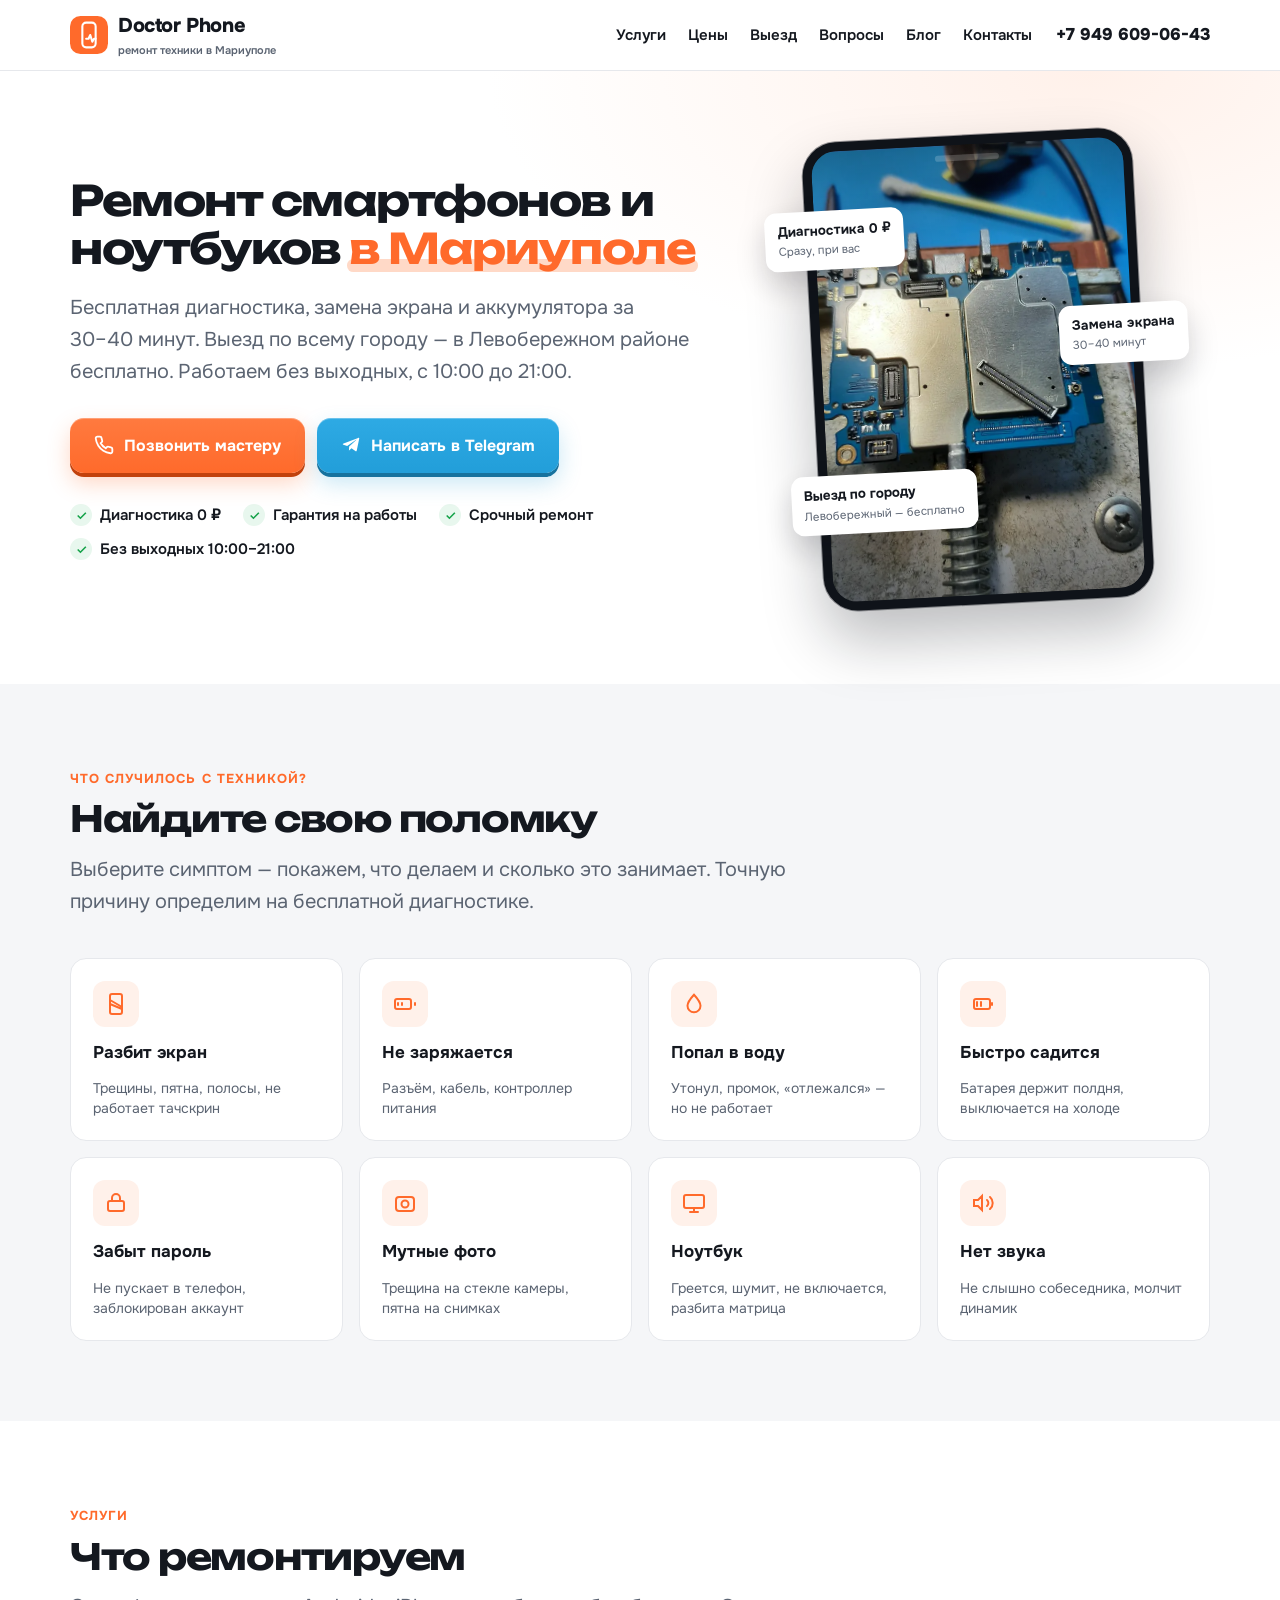
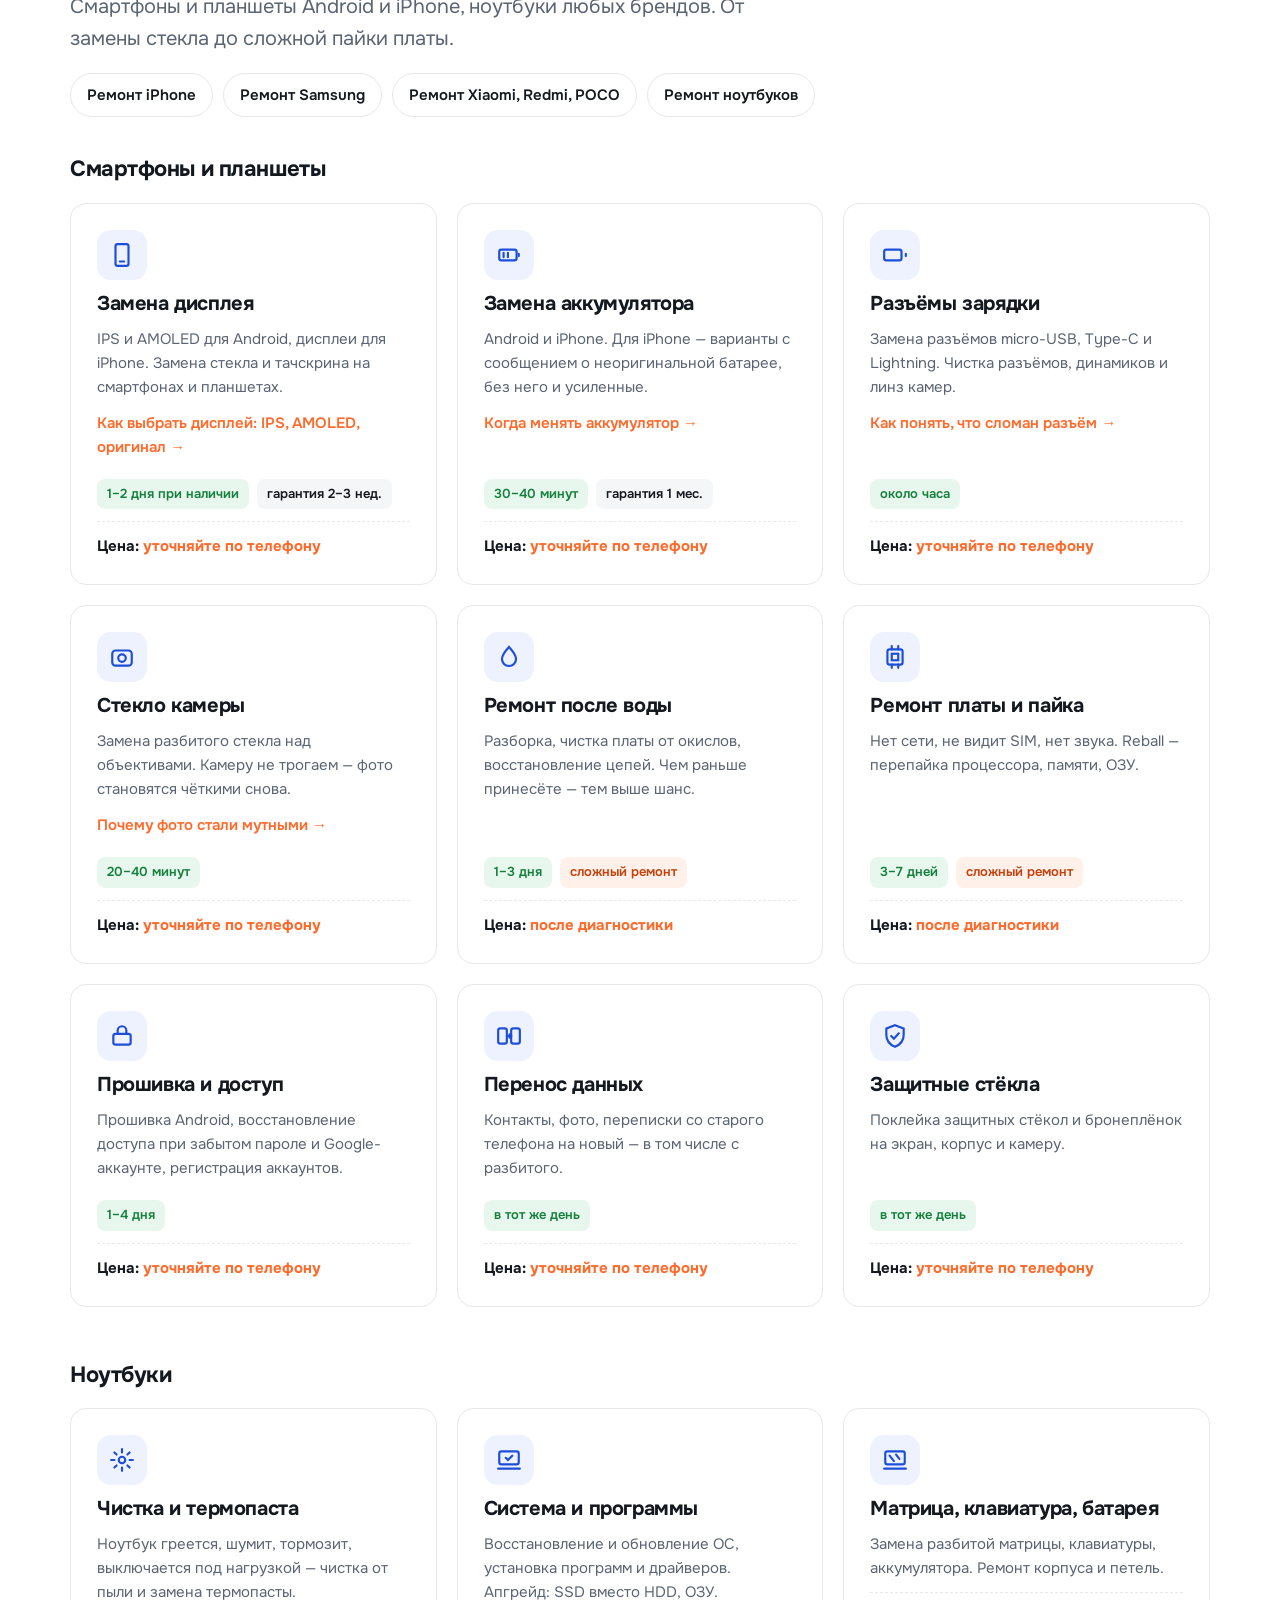
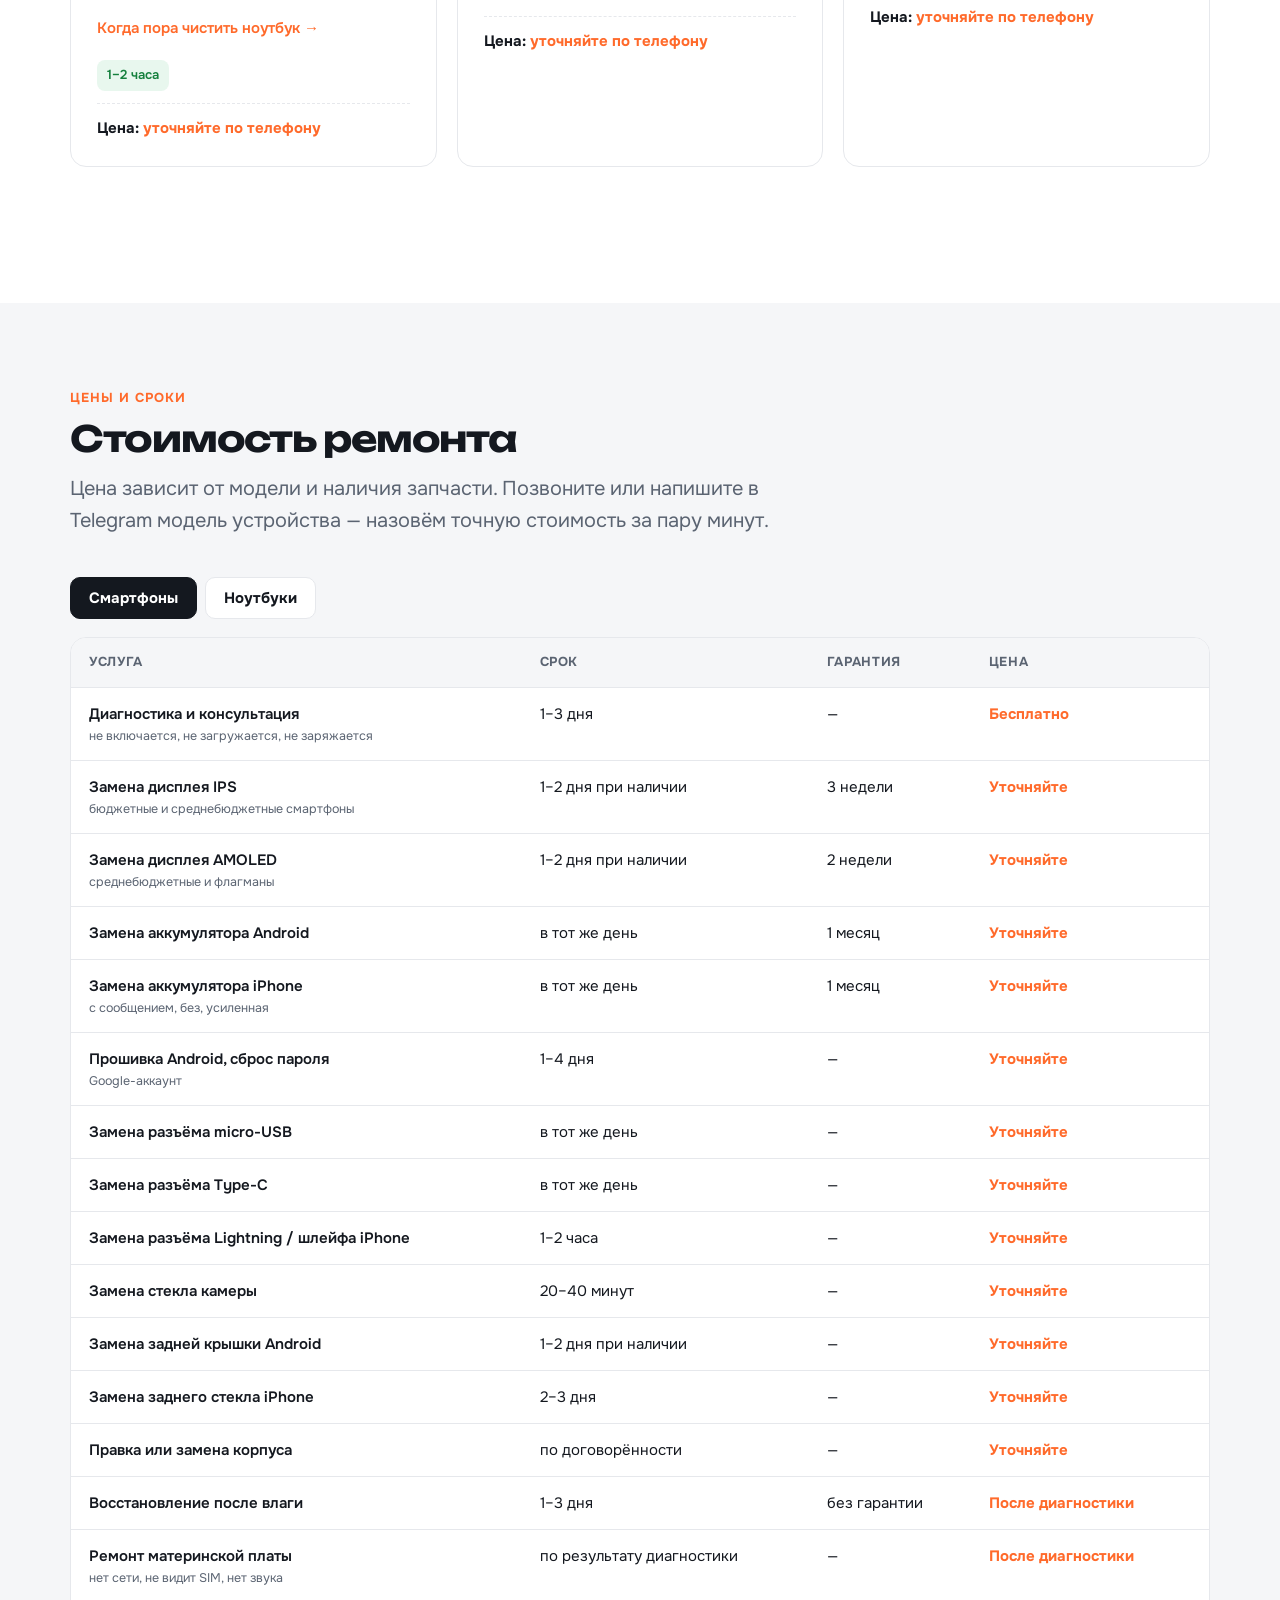
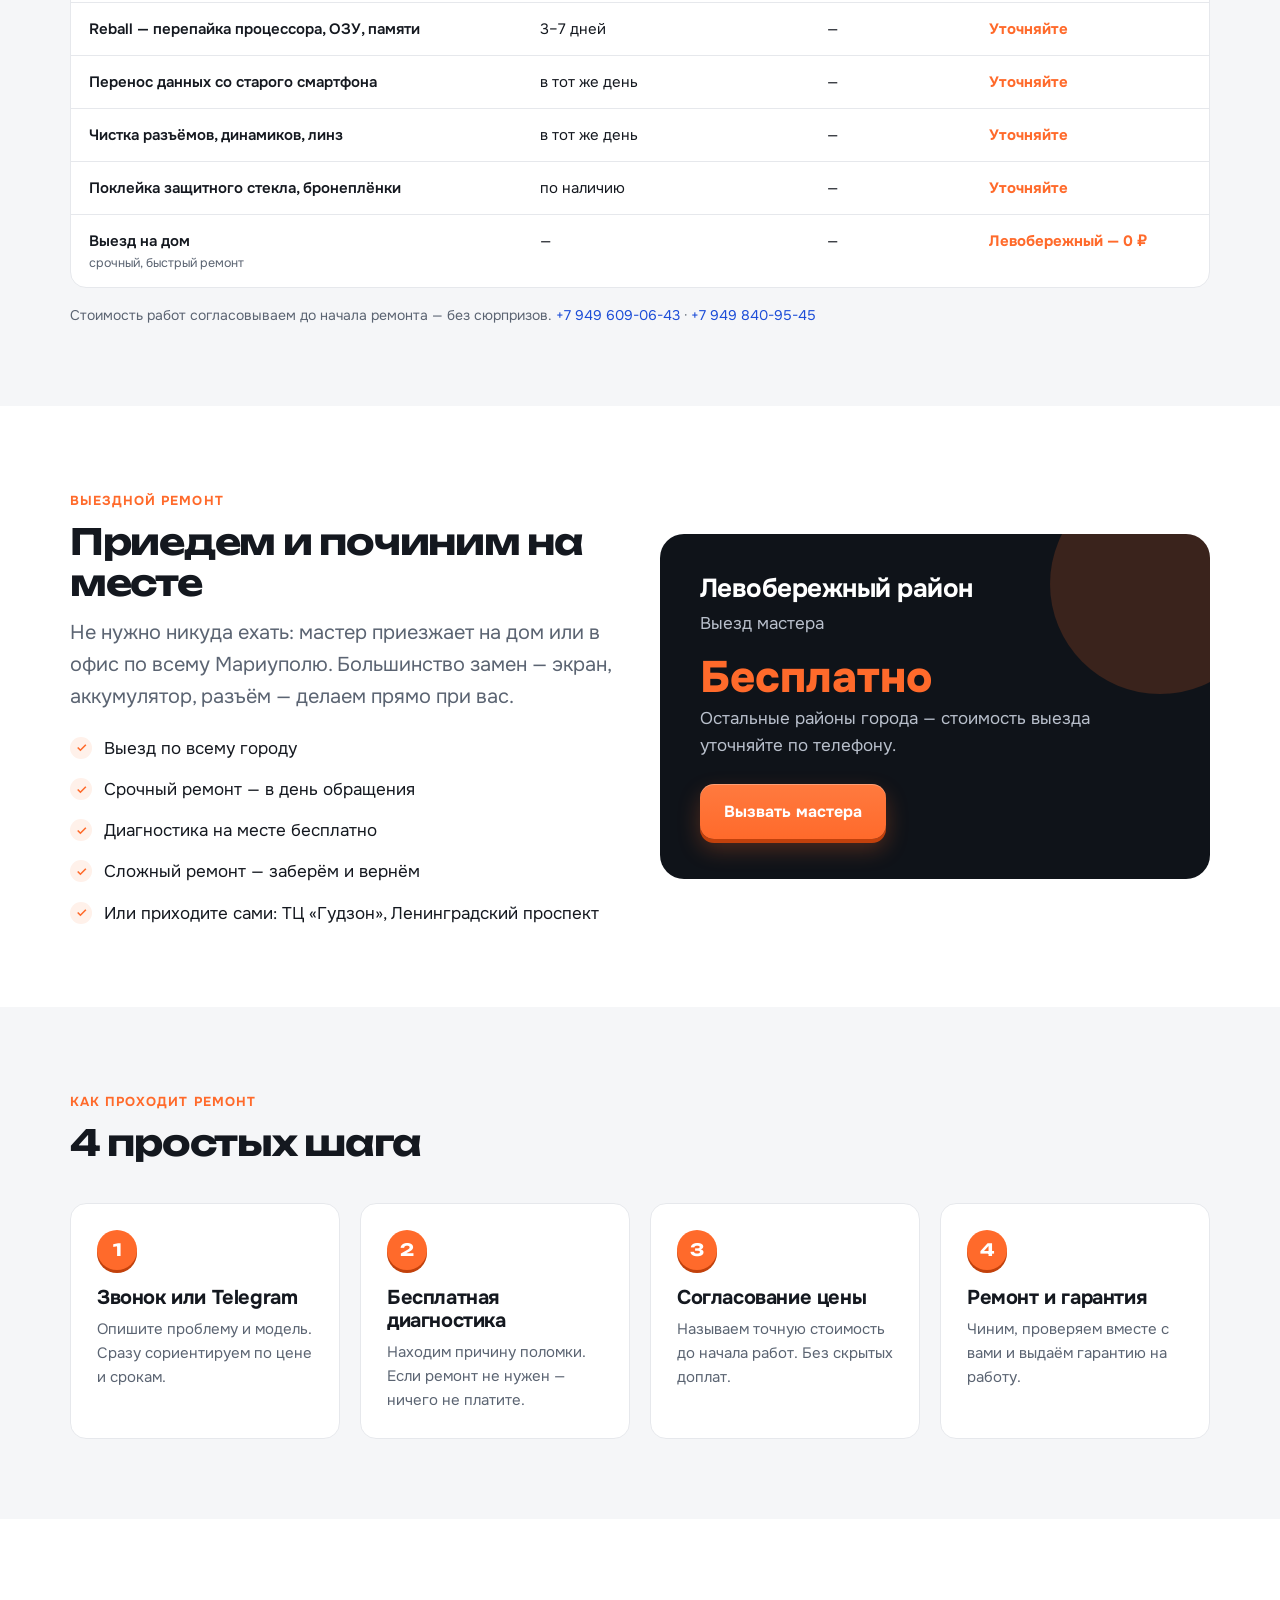
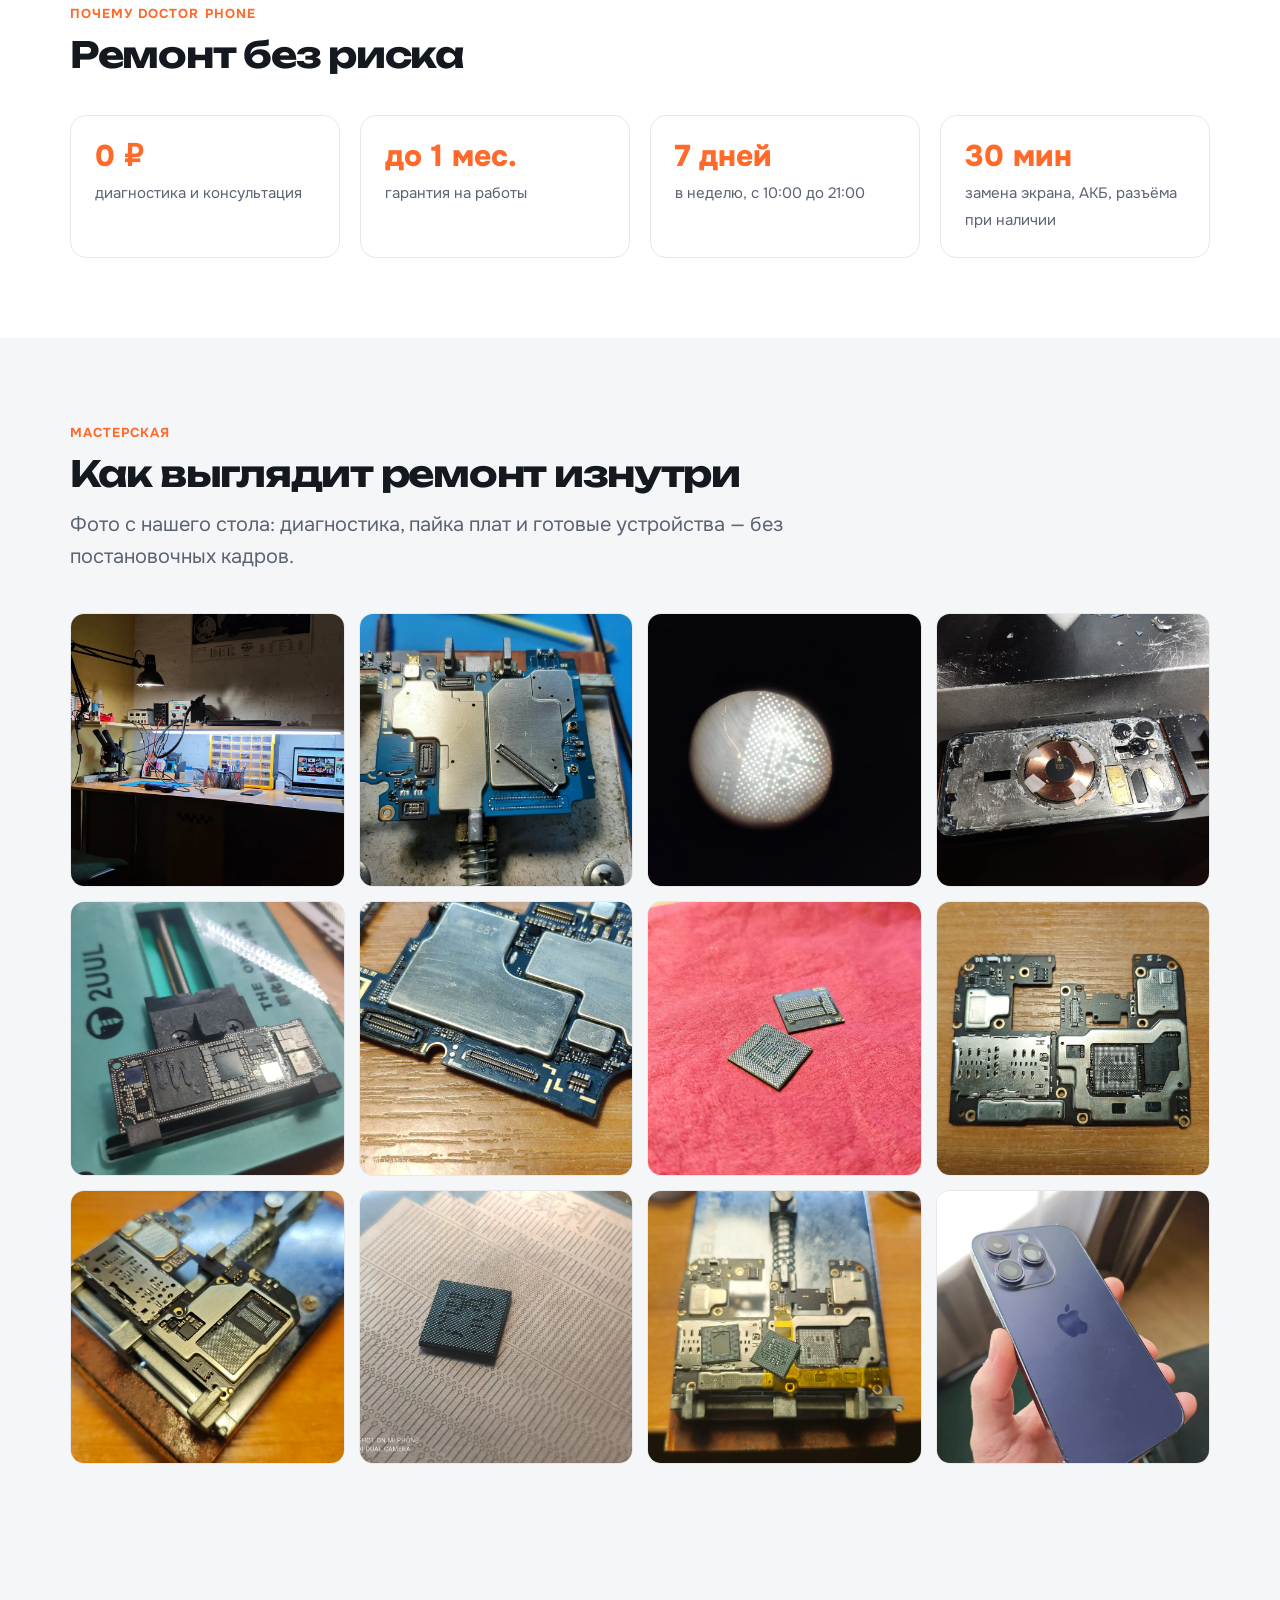
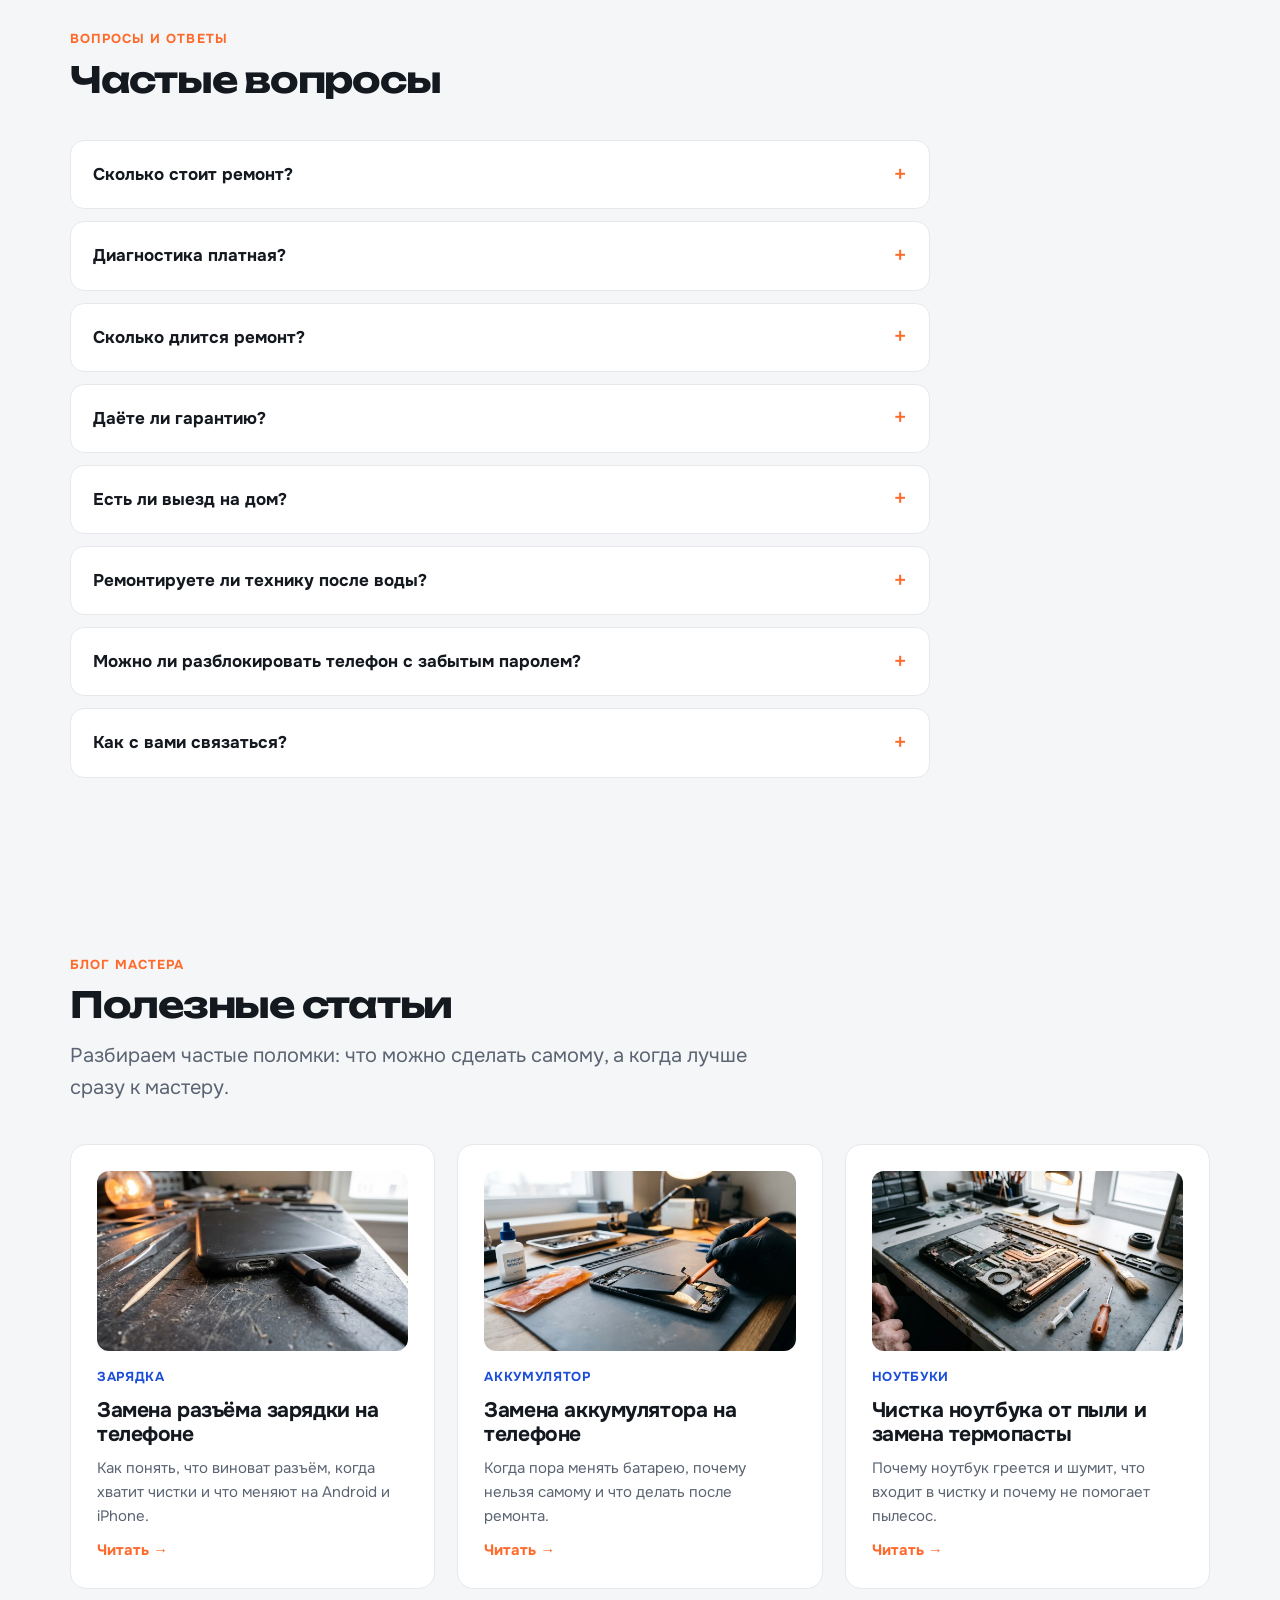
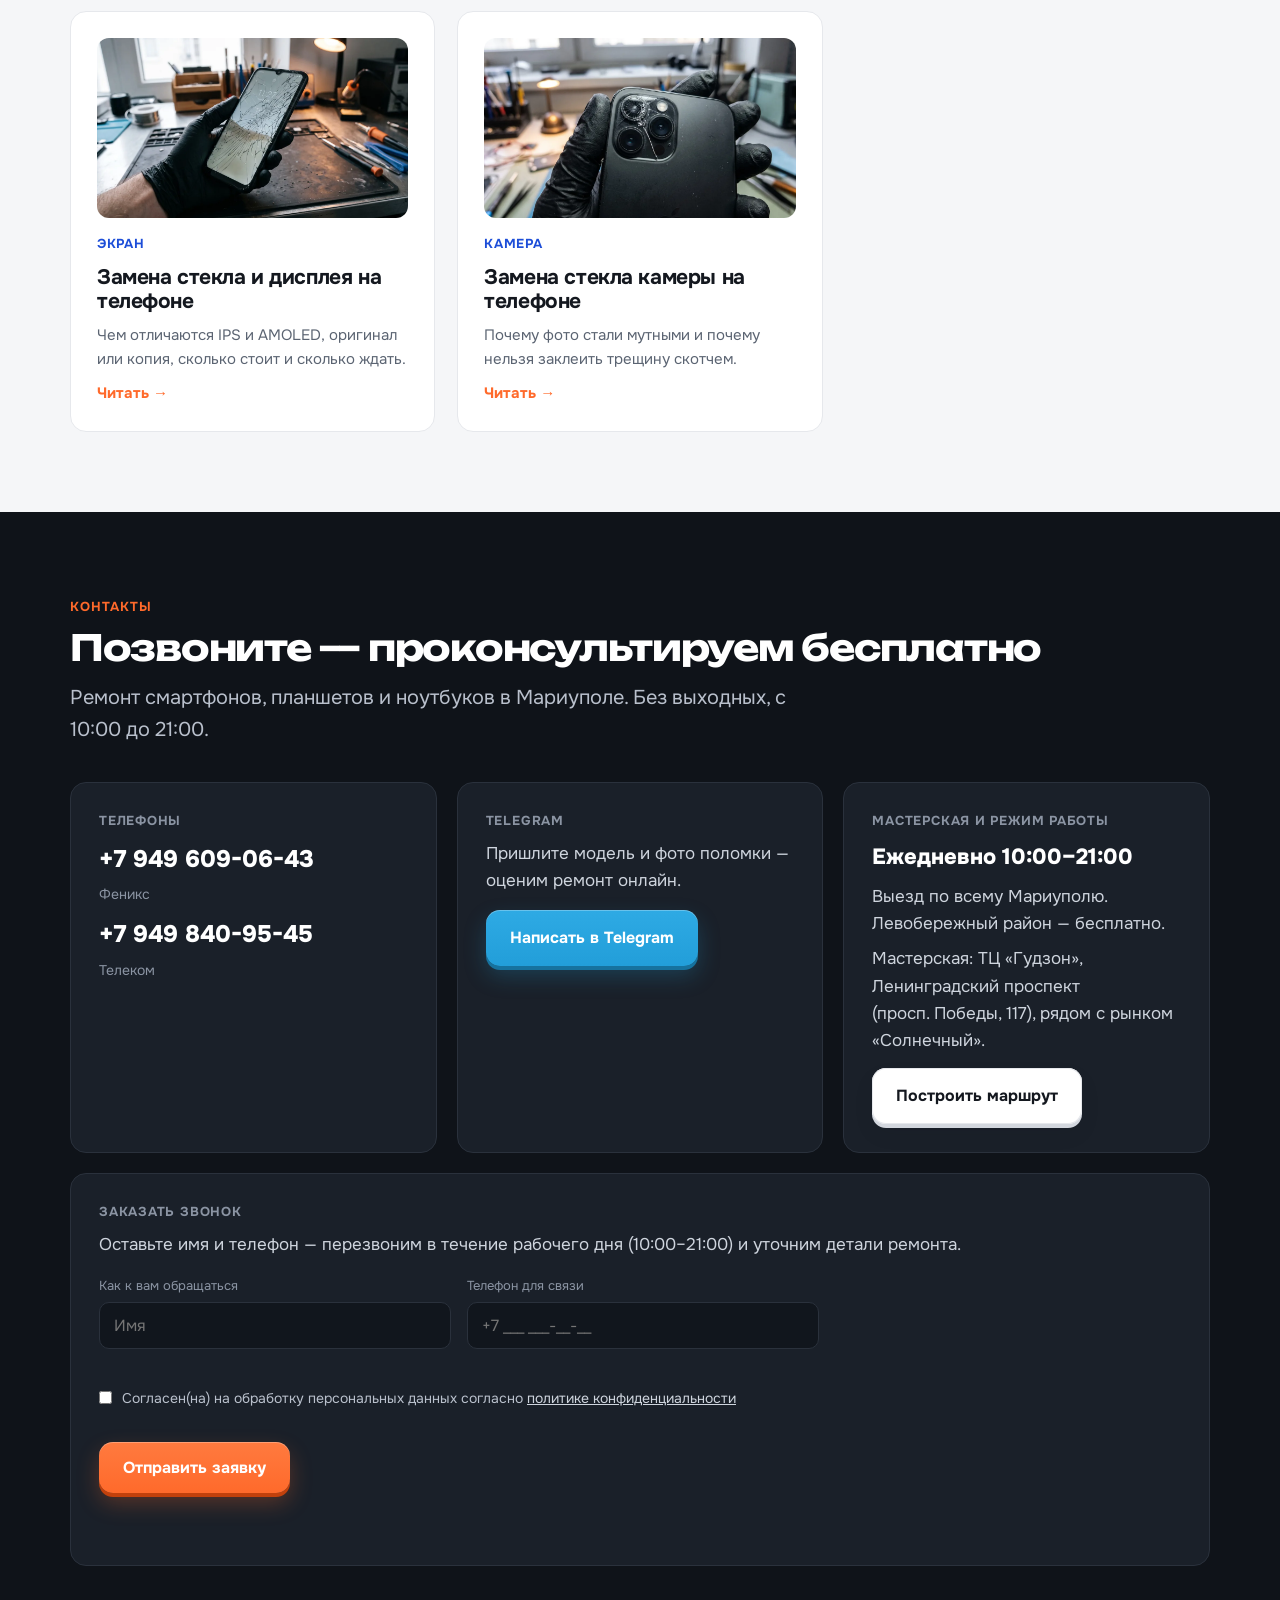
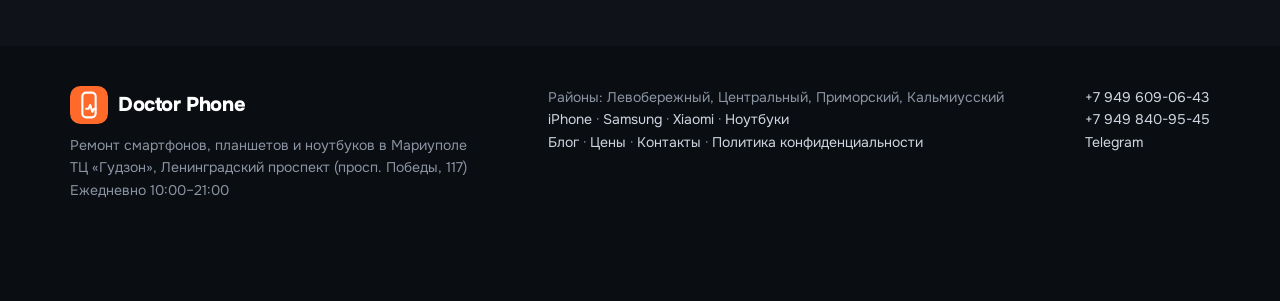
<file: index.html>
<!DOCTYPE html>
<html lang="ru">
<head>
<meta charset="utf-8">
<meta name="viewport" content="width=device-width, initial-scale=1">
<title>Ремонт телефонов и ноутбуков в Мариуполе, выезд мастера — Doctor Phone</title>
<meta name="description" content="Ремонт смартфонов, планшетов и ноутбуков в Мариуполе. Замена экрана и аккумулятора за 30–40 минут, ремонт после воды, пайка, прошивка. Бесплатная диагностика, выезд по городу, в Левобережном — бесплатно. Без выходных, 10:00–21:00.">
<link rel="canonical" href="https://drphone-mrpl.ru/">
<meta property="og:type" content="website">
<meta property="og:title" content="Ремонт телефонов и ноутбуков в Мариуполе — Doctor Phone">
<meta property="og:description" content="Бесплатная диагностика, срочный ремонт, выезд по всему городу. Левобережный район — бесплатно.">
<meta property="og:url" content="https://drphone-mrpl.ru/">
<meta property="og:locale" content="ru_RU">
<meta property="og:site_name" content="Doctor Phone">
<meta property="og:image" content="https://drphone-mrpl.ru/assets/og-image.jpg">
<meta property="og:image:width" content="1200">
<meta property="og:image:height" content="630">
<meta name="twitter:card" content="summary_large_image">
<meta name="theme-color" content="#ff6a2b">
<link rel="icon" href="assets/favicon.svg" type="image/svg+xml">
<link rel="preload" href="assets/fonts/unbounded-cyrillic-wght-normal.woff2" as="font" type="font/woff2" crossorigin>
<link rel="preload" href="assets/fonts/onest-cyrillic-wght-normal.woff2" as="font" type="font/woff2" crossorigin>
<link rel="stylesheet" href="assets/style.css">
<script type="application/ld+json">
{"@context": "https://schema.org", "@type": "LocalBusiness", "@id": "https://drphone-mrpl.ru/#business", "name": "Doctor Phone", "description": "Ремонт смартфонов, планшетов и ноутбуков в Мариуполе: замена дисплеев и аккумуляторов, ремонт после влаги, пайка, прошивка, перенос данных.", "url": "https://drphone-mrpl.ru/", "telephone": ["+7-949-609-06-43", "+7-949-840-95-45"], "priceRange": "Уточняйте по телефону", "areaServed": {"@type": "City", "name": "Мариуполь"}, "openingHoursSpecification": [{"@type": "OpeningHoursSpecification", "dayOfWeek": ["Monday", "Tuesday", "Wednesday", "Thursday", "Friday", "Saturday", "Sunday"], "opens": "10:00", "closes": "21:00"}], "sameAs": ["https://t.me/remont_telefonov_mariupol"], "image": ["https://drphone-mrpl.ru/assets/og-image.jpg", "https://drphone-mrpl.ru/assets/gallery/masterskaya.webp"], "address": {"@type": "PostalAddress", "streetAddress": "Ленинградский проспект (просп. Победы, 117), ТЦ «Гудзон»", "addressLocality": "Мариуполь", "addressCountry": "RU"}, "knowsAbout": ["ремонт смартфонов", "ремонт iPhone", "ремонт ноутбуков", "ремонт планшетов"], "hasOfferCatalog": {"@type": "OfferCatalog", "name": "Услуги ремонта", "itemListElement": [{"@type": "Offer", "itemOffered": {"@type": "Service", "name": "Замена дисплея", "description": "IPS и AMOLED для Android, дисплеи для iPhone. Замена стекла и тачскрина на смартфонах и планшетах.", "areaServed": {"@type": "City", "name": "Мариуполь"}}}, {"@type": "Offer", "itemOffered": {"@type": "Service", "name": "Замена аккумулятора", "description": "Android и iPhone. Для iPhone — варианты с сообщением о неоригинальной батарее, без него и усиленные.", "areaServed": {"@type": "City", "name": "Мариуполь"}}}, {"@type": "Offer", "itemOffered": {"@type": "Service", "name": "Разъёмы зарядки", "description": "Замена разъёмов micro-USB, Type-C и Lightning. Чистка разъёмов, динамиков и линз камер.", "areaServed": {"@type": "City", "name": "Мариуполь"}}}, {"@type": "Offer", "itemOffered": {"@type": "Service", "name": "Стекло камеры", "description": "Замена разбитого стекла над объективами. Камеру не трогаем — фото становятся чёткими снова.", "areaServed": {"@type": "City", "name": "Мариуполь"}}}, {"@type": "Offer", "itemOffered": {"@type": "Service", "name": "Ремонт после воды", "description": "Разборка, чистка платы от окислов, восстановление цепей. Чем раньше принесёте — тем выше шанс.", "areaServed": {"@type": "City", "name": "Мариуполь"}}}, {"@type": "Offer", "itemOffered": {"@type": "Service", "name": "Ремонт платы и пайка", "description": "Нет сети, не видит SIM, нет звука. Reball — перепайка процессора, памяти, ОЗУ.", "areaServed": {"@type": "City", "name": "Мариуполь"}}}, {"@type": "Offer", "itemOffered": {"@type": "Service", "name": "Прошивка и доступ", "description": "Прошивка Android, восстановление доступа при забытом пароле и Google-аккаунте, регистрация аккаунтов.", "areaServed": {"@type": "City", "name": "Мариуполь"}}}, {"@type": "Offer", "itemOffered": {"@type": "Service", "name": "Перенос данных", "description": "Контакты, фото, переписки со старого телефона на новый — в том числе с разбитого.", "areaServed": {"@type": "City", "name": "Мариуполь"}}}, {"@type": "Offer", "itemOffered": {"@type": "Service", "name": "Защитные стёкла", "description": "Поклейка защитных стёкол и бронеплёнок на экран, корпус и камеру.", "areaServed": {"@type": "City", "name": "Мариуполь"}}}, {"@type": "Offer", "itemOffered": {"@type": "Service", "name": "Чистка и термопаста", "description": "Ноутбук греется, шумит, тормозит, выключается под нагрузкой — чистка от пыли и замена термопасты.", "areaServed": {"@type": "City", "name": "Мариуполь"}}}, {"@type": "Offer", "itemOffered": {"@type": "Service", "name": "Система и программы", "description": "Восстановление и обновление ОС, установка программ и драйверов. Апгрейд: SSD вместо HDD, ОЗУ.", "areaServed": {"@type": "City", "name": "Мариуполь"}}}, {"@type": "Offer", "itemOffered": {"@type": "Service", "name": "Матрица, клавиатура, батарея", "description": "Замена разбитой матрицы, клавиатуры, аккумулятора. Ремонт корпуса и петель.", "areaServed": {"@type": "City", "name": "Мариуполь"}}}]}, "geo": {"@type": "GeoCoordinates", "latitude": 47.105232, "longitude": 37.6685}, "hasMap": "https://yandex.ru/maps/-/CXcmQ-7x"}
</script>
<script type="application/ld+json">
{"@context": "https://schema.org", "@type": "FAQPage", "mainEntity": [{"@type": "Question", "name": "Сколько стоит ремонт?", "acceptedAnswer": {"@type": "Answer", "text": "Стоимость зависит от модели и поломки, поэтому точную цену называем после бесплатной диагностики. Позвоните и опишите проблему — сориентируем по цене сразу."}}, {"@type": "Question", "name": "Диагностика платная?", "acceptedAnswer": {"@type": "Answer", "text": "Диагностика и консультация бесплатные. Если после диагностики вы решите не ремонтировать устройство, платить не нужно."}}, {"@type": "Question", "name": "Сколько длится ремонт?", "acceptedAnswer": {"@type": "Answer", "text": "Замена дисплея или аккумулятора при наличии запчасти — в день обращения, обычно от 30–40 минут. Сложный ремонт платы — от 1 до 3 дней, reball — до 7 дней."}}, {"@type": "Question", "name": "Даёте ли гарантию?", "acceptedAnswer": {"@type": "Answer", "text": "Да, на выполненные работы даём гарантию до 1 месяца в зависимости от услуги. На ремонт после попадания влаги гарантия не предоставляется."}}, {"@type": "Question", "name": "Есть ли выезд на дом?", "acceptedAnswer": {"@type": "Answer", "text": "Да, выезжаем по всему Мариуполю. В Левобережном районе выезд бесплатный, в остальных районах — по договорённости."}}, {"@type": "Question", "name": "Ремонтируете ли технику после воды?", "acceptedAnswer": {"@type": "Answer", "text": "Да. Разбираем устройство, очищаем плату от окислов, восстанавливаем контакты и цепи. Чем раньше принесёте устройство, тем выше шанс на восстановление."}}, {"@type": "Question", "name": "Можно ли разблокировать телефон с забытым паролем?", "acceptedAnswer": {"@type": "Answer", "text": "Да, помогаем восстановить доступ к устройству и Google-аккаунту. Работаем только с владельцами — понадобится подтверждение (коробка, чек или данные аккаунта)."}}, {"@type": "Question", "name": "Как с вами связаться?", "acceptedAnswer": {"@type": "Answer", "text": "Позвоните по телефону +7 949 609-06-43 или +7 949 840-95-45 либо напишите в Telegram. Работаем без выходных с 10:00 до 21:00."}}]}
</script>
<!-- Yandex.Metrika counter -->
<script>
(function(m,e,t,r,i,k,a){m[i]=m[i]||function(){(m[i].a=m[i].a||[]).push(arguments)};
m[i].l=1*new Date();
for (var j = 0; j < document.scripts.length; j++) {if (document.scripts[j].src === r) { return; }}
k=e.createElement(t),a=e.getElementsByTagName(t)[0],k.async=1,k.src=r,a.parentNode.insertBefore(k,a)})
(window, document, "script", "https://mc.yandex.ru/metrika/tag.js", "ym");
ym(114507236, "init", {clickmap:true, trackLinks:true, accurateTrackBounce:true, webvisor:true});
</script>
<!-- /Yandex.Metrika counter -->
</head>
<body>
<noscript><div><img src="https://mc.yandex.ru/watch/114507236" style="position:absolute;left:-9999px" alt=""></div></noscript>

<header class="header">
  <div class="container">
    <a class="logo" href="index.html">
      <svg viewBox="0 0 40 40" fill="none" aria-hidden="true"><rect width="40" height="40" rx="11" fill="#ff6a2b"/><rect x="13" y="7" width="14" height="26" rx="4" stroke="#fff" stroke-width="2.2"/><path d="M17 24h2.5l1.8-4 2.2 7 1.8-3h1.7" stroke="#fff" stroke-width="2.2" stroke-linecap="round" stroke-linejoin="round"/></svg>
      <span>Doctor Phone<small>ремонт техники в Мариуполе</small></span>
    </a>
    <nav class="nav" id="nav">
      <a href="#services">Услуги</a><a href="#price">Цены</a><a href="#visit">Выезд</a>
      <a href="#faq">Вопросы</a><a href="blog/index.html">Блог</a><a href="#contacts">Контакты</a>
    </nav>
    <a class="header-phone" href="tel:+79496090643">+7 949 609-06-43</a>
    <button class="burger" aria-label="Меню"><span></span><span></span><span></span></button>
  </div>
</header>

<main>

<section class="hero">
  <div class="container">
    <div>
      <h1>Ремонт смартфонов и ноутбуков <span>в Мариуполе</span></h1>
      <p class="lead">Бесплатная диагностика, замена экрана и аккумулятора за <span style="white-space:nowrap">30–40 минут</span>. Выезд по всему городу — в Левобережном районе бесплатно. Работаем без выходных, с 10:00 до 21:00.</p>
      <div class="hero-btns">
        <a class="btn btn-primary" href="tel:+79496090643">
          <svg viewBox="0 0 24 24" fill="none" stroke="currentColor" stroke-width="2.2" stroke-linecap="round"><path d="M22 16.9v3a2 2 0 01-2.2 2 19.8 19.8 0 01-8.6-3.1 19.5 19.5 0 01-6-6A19.8 19.8 0 012.1 4.2 2 2 0 014.1 2h3a2 2 0 012 1.7c.1 1 .4 1.9.7 2.8a2 2 0 01-.5 2.1L8.1 9.9a16 16 0 006 6l1.3-1.3a2 2 0 012.1-.5c.9.3 1.8.6 2.8.7a2 2 0 011.7 2z"/></svg>
          Позвонить мастеру
        </a>
        <a class="btn btn-tg" href="https://t.me/remont_telefonov_mariupol" target="_blank" rel="noopener">
          <svg viewBox="0 0 24 24" fill="currentColor"><path d="M21.9 4.3l-3 14.2c-.2 1-.8 1.3-1.7.8l-4.6-3.4-2.2 2.1c-.3.3-.5.5-.9.5l.3-4.7 8.5-7.7c.4-.3-.1-.5-.6-.2L7.4 13.1l-4.5-1.4c-1-.3-1-1 .2-1.4l17.5-6.8c.8-.3 1.5.2 1.3 1.3z"/></svg>
          Написать в Telegram
        </a>
      </div>
      <ul class="badges">
        <li>Диагностика 0 ₽</li><li>Гарантия на работы</li><li>Срочный ремонт</li><li>Без выходных 10:00–21:00</li>
      </ul>
    </div>
    <div class="hero-visual">
      <div class="phone-card">
        <div class="phone-notch"></div>
        <div class="chip chip-1"><b>Диагностика 0 ₽</b><span>Сразу, при вас</span></div>
        <div class="chip chip-2"><b>Замена экрана</b><span>30–40 минут</span></div>
        <div class="chip chip-3"><b>Выезд по городу</b><span>Левобережный — бесплатно</span></div>
      </div>
    </div>
  </div>
</section>

<section class="soft" id="problems">
  <div class="container">
    <div class="sec-head">
      <span class="eyebrow">Что случилось с техникой?</span>
      <h2>Найдите свою поломку</h2>
      <p class="lead">Выберите симптом — покажем, что делаем и сколько это занимает. Точную причину определим на бесплатной диагностике.</p>
    </div>
    <div class="symptoms">
      <a class="symptom" href="blog/zamena-stekla-displeya/">
        <div class="ic"><svg viewBox="0 0 24 24"><rect x="6" y="2" width="12" height="20" rx="2"/><path d="M6 8l12 7M6 12l12 5"/></svg></div>
        <b>Разбит экран</b><small>Трещины, пятна, полосы, не работает тачскрин</small>
      </a>
      <a class="symptom" href="blog/zamena-razema-zaryadki/">
        <div class="ic"><svg viewBox="0 0 24 24"><rect x="2" y="7" width="16" height="10" rx="2"/><path d="M22 11v2M5 11v2M9 11v2"/></svg></div>
        <b>Не заряжается</b><small>Разъём, кабель, контроллер питания</small>
      </a>
      <a class="symptom" href="#services">
        <div class="ic"><svg viewBox="0 0 24 24"><path d="M12 2.7s6.5 7 6.5 11.1a6.5 6.5 0 01-13 0C5.5 9.7 12 2.7 12 2.7z"/></svg></div>
        <b>Попал в воду</b><small>Утонул, промок, «отлежался» — но не работает</small>
      </a>
      <a class="symptom" href="blog/zamena-akkumulyatora/">
        <div class="ic"><svg viewBox="0 0 24 24"><rect x="3" y="7" width="16" height="10" rx="2"/><path d="M21 11v2M6 10v4M10 10v4"/></svg></div>
        <b>Быстро садится</b><small>Батарея держит полдня, выключается на холоде</small>
      </a>
      <a class="symptom" href="#services">
        <div class="ic"><svg viewBox="0 0 24 24"><rect x="4" y="10" width="16" height="10" rx="2"/><path d="M8 10V7a4 4 0 018 0v3"/></svg></div>
        <b>Забыт пароль</b><small>Не пускает в телефон, заблокирован аккаунт</small>
      </a>
      <a class="symptom" href="blog/zamena-stekla-kamery/">
        <div class="ic"><svg viewBox="0 0 24 24"><rect x="3" y="6" width="18" height="14" rx="3"/><circle cx="12" cy="13" r="3.5"/></svg></div>
        <b>Мутные фото</b><small>Трещина на стекле камеры, пятна на снимках</small>
      </a>
      <a class="symptom" href="blog/chistka-noutbuka/">
        <div class="ic"><svg viewBox="0 0 24 24"><rect x="2" y="4" width="20" height="13" rx="2"/><path d="M8 21h8M12 17v4"/></svg></div>
        <b>Ноутбук</b><small>Греется, шумит, не включается, разбита матрица</small>
      </a>
      <a class="symptom" href="#services">
        <div class="ic"><svg viewBox="0 0 24 24"><path d="M11 5L7 9H3v6h4l4 4zM16 9a4 4 0 010 6"/><path d="M19 6a8 8 0 010 12"/></svg></div>
        <b>Нет звука</b><small>Не слышно собеседника, молчит динамик</small>
      </a>
    </div>
  </div>
</section>

<section id="services">
  <div class="container">
    <div class="sec-head">
      <span class="eyebrow">Услуги</span>
      <h2>Что ремонтируем</h2>
      <p class="lead">Смартфоны и планшеты Android и iPhone, ноутбуки любых брендов. От замены стекла до сложной пайки платы.</p>
    
      <nav class="brand-links" aria-label="Ремонт по брендам"><a href="uslugi/remont-iphone/">Ремонт iPhone</a><a href="uslugi/remont-samsung/">Ремонт Samsung</a><a href="uslugi/remont-xiaomi/">Ремонт Xiaomi, Redmi, POCO</a><a href="uslugi/remont-noutbukov/">Ремонт ноутбуков</a></nav>
    </div>

    <h3 class="subhead">Смартфоны и планшеты</h3>
    <div class="cards">
      <article class="card">
        <div class="ic"><svg viewBox="0 0 24 24"><rect x="6" y="2" width="12" height="20" rx="2"/><path d="M10 18h4"/></svg></div>
        <h3>Замена дисплея</h3>
        <p>IPS и AMOLED для Android, дисплеи для iPhone. Замена стекла и тачскрина на смартфонах и планшетах.</p>
        <a class="card-link" href="blog/zamena-stekla-displeya/">Как выбрать дисплей: IPS, AMOLED, оригинал →</a>
        <div class="meta"><span class="tag g">1–2 дня при наличии</span><span class="tag">гарантия 2–3 нед.</span></div>
        <div class="price">Цена: <a href="tel:+79496090643">уточняйте по телефону</a></div>
      </article>
      <article class="card">
        <div class="ic"><svg viewBox="0 0 24 24"><rect x="3" y="7" width="16" height="10" rx="2"/><path d="M21 11v2M7 10v4M11 10v4"/></svg></div>
        <h3>Замена аккумулятора</h3>
        <p>Android и iPhone. Для iPhone — варианты с сообщением о неоригинальной батарее, без него и усиленные.</p>
        <a class="card-link" href="blog/zamena-akkumulyatora/">Когда менять аккумулятор →</a>
        <div class="meta"><span class="tag g">30–40 минут</span><span class="tag">гарантия 1 мес.</span></div>
        <div class="price">Цена: <a href="tel:+79496090643">уточняйте по телефону</a></div>
      </article>
      <article class="card">
        <div class="ic"><svg viewBox="0 0 24 24"><rect x="2" y="7" width="16" height="10" rx="2"/><path d="M22 11v2"/></svg></div>
        <h3>Разъёмы зарядки</h3>
        <p>Замена разъёмов micro-USB, Type-C и Lightning. Чистка разъёмов, динамиков и линз камер.</p>
        <a class="card-link" href="blog/zamena-razema-zaryadki/">Как понять, что сломан разъём →</a>
        <div class="meta"><span class="tag g">около часа</span></div>
        <div class="price">Цена: <a href="tel:+79496090643">уточняйте по телефону</a></div>
      </article>
      <article class="card">
        <div class="ic"><svg viewBox="0 0 24 24"><rect x="3" y="6" width="18" height="14" rx="3"/><circle cx="12" cy="13" r="3.5"/></svg></div>
        <h3>Стекло камеры</h3>
        <p>Замена разбитого стекла над объективами. Камеру не трогаем — фото становятся чёткими снова.</p>
        <a class="card-link" href="blog/zamena-stekla-kamery/">Почему фото стали мутными →</a>
        <div class="meta"><span class="tag g">20–40 минут</span></div>
        <div class="price">Цена: <a href="tel:+79496090643">уточняйте по телефону</a></div>
      </article>
      <article class="card">
        <div class="ic"><svg viewBox="0 0 24 24"><path d="M12 2.7s6.5 7 6.5 11.1a6.5 6.5 0 01-13 0C5.5 9.7 12 2.7 12 2.7z"/></svg></div>
        <h3>Ремонт после воды</h3>
        <p>Разборка, чистка платы от окислов, восстановление цепей. Чем раньше принесёте — тем выше шанс.</p>
        <div class="meta"><span class="tag g">1–3 дня</span><span class="tag o">сложный ремонт</span></div>
        <div class="price">Цена: <a href="tel:+79496090643">после диагностики</a></div>
      </article>
      <article class="card">
        <div class="ic"><svg viewBox="0 0 24 24"><rect x="5" y="5" width="14" height="14" rx="2"/><rect x="9" y="9" width="6" height="6"/><path d="M9 2v3M15 2v3M9 19v3M15 19v3"/></svg></div>
        <h3>Ремонт платы и пайка</h3>
        <p>Нет сети, не видит SIM, нет звука. Reball — перепайка процессора, памяти, ОЗУ.</p>
        <div class="meta"><span class="tag g">3–7 дней</span><span class="tag o">сложный ремонт</span></div>
        <div class="price">Цена: <a href="tel:+79496090643">после диагностики</a></div>
      </article>
      <article class="card">
        <div class="ic"><svg viewBox="0 0 24 24"><rect x="4" y="10" width="16" height="10" rx="2"/><path d="M8 10V7a4 4 0 018 0v3"/></svg></div>
        <h3>Прошивка и доступ</h3>
        <p>Прошивка Android, восстановление доступа при забытом пароле и Google-аккаунте, регистрация аккаунтов.</p>
        <div class="meta"><span class="tag g">1–4 дня</span></div>
        <div class="price">Цена: <a href="tel:+79496090643">уточняйте по телефону</a></div>
      </article>
      <article class="card">
        <div class="ic"><svg viewBox="0 0 24 24"><rect x="2" y="5" width="8" height="14" rx="2"/><rect x="14" y="5" width="8" height="14" rx="2"/><path d="M10 12h4M12.5 10.5L14 12l-1.5 1.5"/></svg></div>
        <h3>Перенос данных</h3>
        <p>Контакты, фото, переписки со старого телефона на новый — в том числе с разбитого.</p>
        <div class="meta"><span class="tag g">в тот же день</span></div>
        <div class="price">Цена: <a href="tel:+79496090643">уточняйте по телефону</a></div>
      </article>
      <article class="card">
        <div class="ic"><svg viewBox="0 0 24 24"><path d="M12 2l8 3v6c0 5-3.5 9-8 11-4.5-2-8-6-8-11V5z"/><path d="M8.5 12l2.5 2.5 4.5-5"/></svg></div>
        <h3>Защитные стёкла</h3>
        <p>Поклейка защитных стёкол и бронеплёнок на экран, корпус и камеру.</p>
        <div class="meta"><span class="tag g">в тот же день</span></div>
        <div class="price">Цена: <a href="tel:+79496090643">уточняйте по телефону</a></div>
      </article>
    </div>

    <h3 class="subhead">Ноутбуки</h3>
    <div class="cards">
      <article class="card">
        <div class="ic"><svg viewBox="0 0 24 24"><circle cx="12" cy="12" r="3"/><path d="M12 2v3M12 19v3M2 12h3M19 12h3M5 5l2 2M17 17l2 2M5 19l2-2M17 7l2-2"/></svg></div>
        <h3>Чистка и термопаста</h3>
        <p>Ноутбук греется, шумит, тормозит, выключается под нагрузкой — чистка от пыли и замена термопасты.</p>
        <a class="card-link" href="blog/chistka-noutbuka/">Когда пора чистить ноутбук →</a>
        <div class="meta"><span class="tag g">1–2 часа</span></div>
        <div class="price">Цена: <a href="tel:+79496090643">уточняйте по телефону</a></div>
      </article>
      <article class="card">
        <div class="ic"><svg viewBox="0 0 24 24"><rect x="3" y="4" width="18" height="12" rx="2"/><path d="M2 20h20M9 10l2 2 4-4"/></svg></div>
        <h3>Система и программы</h3>
        <p>Восстановление и обновление ОС, установка программ и драйверов. Апгрейд: SSD вместо HDD, ОЗУ.</p>
        <div class="price">Цена: <a href="tel:+79496090643">уточняйте по телефону</a></div>
      </article>
      <article class="card">
        <div class="ic"><svg viewBox="0 0 24 24"><rect x="3" y="4" width="18" height="12" rx="2"/><path d="M2 20h20M7 8l4 5M13 7l3 4"/></svg></div>
        <h3>Матрица, клавиатура, батарея</h3>
        <p>Замена разбитой матрицы, клавиатуры, аккумулятора. Ремонт корпуса и петель.</p>
        <div class="price">Цена: <a href="tel:+79496090643">уточняйте по телефону</a></div>
      </article>
    </div>
  </div>
</section>

<section class="soft" id="price">
  <div class="container">
    <div class="sec-head">
      <span class="eyebrow">Цены и сроки</span>
      <h2>Стоимость ремонта</h2>
      <p class="lead">Цена зависит от модели и наличия запчасти. Позвоните или напишите в Telegram модель устройства — назовём точную стоимость за пару минут.</p>
    </div>
    <div class="tabs">
      <button class="tab active" data-target="p-phone">Смартфоны</button>
      <button class="tab" data-target="p-laptop">Ноутбуки</button>
    </div>
    <div class="table-wrap price-panel" id="p-phone">
      <table>
        <thead><tr><th>Услуга</th><th>Срок</th><th>Гарантия</th><th>Цена</th></tr></thead>
        <tbody>
          <tr><td>Диагностика и консультация<small>не включается, не загружается, не заряжается</small></td><td>1–3 дня</td><td>—</td><td class="p">Бесплатно</td></tr>
          <tr><td>Замена дисплея IPS<small>бюджетные и среднебюджетные смартфоны</small></td><td>1–2 дня при наличии</td><td>3 недели</td><td class="p">Уточняйте</td></tr>
          <tr><td>Замена дисплея AMOLED<small>среднебюджетные и флагманы</small></td><td>1–2 дня при наличии</td><td>2 недели</td><td class="p">Уточняйте</td></tr>
          <tr><td>Замена аккумулятора Android</td><td>в тот же день</td><td>1 месяц</td><td class="p">Уточняйте</td></tr>
          <tr><td>Замена аккумулятора iPhone<small>с сообщением, без, усиленная</small></td><td>в тот же день</td><td>1 месяц</td><td class="p">Уточняйте</td></tr>
          <tr><td>Прошивка Android, сброс пароля<small>Google-аккаунт</small></td><td>1–4 дня</td><td>—</td><td class="p">Уточняйте</td></tr>
          <tr><td>Замена разъёма micro-USB</td><td>в тот же день</td><td>—</td><td class="p">Уточняйте</td></tr>
          <tr><td>Замена разъёма Type-C</td><td>в тот же день</td><td>—</td><td class="p">Уточняйте</td></tr>
          <tr><td>Замена разъёма Lightning / шлейфа iPhone</td><td>1–2 часа</td><td>—</td><td class="p">Уточняйте</td></tr>
          <tr><td>Замена стекла камеры</td><td>20–40 минут</td><td>—</td><td class="p">Уточняйте</td></tr>
          <tr><td>Замена задней крышки Android</td><td>1–2 дня при наличии</td><td>—</td><td class="p">Уточняйте</td></tr>
          <tr><td>Замена заднего стекла iPhone</td><td>2–3 дня</td><td>—</td><td class="p">Уточняйте</td></tr>
          <tr><td>Правка или замена корпуса</td><td>по договорённости</td><td>—</td><td class="p">Уточняйте</td></tr>
          <tr><td>Восстановление после влаги</td><td>1–3 дня</td><td>без гарантии</td><td class="p">После диагностики</td></tr>
          <tr><td>Ремонт материнской платы<small>нет сети, не видит SIM, нет звука</small></td><td>по результату диагностики</td><td>—</td><td class="p">После диагностики</td></tr>
          <tr><td>Reball — перепайка процессора, ОЗУ, памяти</td><td>3–7 дней</td><td>—</td><td class="p">Уточняйте</td></tr>
          <tr><td>Перенос данных со старого смартфона</td><td>в тот же день</td><td>—</td><td class="p">Уточняйте</td></tr>
          <tr><td>Чистка разъёмов, динамиков, линз</td><td>в тот же день</td><td>—</td><td class="p">Уточняйте</td></tr>
          <tr><td>Поклейка защитного стекла, бронеплёнки</td><td>по наличию</td><td>—</td><td class="p">Уточняйте</td></tr>
          <tr><td>Выезд на дом<small>срочный, быстрый ремонт</small></td><td>—</td><td>—</td><td class="p">Левобережный — 0 ₽</td></tr>
        </tbody>
      </table>
    </div>
    <div class="table-wrap price-panel" id="p-laptop" hidden>
      <table>
        <thead><tr><th>Услуга</th><th>Цена</th></tr></thead>
        <tbody>
          <tr><td>Чистка от пыли, замена термопасты</td><td class="p">Уточняйте</td></tr>
          <tr><td>Восстановление системы, настройка, установка ПО и драйверов</td><td class="p">Уточняйте</td></tr>
          <tr><td>Замена матрицы</td><td class="p">Уточняйте</td></tr>
          <tr><td>Замена клавиатуры</td><td class="p">Уточняйте</td></tr>
          <tr><td>Замена батареи</td><td class="p">Уточняйте</td></tr>
          <tr><td>Ремонт корпуса<small>петли, крепления</small></td><td class="p">После диагностики</td></tr>
          <tr><td>Апгрейд<small>HDD на SSD, замена ОЗУ</small></td><td class="p">Уточняйте</td></tr>
        </tbody>
      </table>
    </div>
    <p class="note">Стоимость работ согласовываем до начала ремонта — без сюрпризов. <a href="tel:+79496090643">+7 949 609-06-43</a> · <a href="tel:+79498409545">+7 949 840-95-45</a></p>
  </div>
</section>

<section id="visit">
  <div class="container visit">
    <div>
      <span class="eyebrow">Выездной ремонт</span>
      <h2>Приедем и починим на месте</h2>
      <p class="lead">Не нужно никуда ехать: мастер приезжает на дом или в офис по всему Мариуполю. Большинство замен — экран, аккумулятор, разъём — делаем прямо при вас.</p>
      <ul class="checks">
        <li>Выезд по всему городу</li>
        <li>Срочный ремонт — в день обращения</li>
        <li>Диагностика на месте бесплатно</li>
        <li>Сложный ремонт — заберём и вернём</li>
        <li>Или приходите сами: ТЦ «Гудзон», Ленинградский проспект</li>
      </ul>
    </div>
    <div class="visit-box">
      <h3>Левобережный район</h3>
      <p>Выезд мастера</p>
      <div class="big">Бесплатно</div>
      <p>Остальные районы города — стоимость выезда уточняйте по телефону.</p>
      <a class="btn btn-primary" style="margin-top:24px" href="tel:+79496090643">Вызвать мастера</a>
    </div>
  </div>
</section>

<section class="soft" id="how">
  <div class="container">
    <div class="sec-head">
      <span class="eyebrow">Как проходит ремонт</span>
      <h2>4 простых шага</h2>
    </div>
    <div class="steps">
      <div class="step"><h3>Звонок или Telegram</h3><p>Опишите проблему и модель. Сразу сориентируем по цене и срокам.</p></div>
      <div class="step"><h3>Бесплатная диагностика</h3><p>Находим причину поломки. Если ремонт не нужен — ничего не платите.</p></div>
      <div class="step"><h3>Согласование цены</h3><p>Называем точную стоимость до начала работ. Без скрытых доплат.</p></div>
      <div class="step"><h3>Ремонт и гарантия</h3><p>Чиним, проверяем вместе с вами и выдаём гарантию на работу.</p></div>
    </div>
  </div>
</section>

<section>
  <div class="container">
    <div class="sec-head">
      <span class="eyebrow">Почему Doctor Phone</span>
      <h2>Ремонт без риска</h2>
    </div>
    <div class="guar">
      <div><b>0 ₽</b><span>диагностика и консультация</span></div>
      <div><b>до 1 мес.</b><span>гарантия на работы</span></div>
      <div><b>7 дней</b><span>в неделю, с 10:00 до 21:00</span></div>
      <div><b>30 мин</b><span>замена экрана, АКБ, разъёма при наличии</span></div>
    </div>
  </div>
</section>

<section class="soft" id="gallery">
  <div class="container">
    <div class="sec-head">
      <span class="eyebrow">Мастерская</span>
      <h2>Как выглядит ремонт изнутри</h2>
      <p class="lead">Фото с нашего стола: диагностика, пайка плат и готовые устройства — без постановочных кадров.</p>
    </div>
    <div class="gallery">
      <div class="g-item"><img src="assets/gallery/masterskaya.webp" alt="Рабочее место мастера Doctor Phone: паяльная станция и микроскоп" loading="lazy" width="900" height="900"></div>
      <div class="g-item"><img src="assets/gallery/payka-platy.webp" alt="Пайка материнской платы смартфона на термофене" loading="lazy" width="900" height="900"></div>
      <div class="g-item"><img src="assets/gallery/mikroskop.webp" alt="Контактные площадки платы под микроскопом" loading="lazy" width="900" height="900"></div>
      <div class="g-item"><img src="assets/gallery/zadnee-steklo-iphone.webp" alt="Замена заднего стекла iPhone: корпус в держателе после снятия стекла" loading="lazy" width="900" height="900"></div>
      <div class="g-item"><img src="assets/gallery/plata-iphone.webp" alt="Плата iPhone в держателе во время ремонта" loading="lazy" width="900" height="900"></div>
      <div class="g-item"><img src="assets/gallery/plata-makro.webp" alt="Плата смартфона крупным планом после диагностики" loading="lazy" width="900" height="900"></div>
      <div class="g-item"><img src="assets/gallery/chipy-snyaty.webp" alt="Две микросхемы, снятые с платы для замены" loading="lazy" width="900" height="900"></div>
      <div class="g-item"><img src="assets/gallery/razbor-platy.webp" alt="Разобранная плата смартфона, подготовленная к ремонту" loading="lazy" width="900" height="900"></div>
      <div class="g-item"><img src="assets/gallery/snyatie-processora.webp" alt="Плата смартфона в держателе после снятия процессора" loading="lazy" width="900" height="900"></div>
      <div class="g-item"><img src="assets/gallery/reball-chip.webp" alt="Чип памяти, снятый с платы для реболла" loading="lazy" width="900" height="900"></div>
      <div class="g-item"><img src="assets/gallery/zamena-chipov.webp" alt="Замена микросхем на плате смартфона" loading="lazy" width="900" height="900"></div>
      <div class="g-item"><img src="assets/gallery/posle-remonta.webp" alt="Смартфон после ремонта, готов к выдаче клиенту" loading="lazy" width="900" height="900"></div>
    </div>
  </div>
</section>

<section class="soft" id="faq">
  <div class="container">
    <div class="sec-head">
      <span class="eyebrow">Вопросы и ответы</span>
      <h2>Частые вопросы</h2>
    </div>
    <div class="faq">
      <details><summary>Сколько стоит ремонт?</summary><p>Стоимость зависит от модели и поломки, поэтому точную цену называем после бесплатной диагностики. Позвоните и опишите проблему — сориентируем по цене сразу.</p></details>
      <details><summary>Диагностика платная?</summary><p>Диагностика и консультация бесплатные. Если после диагностики вы решите не ремонтировать устройство, платить не нужно.</p></details>
      <details><summary>Сколько длится ремонт?</summary><p>Замена дисплея или аккумулятора при наличии запчасти — в день обращения, обычно от 30–40 минут. Сложный ремонт платы — от 1 до 3 дней, reball — до 7 дней.</p></details>
      <details><summary>Даёте ли гарантию?</summary><p>Да, на выполненные работы даём гарантию до 1 месяца в зависимости от услуги. На ремонт после попадания влаги гарантия не предоставляется.</p></details>
      <details><summary>Есть ли выезд на дом?</summary><p>Да, выезжаем по всему Мариуполю. В Левобережном районе выезд бесплатный, в остальных районах — по договорённости.</p></details>
      <details><summary>Ремонтируете ли технику после воды?</summary><p>Да. Разбираем устройство, очищаем плату от окислов, восстанавливаем контакты и цепи. Чем раньше принесёте устройство, тем выше шанс на восстановление.</p></details>
      <details><summary>Можно ли разблокировать телефон с забытым паролем?</summary><p>Да, помогаем восстановить доступ к устройству и Google-аккаунту. Работаем только с владельцами — понадобится подтверждение (коробка, чек или данные аккаунта).</p></details>
      <details><summary>Как с вами связаться?</summary><p>Позвоните по телефону +7 949 609-06-43 или +7 949 840-95-45 либо напишите в Telegram. Работаем без выходных с 10:00 до 21:00.</p></details>
    </div>
  </div>
</section>

<section class="soft" id="blog">
  <div class="container">
    <div class="sec-head">
      <span class="eyebrow">Блог мастера</span>
      <h2>Полезные статьи</h2>
      <p class="lead">Разбираем частые поломки: что можно сделать самому, а когда лучше сразу к мастеру.</p>
    </div>
    <div class="posts with-img">
      <a class="post" href="blog/zamena-razema-zaryadki/">
        <img class="post-img" src="blog/zamena-razema-zaryadki/zamena-razema-zaryadki.webp" alt="Разъём зарядки телефона с пылью, макро" width="1600" height="900" loading="lazy">
        <span class="cat">Зарядка</span>
        <h3>Замена разъёма зарядки на телефоне</h3>
        <p>Как понять, что виноват разъём, когда хватит чистки и что меняют на Android и iPhone.</p>
        <span class="more">Читать →</span>
      </a>
      <a class="post" href="blog/zamena-akkumulyatora/">
        <img class="post-img" src="blog/zamena-akkumulyatora/zamena-akkumulyatora.webp" alt="Замена аккумулятора телефона" width="1600" height="900" loading="lazy">
        <span class="cat">Аккумулятор</span>
        <h3>Замена аккумулятора на телефоне</h3>
        <p>Когда пора менять батарею, почему нельзя самому и что делать после ремонта.</p>
        <span class="more">Читать →</span>
      </a>
      <a class="post" href="blog/chistka-noutbuka/">
        <img class="post-img" src="blog/chistka-noutbuka/chistka-noutbuka.webp" alt="Чистка ноутбука от пыли" width="1600" height="900" loading="lazy">
        <span class="cat">Ноутбуки</span>
        <h3>Чистка ноутбука от пыли и замена термопасты</h3>
        <p>Почему ноутбук греется и шумит, что входит в чистку и почему не помогает пылесос.</p>
        <span class="more">Читать →</span>
      </a>
      <a class="post" href="blog/zamena-stekla-displeya/">
        <img class="post-img" src="blog/zamena-stekla-displeya/zamena-stekla-displeya.webp" alt="Разбитый экран смартфона" width="1600" height="900" loading="lazy">
        <span class="cat">Экран</span>
        <h3>Замена стекла и дисплея на телефоне</h3>
        <p>Чем отличаются IPS и AMOLED, оригинал или копия, сколько стоит и сколько ждать.</p>
        <span class="more">Читать →</span>
      </a>
      <a class="post" href="blog/zamena-stekla-kamery/">
        <img class="post-img" src="blog/zamena-stekla-kamery/steklo-kamery.webp" alt="Трещина на стекле камеры" width="1600" height="900" loading="lazy">
        <span class="cat">Камера</span>
        <h3>Замена стекла камеры на телефоне</h3>
        <p>Почему фото стали мутными и почему нельзя заклеить трещину скотчем.</p>
        <span class="more">Читать →</span>
      </a>
    </div>
  </div>
</section>

<section class="contacts" id="contacts">
  <div class="container">
    <span class="eyebrow">Контакты</span>
    <h2>Позвоните — проконсультируем бесплатно</h2>
    <p class="lead">Ремонт смартфонов, планшетов и ноутбуков в Мариуполе. Без выходных, с 10:00 до 21:00.</p>
    <div class="c-grid">
      <div class="c-card">
        <div class="lbl">Телефоны</div>
        <a class="ph-num" href="tel:+79496090643">+7 949 609-06-43</a><span class="op">Феникс</span>
        <a class="ph-num" href="tel:+79498409545">+7 949 840-95-45</a><span class="op">Телеком</span>
      </div>
      <div class="c-card">
        <div class="lbl">Telegram</div>
        <p>Пришлите модель и фото поломки — оценим ремонт онлайн.</p>
        <a class="btn btn-tg" href="https://t.me/remont_telefonov_mariupol" target="_blank" rel="noopener">Написать в Telegram</a>
      </div>
      <div class="c-card">
        <div class="lbl">Мастерская и режим работы</div>
        <p style="font-size:22px;font-weight:800;color:#fff">Ежедневно 10:00–21:00</p>
        <p>Выезд по всему Мариуполю.<br>Левобережный район — бесплатно.</p>
        <p>Мастерская: ТЦ «Гудзон», Ленинградский проспект<br>(просп. Победы, 117), рядом с рынком «Солнечный».</p>
        <a class="btn btn-ghost" style="margin-top:14px" href="https://yandex.ru/maps/-/CXcmQ-7x" target="_blank" rel="noopener">Построить маршрут</a>
      </div>
      <div class="c-card c-card-form">
        <div class="lbl">Заказать звонок</div>
        <p>Оставьте имя и телефон — перезвоним в течение рабочего дня (10:00–21:00) и уточним детали ремонта.</p>
        <form id="callback-form" class="callback-form" novalidate>
          <div class="field">
            <label for="cb-name">Как к вам обращаться</label>
            <input id="cb-name" name="name" type="text" autocomplete="name" placeholder="Имя" required>
            <span class="field-error" data-for="name"></span>
          </div>
          <div class="field">
            <label for="cb-phone">Телефон для связи</label>
            <input id="cb-phone" name="phone" type="tel" autocomplete="tel" placeholder="+7 ___ ___-__-__" required>
            <span class="field-error" data-for="phone"></span>
          </div>
          <label class="consent">
            <input type="checkbox" name="consent" required>
            <span>Согласен(на) на обработку персональных данных согласно <a href="privacy.html" target="_blank" rel="noopener">политике конфиденциальности</a></span>
          </label>
          <button type="submit" class="btn btn-primary" id="cb-submit">Отправить заявку</button>
          <p class="form-status" id="cb-status" role="status" aria-live="polite"></p>
        </form>
      </div>
    </div>
  </div>
</section>

</main>

<footer class="footer">
  <div class="container">
    <div>
      <a class="logo" href="index.html"><svg viewBox="0 0 40 40" fill="none"><rect width="40" height="40" rx="11" fill="#ff6a2b"/><rect x="13" y="7" width="14" height="26" rx="4" stroke="#fff" stroke-width="2.2"/><path d="M17 24h2.5l1.8-4 2.2 7 1.8-3h1.7" stroke="#fff" stroke-width="2.2" stroke-linecap="round" stroke-linejoin="round"/></svg><span>Doctor Phone</span></a>
      <p style="margin-top:10px">Ремонт смартфонов, планшетов и ноутбуков в Мариуполе</p>
      <p>ТЦ «Гудзон», Ленинградский проспект (просп. Победы, 117)<br>Ежедневно 10:00–21:00</p>
    </div>
    <div>
      <p>Районы: Левобережный, Центральный, Приморский, Кальмиусский</p>
      <p><a href="uslugi/remont-iphone/">iPhone</a> · <a href="uslugi/remont-samsung/">Samsung</a> · <a href="uslugi/remont-xiaomi/">Xiaomi</a> · <a href="uslugi/remont-noutbukov/">Ноутбуки</a><br><a href="blog/index.html">Блог</a> · <a href="#price">Цены</a> · <a href="#contacts">Контакты</a> · <a href="privacy.html">Политика конфиденциальности</a></p>
    </div>
    <div>
      <p><a href="tel:+79496090643">+7 949 609-06-43</a></p>
      <p><a href="tel:+79498409545">+7 949 840-95-45</a></p>
      <p><a href="https://t.me/remont_telefonov_mariupol" target="_blank" rel="noopener">Telegram</a></p>
    </div>
  </div>
</footer>

<div class="mbar">
  <a class="btn btn-primary" href="tel:+79496090643">Позвонить</a>
  <a class="btn btn-tg" href="https://t.me/remont_telefonov_mariupol" target="_blank" rel="noopener">Telegram</a>
</div>
<script src="assets/main.js"></script>
</body>
</html>
</file>
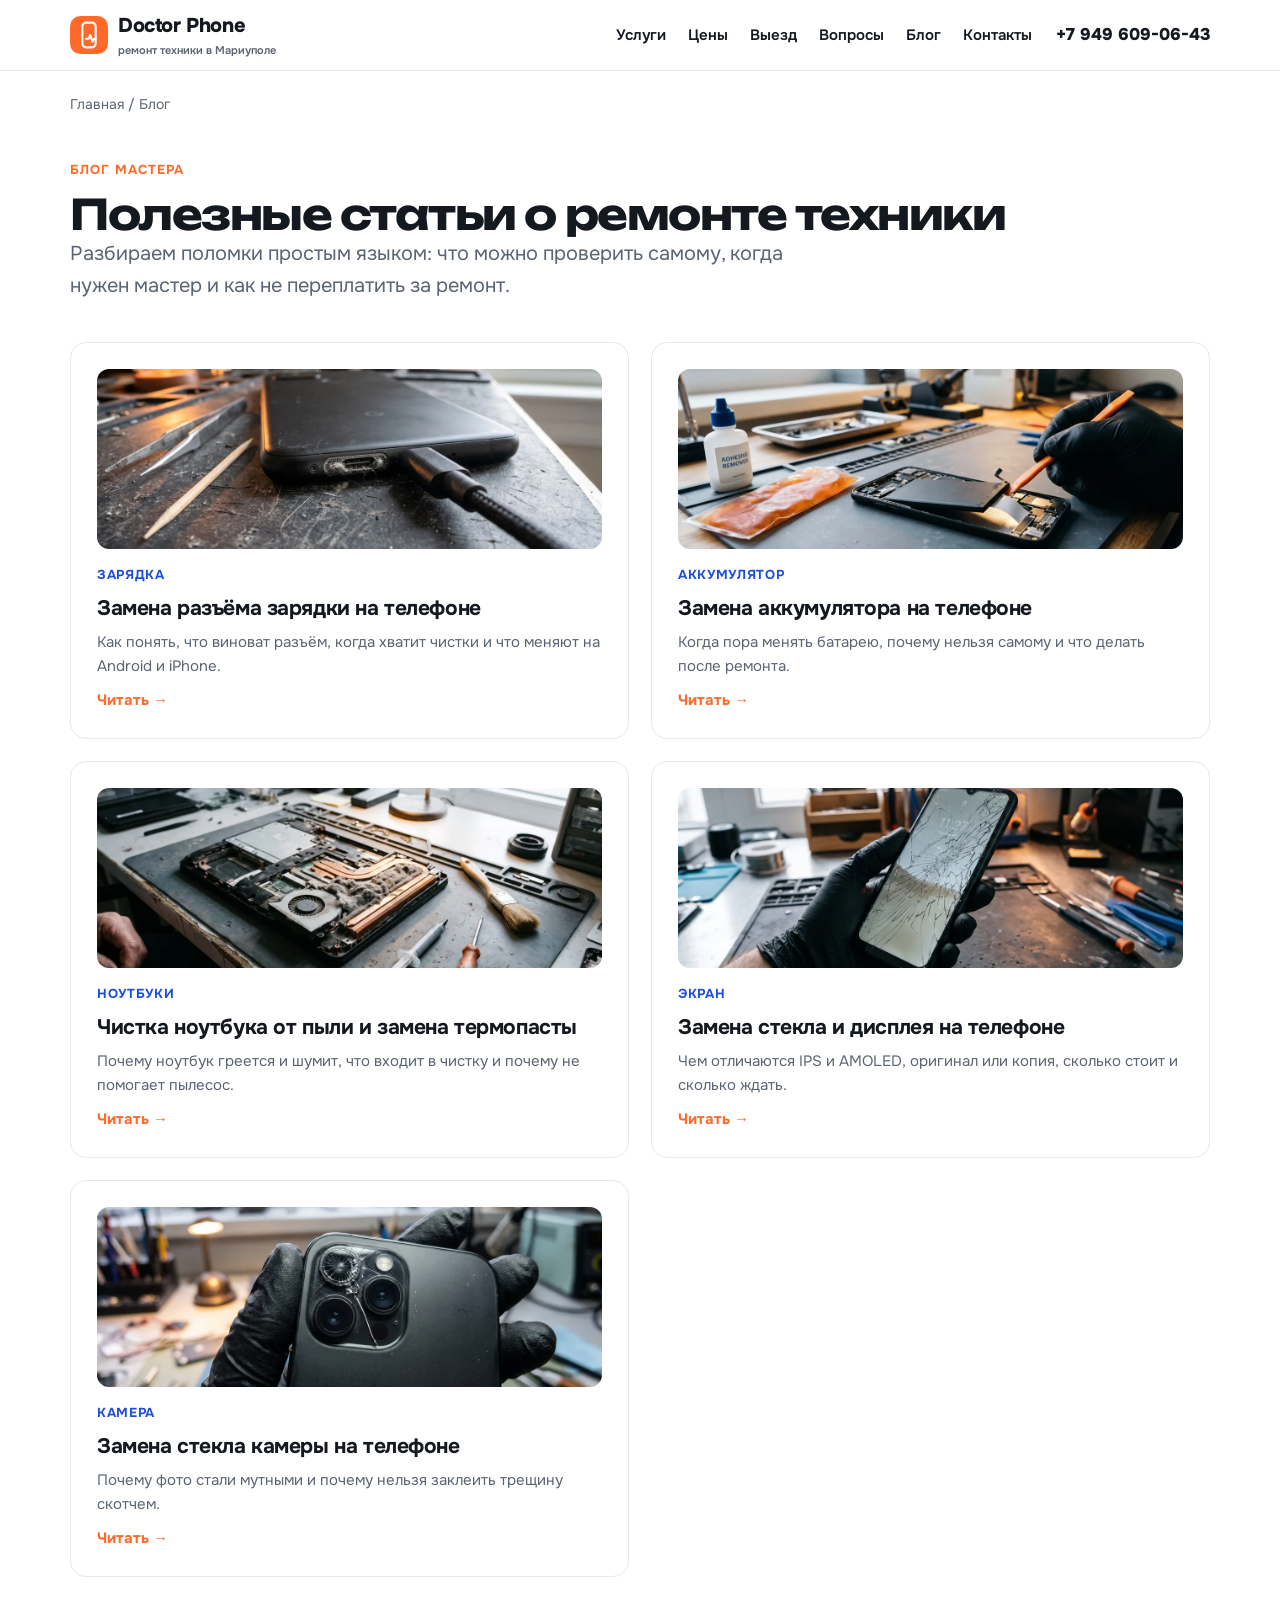
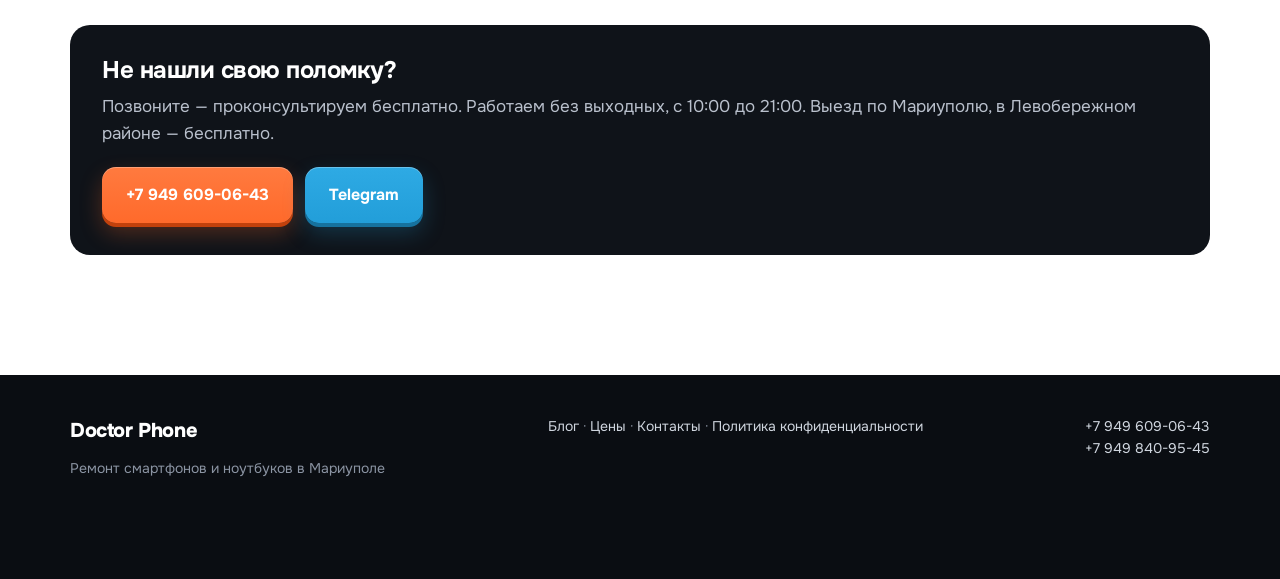
<file: blog/index.html>
<!DOCTYPE html>
<html lang="ru">
<head>
<meta charset="utf-8">
<meta name="viewport" content="width=device-width, initial-scale=1">
<title>Блог о ремонте телефонов и ноутбуков — Doctor Phone, Мариуполь</title>
<meta name="description" content="Статьи мастера о ремонте смартфонов и ноутбуков: замена разъёма зарядки и аккумулятора, чистка ноутбука, замена стекла и дисплея, стекло камеры. Практические советы из Мариуполя.">
<link rel="canonical" href="https://drphone-mrpl.ru/blog/">
<meta property="og:type" content="website">
<meta property="og:title" content="Блог Doctor Phone — ремонт телефонов и ноутбуков">
<meta property="og:locale" content="ru_RU">
<meta property="og:image" content="https://drphone-mrpl.ru/assets/og-image.jpg">
<meta name="theme-color" content="#ff6a2b">
<link rel="icon" href="../assets/favicon.svg" type="image/svg+xml">
<link rel="stylesheet" href="../assets/style.css">
<!-- Yandex.Metrika counter -->
<script>
(function(m,e,t,r,i,k,a){m[i]=m[i]||function(){(m[i].a=m[i].a||[]).push(arguments)};
m[i].l=1*new Date();
for (var j = 0; j < document.scripts.length; j++) {if (document.scripts[j].src === r) { return; }}
k=e.createElement(t),a=e.getElementsByTagName(t)[0],k.async=1,k.src=r,a.parentNode.insertBefore(k,a)})
(window, document, "script", "https://mc.yandex.ru/metrika/tag.js", "ym");
ym(114507236, "init", {clickmap:true, trackLinks:true, accurateTrackBounce:true, webvisor:true});
</script>
<!-- /Yandex.Metrika counter -->
</head>
<body>
<noscript><div><img src="https://mc.yandex.ru/watch/114507236" style="position:absolute;left:-9999px" alt=""></div></noscript>

<header class="header">
  <div class="container">
    <a class="logo" href="../index.html">
      <svg viewBox="0 0 40 40" fill="none"><rect width="40" height="40" rx="11" fill="#ff6a2b"/><rect x="13" y="7" width="14" height="26" rx="4" stroke="#fff" stroke-width="2.2"/><path d="M17 24h2.5l1.8-4 2.2 7 1.8-3h1.7" stroke="#fff" stroke-width="2.2" stroke-linecap="round" stroke-linejoin="round"/></svg>
      <span>Doctor Phone<small>ремонт техники в Мариуполе</small></span>
    </a>
    <nav class="nav" id="nav">
      <a href="../index.html#services">Услуги</a><a href="../index.html#price">Цены</a>
      <a href="../index.html#visit">Выезд</a><a href="../index.html#faq">Вопросы</a>
      <a href="index.html">Блог</a><a href="../index.html#contacts">Контакты</a>
    </nav>
    <a class="header-phone" href="tel:+79496090643">+7 949 609-06-43</a>
    <button class="burger" aria-label="Меню"><span></span><span></span><span></span></button>
  </div>
</header>

<div class="container"><div class="crumbs"><a href="../index.html">Главная</a> / Блог</div></div>

<main>
<section style="padding:40px 0 20px">
  <div class="container">
    <span class="eyebrow">Блог мастера</span>
    <h1>Полезные статьи о ремонте техники</h1>
    <p class="lead">Разбираем поломки простым языком: что можно проверить самому, когда нужен мастер и как не переплатить за ремонт.</p>
  </div>
</section>

<section style="padding-top:20px">
  <div class="container">
    <div class="posts with-img" style="grid-template-columns:repeat(2,1fr)">
      <a class="post" href="zamena-razema-zaryadki/">
        <img class="post-img" src="zamena-razema-zaryadki/zamena-razema-zaryadki.webp" alt="Разъём зарядки телефона с пылью, макро" width="1600" height="900" loading="lazy">
        <span class="cat">Зарядка</span>
        <h3>Замена разъёма зарядки на телефоне</h3>
        <p>Как понять, что виноват разъём, когда хватит чистки и что меняют на Android и iPhone.</p>
        <span class="more">Читать →</span>
      </a>
      <a class="post" href="zamena-akkumulyatora/">
        <img class="post-img" src="zamena-akkumulyatora/zamena-akkumulyatora.webp" alt="Замена аккумулятора телефона пластиковой лопаткой" width="1600" height="900" loading="lazy">
        <span class="cat">Аккумулятор</span>
        <h3>Замена аккумулятора на телефоне</h3>
        <p>Когда пора менять батарею, почему нельзя самому и что делать после ремонта.</p>
        <span class="more">Читать →</span>
      </a>
      <a class="post" href="chistka-noutbuka/">
        <img class="post-img" src="chistka-noutbuka/chistka-noutbuka.webp" alt="Чистка ноутбука: забитый пылью радиатор" width="1600" height="900" loading="lazy">
        <span class="cat">Ноутбуки</span>
        <h3>Чистка ноутбука от пыли и замена термопасты</h3>
        <p>Почему ноутбук греется и шумит, что входит в чистку и почему не помогает пылесос.</p>
        <span class="more">Читать →</span>
      </a>
      <a class="post" href="zamena-stekla-displeya/">
        <img class="post-img" src="zamena-stekla-displeya/zamena-stekla-displeya.webp" alt="Разбитый экран смартфона в руке мастера" width="1600" height="900" loading="lazy">
        <span class="cat">Экран</span>
        <h3>Замена стекла и дисплея на телефоне</h3>
        <p>Чем отличаются IPS и AMOLED, оригинал или копия, сколько стоит и сколько ждать.</p>
        <span class="more">Читать →</span>
      </a>
      <a class="post" href="zamena-stekla-kamery/">
        <img class="post-img" src="zamena-stekla-kamery/steklo-kamery.webp" alt="Трещина на стекле камеры смартфона, макро" width="1600" height="900" loading="lazy">
        <span class="cat">Камера</span>
        <h3>Замена стекла камеры на телефоне</h3>
        <p>Почему фото стали мутными и почему нельзя заклеить трещину скотчем.</p>
        <span class="more">Читать →</span>
      </a>
    </div>

    <div class="cta-box" style="margin-top:48px">
      <h3>Не нашли свою поломку?</h3>
      <p>Позвоните — проконсультируем бесплатно. Работаем без выходных, с 10:00 до 21:00. Выезд по Мариуполю, в Левобережном районе — бесплатно.</p>
      <div class="hero-btns">
        <a class="btn btn-primary" href="tel:+79496090643">+7 949 609-06-43</a>
        <a class="btn btn-tg" href="https://t.me/remont_telefonov_mariupol" target="_blank" rel="noopener">Telegram</a>
      </div>
    </div>
  </div>
</section>
</main>

<footer class="footer">
  <div class="container">
    <div><a class="logo" href="../index.html"><span>Doctor Phone</span></a><p style="margin-top:10px">Ремонт смартфонов и ноутбуков в Мариуполе</p></div>
    <div><p><a href="index.html">Блог</a> · <a href="../index.html#price">Цены</a> · <a href="../index.html#contacts">Контакты</a> · <a href="../privacy.html">Политика конфиденциальности</a></p></div>
    <div><p><a href="tel:+79496090643">+7 949 609-06-43</a></p><p><a href="tel:+79498409545">+7 949 840-95-45</a></p></div>
  </div>
</footer>

<div class="mbar">
  <a class="btn btn-primary" href="tel:+79496090643">Позвонить</a>
  <a class="btn btn-tg" href="https://t.me/remont_telefonov_mariupol" target="_blank" rel="noopener">Telegram</a>
</div>
<script src="../assets/main.js"></script>
</body>
</html>
</file>
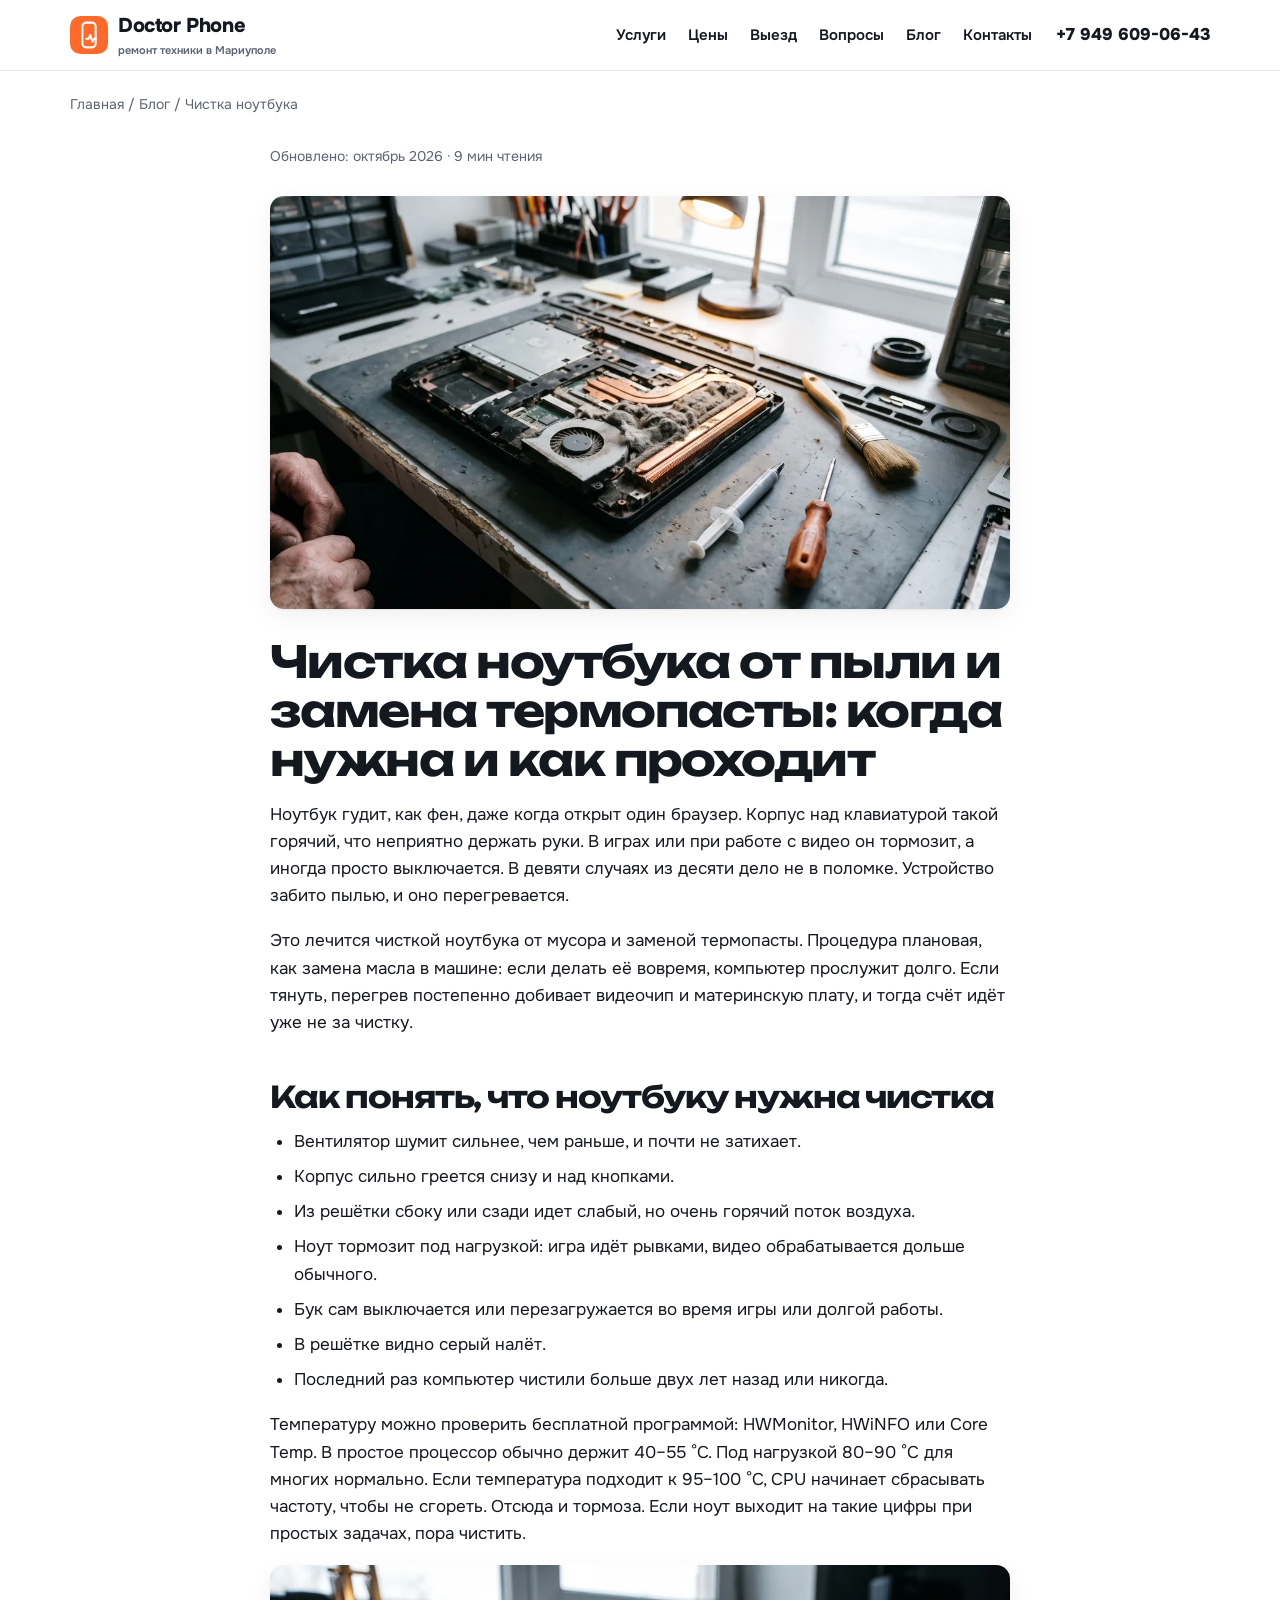
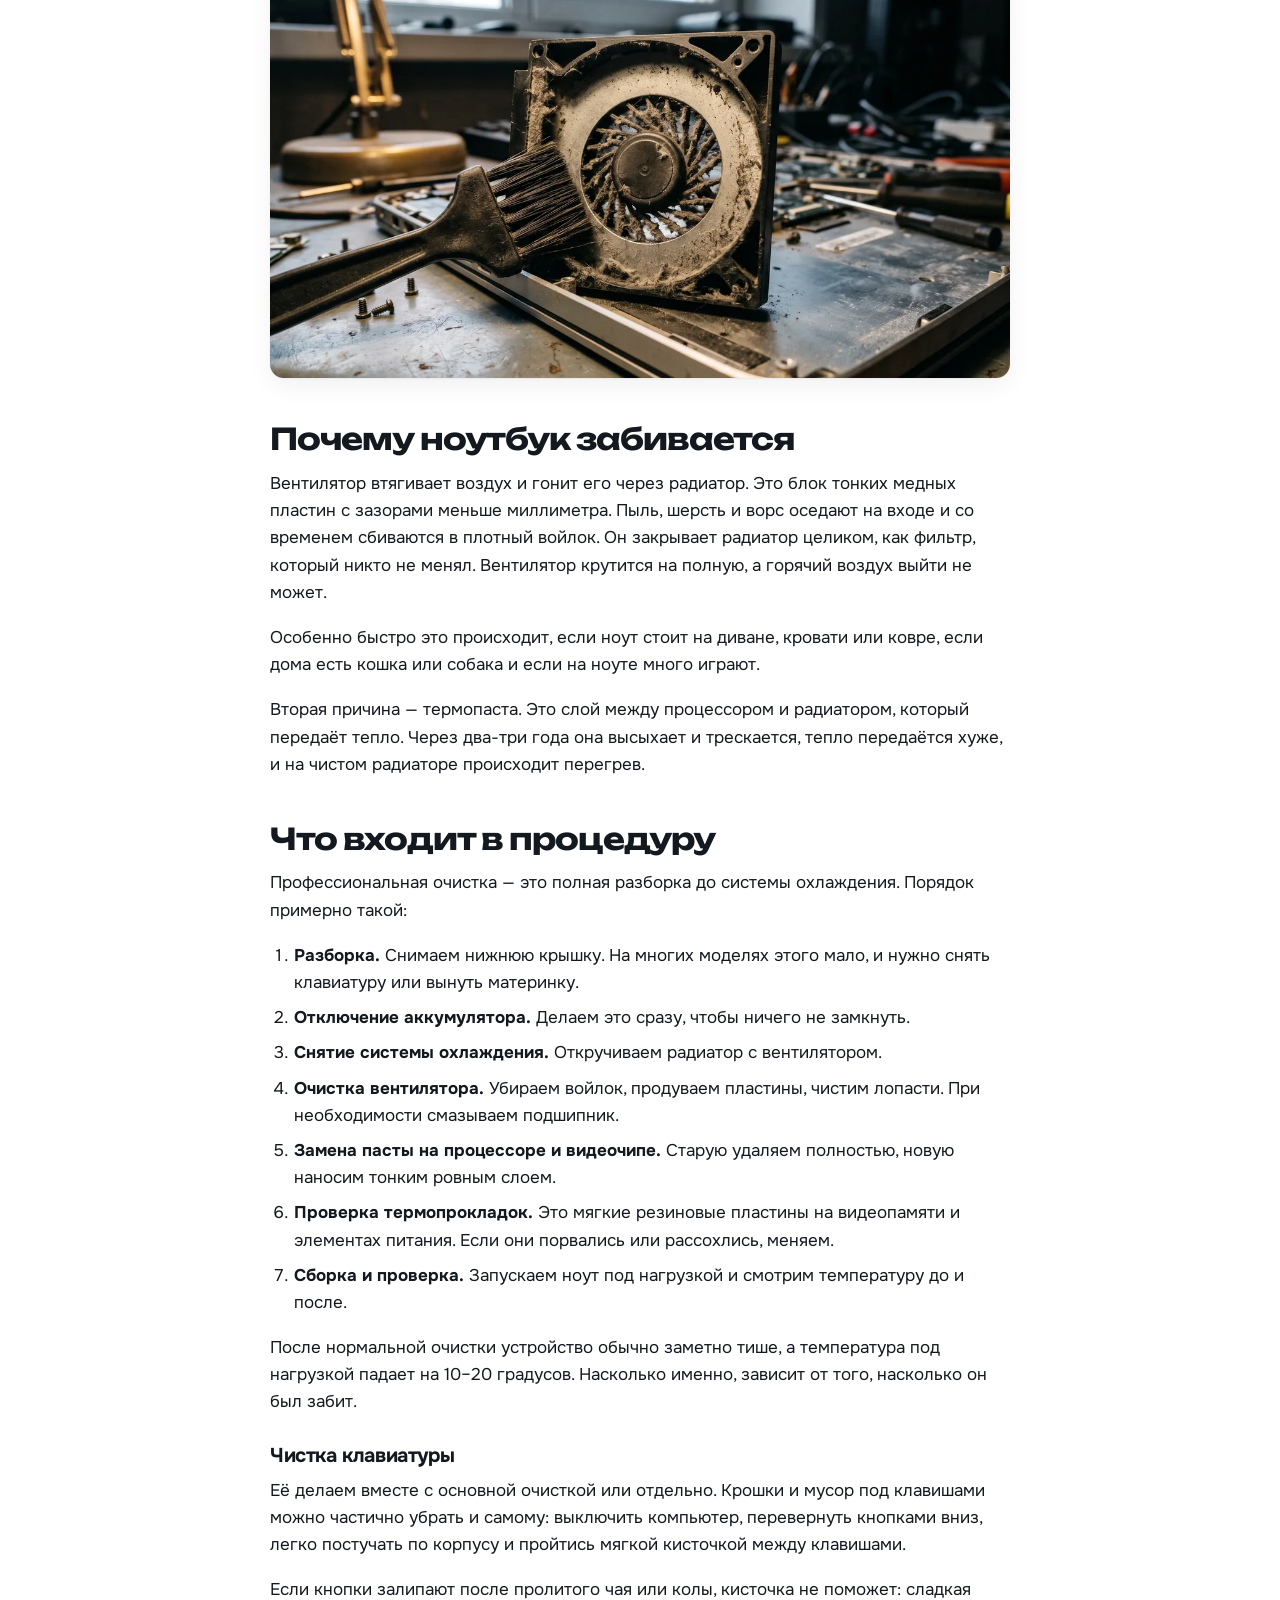
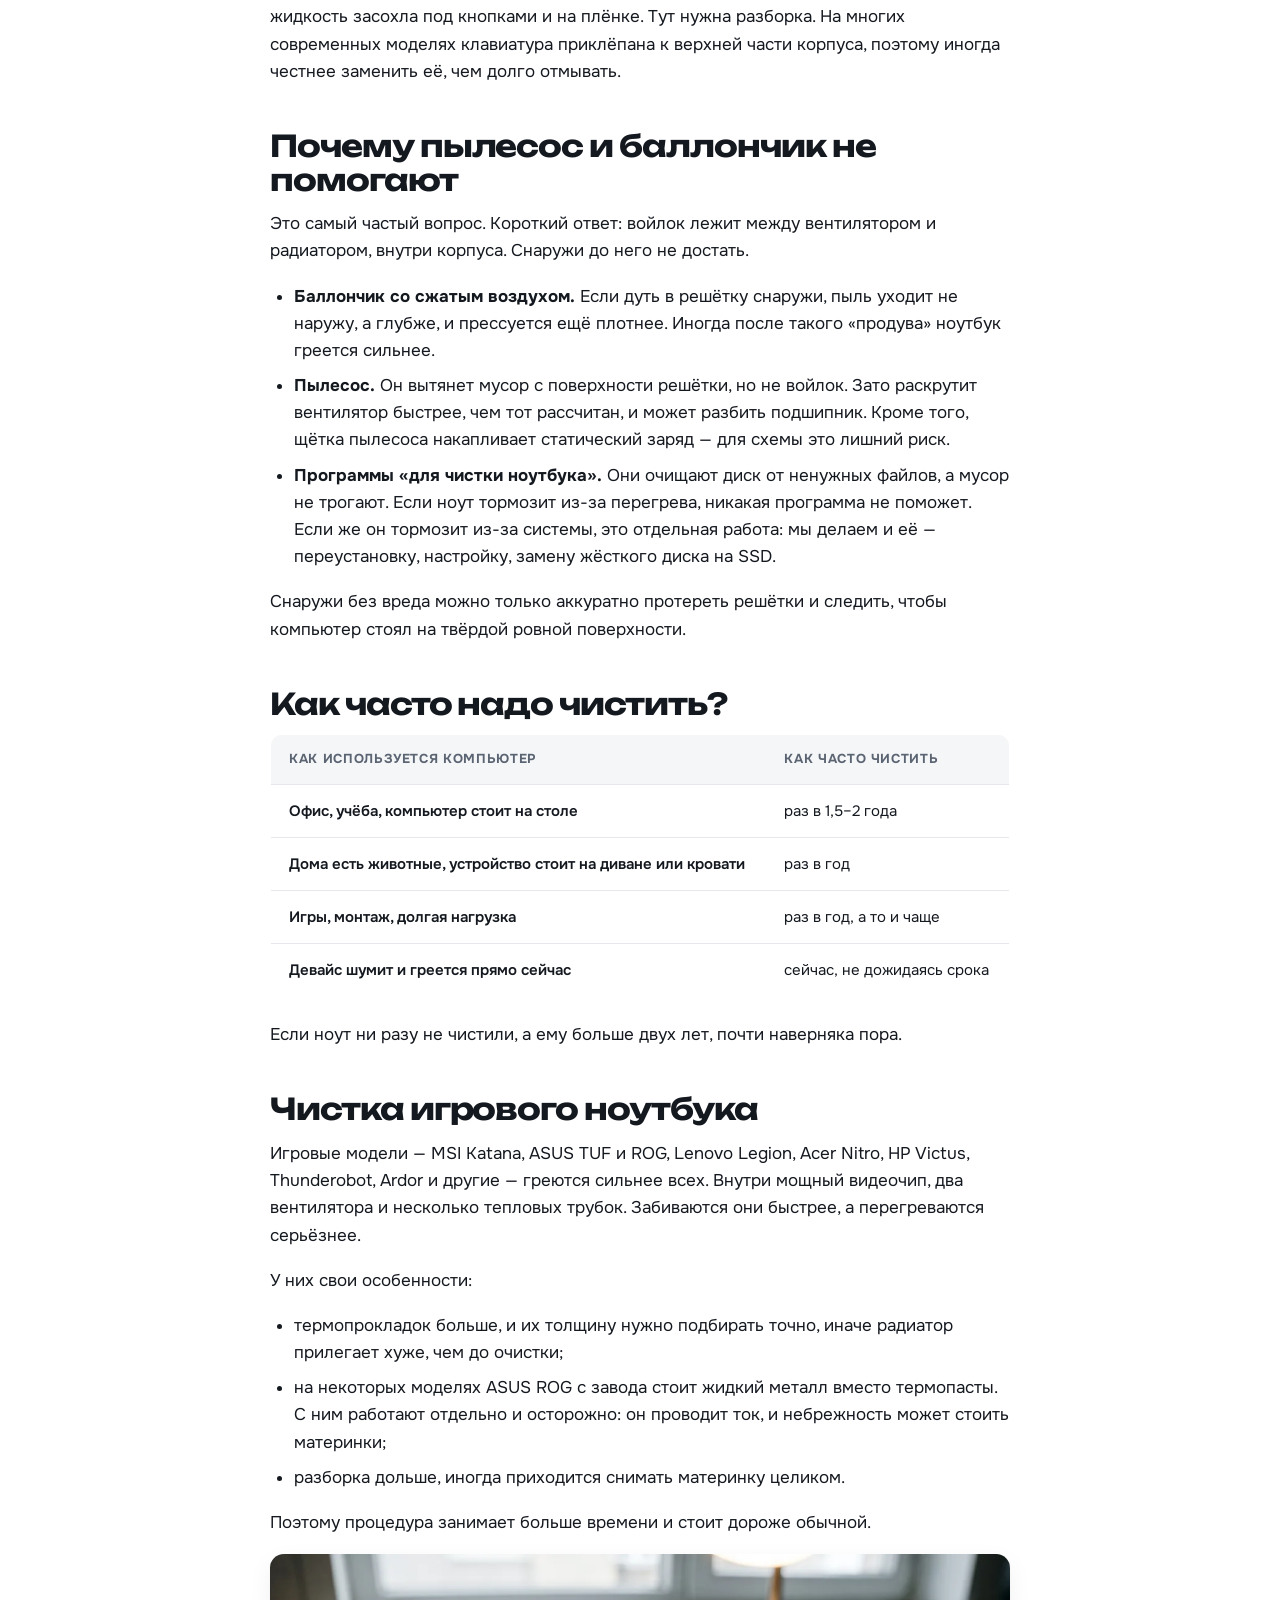
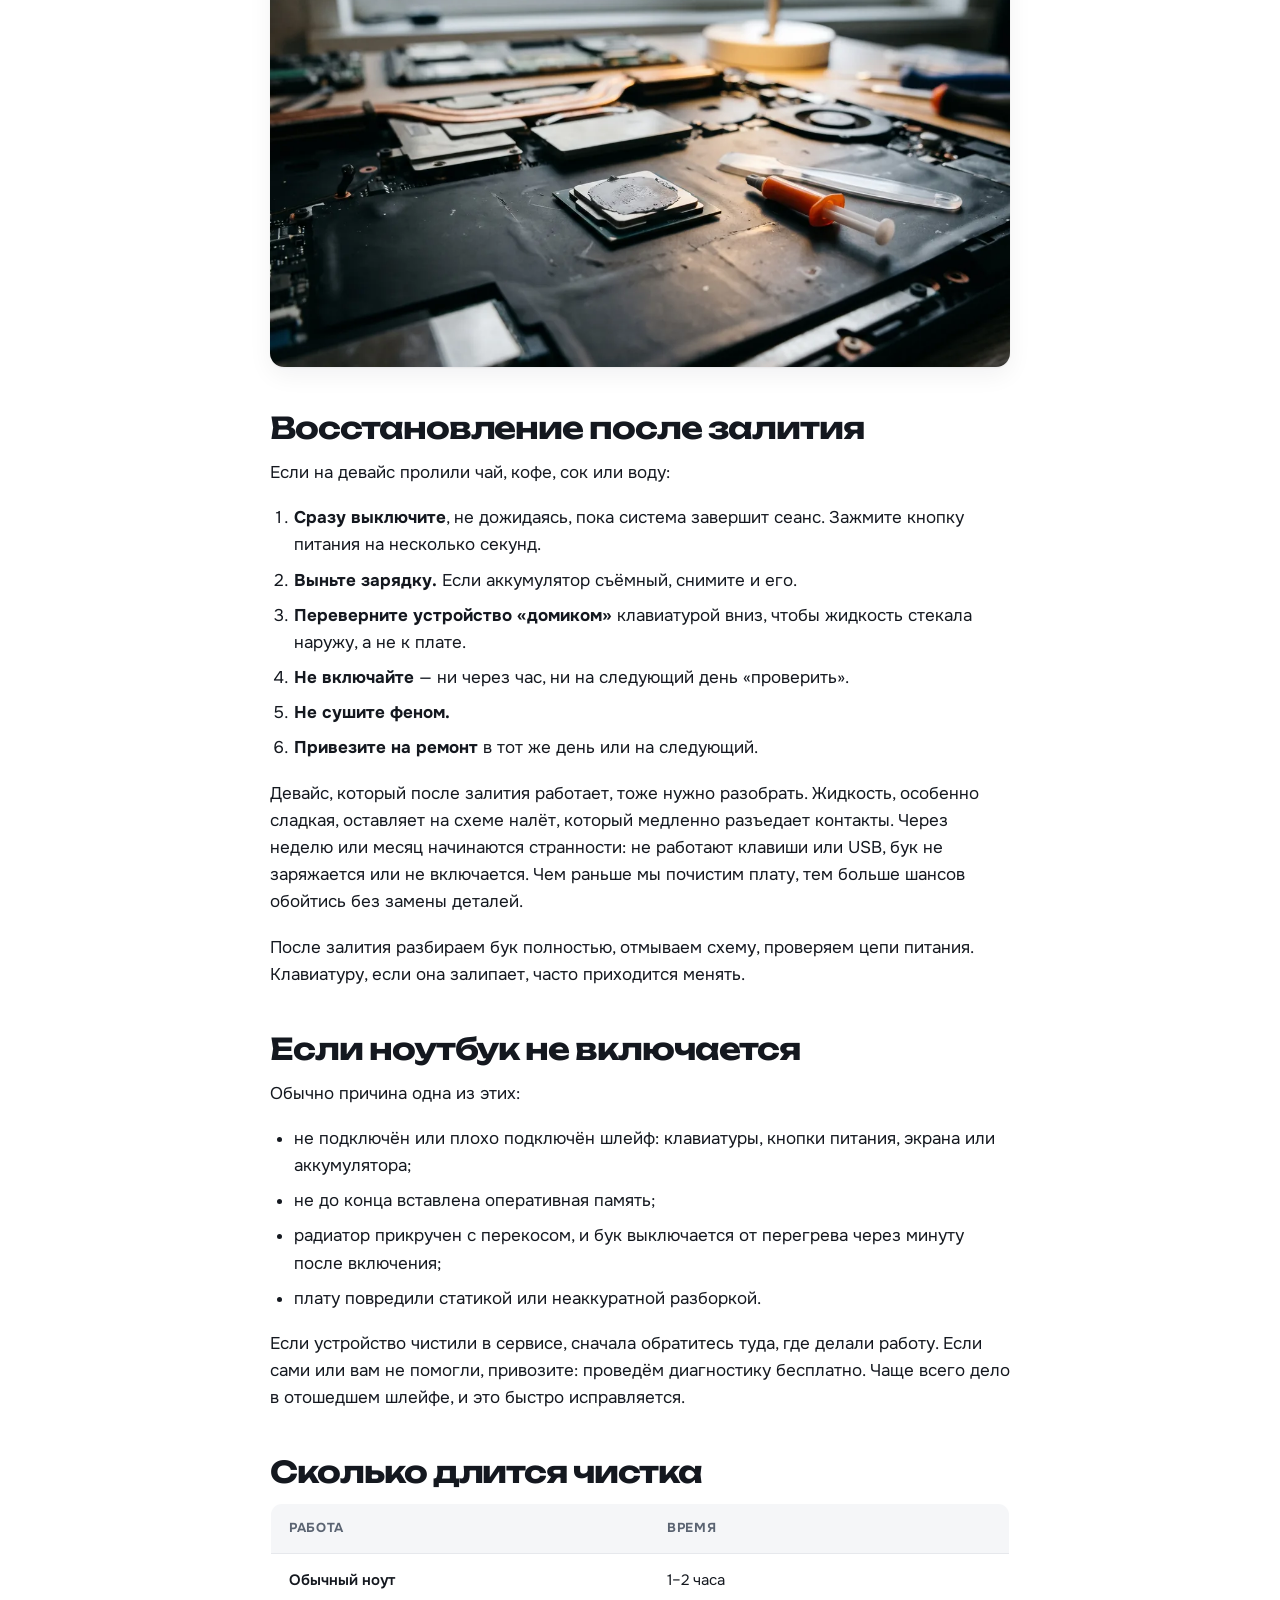
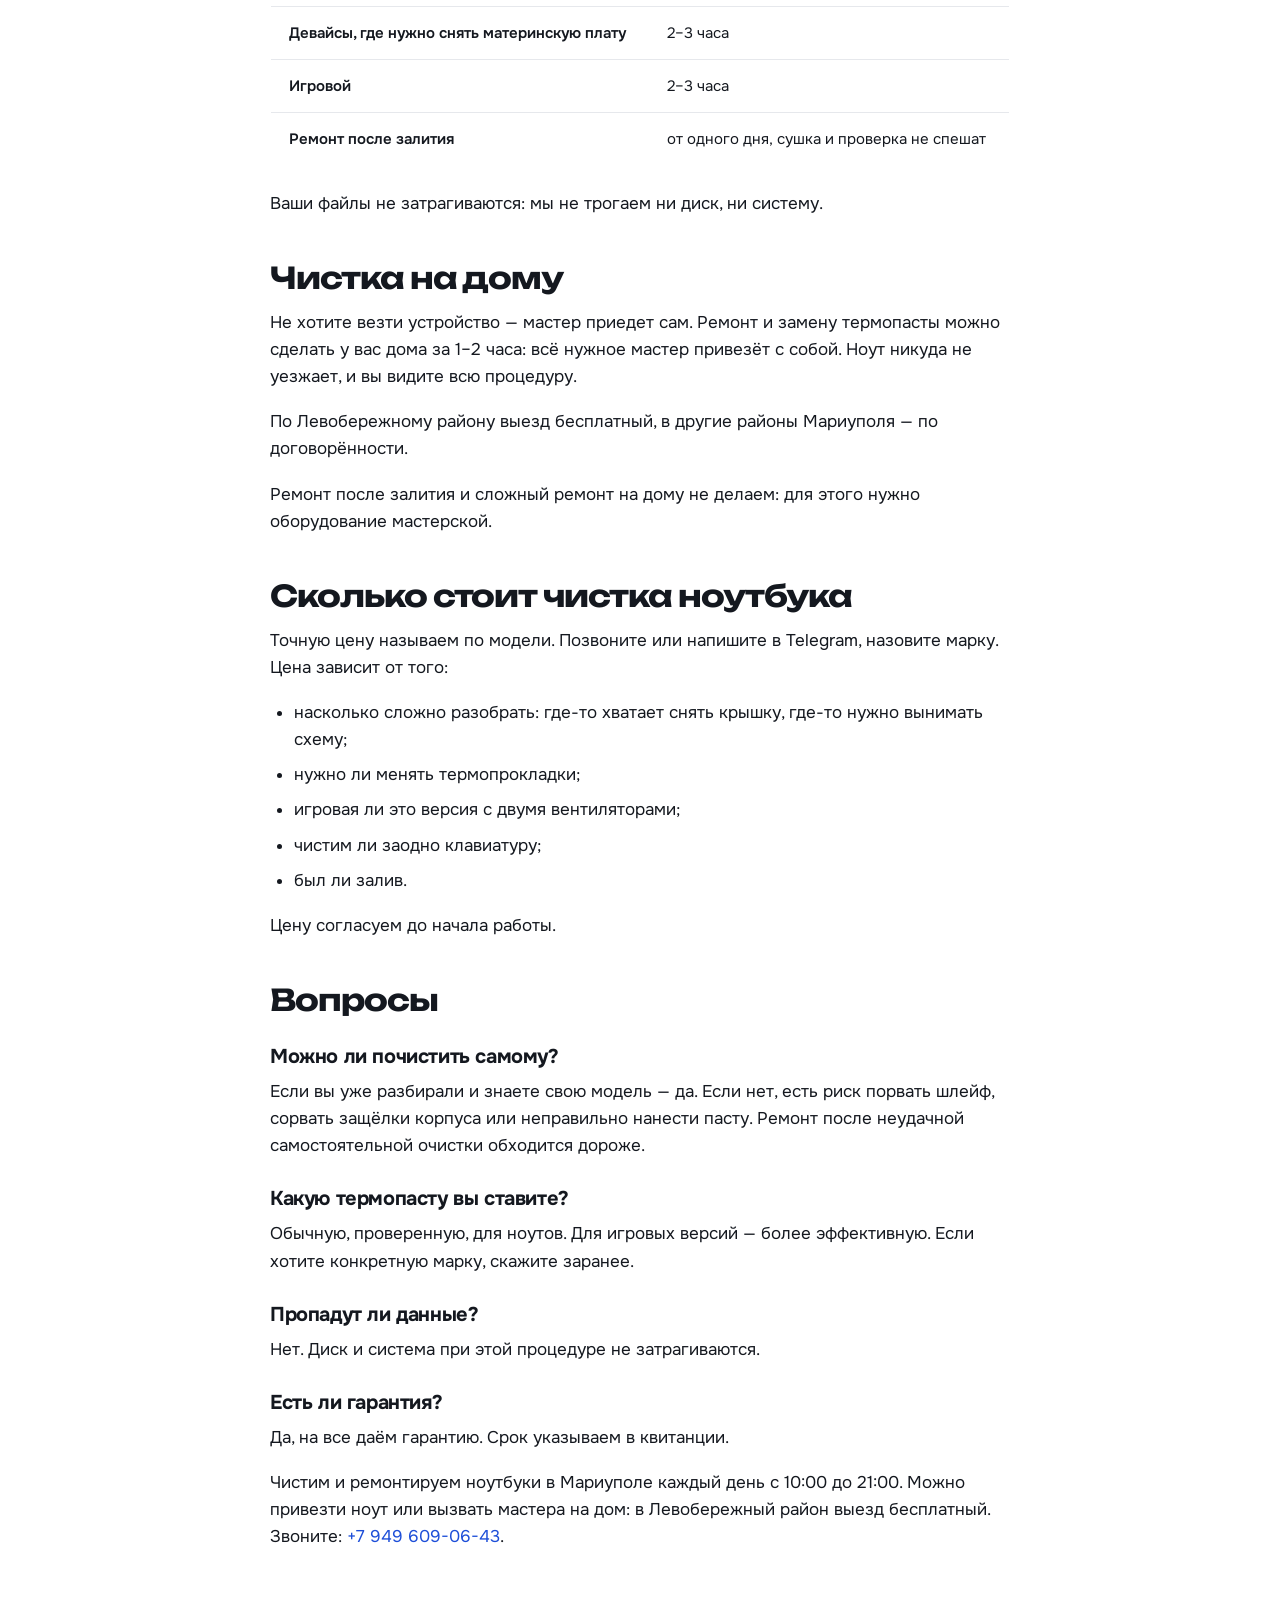
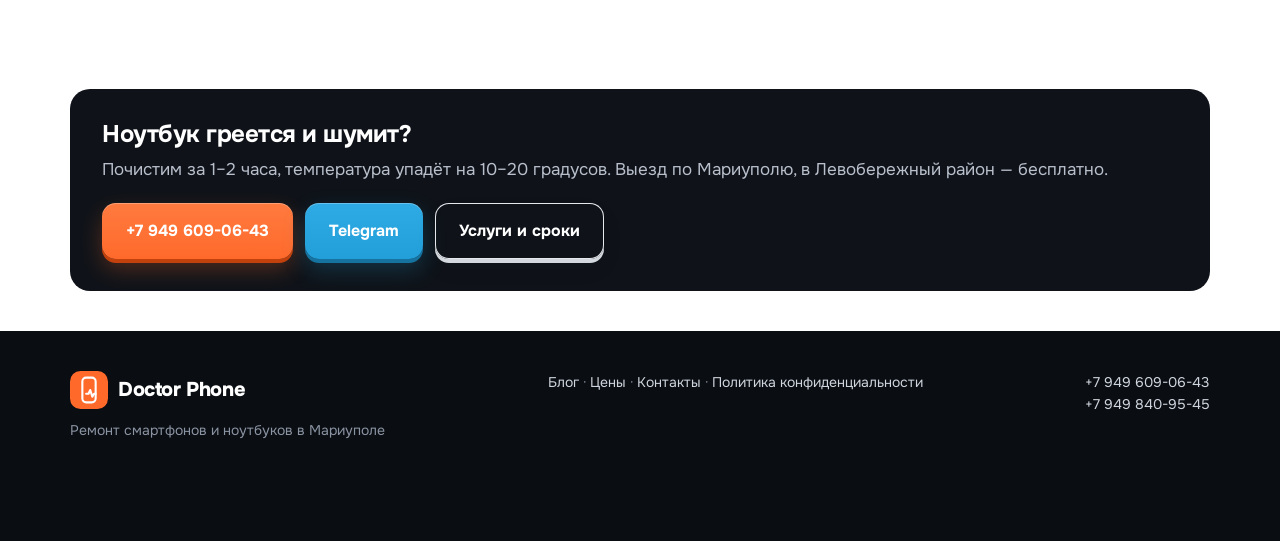
<file: blog/chistka-noutbuka/index.html>
<!DOCTYPE html>
<html lang="ru">
<head>
<meta charset="utf-8">
<meta name="viewport" content="width=device-width, initial-scale=1">
<title>Чистка ноутбука от пыли и замена термопасты в Мариуполе | Doctor Phone</title>
<meta name="description" content="Чистка ноутбука и замена термопасты в Мариуполе. Как понять, что пора чистить, что входит в работу, почему не помогают пылесос и баллончик. Чистка после залития, выезд на дом.">
<link rel="canonical" href="https://drphone-mrpl.ru/blog/chistka-noutbuka/">
<meta property="og:type" content="article">
<meta property="og:title" content="Чистка ноутбука от пыли и замена термопасты в Мариуполе | Doctor Phone">
<meta property="og:description" content="Чистка ноутбука и замена термопасты в Мариуполе. Как понять, что пора чистить, что входит в работу, почему не помогают пылесос и баллончик. Чистка после залития, выезд на дом.">
<meta property="og:image" content="https://drphone-mrpl.ru/blog/chistka-noutbuka/chistka-noutbuka.webp">
<meta property="og:locale" content="ru_RU">
<meta name="theme-color" content="#ff6a2b">
<link rel="icon" href="../../assets/favicon.svg" type="image/svg+xml">
<link rel="stylesheet" href="../../assets/style.css">
<script type="application/ld+json">{"@context": "https://schema.org", "@type": "Article", "headline": "Чистка ноутбука от пыли и замена термопасты в Мариуполе", "description": "Чистка ноутбука и замена термопасты в Мариуполе. Как понять, что пора чистить, что входит в работу, почему не помогают пылесос и баллончик. Чистка после залития, выезд на дом.", "author": {"@type": "Organization", "name": "Doctor Phone"}, "publisher": {"@type": "Organization", "name": "Doctor Phone"}, "mainEntityOfPage": "https://drphone-mrpl.ru/blog/chistka-noutbuka/", "inLanguage": "ru"}</script>
<script type="application/ld+json">{"@context": "https://schema.org", "@type": "FAQPage", "mainEntity": [{"@type": "Question", "name": "Можно ли почистить ноутбук самому?", "acceptedAnswer": {"@type": "Answer", "text": "Если вы уже разбирали и знаете свою модель — да. Если нет, есть риск порвать шлейф, сорвать защёлки корпуса или неправильно нанести пасту."}}, {"@type": "Question", "name": "Какую термопасту вы ставите?", "acceptedAnswer": {"@type": "Answer", "text": "Обычную, проверенную, для ноутбуков. Для игровых версий — более эффективную. Если хотите конкретную марку, скажите заранее."}}, {"@type": "Question", "name": "Пропадут ли данные при чистке?", "acceptedAnswer": {"@type": "Answer", "text": "Нет. Диск и система при этой процедуре не затрагиваются."}}, {"@type": "Question", "name": "Сколько длится чистка ноутбука?", "acceptedAnswer": {"@type": "Answer", "text": "Обычный ноутбук — 1–2 часа, игровой или со снятием материнской платы — 2–3 часа. После залития — от одного дня."}}, {"@type": "Question", "name": "Чистите ли ноутбук на дому?", "acceptedAnswer": {"@type": "Answer", "text": "Да, чистку и замену термопасты делаем на выезде за 1–2 часа. По Левобережному району выезд бесплатный."}}]}</script>
<!-- Yandex.Metrika counter -->
<script>
(function(m,e,t,r,i,k,a){m[i]=m[i]||function(){(m[i].a=m[i].a||[]).push(arguments)};
m[i].l=1*new Date();
for (var j = 0; j < document.scripts.length; j++) {if (document.scripts[j].src === r) { return; }}
k=e.createElement(t),a=e.getElementsByTagName(t)[0],k.async=1,k.src=r,a.parentNode.insertBefore(k,a)})
(window, document, "script", "https://mc.yandex.ru/metrika/tag.js", "ym");
ym(114507236, "init", {clickmap:true, trackLinks:true, accurateTrackBounce:true, webvisor:true});
</script>
<!-- /Yandex.Metrika counter -->
</head>
<body>
<noscript><div><img src="https://mc.yandex.ru/watch/114507236" style="position:absolute;left:-9999px" alt=""></div></noscript>
<header class="header">
  <div class="container">
    <a class="logo" href="../../index.html">
      <svg viewBox="0 0 40 40" fill="none" aria-hidden="true"><rect width="40" height="40" rx="11" fill="#ff6a2b"/><rect x="13" y="7" width="14" height="26" rx="4" stroke="#fff" stroke-width="2.2"/><path d="M17 24h2.5l1.8-4 2.2 7 1.8-3h1.7" stroke="#fff" stroke-width="2.2" stroke-linecap="round" stroke-linejoin="round"/></svg>
      <span>Doctor Phone<small>ремонт техники в Мариуполе</small></span>
    </a>
    <nav class="nav" id="nav">
      <a href="../../index.html#services">Услуги</a>
      <a href="../../index.html#price">Цены</a>
      <a href="../../index.html#visit">Выезд</a>
      <a href="../../index.html#faq">Вопросы</a>
      <a href="../index.html">Блог</a>
      <a href="../../index.html#contacts">Контакты</a>
    </nav>
    <a class="header-phone" href="tel:+79496090643">+7 949 609-06-43</a>
    <button class="burger" aria-label="Меню"><span></span><span></span><span></span></button>
  </div>
</header>
<div class="container"><div class="crumbs"><a href="../../index.html">Главная</a> / <a href="../index.html">Блог</a> / Чистка ноутбука</div></div>
<article class="article">
<div class="info">Обновлено: октябрь 2026 · 9 мин чтения</div>

<img src="chistka-noutbuka.webp" alt="Чистка ноутбука: забитый пылью радиатор на верстаке" width="1200" height="670">

<h1>Чистка ноутбука от пыли и замена термопасты: когда нужна и как проходит</h1>

<p>Ноутбук гудит, как фен, даже когда открыт один браузер. Корпус над клавиатурой такой горячий, что неприятно держать руки. В играх или при работе с видео он тормозит, а иногда просто выключается. В девяти случаях из десяти дело не в поломке. Устройство забито пылью, и оно перегревается.</p>

<p>Это лечится чисткой ноутбука от мусора и заменой термопасты. Процедура плановая, как замена масла в машине: если делать её вовремя, компьютер прослужит долго. Если тянуть, перегрев постепенно добивает видеочип и материнскую плату, и тогда счёт идёт уже не за чистку.</p>

<h2>Как понять, что ноутбуку нужна чистка</h2>

<ul>
<li>Вентилятор шумит сильнее, чем раньше, и почти не затихает.</li>
<li>Корпус сильно греется снизу и над кнопками.</li>
<li>Из решётки сбоку или сзади идет слабый, но очень горячий поток воздуха.</li>
<li>Ноут тормозит под нагрузкой: игра идёт рывками, видео обрабатывается дольше обычного.</li>
<li>Бук сам выключается или перезагружается во время игры или долгой работы.</li>
<li>В решётке видно серый налёт.</li>
<li>Последний раз компьютер чистили больше двух лет назад или никогда.</li>
</ul>

<p>Температуру можно проверить бесплатной программой: HWMonitor, HWiNFO или Core Temp. В простое процессор обычно держит 40–55 °C. Под нагрузкой 80–90 °C для многих нормально. Если температура подходит к 95–100 °C, CPU начинает сбрасывать частоту, чтобы не сгореть. Отсюда и тормоза. Если ноут выходит на такие цифры при простых задачах, пора чистить.</p>

<img src="ventilyator-pyl.webp" alt="Вентилятор ноутбука с пылью на лопастях, макро" width="1200" height="670">

<h2>Почему ноутбук забивается</h2>

<p>Вентилятор втягивает воздух и гонит его через радиатор. Это блок тонких медных пластин с зазорами меньше миллиметра. Пыль, шерсть и ворс оседают на входе и со временем сбиваются в плотный войлок. Он закрывает радиатор целиком, как фильтр, который никто не менял. Вентилятор крутится на полную, а горячий воздух выйти не может.</p>

<p>Особенно быстро это происходит, если ноут стоит на диване, кровати или ковре, если дома есть кошка или собака и если на ноуте много играют.</p>

<p>Вторая причина — термопаста. Это слой между процессором и радиатором, который передаёт тепло. Через два-три года она высыхает и трескается, тепло передаётся хуже, и на чистом радиаторе происходит перегрев.</p>

<h2>Что входит в процедуру</h2>

<p>Профессиональная очистка — это полная разборка до системы охлаждения. Порядок примерно такой:</p>

<ol>
<li><strong>Разборка.</strong> Снимаем нижнюю крышку. На многих моделях этого мало, и нужно снять клавиатуру или вынуть материнку.</li>
<li><strong>Отключение аккумулятора.</strong> Делаем это сразу, чтобы ничего не замкнуть.</li>
<li><strong>Снятие системы охлаждения.</strong> Откручиваем радиатор с вентилятором.</li>
<li><strong>Очистка вентилятора.</strong> Убираем войлок, продуваем пластины, чистим лопасти. При необходимости смазываем подшипник.</li>
<li><strong>Замена пасты на процессоре и видеочипе.</strong> Старую удаляем полностью, новую наносим тонким ровным слоем.</li>
<li><strong>Проверка термопрокладок.</strong> Это мягкие резиновые пластины на видеопамяти и элементах питания. Если они порвались или рассохлись, меняем.</li>
<li><strong>Сборка и проверка.</strong> Запускаем ноут под нагрузкой и смотрим температуру до и после.</li>
</ol>

<p>После нормальной очистки устройство обычно заметно тише, а температура под нагрузкой падает на 10–20 градусов. Насколько именно, зависит от того, насколько он был забит.</p>

<h3>Чистка клавиатуры</h3>

<p>Её делаем вместе с основной очисткой или отдельно. Крошки и мусор под клавишами можно частично убрать и самому: выключить компьютер, перевернуть кнопками вниз, легко постучать по корпусу и пройтись мягкой кисточкой между клавишами.</p>

<p>Если кнопки залипают после пролитого чая или колы, кисточка не поможет: сладкая жидкость засохла под кнопками и на плёнке. Тут нужна разборка. На многих современных моделях клавиатура приклёпана к верхней части корпуса, поэтому иногда честнее заменить её, чем долго отмывать.</p>

<h2>Почему пылесос и баллончик не помогают</h2>

<p>Это самый частый вопрос. Короткий ответ: войлок лежит между вентилятором и радиатором, внутри корпуса. Снаружи до него не достать.</p>

<ul>
<li><strong>Баллончик со сжатым воздухом.</strong> Если дуть в решётку снаружи, пыль уходит не наружу, а глубже, и прессуется ещё плотнее. Иногда после такого «продува» ноутбук греется сильнее.</li>
<li><strong>Пылесос.</strong> Он вытянет мусор с поверхности решётки, но не войлок. Зато раскрутит вентилятор быстрее, чем тот рассчитан, и может разбить подшипник. Кроме того, щётка пылесоса накапливает статический заряд — для схемы это лишний риск.</li>
<li><strong>Программы «для чистки ноутбука».</strong> Они очищают диск от ненужных файлов, а мусор не трогают. Если ноут тормозит из-за перегрева, никакая программа не поможет. Если же он тормозит из-за системы, это отдельная работа: мы делаем и её — переустановку, настройку, замену жёсткого диска на SSD.</li>
</ul>

<p>Снаружи без вреда можно только аккуратно протереть решётки и следить, чтобы компьютер стоял на твёрдой ровной поверхности.</p>

<h2>Как часто надо чистить?</h2>

<table>
<thead><tr><th>Как используется компьютер</th><th>Как часто чистить</th></tr></thead>
<tbody>
<tr><td>Офис, учёба, компьютер стоит на столе</td><td>раз в 1,5–2 года</td></tr>
<tr><td>Дома есть животные, устройство стоит на диване или кровати</td><td>раз в год</td></tr>
<tr><td>Игры, монтаж, долгая нагрузка</td><td>раз в год, а то и чаще</td></tr>
<tr><td>Девайс шумит и греется прямо сейчас</td><td>сейчас, не дожидаясь срока</td></tr>
</tbody>
</table>

<p>Если ноут ни разу не чистили, а ему больше двух лет, почти наверняка пора.</p>

<h2>Чистка игрового ноутбука</h2>

<p>Игровые модели — MSI Katana, ASUS TUF и ROG, Lenovo Legion, Acer Nitro, HP Victus, Thunderobot, Ardor и другие — греются сильнее всех. Внутри мощный видеочип, два вентилятора и несколько тепловых трубок. Забиваются они быстрее, а перегреваются серьёзнее.</p>

<p>У них свои особенности:</p>

<ul>
<li>термопрокладок больше, и их толщину нужно подбирать точно, иначе радиатор прилегает хуже, чем до очистки;</li>
<li>на некоторых моделях ASUS ROG с завода стоит жидкий металл вместо термопасты. С ним работают отдельно и осторожно: он проводит ток, и небрежность может стоить материнки;</li>
<li>разборка дольше, иногда приходится снимать материнку целиком.</li>
</ul>

<p>Поэтому процедура занимает больше времени и стоит дороже обычной.</p>

<img src="termopasta.webp" alt="Тонкий слой термопасты на процессоре ноутбука" width="1200" height="670">

<h2>Восстановление после залития</h2>

<p>Если на девайс пролили чай, кофе, сок или воду:</p>

<ol>
<li><strong>Сразу выключите</strong>, не дожидаясь, пока система завершит сеанс. Зажмите кнопку питания на несколько секунд.</li>
<li><strong>Выньте зарядку.</strong> Если аккумулятор съёмный, снимите и его.</li>
<li><strong>Переверните устройство «домиком»</strong> клавиатурой вниз, чтобы жидкость стекала наружу, а не к плате.</li>
<li><strong>Не включайте</strong> — ни через час, ни на следующий день «проверить».</li>
<li><strong>Не сушите феном.</strong></li>
<li><strong>Привезите на ремонт</strong> в тот же день или на следующий.</li>
</ol>

<p>Девайс, который после залития работает, тоже нужно разобрать. Жидкость, особенно сладкая, оставляет на схеме налёт, который медленно разъедает контакты. Через неделю или месяц начинаются странности: не работают клавиши или USB, бук не заряжается или не включается. Чем раньше мы почистим плату, тем больше шансов обойтись без замены деталей.</p>

<p>После залития разбираем бук полностью, отмываем схему, проверяем цепи питания. Клавиатуру, если она залипает, часто приходится менять.</p>

<h2>Если ноутбук не включается</h2>

<p>Обычно причина одна из этих:</p>

<ul>
<li>не подключён или плохо подключён шлейф: клавиатуры, кнопки питания, экрана или аккумулятора;</li>
<li>не до конца вставлена оперативная память;</li>
<li>радиатор прикручен с перекосом, и бук выключается от перегрева через минуту после включения;</li>
<li>плату повредили статикой или неаккуратной разборкой.</li>
</ul>

<p>Если устройство чистили в сервисе, сначала обратитесь туда, где делали работу. Если сами или вам не помогли, привозите: проведём диагностику бесплатно. Чаще всего дело в отошедшем шлейфе, и это быстро исправляется.</p>

<h2>Сколько длится чистка</h2>

<table>
<thead><tr><th>Работа</th><th>Время</th></tr></thead>
<tbody>
<tr><td>Обычный ноут</td><td>1–2 часа</td></tr>
<tr><td>Девайсы, где нужно снять материнскую плату</td><td>2–3 часа</td></tr>
<tr><td>Игровой</td><td>2–3 часа</td></tr>
<tr><td>Ремонт после залития</td><td>от одного дня, сушка и проверка не спешат</td></tr>
</tbody>
</table>

<p>Ваши файлы не затрагиваются: мы не трогаем ни диск, ни систему.</p>

<h2>Чистка на дому</h2>

<p>Не хотите везти устройство — мастер приедет сам. Ремонт и замену термопасты можно сделать у вас дома за 1–2 часа: всё нужное мастер привезёт с собой. Ноут никуда не уезжает, и вы видите всю процедуру.</p>

<p>По Левобережному району выезд бесплатный, в другие районы Мариуполя — по договорённости.</p>

<p>Ремонт после залития и сложный ремонт на дому не делаем: для этого нужно оборудование мастерской.</p>

<h2>Сколько стоит чистка ноутбука</h2>

<p>Точную цену называем по модели. Позвоните или напишите в Telegram, назовите марку. Цена зависит от того:</p>

<ul>
<li>насколько сложно разобрать: где-то хватает снять крышку, где-то нужно вынимать схему;</li>
<li>нужно ли менять термопрокладки;</li>
<li>игровая ли это версия с двумя вентиляторами;</li>
<li>чистим ли заодно клавиатуру;</li>
<li>был ли залив.</li>
</ul>

<p>Цену согласуем до начала работы.</p>

<h2>Вопросы</h2>

<h3>Можно ли почистить самому?</h3>
<p>Если вы уже разбирали и знаете свою модель — да. Если нет, есть риск порвать шлейф, сорвать защёлки корпуса или неправильно нанести пасту. Ремонт после неудачной самостоятельной очистки обходится дороже.</p>

<h3>Какую термопасту вы ставите?</h3>
<p>Обычную, проверенную, для ноутов. Для игровых версий — более эффективную. Если хотите конкретную марку, скажите заранее.</p>

<h3>Пропадут ли данные?</h3>
<p>Нет. Диск и система при этой процедуре не затрагиваются.</p>

<h3>Есть ли гарантия?</h3>
<p>Да, на все даём гарантию. Срок указываем в квитанции.</p>

<p>Чистим и ремонтируем ноутбуки в Мариуполе каждый день с 10:00 до 21:00. Можно привезти ноут или вызвать мастера на дом: в Левобережный район выезд бесплатный. Звоните: <a href="tel:+79496090643">+7 949 609-06-43</a>.</p>

</article>
<div class="container">
  <div class="cta-box">
    <h3>Ноутбук греется и шумит?</h3>
    <p>Почистим за 1–2 часа, температура упадёт на 10–20 градусов. Выезд по Мариуполю, в Левобережный район — бесплатно.</p>
    <div class="hero-btns">
      <a class="btn btn-primary" href="tel:+79496090643">+7 949 609-06-43</a>
      <a class="btn btn-tg" href="https://t.me/remont_telefonov_mariupol" target="_blank" rel="noopener">Telegram</a>
      <a class="btn btn-ghost" href="../../index.html#price">Услуги и сроки</a>
    </div>
  </div>
</div>
<footer class="footer">
  <div class="container">
    <div><a class="logo" href="../../index.html"><svg viewBox="0 0 40 40" fill="none" aria-hidden="true"><rect width="40" height="40" rx="11" fill="#ff6a2b"/><rect x="13" y="7" width="14" height="26" rx="4" stroke="#fff" stroke-width="2.2"/><path d="M17 24h2.5l1.8-4 2.2 7 1.8-3h1.7" stroke="#fff" stroke-width="2.2" stroke-linecap="round" stroke-linejoin="round"/></svg><span>Doctor Phone</span></a><p style="margin-top:10px">Ремонт смартфонов и ноутбуков в Мариуполе</p></div>
    <div><p><a href="../index.html">Блог</a> · <a href="../../index.html#price">Цены</a> · <a href="../../index.html#contacts">Контакты</a> · <a href="../../privacy.html">Политика конфиденциальности</a></p></div>
    <div><p><a href="tel:+79496090643">+7 949 609-06-43</a></p><p><a href="tel:+79498409545">+7 949 840-95-45</a></p></div>
  </div>
</footer>
<div class="mbar">
  <a class="btn btn-primary" href="tel:+79496090643">Позвонить</a>
  <a class="btn btn-tg" href="https://t.me/remont_telefonov_mariupol" target="_blank" rel="noopener">Telegram</a>
</div>
<script src="../../assets/main.js"></script>
</body>
</html>
</file>
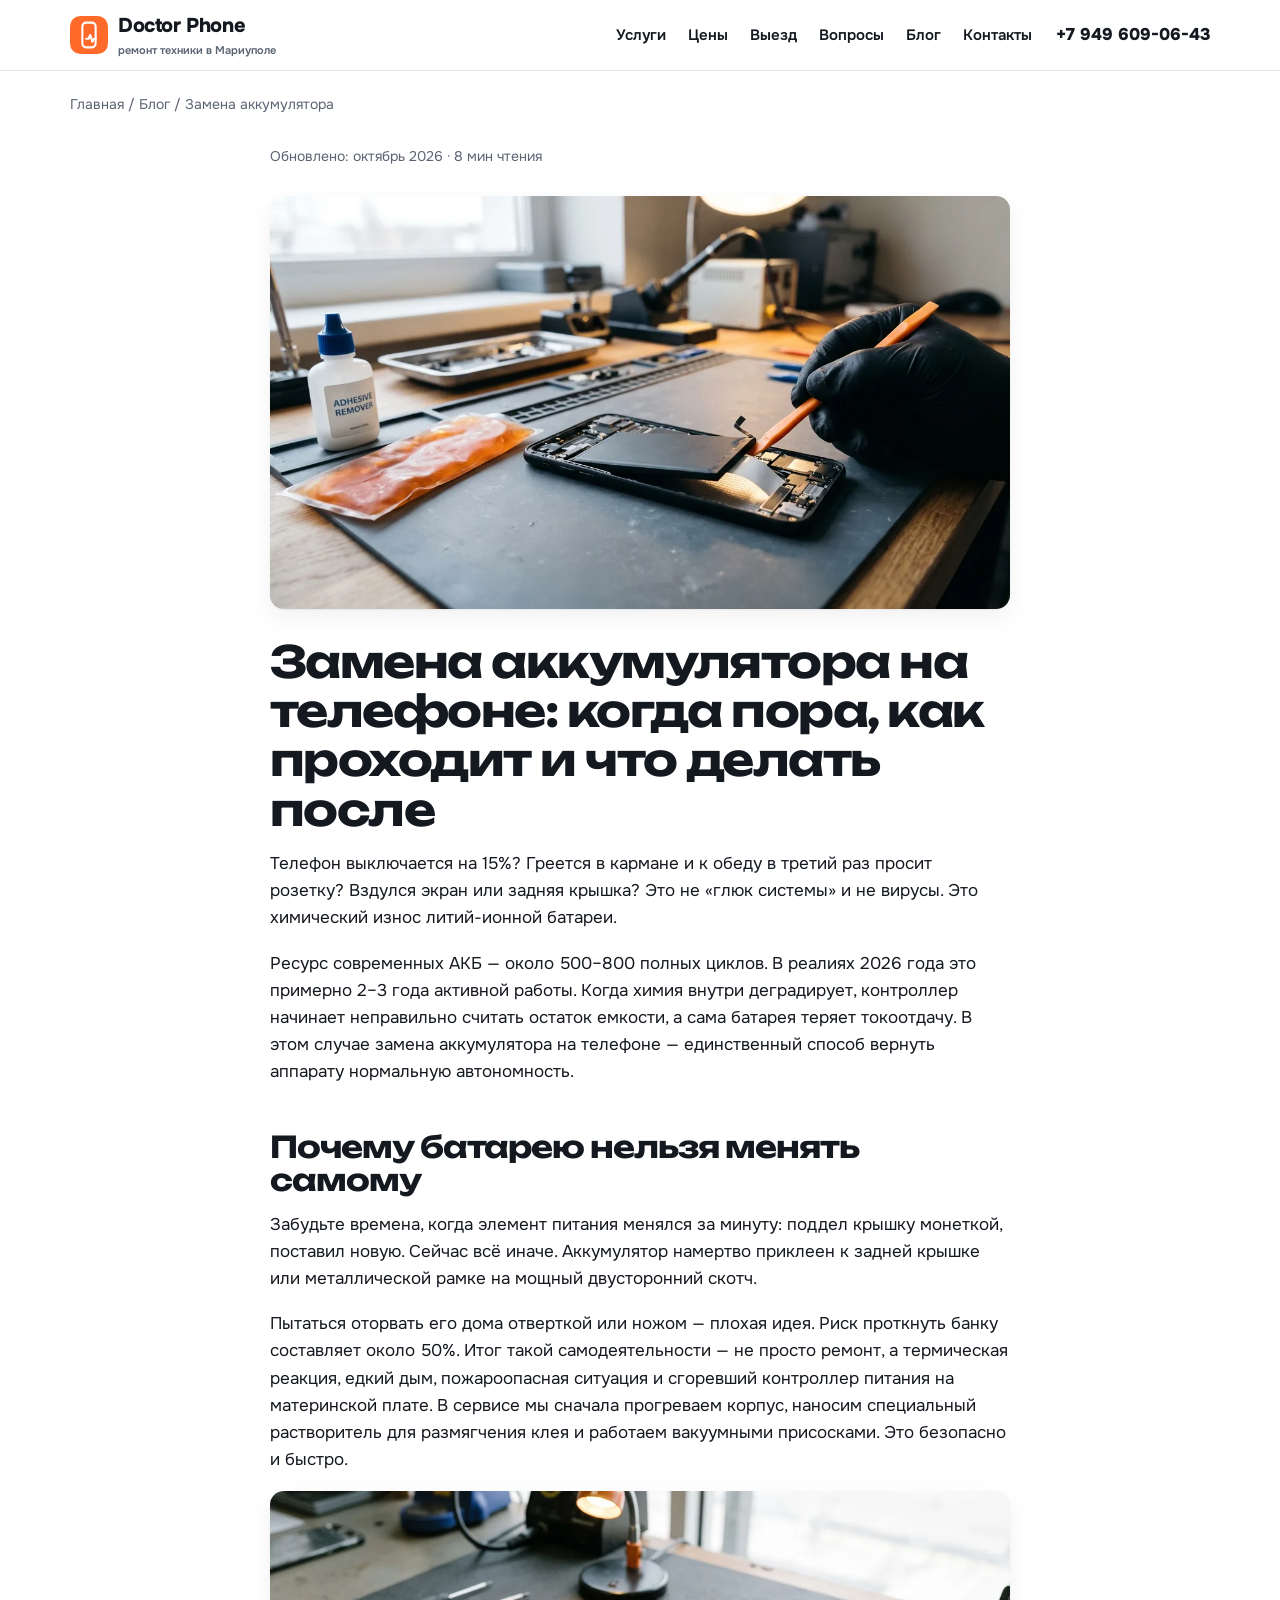
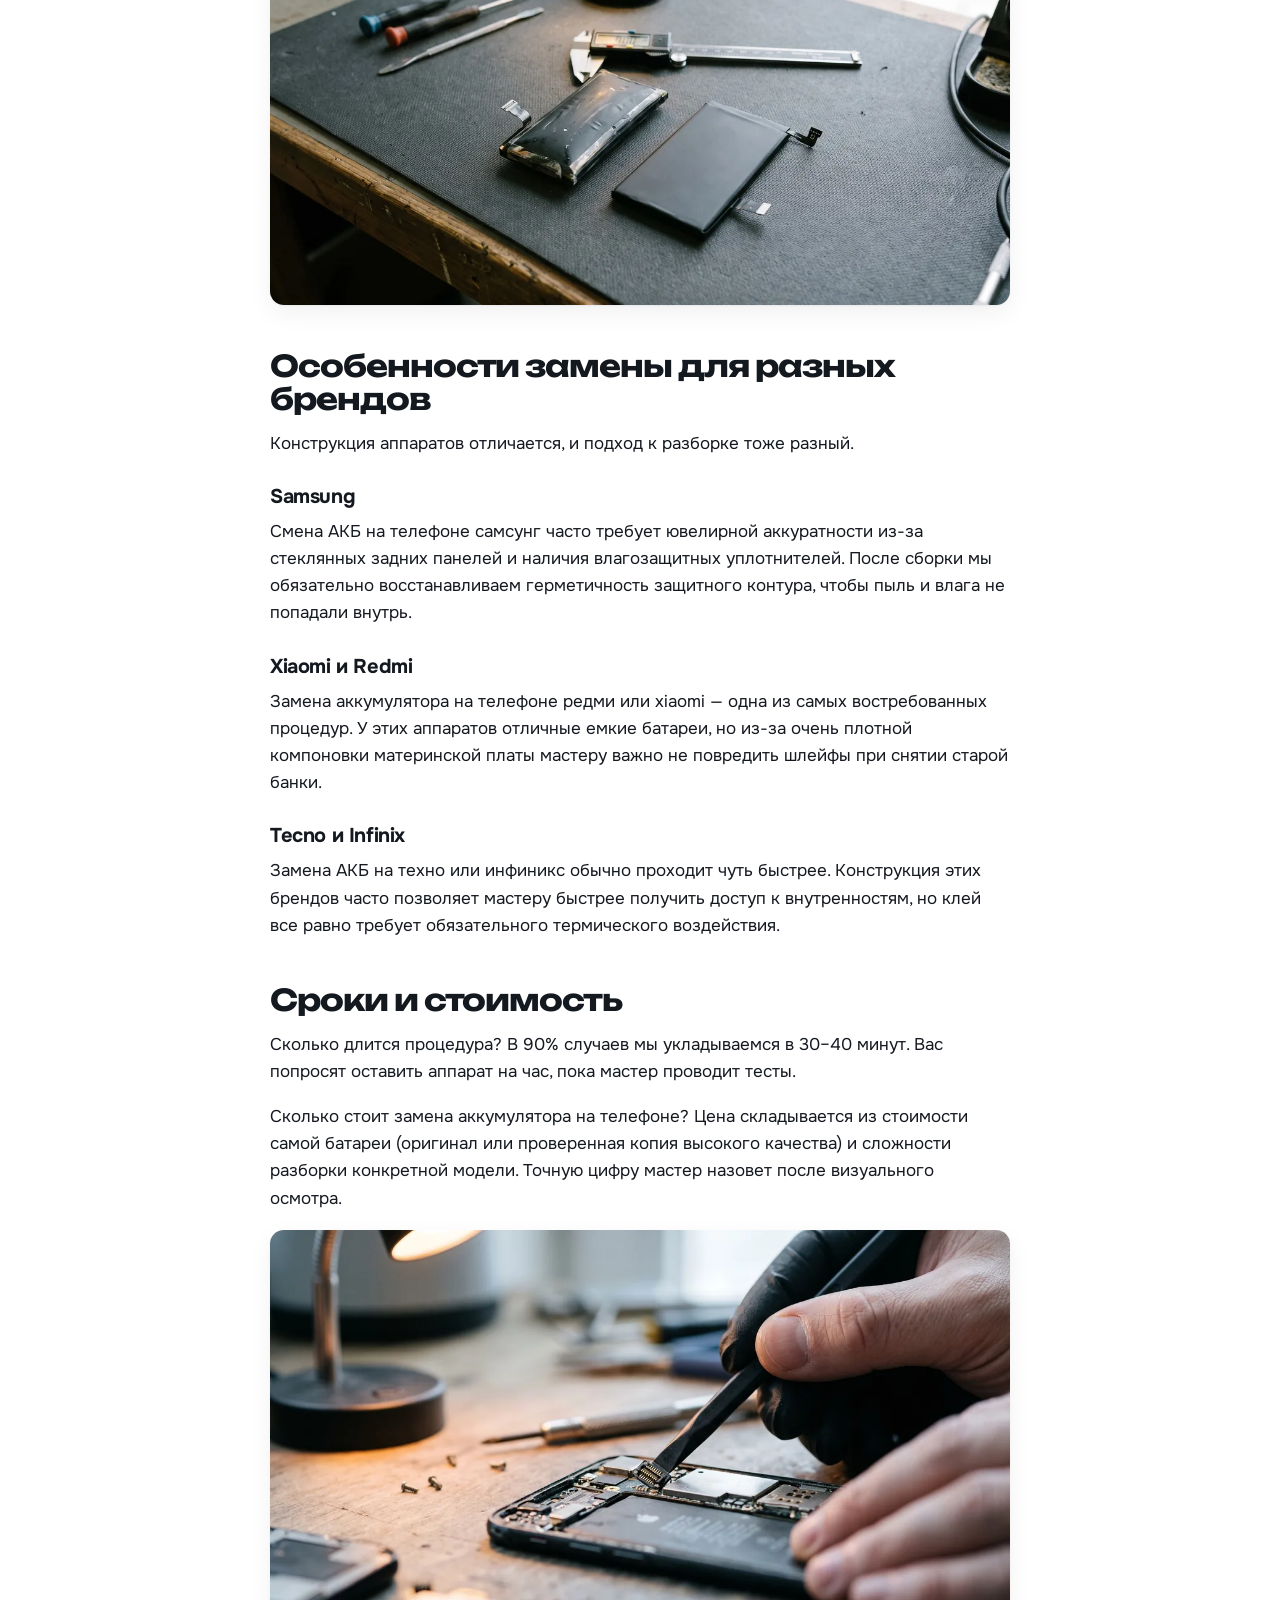
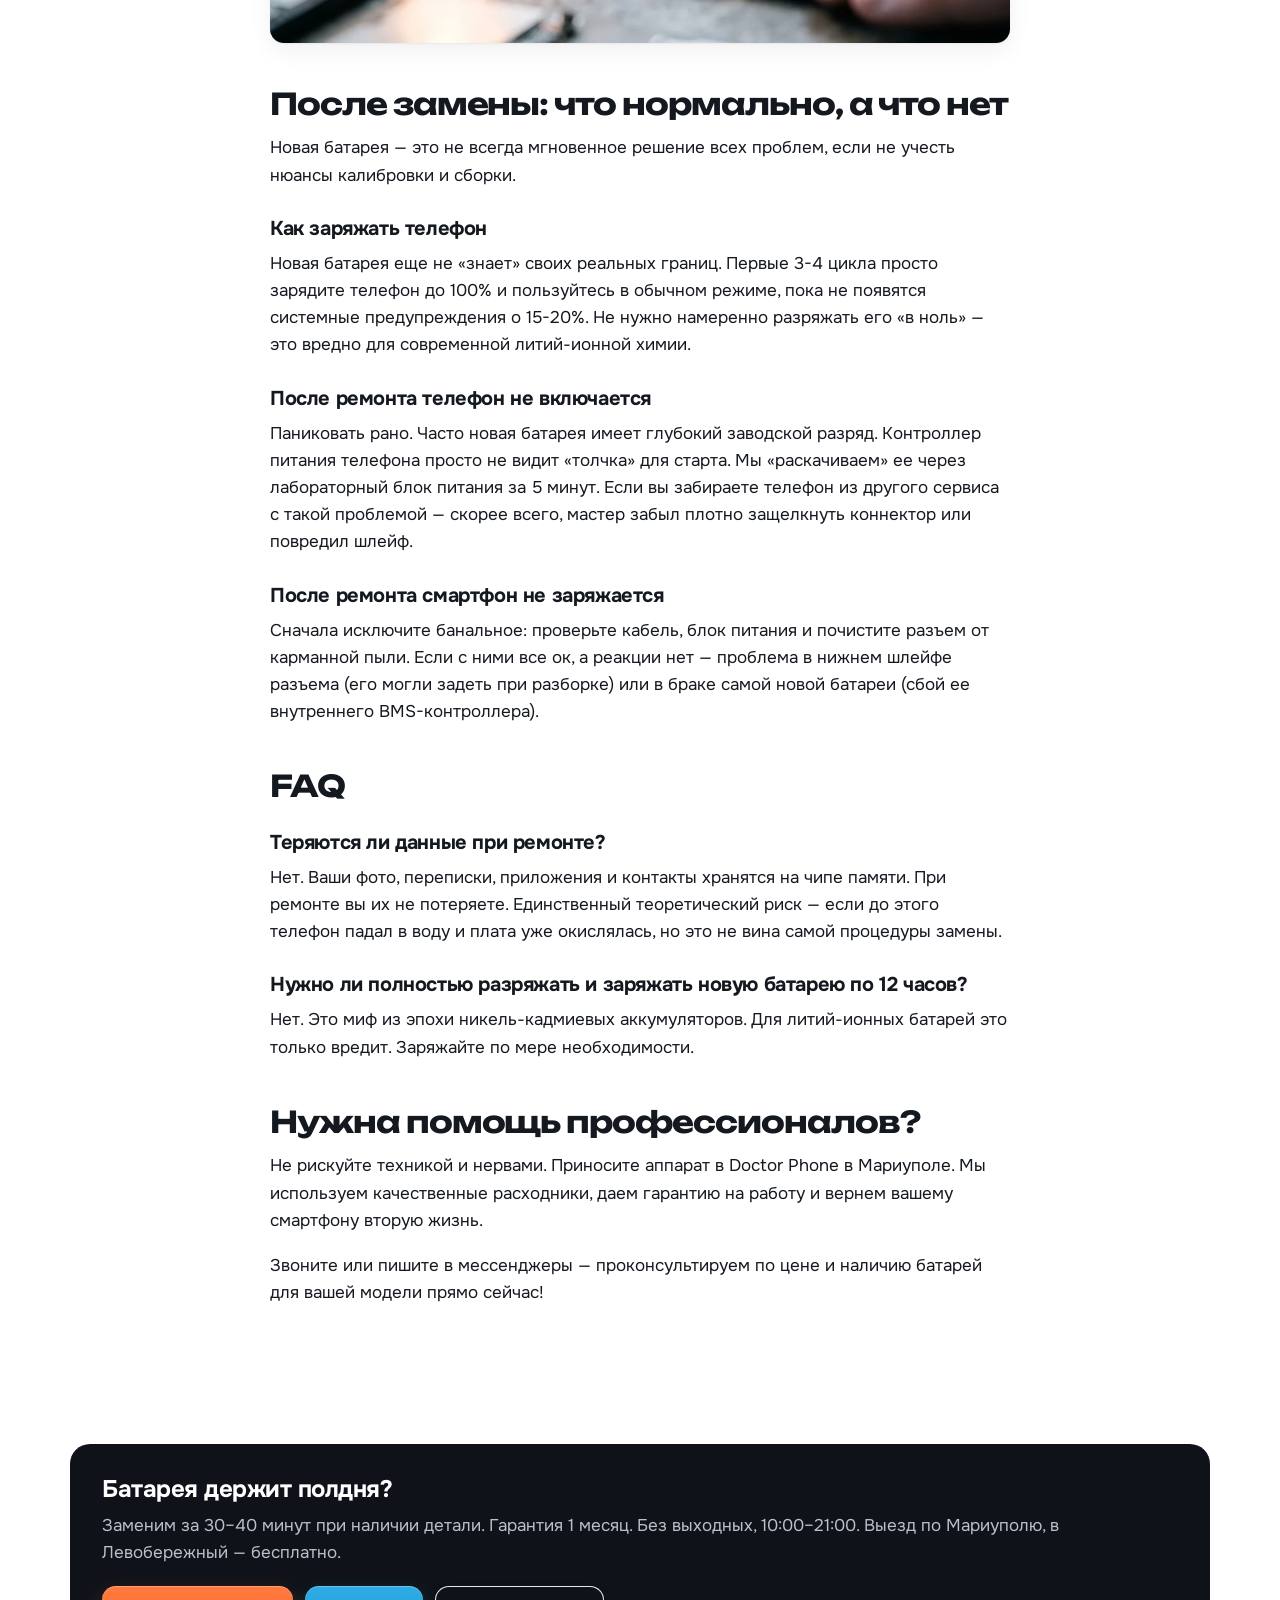
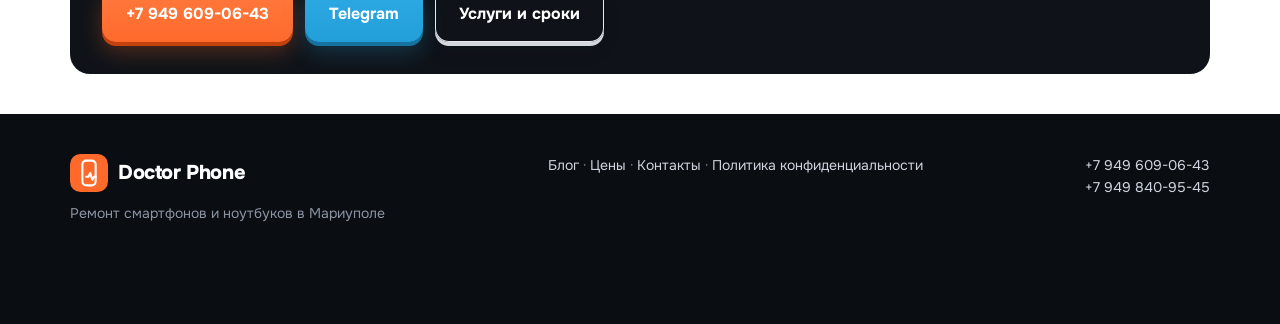
<file: blog/zamena-akkumulyatora/index.html>
<!DOCTYPE html>
<html lang="ru">
<head>
<meta charset="utf-8">
<meta name="viewport" content="width=device-width, initial-scale=1">
<title>Замена аккумулятора на телефоне в Мариуполе — Samsung, Redmi, Tecno, Infinix | Doctor Phone</title>
<meta name="description" content="Срочная замена аккумулятора на телефоне в Мариуполе от Doctor Phone. Ремонт Samsung, Redmi, Tecno, Infinix за 30–40 минут с гарантией. Узнайте точную стоимость и запишитесь онлайн!">
<link rel="canonical" href="https://drphone-mrpl.ru/blog/zamena-akkumulyatora/">
<meta property="og:type" content="article">
<meta property="og:title" content="Замена аккумулятора на телефоне в Мариуполе — Samsung, Redmi, Tecno, Infinix | Doctor Phone">
<meta property="og:description" content="Срочная замена аккумулятора на телефоне в Мариуполе от Doctor Phone. Ремонт Samsung, Redmi, Tecno, Infinix за 30–40 минут с гарантией. Узнайте точную стоимость и запишитесь онлайн!">
<meta property="og:image" content="https://drphone-mrpl.ru/blog/zamena-akkumulyatora/zamena-akkumulyatora.webp">
<meta property="og:locale" content="ru_RU">
<meta name="theme-color" content="#ff6a2b">
<link rel="icon" href="../../assets/favicon.svg" type="image/svg+xml">
<link rel="stylesheet" href="../../assets/style.css">
<script type="application/ld+json">{"@context": "https://schema.org", "@type": "Article", "headline": "Замена аккумулятора на телефоне в Мариуполе — Samsung, Redmi, Tecno, Infinix", "description": "Срочная замена аккумулятора на телефоне в Мариуполе от Doctor Phone. Ремонт Samsung, Redmi, Tecno, Infinix за 30–40 минут с гарантией. Узнайте точную стоимость и запишитесь онлайн!", "author": {"@type": "Organization", "name": "Doctor Phone"}, "publisher": {"@type": "Organization", "name": "Doctor Phone"}, "mainEntityOfPage": "https://drphone-mrpl.ru/blog/zamena-akkumulyatora/", "inLanguage": "ru"}</script>
<script type="application/ld+json">{"@context": "https://schema.org", "@type": "FAQPage", "mainEntity": [{"@type": "Question", "name": "Теряются ли данные при ремонте?", "acceptedAnswer": {"@type": "Answer", "text": "Нет. Фото, переписки, приложения и контакты хранятся на чипе памяти. При ремонте вы их не потеряете."}}, {"@type": "Question", "name": "Нужно ли полностью разряжать и заряжать новую батарею по 12 часов?", "acceptedAnswer": {"@type": "Answer", "text": "Нет. Это миф из эпохи никель-кадмиевых аккумуляторов. Для литий-ионных батарей это только вредит."}}, {"@type": "Question", "name": "Сколько длится замена аккумулятора?", "acceptedAnswer": {"@type": "Answer", "text": "В 90% случаев 30–40 минут. Аппарат просят оставить на час, пока мастер проводит тесты."}}, {"@type": "Question", "name": "Почему после замены телефон не включается?", "acceptedAnswer": {"@type": "Answer", "text": "Часто новая батарея имеет глубокий заводской разряд. Мы «раскачиваем» её через лабораторный блок питания за 5 минут."}}]}</script>
<!-- Yandex.Metrika counter -->
<script>
(function(m,e,t,r,i,k,a){m[i]=m[i]||function(){(m[i].a=m[i].a||[]).push(arguments)};
m[i].l=1*new Date();
for (var j = 0; j < document.scripts.length; j++) {if (document.scripts[j].src === r) { return; }}
k=e.createElement(t),a=e.getElementsByTagName(t)[0],k.async=1,k.src=r,a.parentNode.insertBefore(k,a)})
(window, document, "script", "https://mc.yandex.ru/metrika/tag.js", "ym");
ym(114507236, "init", {clickmap:true, trackLinks:true, accurateTrackBounce:true, webvisor:true});
</script>
<!-- /Yandex.Metrika counter -->
</head>
<body>
<noscript><div><img src="https://mc.yandex.ru/watch/114507236" style="position:absolute;left:-9999px" alt=""></div></noscript>
<header class="header">
  <div class="container">
    <a class="logo" href="../../index.html">
      <svg viewBox="0 0 40 40" fill="none" aria-hidden="true"><rect width="40" height="40" rx="11" fill="#ff6a2b"/><rect x="13" y="7" width="14" height="26" rx="4" stroke="#fff" stroke-width="2.2"/><path d="M17 24h2.5l1.8-4 2.2 7 1.8-3h1.7" stroke="#fff" stroke-width="2.2" stroke-linecap="round" stroke-linejoin="round"/></svg>
      <span>Doctor Phone<small>ремонт техники в Мариуполе</small></span>
    </a>
    <nav class="nav" id="nav">
      <a href="../../index.html#services">Услуги</a>
      <a href="../../index.html#price">Цены</a>
      <a href="../../index.html#visit">Выезд</a>
      <a href="../../index.html#faq">Вопросы</a>
      <a href="../index.html">Блог</a>
      <a href="../../index.html#contacts">Контакты</a>
    </nav>
    <a class="header-phone" href="tel:+79496090643">+7 949 609-06-43</a>
    <button class="burger" aria-label="Меню"><span></span><span></span><span></span></button>
  </div>
</header>
<div class="container"><div class="crumbs"><a href="../../index.html">Главная</a> / <a href="../index.html">Блог</a> / Замена аккумулятора</div></div>
<article class="article">
<div class="info">Обновлено: октябрь 2026 · 8 мин чтения</div>

<img src="zamena-akkumulyatora.webp" alt="Замена аккумулятора телефона пластиковой лопаткой" width="1200" height="670">

<h1>Замена аккумулятора на телефоне: когда пора, как проходит и что делать после</h1>

<p>Телефон выключается на 15%? Греется в кармане и к обеду в третий раз просит розетку? Вздулся экран или задняя крышка? Это не «глюк системы» и не вирусы. Это химический износ литий-ионной батареи.</p>

<p>Ресурс современных АКБ — около 500–800 полных циклов. В реалиях 2026 года это примерно 2–3 года активной работы. Когда химия внутри деградирует, контроллер начинает неправильно считать остаток емкости, а сама батарея теряет токоотдачу. В этом случае замена аккумулятора на телефоне — единственный способ вернуть аппарату нормальную автономность.</p>

<h2>Почему батарею нельзя менять самому</h2>

<p>Забудьте времена, когда элемент питания менялся за минуту: поддел крышку монеткой, поставил новую. Сейчас всё иначе. Аккумулятор намертво приклеен к задней крышке или металлической рамке на мощный двусторонний скотч.</p>

<p>Пытаться оторвать его дома отверткой или ножом — плохая идея. Риск проткнуть банку составляет около 50%. Итог такой самодеятельности — не просто ремонт, а термическая реакция, едкий дым, пожароопасная ситуация и сгоревший контроллер питания на материнской плате. В сервисе мы сначала прогреваем корпус, наносим специальный растворитель для размягчения клея и работаем вакуумными присосками. Это безопасно и быстро.</p>

<img src="akkumulyator-staraya-novaya.webp" alt="Старый вздутый и новый аккумулятор рядом" width="1200" height="670">

<h2>Особенности замены для разных брендов</h2>

<p>Конструкция аппаратов отличается, и подход к разборке тоже разный.</p>

<h3>Samsung</h3>
<p>Смена АКБ на телефоне самсунг часто требует ювелирной аккуратности из-за стеклянных задних панелей и наличия влагозащитных уплотнителей. После сборки мы обязательно восстанавливаем герметичность защитного контура, чтобы пыль и влага не попадали внутрь.</p>

<h3>Xiaomi и Redmi</h3>
<p>Замена аккумулятора на телефоне редми или xiaomi — одна из самых востребованных процедур. У этих аппаратов отличные емкие батареи, но из-за очень плотной компоновки материнской платы мастеру важно не повредить шлейфы при снятии старой банки.</p>

<h3>Tecno и Infinix</h3>
<p>Замена АКБ на техно или инфиникс обычно проходит чуть быстрее. Конструкция этих брендов часто позволяет мастеру быстрее получить доступ к внутренностям, но клей все равно требует обязательного термического воздействия.</p>

<h2>Сроки и стоимость</h2>

<p>Сколько длится процедура? В 90% случаев мы укладываемся в 30–40 минут. Вас попросят оставить аппарат на час, пока мастер проводит тесты.</p>

<p>Сколько стоит замена аккумулятора на телефоне? Цена складывается из стоимости самой батареи (оригинал или проверенная копия высокого качества) и сложности разборки конкретной модели. Точную цифру мастер назовет после визуального осмотра.</p>

<img src="akkumulyator-konnektor.webp" alt="Подключение коннектора аккумулятора к плате" width="1200" height="670">

<h2>После замены: что нормально, а что нет</h2>

<p>Новая батарея — это не всегда мгновенное решение всех проблем, если не учесть нюансы калибровки и сборки.</p>

<h3>Как заряжать телефон</h3>
<p>Новая батарея еще не «знает» своих реальных границ. Первые 3-4 цикла просто зарядите телефон до 100% и пользуйтесь в обычном режиме, пока не появятся системные предупреждения о 15-20%. Не нужно намеренно разряжать его «в ноль» — это вредно для современной литий-ионной химии.</p>

<h3>После ремонта телефон не включается</h3>
<p>Паниковать рано. Часто новая батарея имеет глубокий заводской разряд. Контроллер питания телефона просто не видит «толчка» для старта. Мы «раскачиваем» ее через лабораторный блок питания за 5 минут. Если вы забираете телефон из другого сервиса с такой проблемой — скорее всего, мастер забыл плотно защелкнуть коннектор или повредил шлейф.</p>

<h3>После ремонта смартфон не заряжается</h3>
<p>Сначала исключите банальное: проверьте кабель, блок питания и почистите разъем от карманной пыли. Если с ними все ок, а реакции нет — проблема в нижнем шлейфе разъема (его могли задеть при разборке) или в браке самой новой батареи (сбой ее внутреннего BMS-контроллера).</p>

<h2>FAQ</h2>

<h3>Теряются ли данные при ремонте?</h3>
<p>Нет. Ваши фото, переписки, приложения и контакты хранятся на чипе памяти. При ремонте вы их не потеряете. Единственный теоретический риск — если до этого телефон падал в воду и плата уже окислялась, но это не вина самой процедуры замены.</p>

<h3>Нужно ли полностью разряжать и заряжать новую батарею по 12 часов?</h3>
<p>Нет. Это миф из эпохи никель-кадмиевых аккумуляторов. Для литий-ионных батарей это только вредит. Заряжайте по мере необходимости.</p>

<h2>Нужна помощь профессионалов?</h2>

<p>Не рискуйте техникой и нервами. Приносите аппарат в Doctor Phone в Мариуполе. Мы используем качественные расходники, даем гарантию на работу и вернем вашему смартфону вторую жизнь.</p>

<p>Звоните или пишите в мессенджеры — проконсультируем по цене и наличию батарей для вашей модели прямо сейчас!</p>

</article>
<div class="container">
  <div class="cta-box">
    <h3>Батарея держит полдня?</h3>
    <p>Заменим за 30–40 минут при наличии детали. Гарантия 1 месяц. Без выходных, 10:00–21:00. Выезд по Мариуполю, в Левобережный — бесплатно.</p>
    <div class="hero-btns">
      <a class="btn btn-primary" href="tel:+79496090643">+7 949 609-06-43</a>
      <a class="btn btn-tg" href="https://t.me/remont_telefonov_mariupol" target="_blank" rel="noopener">Telegram</a>
      <a class="btn btn-ghost" href="../../index.html#price">Услуги и сроки</a>
    </div>
  </div>
</div>
<footer class="footer">
  <div class="container">
    <div><a class="logo" href="../../index.html"><svg viewBox="0 0 40 40" fill="none" aria-hidden="true"><rect width="40" height="40" rx="11" fill="#ff6a2b"/><rect x="13" y="7" width="14" height="26" rx="4" stroke="#fff" stroke-width="2.2"/><path d="M17 24h2.5l1.8-4 2.2 7 1.8-3h1.7" stroke="#fff" stroke-width="2.2" stroke-linecap="round" stroke-linejoin="round"/></svg><span>Doctor Phone</span></a><p style="margin-top:10px">Ремонт смартфонов и ноутбуков в Мариуполе</p></div>
    <div><p><a href="../index.html">Блог</a> · <a href="../../index.html#price">Цены</a> · <a href="../../index.html#contacts">Контакты</a> · <a href="../../privacy.html">Политика конфиденциальности</a></p></div>
    <div><p><a href="tel:+79496090643">+7 949 609-06-43</a></p><p><a href="tel:+79498409545">+7 949 840-95-45</a></p></div>
  </div>
</footer>
<div class="mbar">
  <a class="btn btn-primary" href="tel:+79496090643">Позвонить</a>
  <a class="btn btn-tg" href="https://t.me/remont_telefonov_mariupol" target="_blank" rel="noopener">Telegram</a>
</div>
<script src="../../assets/main.js"></script>
</body>
</html>
</file>
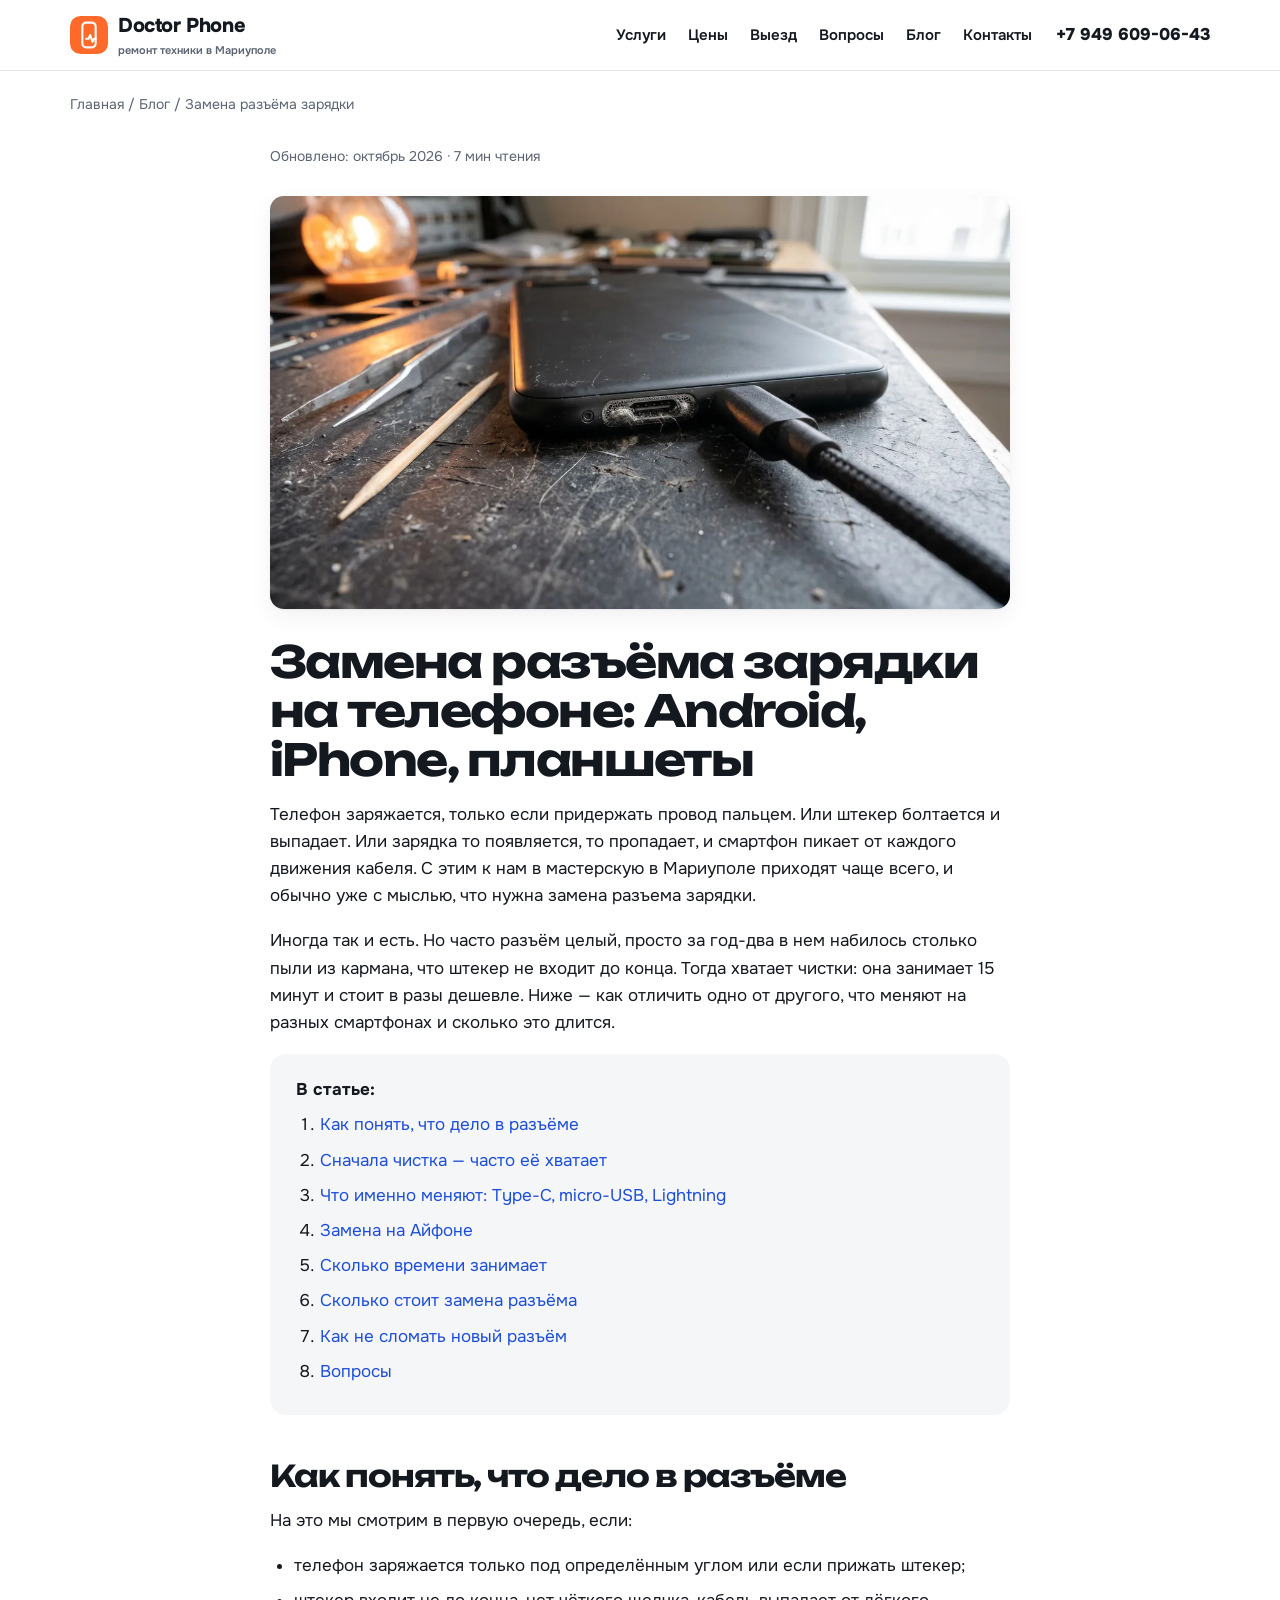
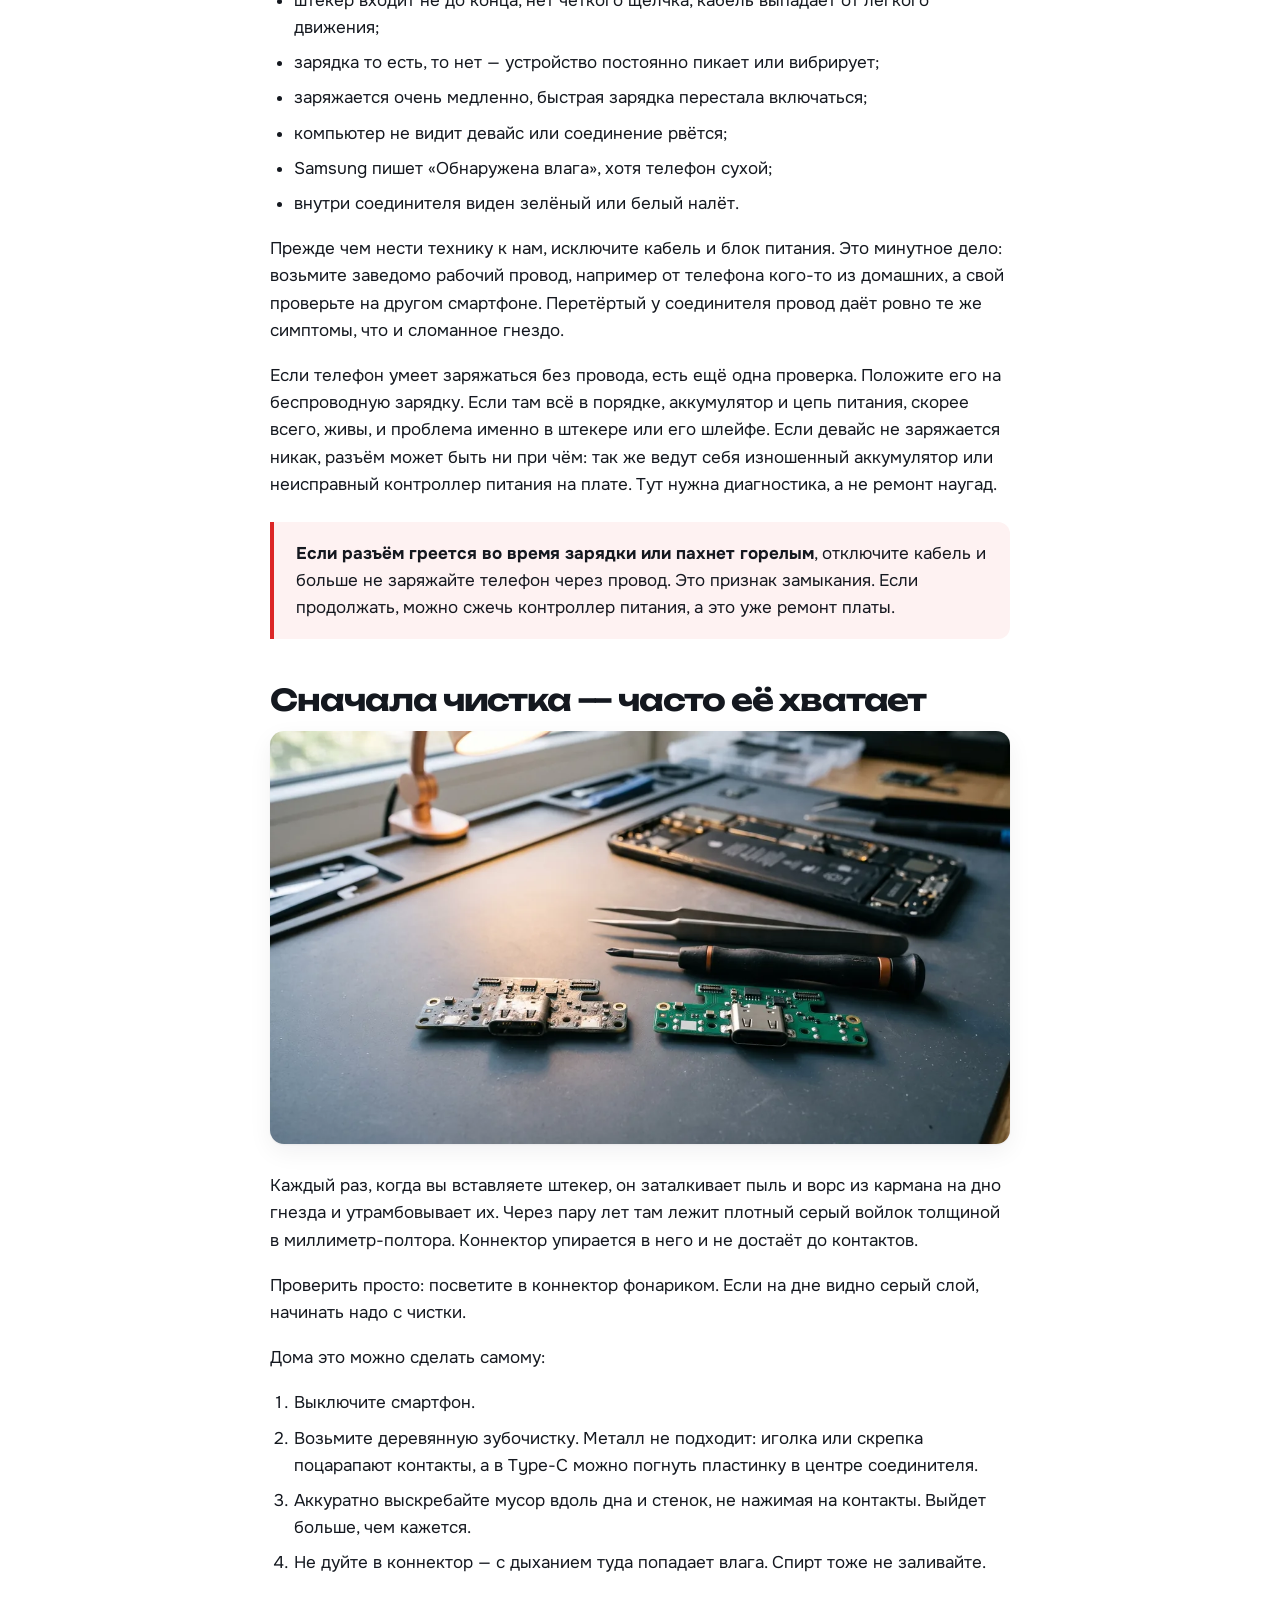
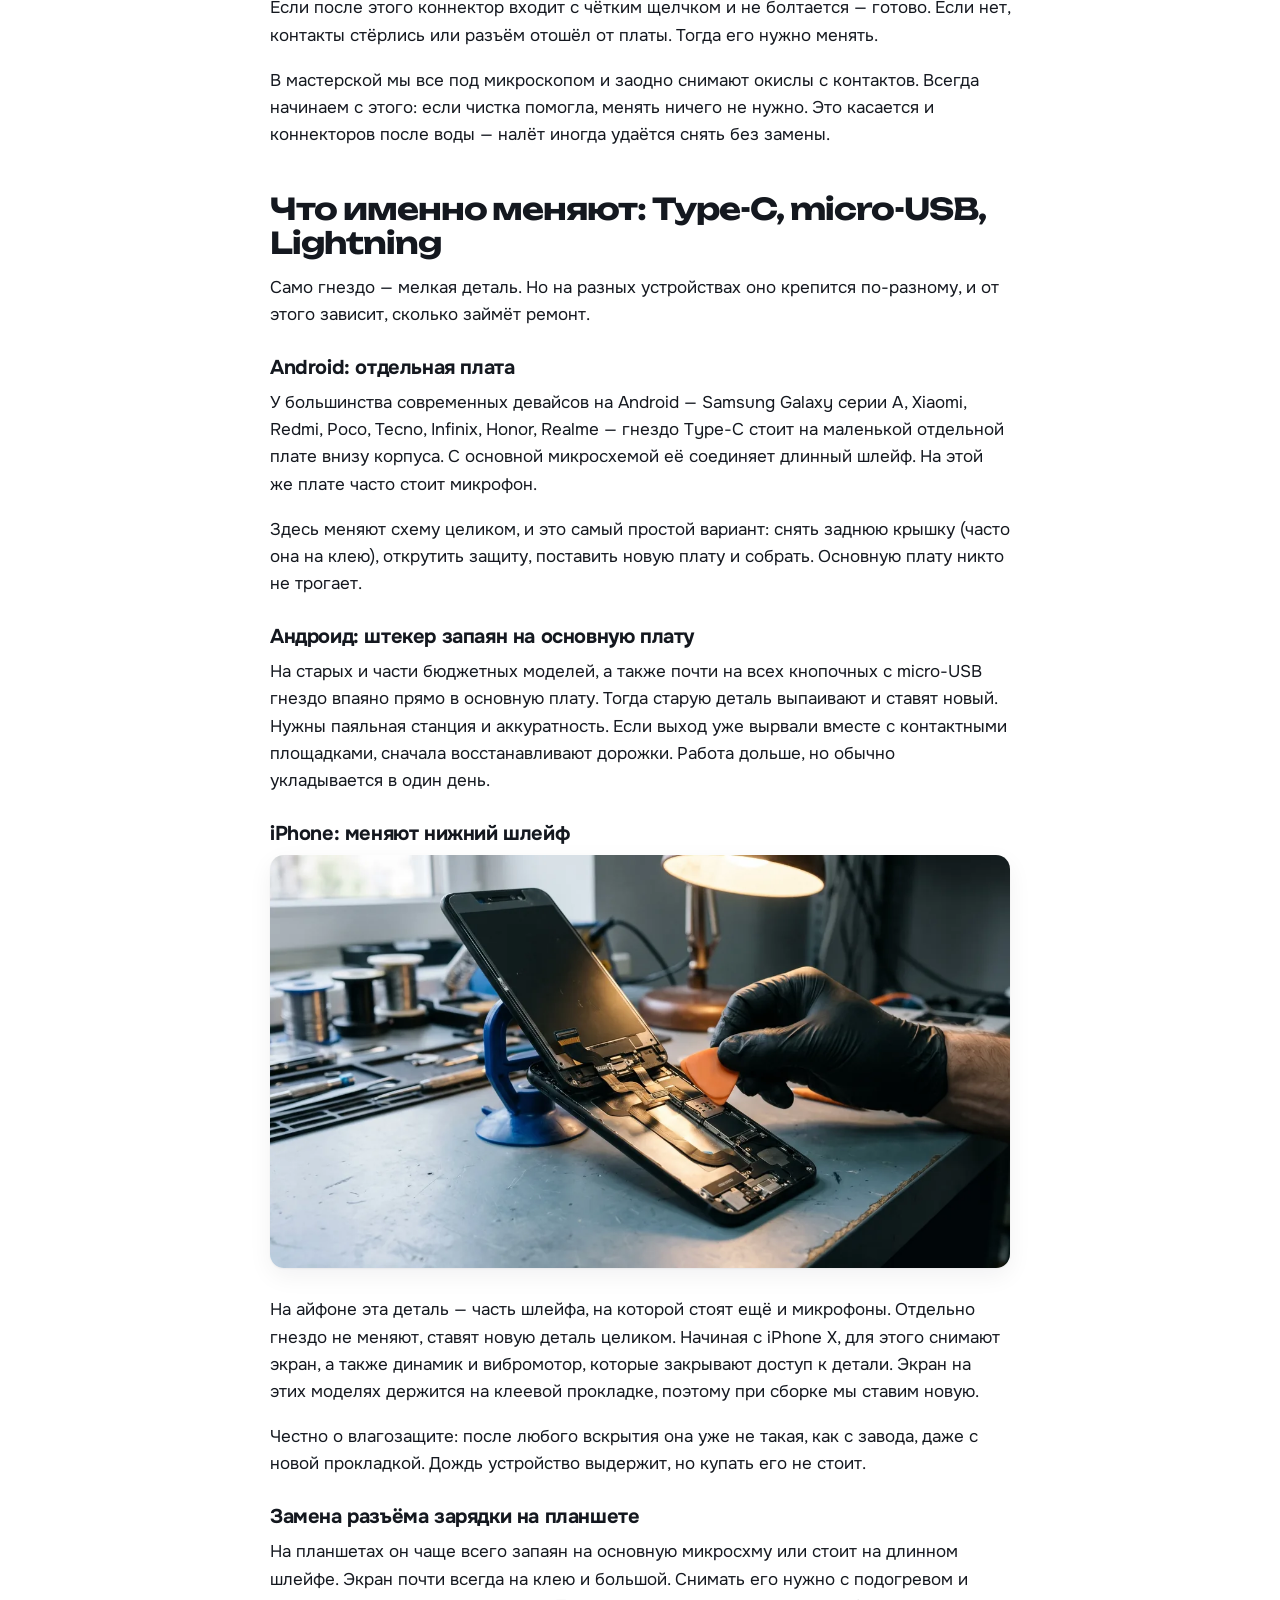
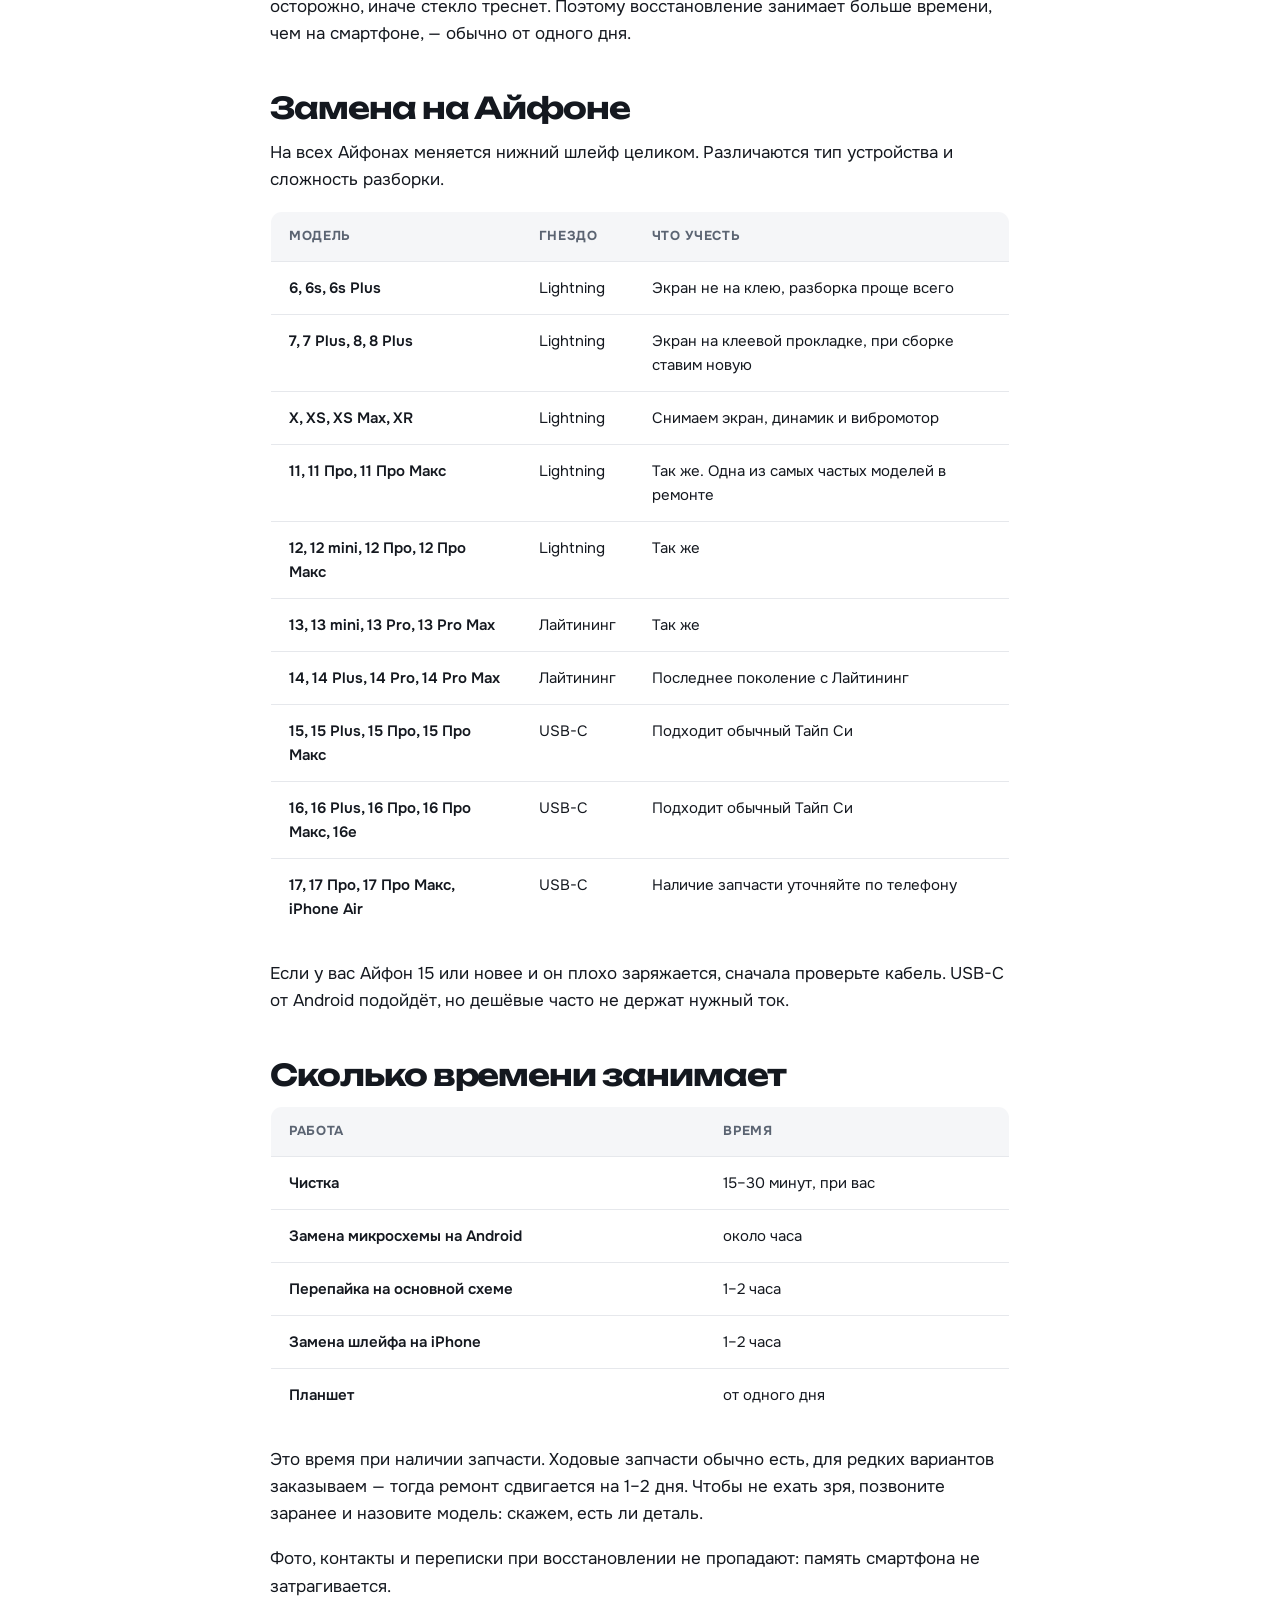
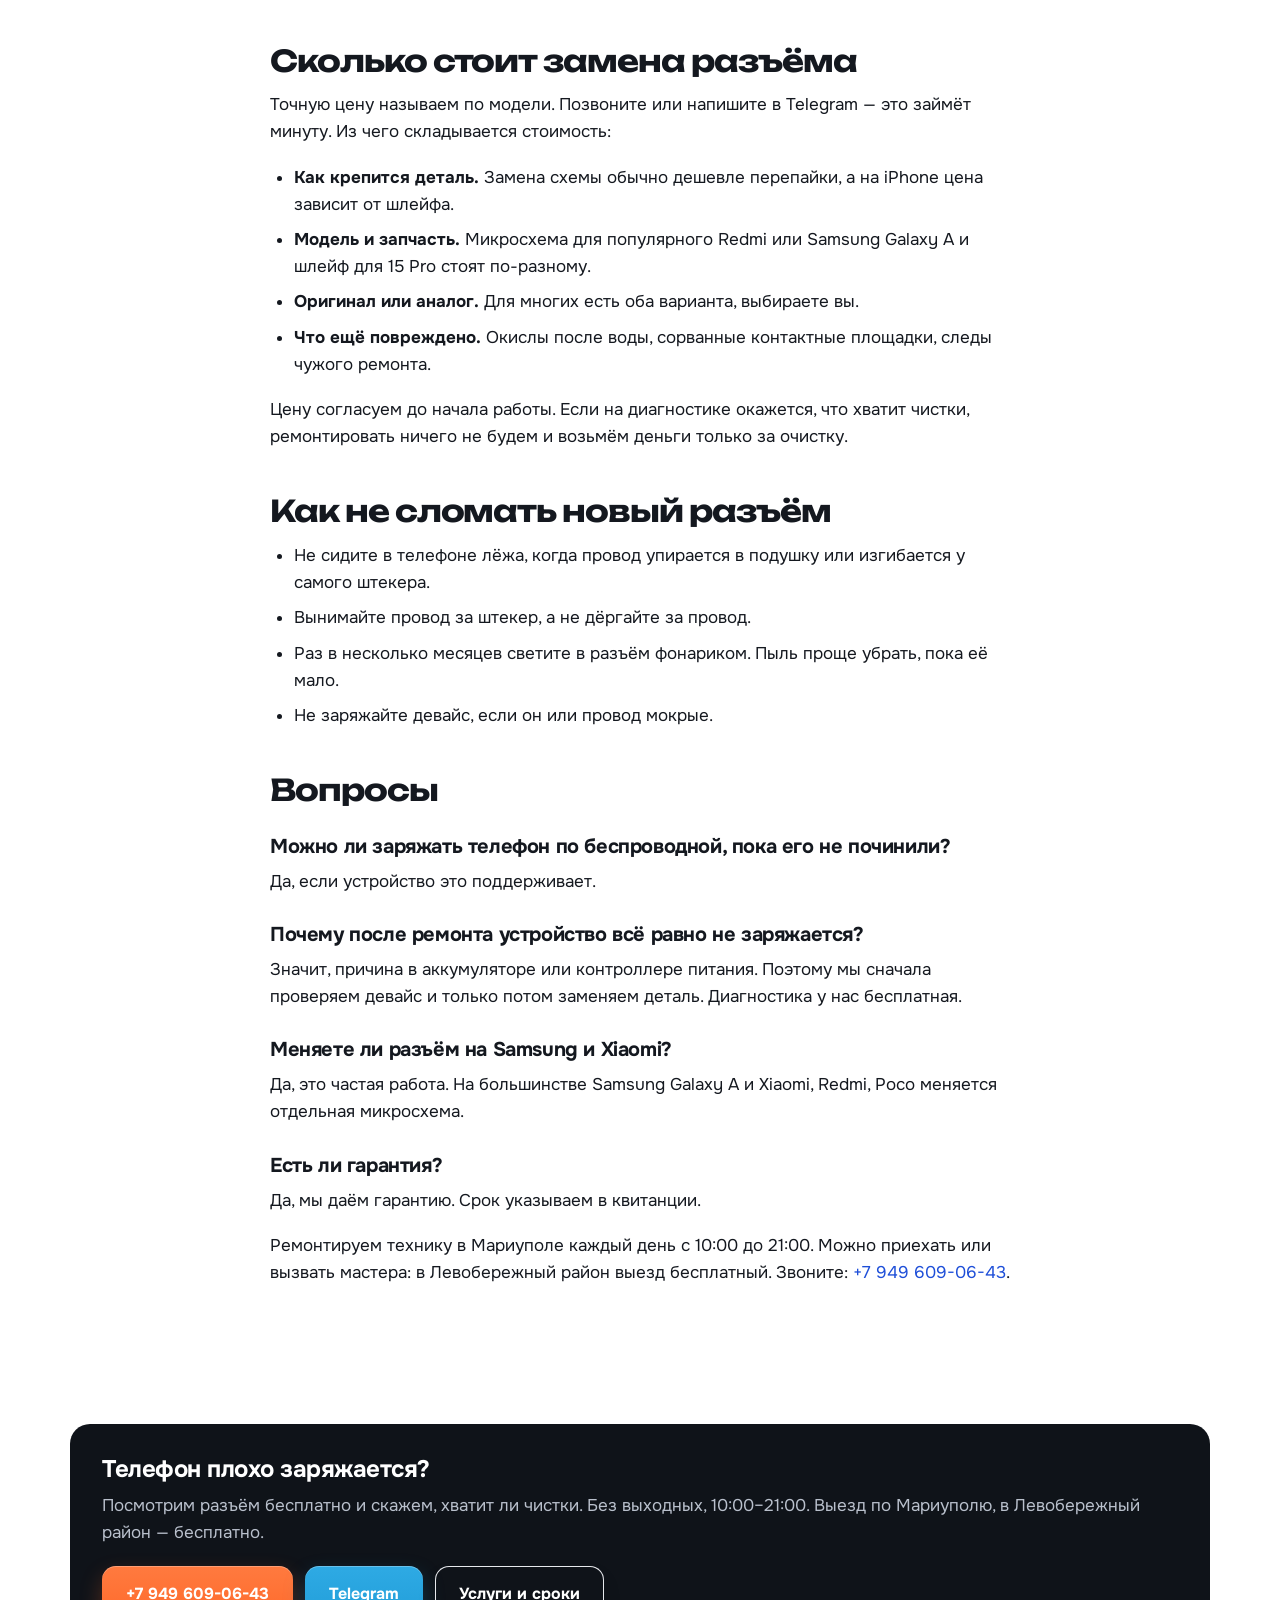
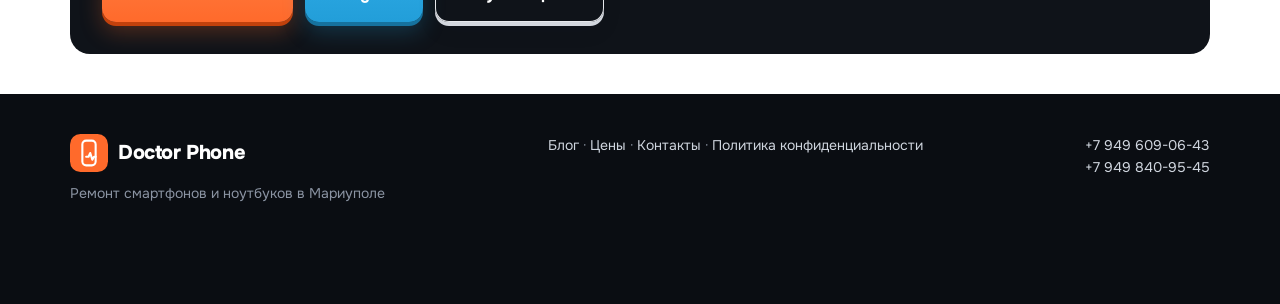
<file: blog/zamena-razema-zaryadki/index.html>
<!DOCTYPE html>
<html lang="ru">
<head>
<meta charset="utf-8">
<meta name="viewport" content="width=device-width, initial-scale=1">
<title>Замена разъёма зарядки на телефоне в Мариуполе — Android и iPhone | Doctor Phone</title>
<meta name="description" content="Замена разъёма зарядки в Мариуполе: Type-C, micro-USB, Lightning на iPhone, Samsung, Xiaomi, Tecno, планшеты. Как понять, что виноват разъём, когда хватит чистки, сроки.">
<link rel="canonical" href="https://drphone-mrpl.ru/blog/zamena-razema-zaryadki/">
<meta property="og:type" content="article">
<meta property="og:title" content="Замена разъёма зарядки на телефоне в Мариуполе — Android и iPhone | Doctor Phone">
<meta property="og:description" content="Замена разъёма зарядки в Мариуполе: Type-C, micro-USB, Lightning на iPhone, Samsung, Xiaomi, Tecno, планшеты. Как понять, что виноват разъём, когда хватит чистки, сроки.">
<meta property="og:image" content="https://drphone-mrpl.ru/blog/zamena-razema-zaryadki/zamena-razema-zaryadki.webp">
<meta property="og:locale" content="ru_RU">
<meta name="theme-color" content="#ff6a2b">
<link rel="icon" href="../../assets/favicon.svg" type="image/svg+xml">
<link rel="stylesheet" href="../../assets/style.css">
<script type="application/ld+json">{"@context": "https://schema.org", "@type": "Article", "headline": "Замена разъёма зарядки на телефоне в Мариуполе — Android и iPhone", "description": "Замена разъёма зарядки в Мариуполе: Type-C, micro-USB, Lightning на iPhone, Samsung, Xiaomi, Tecno, планшеты. Как понять, что виноват разъём, когда хватит чистки, сроки.", "author": {"@type": "Organization", "name": "Doctor Phone"}, "publisher": {"@type": "Organization", "name": "Doctor Phone"}, "mainEntityOfPage": "https://drphone-mrpl.ru/blog/zamena-razema-zaryadki/", "inLanguage": "ru"}</script>
<script type="application/ld+json">{"@context": "https://schema.org", "@type": "FAQPage", "mainEntity": [{"@type": "Question", "name": "Можно ли заряжать телефон по беспроводной, пока его не починили?", "acceptedAnswer": {"@type": "Answer", "text": "Да, если устройство это поддерживает."}}, {"@type": "Question", "name": "Почему после ремонта устройство всё равно не заряжается?", "acceptedAnswer": {"@type": "Answer", "text": "Значит, причина в аккумуляторе или контроллере питания. Поэтому мы сначала проверяем девайс и только потом заменяем деталь. Диагностика у нас бесплатная."}}, {"@type": "Question", "name": "Меняете ли разъём на Samsung и Xiaomi?", "acceptedAnswer": {"@type": "Answer", "text": "Да, это частая работа. На большинстве Samsung Galaxy A и Xiaomi, Redmi, Poco меняется отдельная микросхема."}}, {"@type": "Question", "name": "Есть ли гарантия?", "acceptedAnswer": {"@type": "Answer", "text": "Да, мы даём гарантию. Срок указываем в квитанции."}}]}</script>
<!-- Yandex.Metrika counter -->
<script>
(function(m,e,t,r,i,k,a){m[i]=m[i]||function(){(m[i].a=m[i].a||[]).push(arguments)};
m[i].l=1*new Date();
for (var j = 0; j < document.scripts.length; j++) {if (document.scripts[j].src === r) { return; }}
k=e.createElement(t),a=e.getElementsByTagName(t)[0],k.async=1,k.src=r,a.parentNode.insertBefore(k,a)})
(window, document, "script", "https://mc.yandex.ru/metrika/tag.js", "ym");
ym(114507236, "init", {clickmap:true, trackLinks:true, accurateTrackBounce:true, webvisor:true});
</script>
<!-- /Yandex.Metrika counter -->
</head>
<body>
<noscript><div><img src="https://mc.yandex.ru/watch/114507236" style="position:absolute;left:-9999px" alt=""></div></noscript>
<header class="header">
  <div class="container">
    <a class="logo" href="../../index.html">
      <svg viewBox="0 0 40 40" fill="none" aria-hidden="true"><rect width="40" height="40" rx="11" fill="#ff6a2b"/><rect x="13" y="7" width="14" height="26" rx="4" stroke="#fff" stroke-width="2.2"/><path d="M17 24h2.5l1.8-4 2.2 7 1.8-3h1.7" stroke="#fff" stroke-width="2.2" stroke-linecap="round" stroke-linejoin="round"/></svg>
      <span>Doctor Phone<small>ремонт техники в Мариуполе</small></span>
    </a>
    <nav class="nav" id="nav">
      <a href="../../index.html#services">Услуги</a>
      <a href="../../index.html#price">Цены</a>
      <a href="../../index.html#visit">Выезд</a>
      <a href="../../index.html#faq">Вопросы</a>
      <a href="../index.html">Блог</a>
      <a href="../../index.html#contacts">Контакты</a>
    </nav>
    <a class="header-phone" href="tel:+79496090643">+7 949 609-06-43</a>
    <button class="burger" aria-label="Меню"><span></span><span></span><span></span></button>
  </div>
</header>
<div class="container"><div class="crumbs"><a href="../../index.html">Главная</a> / <a href="../index.html">Блог</a> / Замена разъёма зарядки</div></div>
<article class="article">
<div class="info">Обновлено: октябрь 2026 · 7 мин чтения</div>

<img src="zamena-razema-zaryadki.webp" alt="Разъём зарядки телефона с пылью, макро" width="1200" height="670">

<h1>Замена разъёма зарядки на телефоне: Android, iPhone, планшеты</h1>

<p>Телефон заряжается, только если придержать провод пальцем. Или штекер болтается и выпадает. Или зарядка то появляется, то пропадает, и смартфон пикает от каждого движения кабеля. С этим к нам в мастерскую в Мариуполе приходят чаще всего, и обычно уже с мыслью, что нужна замена разъема зарядки.</p>

<p>Иногда так и есть. Но часто разъём целый, просто за год-два в нем набилось столько пыли из кармана, что штекер не входит до конца. Тогда хватает чистки: она занимает 15 минут и стоит в разы дешевле. Ниже — как отличить одно от другого, что меняют на разных смартфонах и сколько это длится.</p>

<div class="toc">
<b>В статье:</b>
<ol>
<li><a href="#signs">Как понять, что дело в разъёме</a></li>
<li><a href="#clean">Сначала чистка — часто её хватает</a></li>
<li><a href="#types">Что именно меняют: Type-C, micro-USB, Lightning</a></li>
<li><a href="#iphone">Замена на Айфоне</a></li>
<li><a href="#time">Сколько времени занимает</a></li>
<li><a href="#price">Сколько стоит замена разъёма</a></li>
<li><a href="#care">Как не сломать новый разъём</a></li>
<li><a href="#faq">Вопросы</a></li>
</ol>
</div>

<h2 id="signs">Как понять, что дело в разъёме</h2>

<p>На это мы смотрим в первую очередь, если:</p>

<ul>
<li>телефон заряжается только под определённым углом или если прижать штекер;</li>
<li>штекер входит не до конца, нет чёткого щелчка, кабель выпадает от лёгкого движения;</li>
<li>зарядка то есть, то нет — устройство постоянно пикает или вибрирует;</li>
<li>заряжается очень медленно, быстрая зарядка перестала включаться;</li>
<li>компьютер не видит девайс или соединение рвётся;</li>
<li>Samsung пишет «Обнаружена влага», хотя телефон сухой;</li>
<li>внутри соединителя виден зелёный или белый налёт.</li>
</ul>

<p>Прежде чем нести технику к нам, исключите кабель и блок питания. Это минутное дело: возьмите заведомо рабочий провод, например от телефона кого-то из домашних, а свой проверьте на другом смартфоне. Перетёртый у соединителя провод даёт ровно те же симптомы, что и сломанное гнездо.</p>

<p>Если телефон умеет заряжаться без провода, есть ещё одна проверка. Положите его на беспроводную зарядку. Если там всё в порядке, аккумулятор и цепь питания, скорее всего, живы, и проблема именно в штекере или его шлейфе. Если девайс не заряжается никак, разъём может быть ни при чём: так же ведут себя изношенный аккумулятор или неисправный контроллер питания на плате. Тут нужна диагностика, а не ремонт наугад.</p>

<div class="callout warn"><strong>Если разъём греется во время зарядки или пахнет горелым</strong>, отключите кабель и больше не заряжайте телефон через провод. Это признак замыкания. Если продолжать, можно сжечь контроллер питания, а это уже ремонт платы.</div>

<h2 id="clean">Сначала чистка — часто её хватает</h2>

<img src="razem-plata-zaryadki.webp" alt="Платы зарядки: старая и новая, макро" width="1200" height="670">

<p>Каждый раз, когда вы вставляете штекер, он заталкивает пыль и ворс из кармана на дно гнезда и утрамбовывает их. Через пару лет там лежит плотный серый войлок толщиной в миллиметр-полтора. Коннектор упирается в него и не достаёт до контактов.</p>

<p>Проверить просто: посветите в коннектор фонариком. Если на дне видно серый слой, начинать надо с чистки.</p>

<p>Дома это можно сделать самому:</p>

<ol>
<li>Выключите смартфон.</li>
<li>Возьмите деревянную зубочистку. Металл не подходит: иголка или скрепка поцарапают контакты, а в Type-C можно погнуть пластинку в центре соединителя.</li>
<li>Аккуратно выскребайте мусор вдоль дна и стенок, не нажимая на контакты. Выйдет больше, чем кажется.</li>
<li>Не дуйте в коннектор — с дыханием туда попадает влага. Спирт тоже не заливайте.</li>
</ol>

<p>Если после этого коннектор входит с чётким щелчком и не болтается — готово. Если нет, контакты стёрлись или разъём отошёл от платы. Тогда его нужно менять.</p>

<p>В мастерской мы все под микроскопом и заодно снимают окислы с контактов. Всегда начинаем с этого: если чистка помогла, менять ничего не нужно. Это касается и коннекторов после воды — налёт иногда удаётся снять без замены.</p>

<h2 id="types">Что именно меняют: Type-C, micro-USB, Lightning</h2>

<p>Само гнездо — мелкая деталь. Но на разных устройствах оно крепится по-разному, и от этого зависит, сколько займёт ремонт.</p>

<h3>Android: отдельная плата</h3>

<p>У большинства современных девайсов на Android — Samsung Galaxy серии A, Xiaomi, Redmi, Poco, Tecno, Infinix, Honor, Realme — гнездо Type-C стоит на маленькой отдельной плате внизу корпуса. С основной микросхемой её соединяет длинный шлейф. На этой же плате часто стоит микрофон.</p>

<p>Здесь меняют схему целиком, и это самый простой вариант: снять заднюю крышку (часто она на клею), открутить защиту, поставить новую плату и собрать. Основную плату никто не трогает.</p>

<h3>Андроид: штекер запаян на основную плату</h3>

<p>На старых и части бюджетных моделей, а также почти на всех кнопочных с micro-USB гнездо впаяно прямо в основную плату. Тогда старую деталь выпаивают и ставят новый. Нужны паяльная станция и аккуратность. Если выход уже вырвали вместе с контактными площадками, сначала восстанавливают дорожки. Работа дольше, но обычно укладывается в один день.</p>

<h3>iPhone: меняют нижний шлейф</h3>

<img src="iphone-shleif-razem.webp" alt="Вскрытый iPhone: нижний шлейф с разъёмом" width="1200" height="670">

<p>На айфоне эта деталь — часть шлейфа, на которой стоят ещё и микрофоны. Отдельно гнездо не меняют, ставят новую деталь целиком. Начиная с iPhone X, для этого снимают экран, а также динамик и вибромотор, которые закрывают доступ к детали. Экран на этих моделях держится на клеевой прокладке, поэтому при сборке мы ставим новую.</p>

<p>Честно о влагозащите: после любого вскрытия она уже не такая, как с завода, даже с новой прокладкой. Дождь устройство выдержит, но купать его не стоит.</p>

<h3>Замена разъёма зарядки на планшете</h3>

<p>На планшетах он чаще всего запаян на основную микросхму или стоит на длинном шлейфе. Экран почти всегда на клею и большой. Снимать его нужно с подогревом и осторожно, иначе стекло треснет. Поэтому восстановление занимает больше времени, чем на смартфоне, — обычно от одного дня.</p>

<h2 id="iphone">Замена на Айфоне</h2>

<p>На всех Айфонах меняется нижний шлейф целиком. Различаются тип устройства и сложность разборки.</p>

<table>
<thead><tr><th>Модель</th><th>Гнездо</th><th>Что учесть</th></tr></thead>
<tbody>
<tr><td>6, 6s, 6s Plus</td><td>Lightning</td><td>Экран не на клею, разборка проще всего</td></tr>
<tr><td>7, 7 Plus, 8, 8 Plus</td><td>Lightning</td><td>Экран на клеевой прокладке, при сборке ставим новую</td></tr>
<tr><td>X, XS, XS Max, XR</td><td>Lightning</td><td>Снимаем экран, динамик и вибромотор</td></tr>
<tr><td>11, 11 Про, 11 Про Макс</td><td>Lightning</td><td>Так же. Одна из самых частых моделей в ремонте</td></tr>
<tr><td>12, 12 mini, 12 Про, 12 Про Макс</td><td>Lightning</td><td>Так же</td></tr>
<tr><td>13, 13 mini, 13 Pro, 13 Pro Max</td><td>Лайтининг</td><td>Так же</td></tr>
<tr><td>14, 14 Plus, 14 Pro, 14 Pro Max</td><td>Лайтининг</td><td>Последнее поколение с Лайтининг</td></tr>
<tr><td>15, 15 Plus, 15 Про, 15 Про Макс</td><td>USB-C</td><td>Подходит обычный Тайп Си</td></tr>
<tr><td>16, 16 Plus, 16 Про, 16 Про Макс, 16e</td><td>USB-C</td><td>Подходит обычный Тайп Си</td></tr>
<tr><td>17, 17 Про, 17 Про Макс, iPhone Air</td><td>USB-C</td><td>Наличие запчасти уточняйте по телефону</td></tr>
</tbody>
</table>

<p>Если у вас Айфон 15 или новее и он плохо заряжается, сначала проверьте кабель. USB-C от Android подойдёт, но дешёвые часто не держат нужный ток.</p>

<h2 id="time">Сколько времени занимает</h2>

<table>
<thead><tr><th>Работа</th><th>Время</th></tr></thead>
<tbody>
<tr><td>Чистка</td><td>15–30 минут, при вас</td></tr>
<tr><td>Замена микросхемы на Android</td><td>около часа</td></tr>
<tr><td>Перепайка на основной схеме</td><td>1–2 часа</td></tr>
<tr><td>Замена шлейфа на iPhone</td><td>1–2 часа</td></tr>
<tr><td>Планшет</td><td>от одного дня</td></tr>
</tbody>
</table>

<p>Это время при наличии запчасти. Ходовые запчасти обычно есть, для редких вариантов заказываем — тогда ремонт сдвигается на 1–2 дня. Чтобы не ехать зря, позвоните заранее и назовите модель: скажем, есть ли деталь.</p>

<p>Фото, контакты и переписки при восстановлении не пропадают: память смартфона не затрагивается.</p>

<h2 id="price">Сколько стоит замена разъёма</h2>

<p>Точную цену называем по модели. Позвоните или напишите в Telegram — это займёт минуту. Из чего складывается стоимость:</p>

<ul>
<li><strong>Как крепится деталь.</strong> Замена схемы обычно дешевле перепайки, а на iPhone цена зависит от шлейфа.</li>
<li><strong>Модель и запчасть.</strong> Микросхема для популярного Redmi или Samsung Galaxy A и шлейф для 15 Pro стоят по-разному.</li>
<li><strong>Оригинал или аналог.</strong> Для многих есть оба варианта, выбираете вы.</li>
<li><strong>Что ещё повреждено.</strong> Окислы после воды, сорванные контактные площадки, следы чужого ремонта.</li>
</ul>

<p>Цену согласуем до начала работы. Если на диагностике окажется, что хватит чистки, ремонтировать ничего не будем и возьмём деньги только за очистку.</p>

<h2 id="care">Как не сломать новый разъём</h2>

<ul>
<li>Не сидите в телефоне лёжа, когда провод упирается в подушку или изгибается у самого штекера.</li>
<li>Вынимайте провод за штекер, а не дёргайте за провод.</li>
<li>Раз в несколько месяцев светите в разъём фонариком. Пыль проще убрать, пока её мало.</li>
<li>Не заряжайте девайс, если он или провод мокрые.</li>
</ul>

<h2 id="faq">Вопросы</h2>

<h3>Можно ли заряжать телефон по беспроводной, пока его не починили?</h3>
<p>Да, если устройство это поддерживает.</p>

<h3>Почему после ремонта устройство всё равно не заряжается?</h3>
<p>Значит, причина в аккумуляторе или контроллере питания. Поэтому мы сначала проверяем девайс и только потом заменяем деталь. Диагностика у нас бесплатная.</p>

<h3>Меняете ли разъём на Samsung и Xiaomi?</h3>
<p>Да, это частая работа. На большинстве Samsung Galaxy A и Xiaomi, Redmi, Poco меняется отдельная микросхема.</p>

<h3>Есть ли гарантия?</h3>
<p>Да, мы даём гарантию. Срок указываем в квитанции.</p>

<p>Ремонтируем технику в Мариуполе каждый день с 10:00 до 21:00. Можно приехать или вызвать мастера: в Левобережный район выезд бесплатный. Звоните: <a href="tel:+79496090643">+7 949 609-06-43</a>.</p>

</article>
<div class="container">
  <div class="cta-box">
    <h3>Телефон плохо заряжается?</h3>
    <p>Посмотрим разъём бесплатно и скажем, хватит ли чистки. Без выходных, 10:00–21:00. Выезд по Мариуполю, в Левобережный район — бесплатно.</p>
    <div class="hero-btns">
      <a class="btn btn-primary" href="tel:+79496090643">+7 949 609-06-43</a>
      <a class="btn btn-tg" href="https://t.me/remont_telefonov_mariupol" target="_blank" rel="noopener">Telegram</a>
      <a class="btn btn-ghost" href="../../index.html#price">Услуги и сроки</a>
    </div>
  </div>
</div>
<footer class="footer">
  <div class="container">
    <div><a class="logo" href="../../index.html"><svg viewBox="0 0 40 40" fill="none" aria-hidden="true"><rect width="40" height="40" rx="11" fill="#ff6a2b"/><rect x="13" y="7" width="14" height="26" rx="4" stroke="#fff" stroke-width="2.2"/><path d="M17 24h2.5l1.8-4 2.2 7 1.8-3h1.7" stroke="#fff" stroke-width="2.2" stroke-linecap="round" stroke-linejoin="round"/></svg><span>Doctor Phone</span></a><p style="margin-top:10px">Ремонт смартфонов и ноутбуков в Мариуполе</p></div>
    <div><p><a href="../index.html">Блог</a> · <a href="../../index.html#price">Цены</a> · <a href="../../index.html#contacts">Контакты</a> · <a href="../../privacy.html">Политика конфиденциальности</a></p></div>
    <div><p><a href="tel:+79496090643">+7 949 609-06-43</a></p><p><a href="tel:+79498409545">+7 949 840-95-45</a></p></div>
  </div>
</footer>
<div class="mbar">
  <a class="btn btn-primary" href="tel:+79496090643">Позвонить</a>
  <a class="btn btn-tg" href="https://t.me/remont_telefonov_mariupol" target="_blank" rel="noopener">Telegram</a>
</div>
<script src="../../assets/main.js"></script>
</body>
</html>
</file>
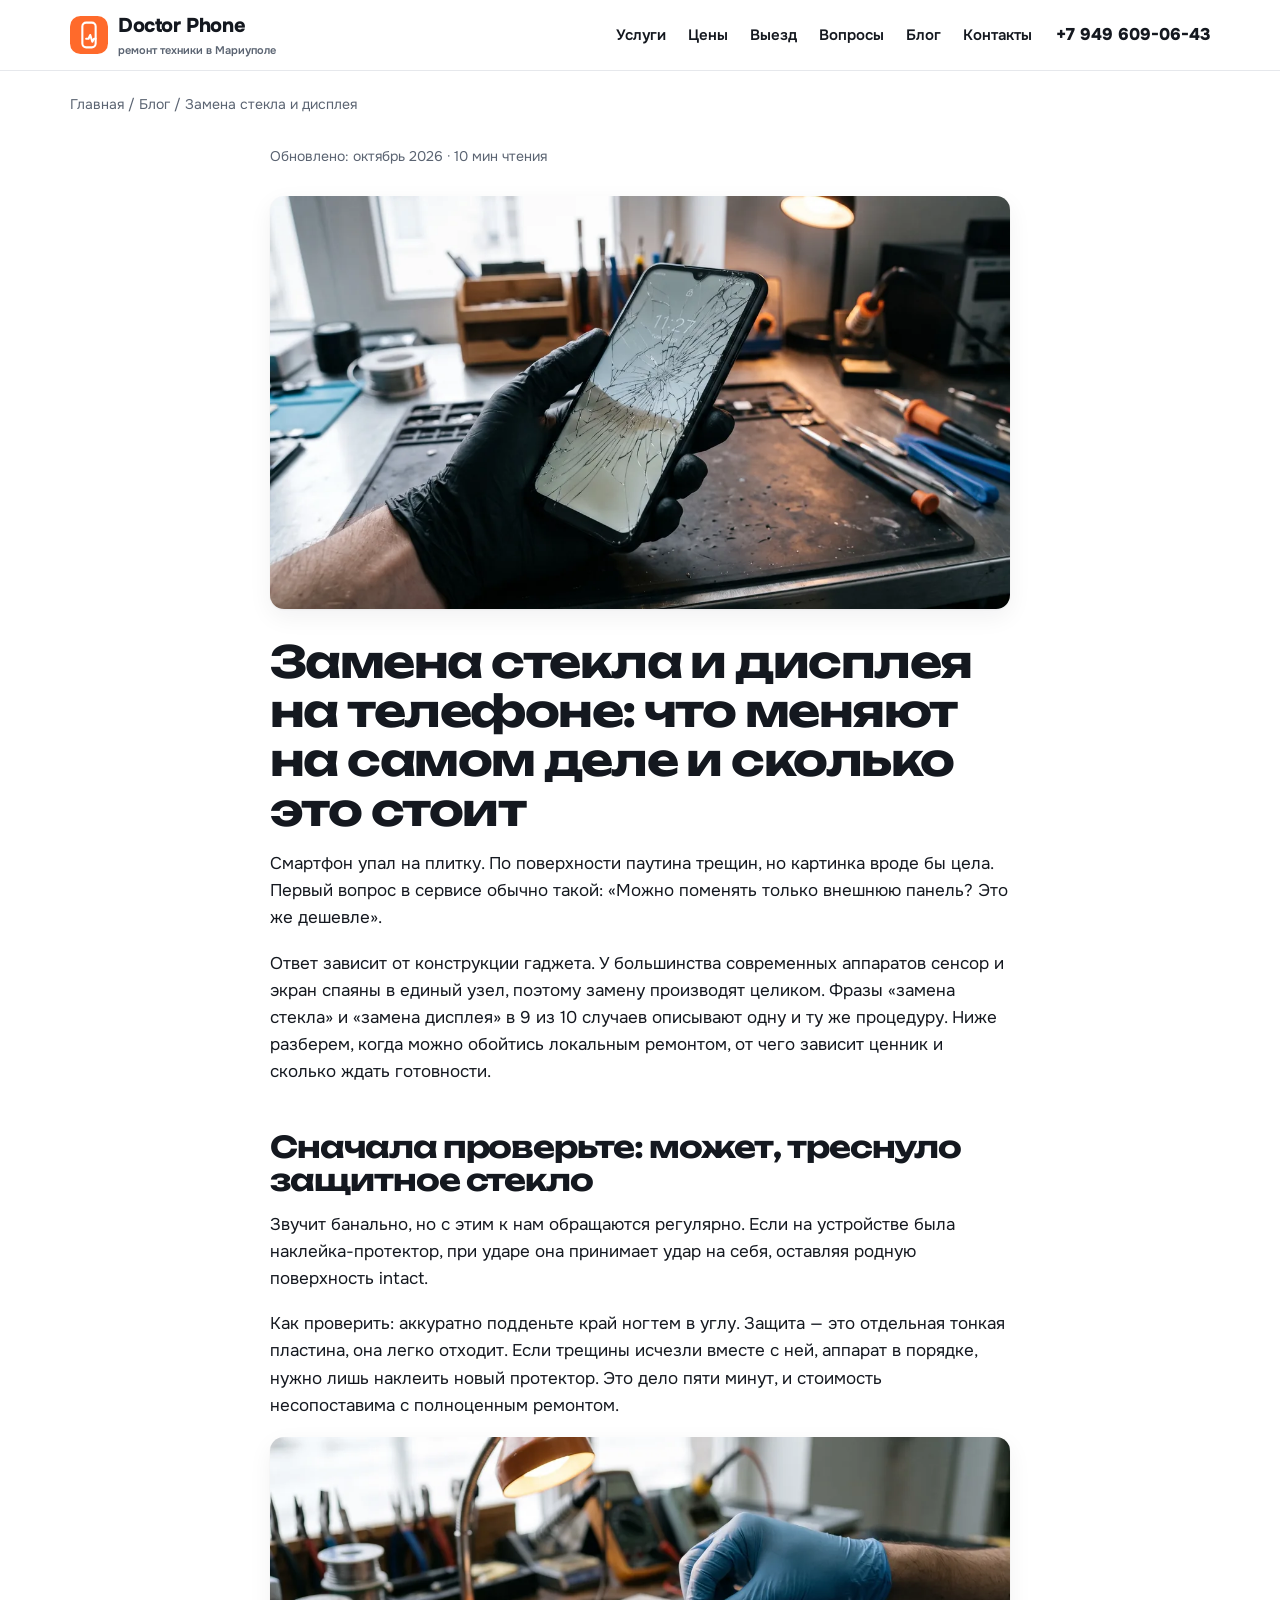
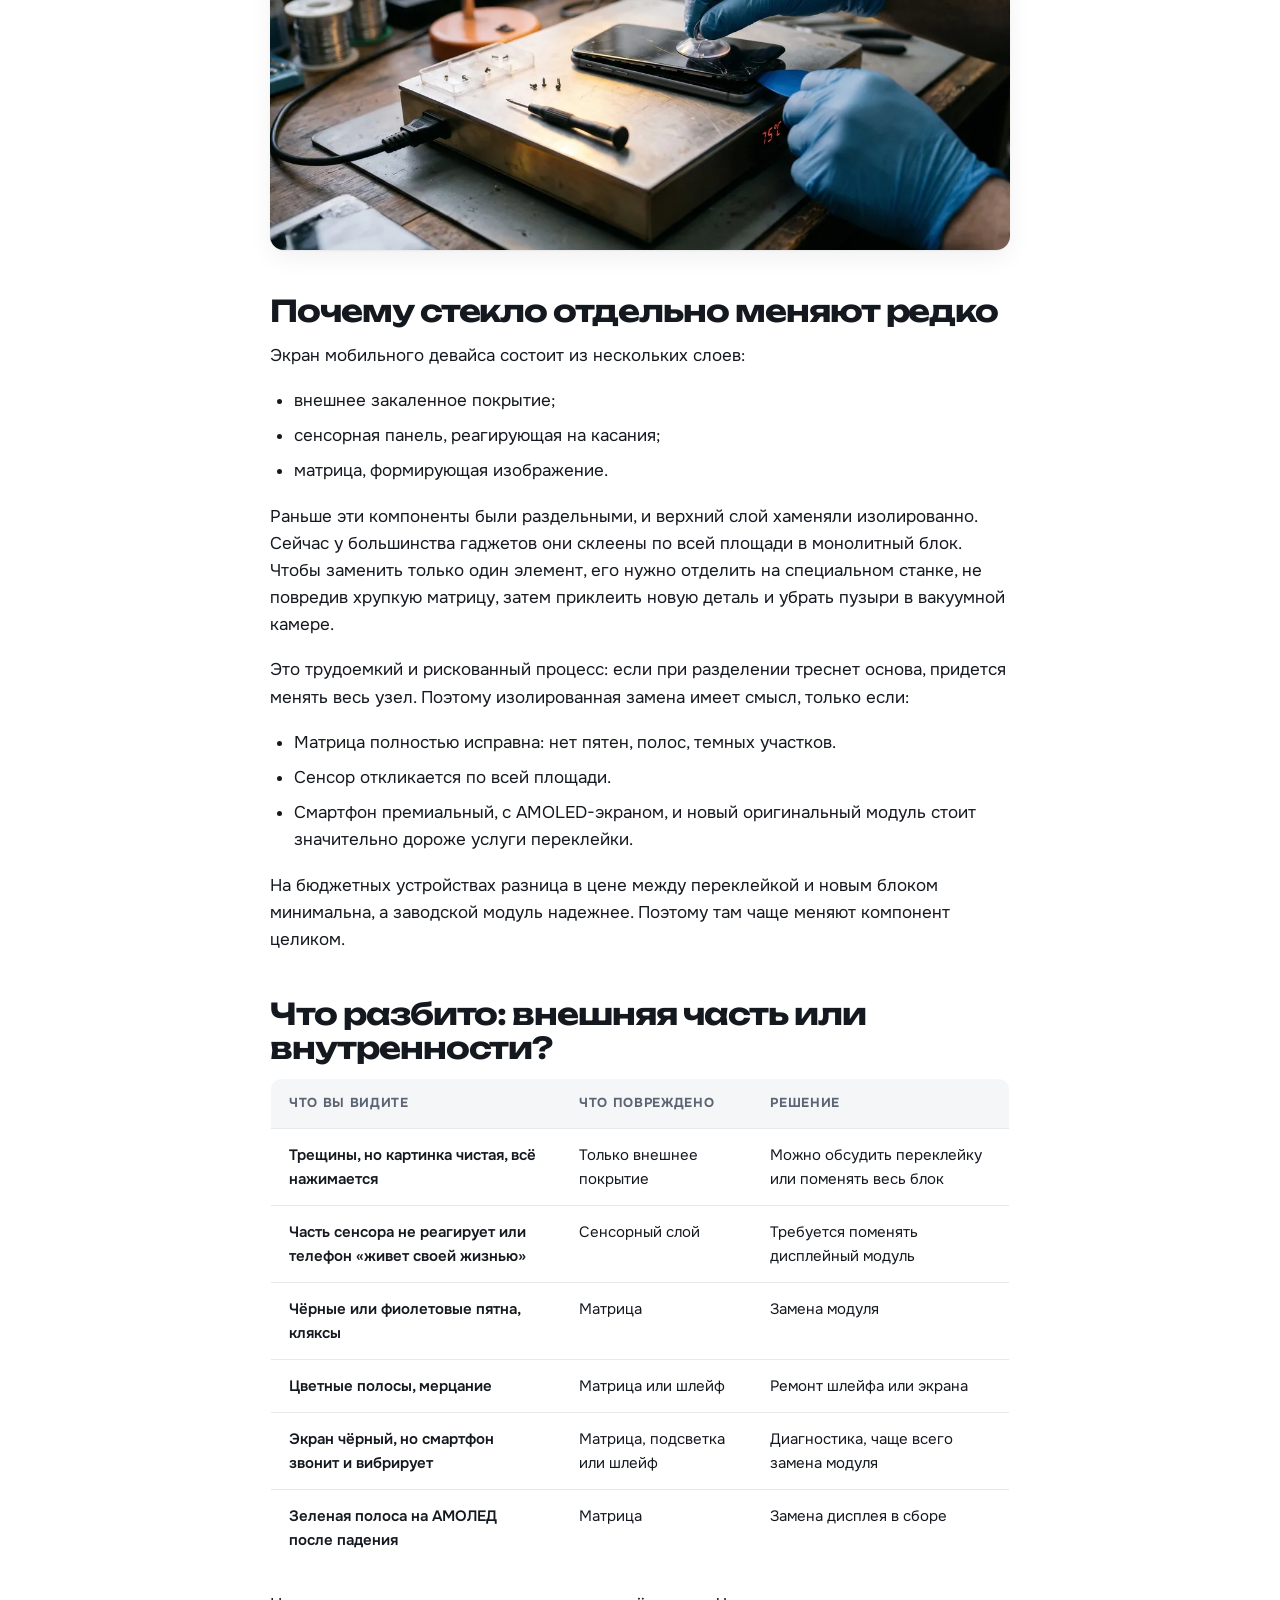
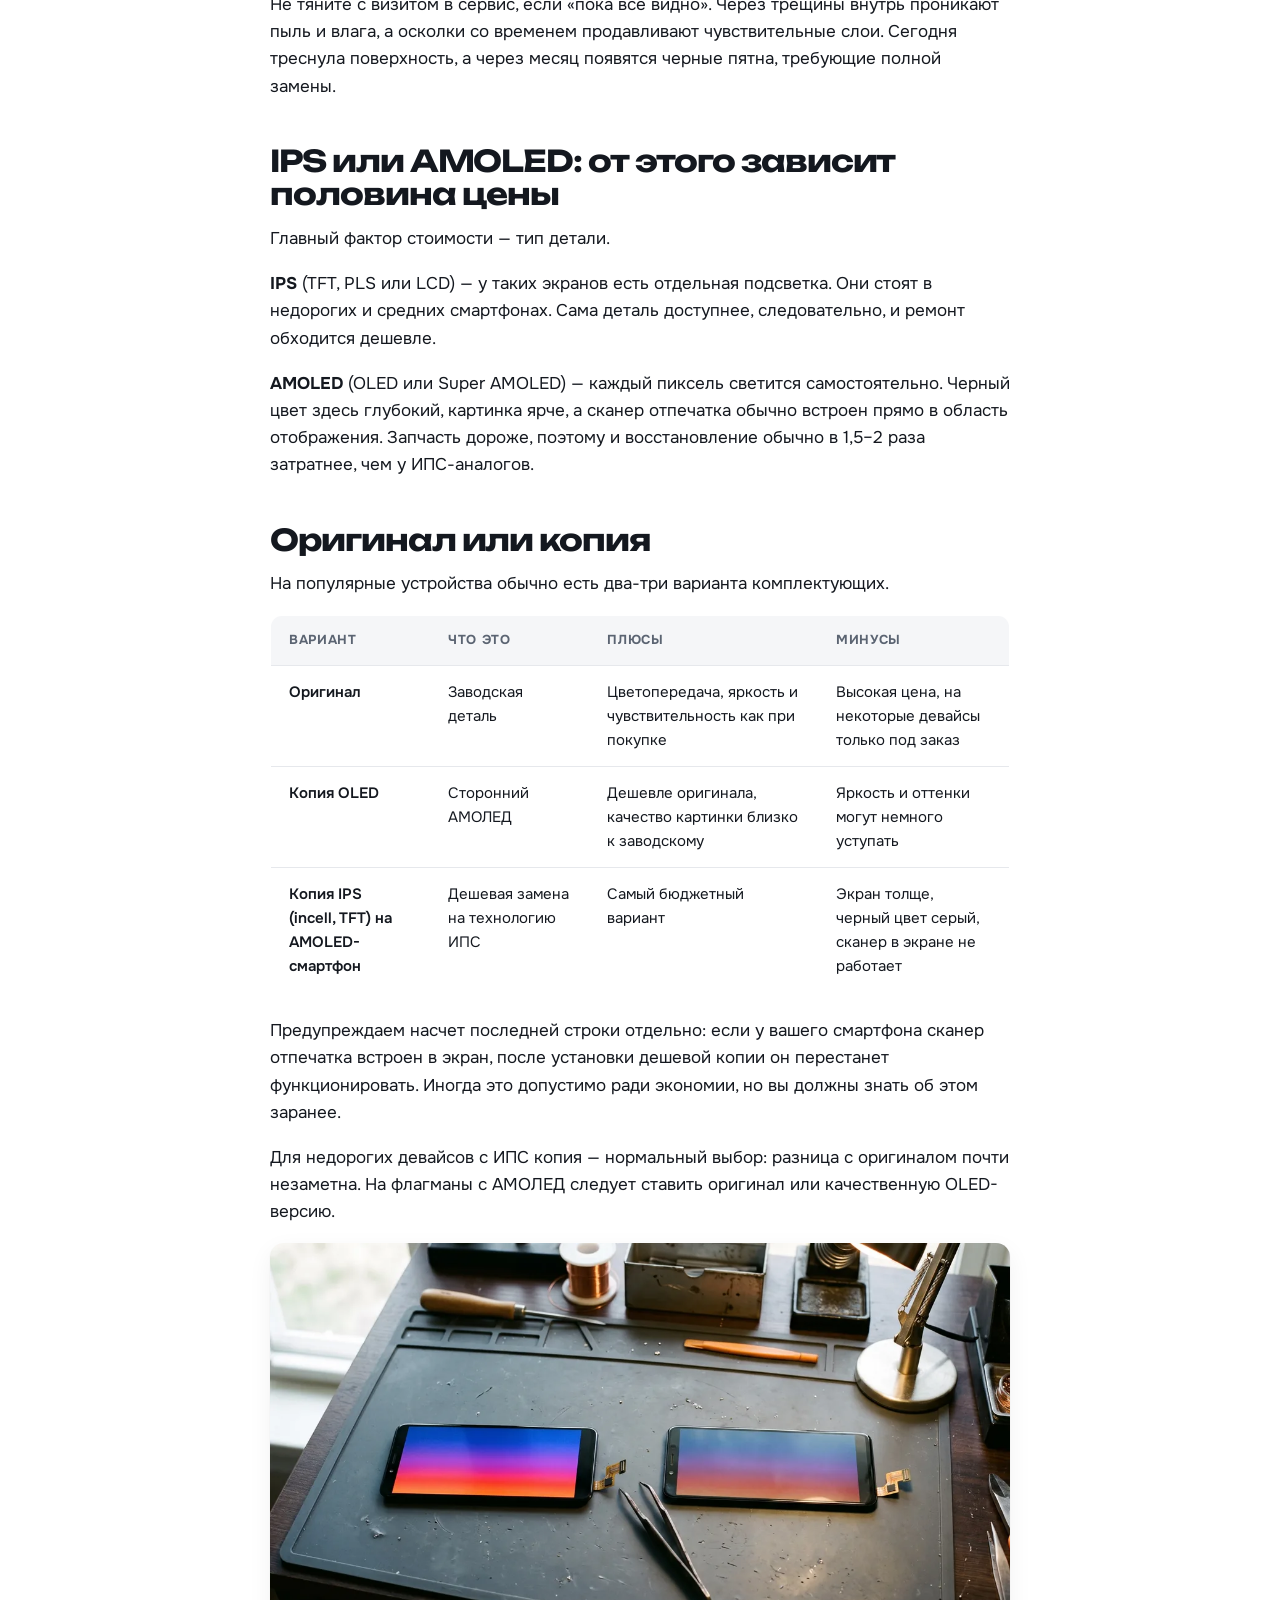
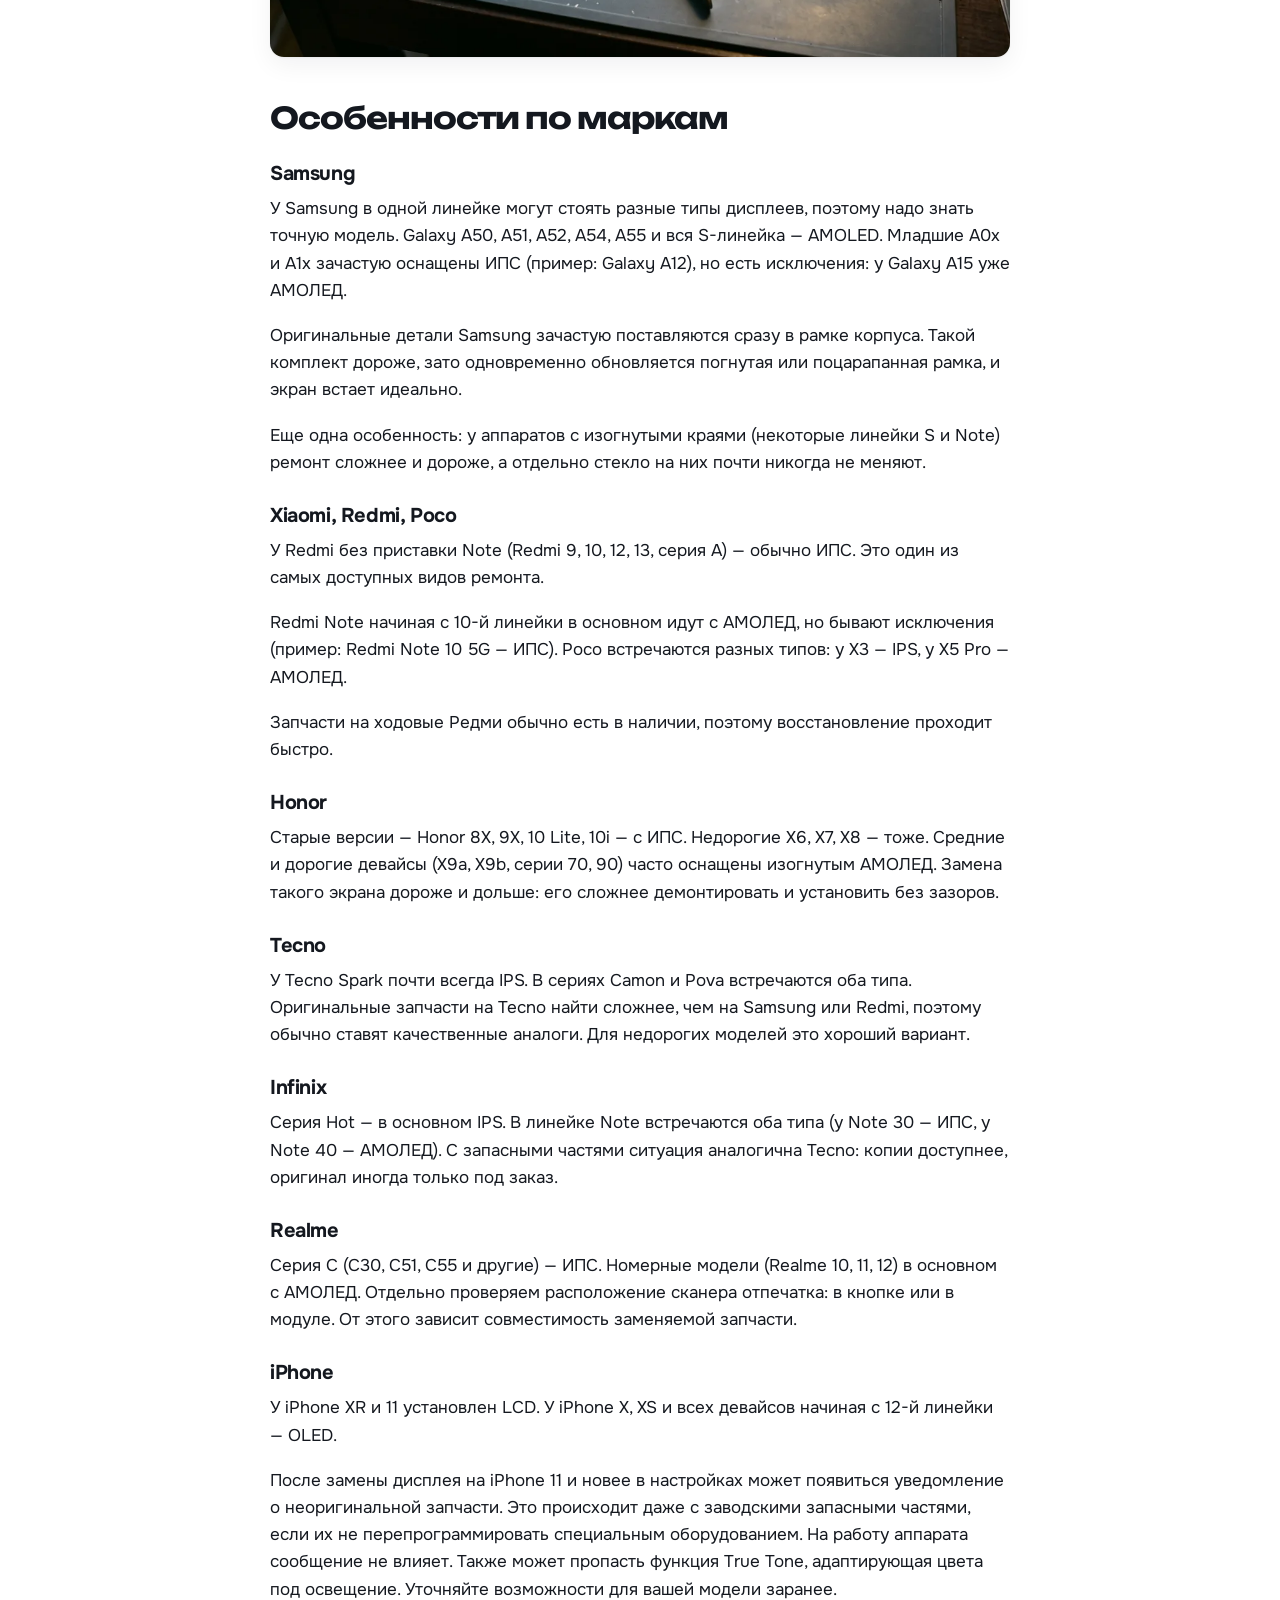
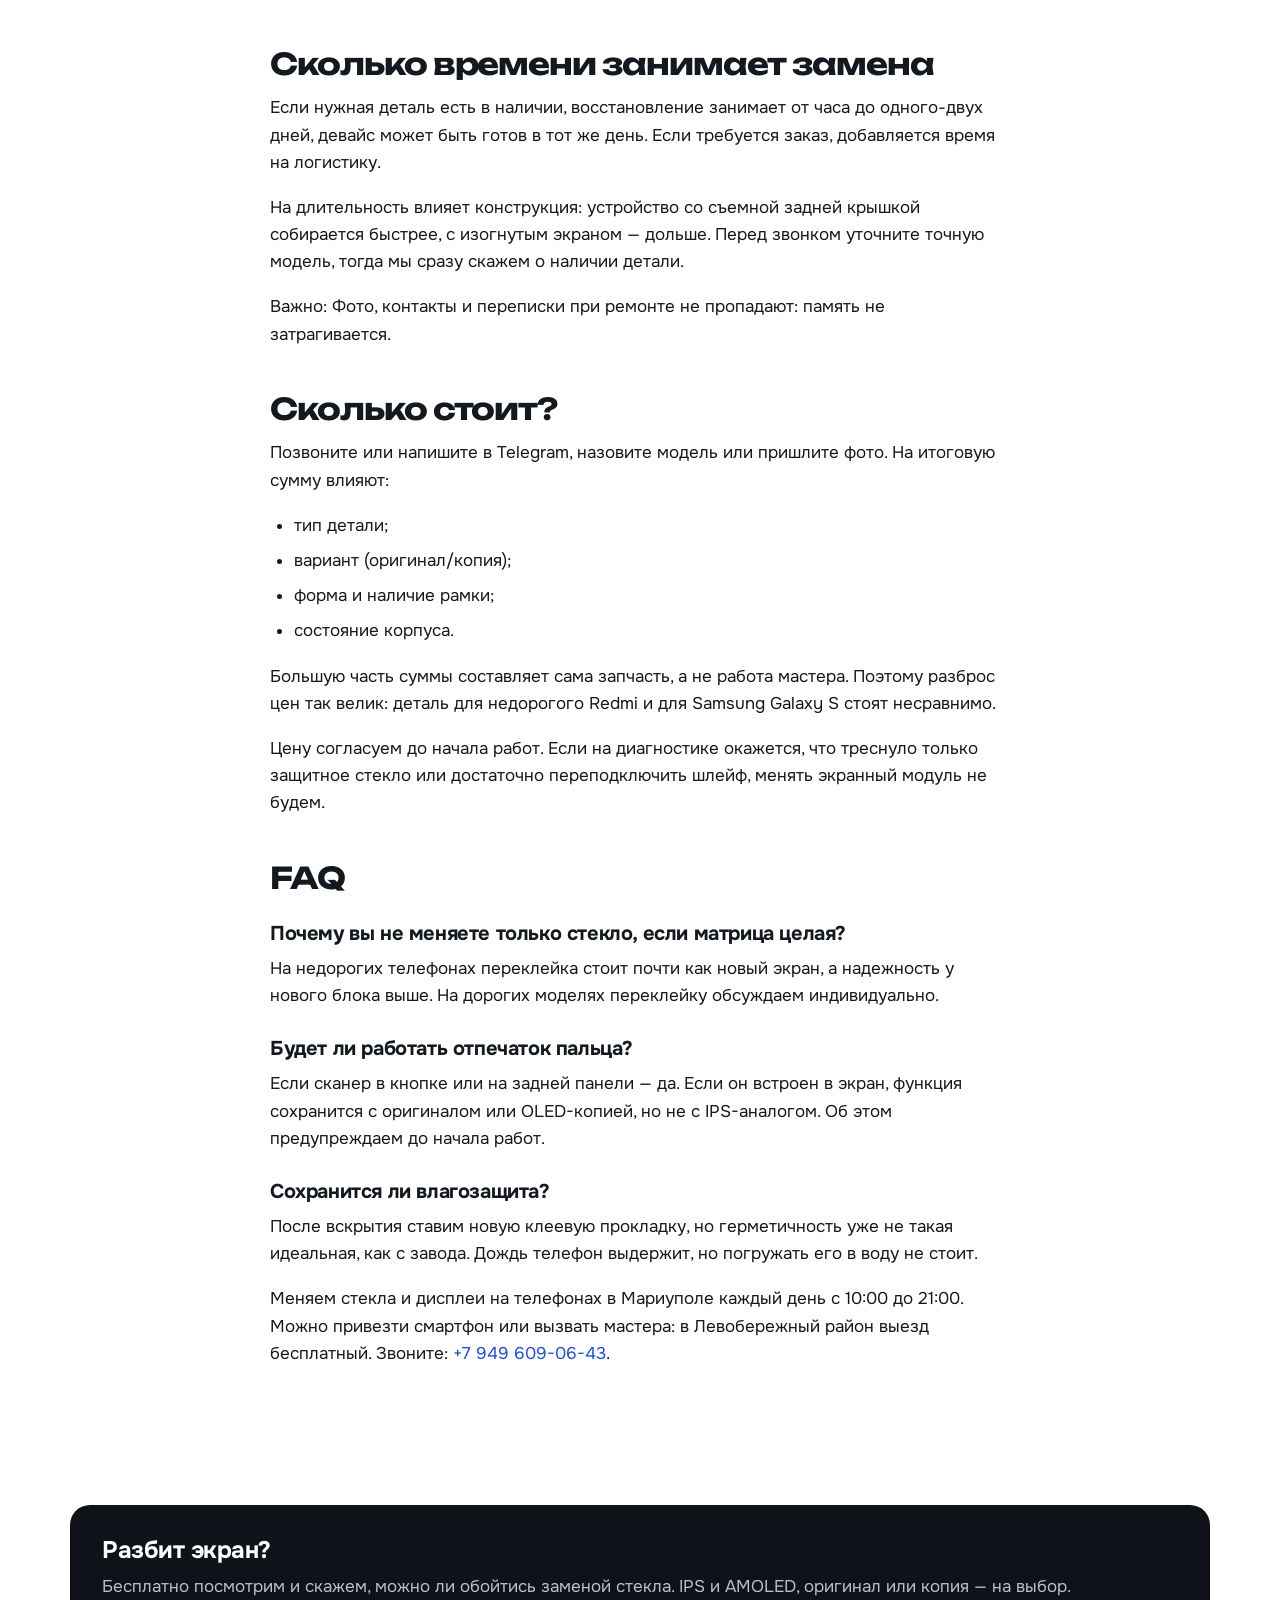
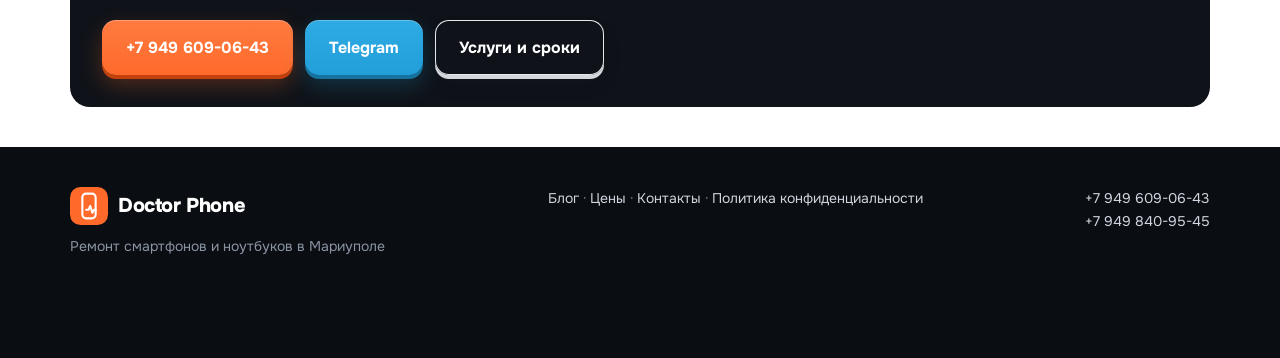
<file: blog/zamena-stekla-displeya/index.html>
<!DOCTYPE html>
<html lang="ru">
<head>
<meta charset="utf-8">
<meta name="viewport" content="width=device-width, initial-scale=1">
<title>Замена стекла и дисплея на телефоне в Мариуполе — сроки, цены, гарантия | Doctor Phone</title>
<meta name="description" content="Разбит экран? Меняем стекло и дисплейные модули в Мариуполе: Samsung, Redmi, Honor, Tecno, Realme, Infinix, iPhone. Разбираемся в типах матриц (IPS/AMOLED), оригиналах и копиях. Узнайте цену и сроки ремонта.">
<link rel="canonical" href="https://drphone-mrpl.ru/blog/zamena-stekla-displeya/">
<meta property="og:type" content="article">
<meta property="og:title" content="Замена стекла и дисплея на телефоне в Мариуполе — сроки, цены, гарантия | Doctor Phone">
<meta property="og:description" content="Разбит экран? Меняем стекло и дисплейные модули в Мариуполе: Samsung, Redmi, Honor, Tecno, Realme, Infinix, iPhone. Разбираемся в типах матриц (IPS/AMOLED), оригиналах и копиях. Узнайте цену и сроки ремонта.">
<meta property="og:image" content="https://drphone-mrpl.ru/blog/zamena-stekla-displeya/zamena-stekla-displeya.webp">
<meta property="og:locale" content="ru_RU">
<meta name="theme-color" content="#ff6a2b">
<link rel="icon" href="../../assets/favicon.svg" type="image/svg+xml">
<link rel="stylesheet" href="../../assets/style.css">
<script type="application/ld+json">{"@context": "https://schema.org", "@type": "Article", "headline": "Замена стекла и дисплея на телефоне в Мариуполе — сроки, цены, гарантия", "description": "Разбит экран? Меняем стекло и дисплейные модули в Мариуполе: Samsung, Redmi, Honor, Tecno, Realme, Infinix, iPhone. Разбираемся в типах матриц (IPS/AMOLED), оригиналах и копиях. Узнайте цену и сроки ремонта.", "author": {"@type": "Organization", "name": "Doctor Phone"}, "publisher": {"@type": "Organization", "name": "Doctor Phone"}, "mainEntityOfPage": "https://drphone-mrpl.ru/blog/zamena-stekla-displeya/", "inLanguage": "ru"}</script>
<script type="application/ld+json">{"@context": "https://schema.org", "@type": "FAQPage", "mainEntity": [{"@type": "Question", "name": "Почему вы не меняете только стекло, если матрица целая?", "acceptedAnswer": {"@type": "Answer", "text": "На недорогих телефонах переклейка стоит почти как новый экран, а надёжность у нового блока выше. На дорогих моделях переклейку обсуждаем индивидуально."}}, {"@type": "Question", "name": "Будет ли работать отпечаток пальца?", "acceptedAnswer": {"@type": "Answer", "text": "Если сканер в кнопке или на задней панели — да. Если встроен в экран, функция сохранится с оригиналом или OLED-копией, но не с IPS-аналогом."}}, {"@type": "Question", "name": "Сохранится ли влагозащита?", "acceptedAnswer": {"@type": "Answer", "text": "После вскрытия ставим новую клеевую прокладку, но герметичность уже не такая идеальная, как с завода."}}, {"@type": "Question", "name": "Сколько времени занимает замена дисплея?", "acceptedAnswer": {"@type": "Answer", "text": "Если деталь есть в наличии — от часа до одного-двух дней, часто телефон готов в тот же день."}}]}</script>
<!-- Yandex.Metrika counter -->
<script>
(function(m,e,t,r,i,k,a){m[i]=m[i]||function(){(m[i].a=m[i].a||[]).push(arguments)};
m[i].l=1*new Date();
for (var j = 0; j < document.scripts.length; j++) {if (document.scripts[j].src === r) { return; }}
k=e.createElement(t),a=e.getElementsByTagName(t)[0],k.async=1,k.src=r,a.parentNode.insertBefore(k,a)})
(window, document, "script", "https://mc.yandex.ru/metrika/tag.js", "ym");
ym(114507236, "init", {clickmap:true, trackLinks:true, accurateTrackBounce:true, webvisor:true});
</script>
<!-- /Yandex.Metrika counter -->
</head>
<body>
<noscript><div><img src="https://mc.yandex.ru/watch/114507236" style="position:absolute;left:-9999px" alt=""></div></noscript>
<header class="header">
  <div class="container">
    <a class="logo" href="../../index.html">
      <svg viewBox="0 0 40 40" fill="none" aria-hidden="true"><rect width="40" height="40" rx="11" fill="#ff6a2b"/><rect x="13" y="7" width="14" height="26" rx="4" stroke="#fff" stroke-width="2.2"/><path d="M17 24h2.5l1.8-4 2.2 7 1.8-3h1.7" stroke="#fff" stroke-width="2.2" stroke-linecap="round" stroke-linejoin="round"/></svg>
      <span>Doctor Phone<small>ремонт техники в Мариуполе</small></span>
    </a>
    <nav class="nav" id="nav">
      <a href="../../index.html#services">Услуги</a>
      <a href="../../index.html#price">Цены</a>
      <a href="../../index.html#visit">Выезд</a>
      <a href="../../index.html#faq">Вопросы</a>
      <a href="../index.html">Блог</a>
      <a href="../../index.html#contacts">Контакты</a>
    </nav>
    <a class="header-phone" href="tel:+79496090643">+7 949 609-06-43</a>
    <button class="burger" aria-label="Меню"><span></span><span></span><span></span></button>
  </div>
</header>
<div class="container"><div class="crumbs"><a href="../../index.html">Главная</a> / <a href="../index.html">Блог</a> / Замена стекла и дисплея</div></div>
<article class="article">
<div class="info">Обновлено: октябрь 2026 · 10 мин чтения</div>

<img src="zamena-stekla-displeya.webp" alt="Разбитый экран смартфона в руке мастера" width="1200" height="670">

<h1>Замена стекла и дисплея на телефоне: что меняют на самом деле и сколько это стоит</h1>

<p>Смартфон упал на плитку. По поверхности паутина трещин, но картинка вроде бы цела. Первый вопрос в сервисе обычно такой: «Можно поменять только внешнюю панель? Это же дешевле».</p>

<p>Ответ зависит от конструкции гаджета. У большинства современных аппаратов сенсор и экран спаяны в единый узел, поэтому замену производят целиком. Фразы «замена стекла» и «замена дисплея» в 9 из 10 случаев описывают одну и ту же процедуру. Ниже разберем, когда можно обойтись локальным ремонтом, от чего зависит ценник и сколько ждать готовности.</p>

<h2>Сначала проверьте: может, треснуло защитное стекло</h2>

<p>Звучит банально, но с этим к нам обращаются регулярно. Если на устройстве была наклейка-протектор, при ударе она принимает удар на себя, оставляя родную поверхность intact.</p>

<p>Как проверить: аккуратно подденьте край ногтем в углу. Защита — это отдельная тонкая пластина, она легко отходит. Если трещины исчезли вместе с ней, аппарат в порядке, нужно лишь наклеить новый протектор. Это дело пяти минут, и стоимость несопоставима с полноценным ремонтом.</p>

<img src="snatie-displeya.webp" alt="Снятие дисплея смартфона присоской и лопаткой" width="1200" height="670">

<h2>Почему стекло отдельно меняют редко</h2>

<p>Экран мобильного девайса состоит из нескольких слоев:</p>

<ul>
<li>внешнее закаленное покрытие;</li>
<li>сенсорная панель, реагирующая на касания;</li>
<li>матрица, формирующая изображение.</li>
</ul>

<p>Раньше эти компоненты были раздельными, и верхний слой хаменяли изолированно. Сейчас у большинства гаджетов они склеены по всей площади в монолитный блок. Чтобы заменить только один элемент, его нужно отделить на специальном станке, не повредив хрупкую матрицу, затем приклеить новую деталь и убрать пузыри в вакуумной камере.</p>

<p>Это трудоемкий и рискованный процесс: если при разделении треснет основа, придется менять весь узел. Поэтому изолированная замена имеет смысл, только если:</p>

<ul>
<li>Матрица полностью исправна: нет пятен, полос, темных участков.</li>
<li>Сенсор откликается по всей площади.</li>
<li>Смартфон премиальный, с AMOLED-экраном, и новый оригинальный модуль стоит значительно дороже услуги переклейки.</li>
</ul>

<p>На бюджетных устройствах разница в цене между переклейкой и новым блоком минимальна, а заводской модуль надежнее. Поэтому там чаще меняют компонент целиком.</p>

<h2>Что разбито: внешняя часть или внутренности?</h2>

<table>
<thead><tr><th>Что вы видите</th><th>Что повреждено</th><th>Решение</th></tr></thead>
<tbody>
<tr><td>Трещины, но картинка чистая, всё нажимается</td><td>Только внешнее покрытие</td><td>Можно обсудить переклейку или поменять весь блок</td></tr>
<tr><td>Часть сенсора не реагирует или телефон «живет своей жизнью»</td><td>Сенсорный слой</td><td>Требуется поменять дисплейный модуль</td></tr>
<tr><td>Чёрные или фиолетовые пятна, кляксы</td><td>Матрица</td><td>Замена модуля</td></tr>
<tr><td>Цветные полосы, мерцание</td><td>Матрица или шлейф</td><td>Ремонт шлейфа или экрана</td></tr>
<tr><td>Экран чёрный, но смартфон звонит и вибрирует</td><td>Матрица, подсветка или шлейф</td><td>Диагностика, чаще всего замена модуля</td></tr>
<tr><td>Зеленая полоса на АМОЛЕД после падения</td><td>Матрица</td><td>Замена дисплея в сборе</td></tr>
</tbody>
</table>

<p>Не тяните с визитом в сервис, если «пока всё видно». Через трещины внутрь проникают пыль и влага, а осколки со временем продавливают чувствительные слои. Сегодня треснула поверхность, а через месяц появятся черные пятна, требующие полной замены.</p>

<h2>IPS или AMOLED: от этого зависит половина цены</h2>

<p>Главный фактор стоимости — тип детали.</p>

<p><strong>IPS</strong> (TFT, PLS или LCD) — у таких экранов есть отдельная подсветка. Они стоят в недорогих и средних смартфонах. Сама деталь доступнее, следовательно, и ремонт обходится дешевле.</p>

<p><strong>AMOLED</strong> (OLED или Super AMOLED) — каждый пиксель светится самостоятельно. Черный цвет здесь глубокий, картинка ярче, а сканер отпечатка обычно встроен прямо в область отображения. Запчасть дороже, поэтому и восстановление обычно в 1,5–2 раза затратнее, чем у ИПС-аналогов.</p>

<h2>Оригинал или копия</h2>

<p>На популярные устройства обычно есть два-три варианта комплектующих.</p>

<table>
<thead><tr><th>Вариант</th><th>Что это</th><th>Плюсы</th><th>Минусы</th></tr></thead>
<tbody>
<tr><td>Оригинал</td><td>Заводская деталь</td><td>Цветопередача, яркость и чувствительность как при покупке</td><td>Высокая цена, на некоторые девайсы только под заказ</td></tr>
<tr><td>Копия OLED</td><td>Сторонний АМОЛЕД</td><td>Дешевле оригинала, качество картинки близко к заводскому</td><td>Яркость и оттенки могут немного уступать</td></tr>
<tr><td>Копия IPS (incell, TFT) на AMOLED-смартфон</td><td>Дешевая замена на технологию ИПС</td><td>Самый бюджетный вариант</td><td>Экран толще, черный цвет серый, сканер в экране не работает</td></tr>
</tbody>
</table>

<p>Предупреждаем насчет последней строки отдельно: если у вашего смартфона сканер отпечатка встроен в экран, после установки дешевой копии он перестанет функционировать. Иногда это допустимо ради экономии, но вы должны знать об этом заранее.</p>

<p>Для недорогих девайсов с ИПС копия — нормальный выбор: разница с оригиналом почти незаметна. На флагманы с АМОЛЕД следует ставить оригинал или качественную OLED-версию.</p>

<img src="original-kopiya-displey.webp" alt="Оригинальный дисплей и копия рядом на верстаке" width="1200" height="670">

<h2>Особенности по маркам</h2>

<h3>Samsung</h3>
<p>У Samsung в одной линейке могут стоять разные типы дисплеев, поэтому надо знать точную модель. Galaxy A50, A51, A52, A54, A55 и вся S-линейка — AMOLED. Младшие A0x и A1x зачастую оснащены ИПС (пример: Galaxy A12), но есть исключения: у Galaxy A15 уже АМОЛЕД.</p>
<p>Оригинальные детали Samsung зачастую поставляются сразу в рамке корпуса. Такой комплект дороже, зато одновременно обновляется погнутая или поцарапанная рамка, и экран встает идеально.</p>
<p>Еще одна особенность: у аппаратов с изогнутыми краями (некоторые линейки S и Note) ремонт сложнее и дороже, а отдельно стекло на них почти никогда не меняют.</p>

<h3>Xiaomi, Redmi, Poco</h3>
<p>У Redmi без приставки Note (Redmi 9, 10, 12, 13, серия A) — обычно ИПС. Это один из самых доступных видов ремонта.</p>
<p>Redmi Note начиная с 10-й линейки в основном идут с АМОЛЕД, но бывают исключения (пример: Redmi Note 10 5G — ИПС). Poco встречаются разных типов: у X3 — IPS, у X5 Pro — АМОЛЕД.</p>
<p>Запчасти на ходовые Редми обычно есть в наличии, поэтому восстановление проходит быстро.</p>

<h3>Honor</h3>
<p>Старые версии — Honor 8X, 9X, 10 Lite, 10i — с ИПС. Недорогие X6, X7, X8 — тоже. Средние и дорогие девайсы (X9a, X9b, серии 70, 90) часто оснащены изогнутым АМОЛЕД. Замена такого экрана дороже и дольше: его сложнее демонтировать и установить без зазоров.</p>

<h3>Tecno</h3>
<p>У Tecno Spark почти всегда IPS. В сериях Camon и Pova встречаются оба типа. Оригинальные запчасти на Tecno найти сложнее, чем на Samsung или Redmi, поэтому обычно ставят качественные аналоги. Для недорогих моделей это хороший вариант.</p>

<h3>Infinix</h3>
<p>Серия Hot — в основном IPS. В линейке Note встречаются оба типа (у Note 30 — ИПС, у Note 40 — АМОЛЕД). С запасными частями ситуация аналогична Tecno: копии доступнее, оригинал иногда только под заказ.</p>

<h3>Realme</h3>
<p>Серия C (C30, C51, C55 и другие) — ИПС. Номерные модели (Realme 10, 11, 12) в основном с АМОЛЕД. Отдельно проверяем расположение сканера отпечатка: в кнопке или в модуле. От этого зависит совместимость заменяемой запчасти.</p>

<h3>iPhone</h3>
<p>У iPhone XR и 11 установлен LCD. У iPhone X, XS и всех девайсов начиная с 12-й линейки — OLED.</p>
<p>После замены дисплея на iPhone 11 и новее в настройках может появиться уведомление о неоригинальной запчасти. Это происходит даже с заводскими запасными частями, если их не перепрограммировать специальным оборудованием. На работу аппарата сообщение не влияет. Также может пропасть функция True Tone, адаптирующая цвета под освещение. Уточняйте возможности для вашей модели заранее.</p>

<h2>Сколько времени занимает замена</h2>

<p>Если нужная деталь есть в наличии, восстановление занимает от часа до одного-двух дней, девайс может быть готов в тот же день. Если требуется заказ, добавляется время на логистику.</p>

<p>На длительность влияет конструкция: устройство со съемной задней крышкой собирается быстрее, с изогнутым экраном — дольше. Перед звонком уточните точную модель, тогда мы сразу скажем о наличии детали.</p>

<p>Важно: Фото, контакты и переписки при ремонте не пропадают: память не затрагивается.</p>

<h2>Сколько стоит?</h2>

<p>Позвоните или напишите в Telegram, назовите модель или пришлите фото. На итоговую сумму влияют:</p>

<ul>
<li>тип детали;</li>
<li>вариант (оригинал/копия);</li>
<li>форма и наличие рамки;</li>
<li>состояние корпуса.</li>
</ul>

<p>Большую часть суммы составляет сама запчасть, а не работа мастера. Поэтому разброс цен так велик: деталь для недорогого Redmi и для Samsung Galaxy S стоят несравнимо.</p>

<p>Цену согласуем до начала работ. Если на диагностике окажется, что треснуло только защитное стекло или достаточно переподключить шлейф, менять экранный модуль не будем.</p>

<h2>FAQ</h2>

<h3>Почему вы не меняете только стекло, если матрица целая?</h3>
<p>На недорогих телефонах переклейка стоит почти как новый экран, а надежность у нового блока выше. На дорогих моделях переклейку обсуждаем индивидуально.</p>

<h3>Будет ли работать отпечаток пальца?</h3>
<p>Если сканер в кнопке или на задней панели — да. Если он встроен в экран, функция сохранится с оригиналом или OLED-копией, но не с IPS-аналогом. Об этом предупреждаем до начала работ.</p>

<h3>Сохранится ли влагозащита?</h3>
<p>После вскрытия ставим новую клеевую прокладку, но герметичность уже не такая идеальная, как с завода. Дождь телефон выдержит, но погружать его в воду не стоит.</p>

<p>Меняем стекла и дисплеи на телефонах в Мариуполе каждый день с 10:00 до 21:00. Можно привезти смартфон или вызвать мастера: в Левобережный район выезд бесплатный. Звоните: <a href="tel:+79496090643">+7 949 609-06-43</a>.</p>

</article>
<div class="container">
  <div class="cta-box">
    <h3>Разбит экран?</h3>
    <p>Бесплатно посмотрим и скажем, можно ли обойтись заменой стекла. IPS и AMOLED, оригинал или копия — на выбор.</p>
    <div class="hero-btns">
      <a class="btn btn-primary" href="tel:+79496090643">+7 949 609-06-43</a>
      <a class="btn btn-tg" href="https://t.me/remont_telefonov_mariupol" target="_blank" rel="noopener">Telegram</a>
      <a class="btn btn-ghost" href="../../index.html#price">Услуги и сроки</a>
    </div>
  </div>
</div>
<footer class="footer">
  <div class="container">
    <div><a class="logo" href="../../index.html"><svg viewBox="0 0 40 40" fill="none" aria-hidden="true"><rect width="40" height="40" rx="11" fill="#ff6a2b"/><rect x="13" y="7" width="14" height="26" rx="4" stroke="#fff" stroke-width="2.2"/><path d="M17 24h2.5l1.8-4 2.2 7 1.8-3h1.7" stroke="#fff" stroke-width="2.2" stroke-linecap="round" stroke-linejoin="round"/></svg><span>Doctor Phone</span></a><p style="margin-top:10px">Ремонт смартфонов и ноутбуков в Мариуполе</p></div>
    <div><p><a href="../index.html">Блог</a> · <a href="../../index.html#price">Цены</a> · <a href="../../index.html#contacts">Контакты</a> · <a href="../../privacy.html">Политика конфиденциальности</a></p></div>
    <div><p><a href="tel:+79496090643">+7 949 609-06-43</a></p><p><a href="tel:+79498409545">+7 949 840-95-45</a></p></div>
  </div>
</footer>
<div class="mbar">
  <a class="btn btn-primary" href="tel:+79496090643">Позвонить</a>
  <a class="btn btn-tg" href="https://t.me/remont_telefonov_mariupol" target="_blank" rel="noopener">Telegram</a>
</div>
<script src="../../assets/main.js"></script>
</body>
</html>
</file>
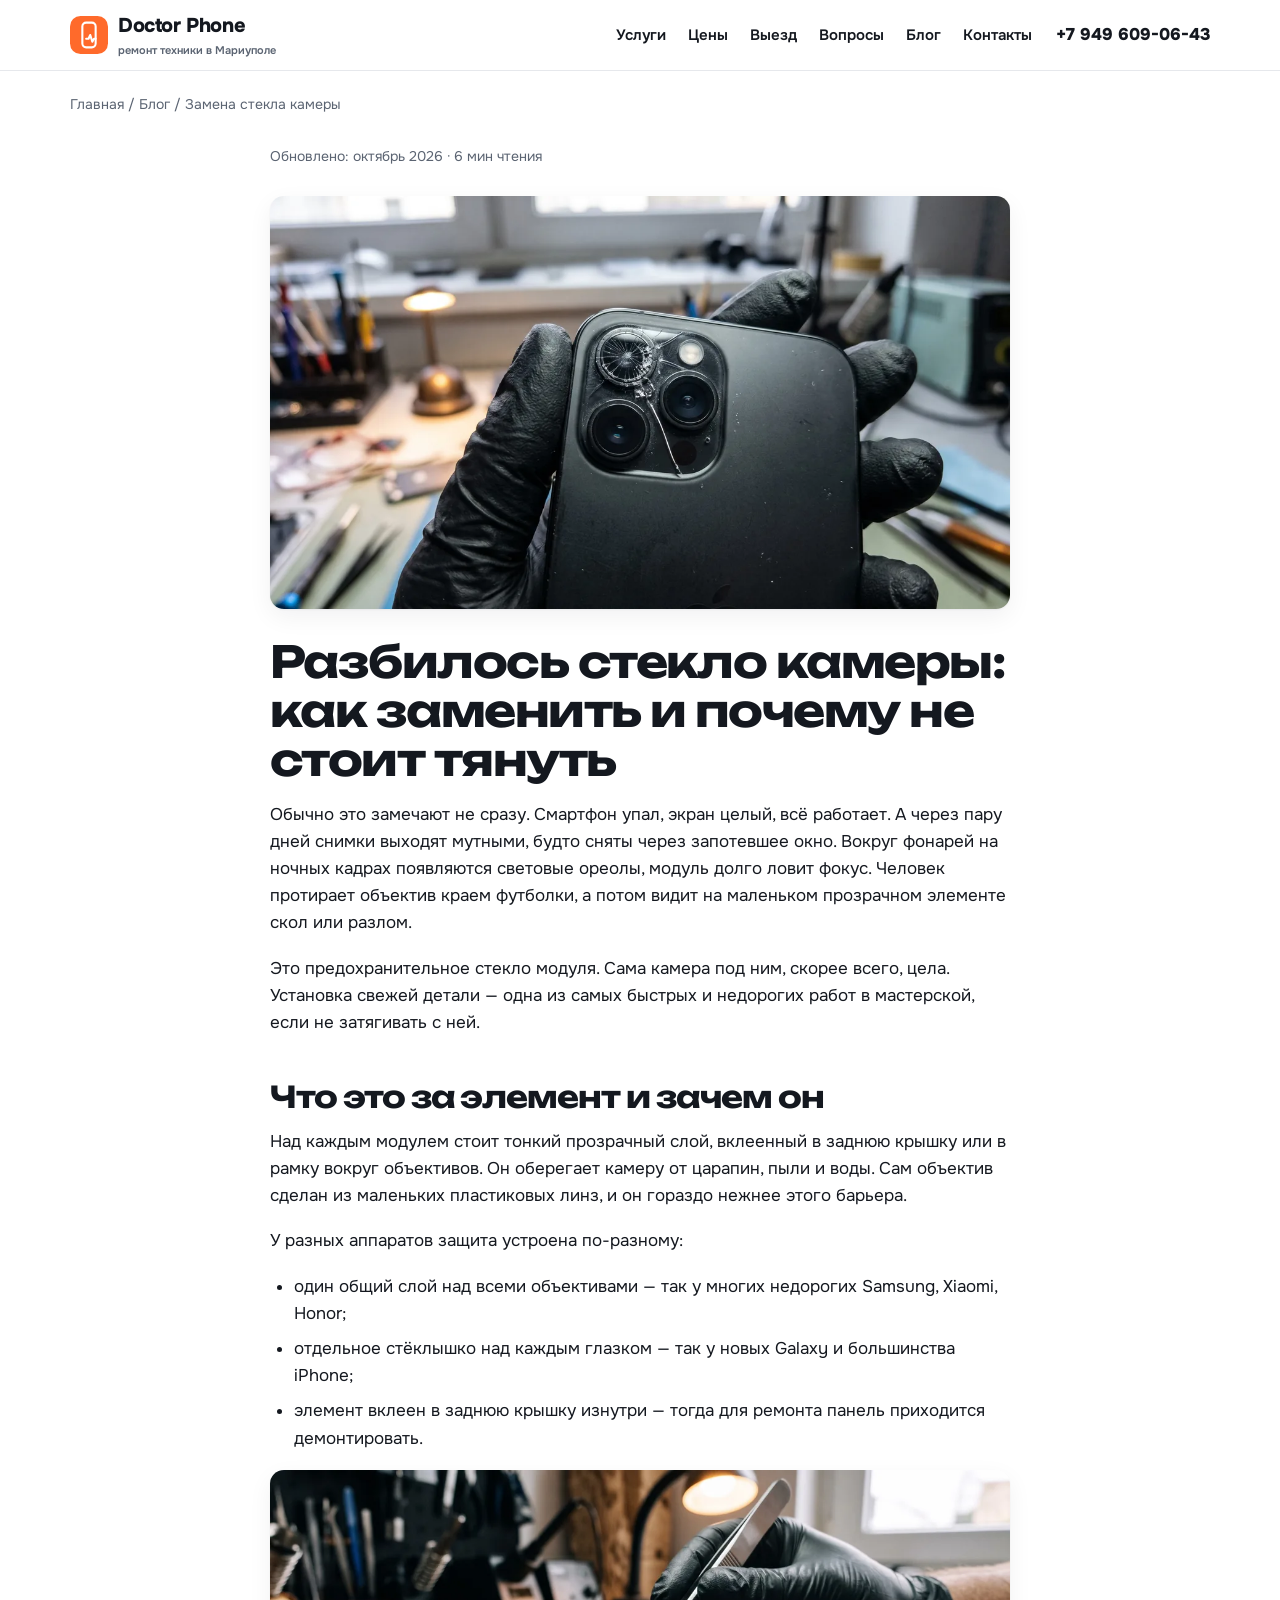
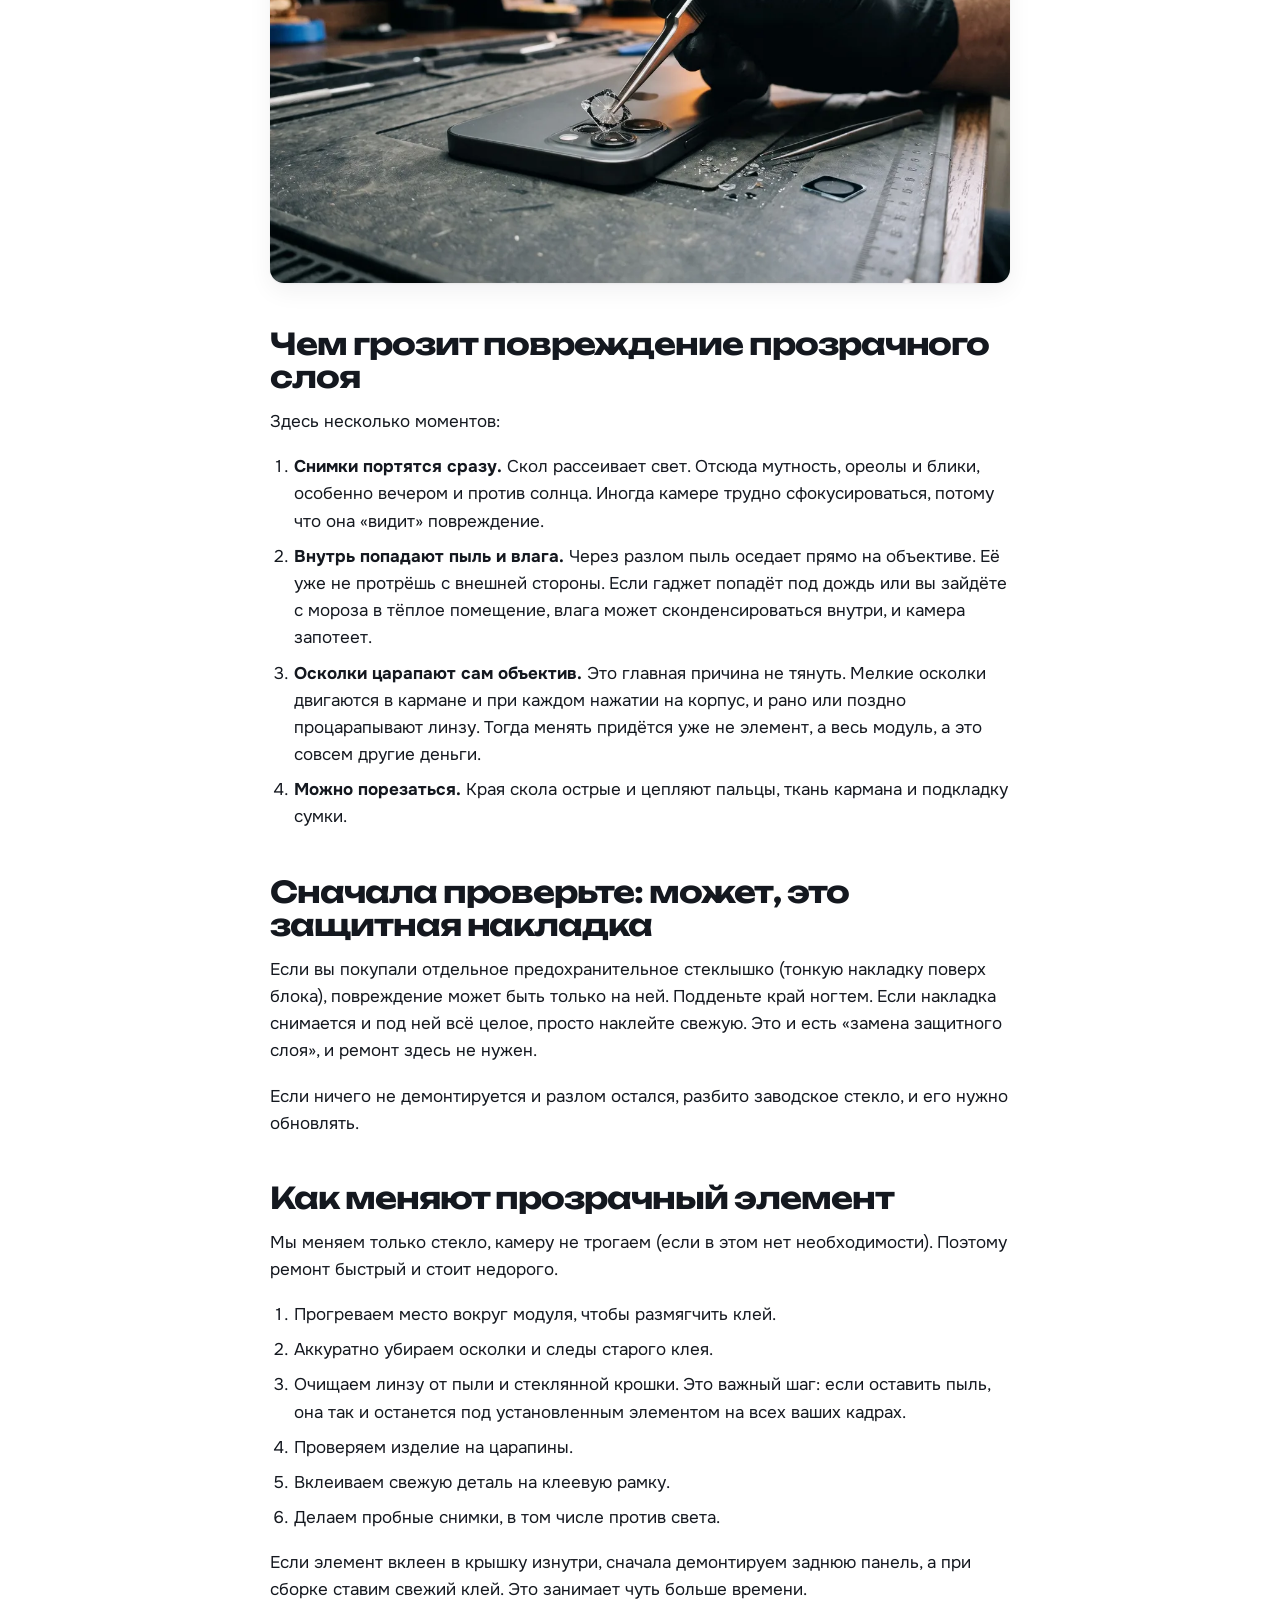
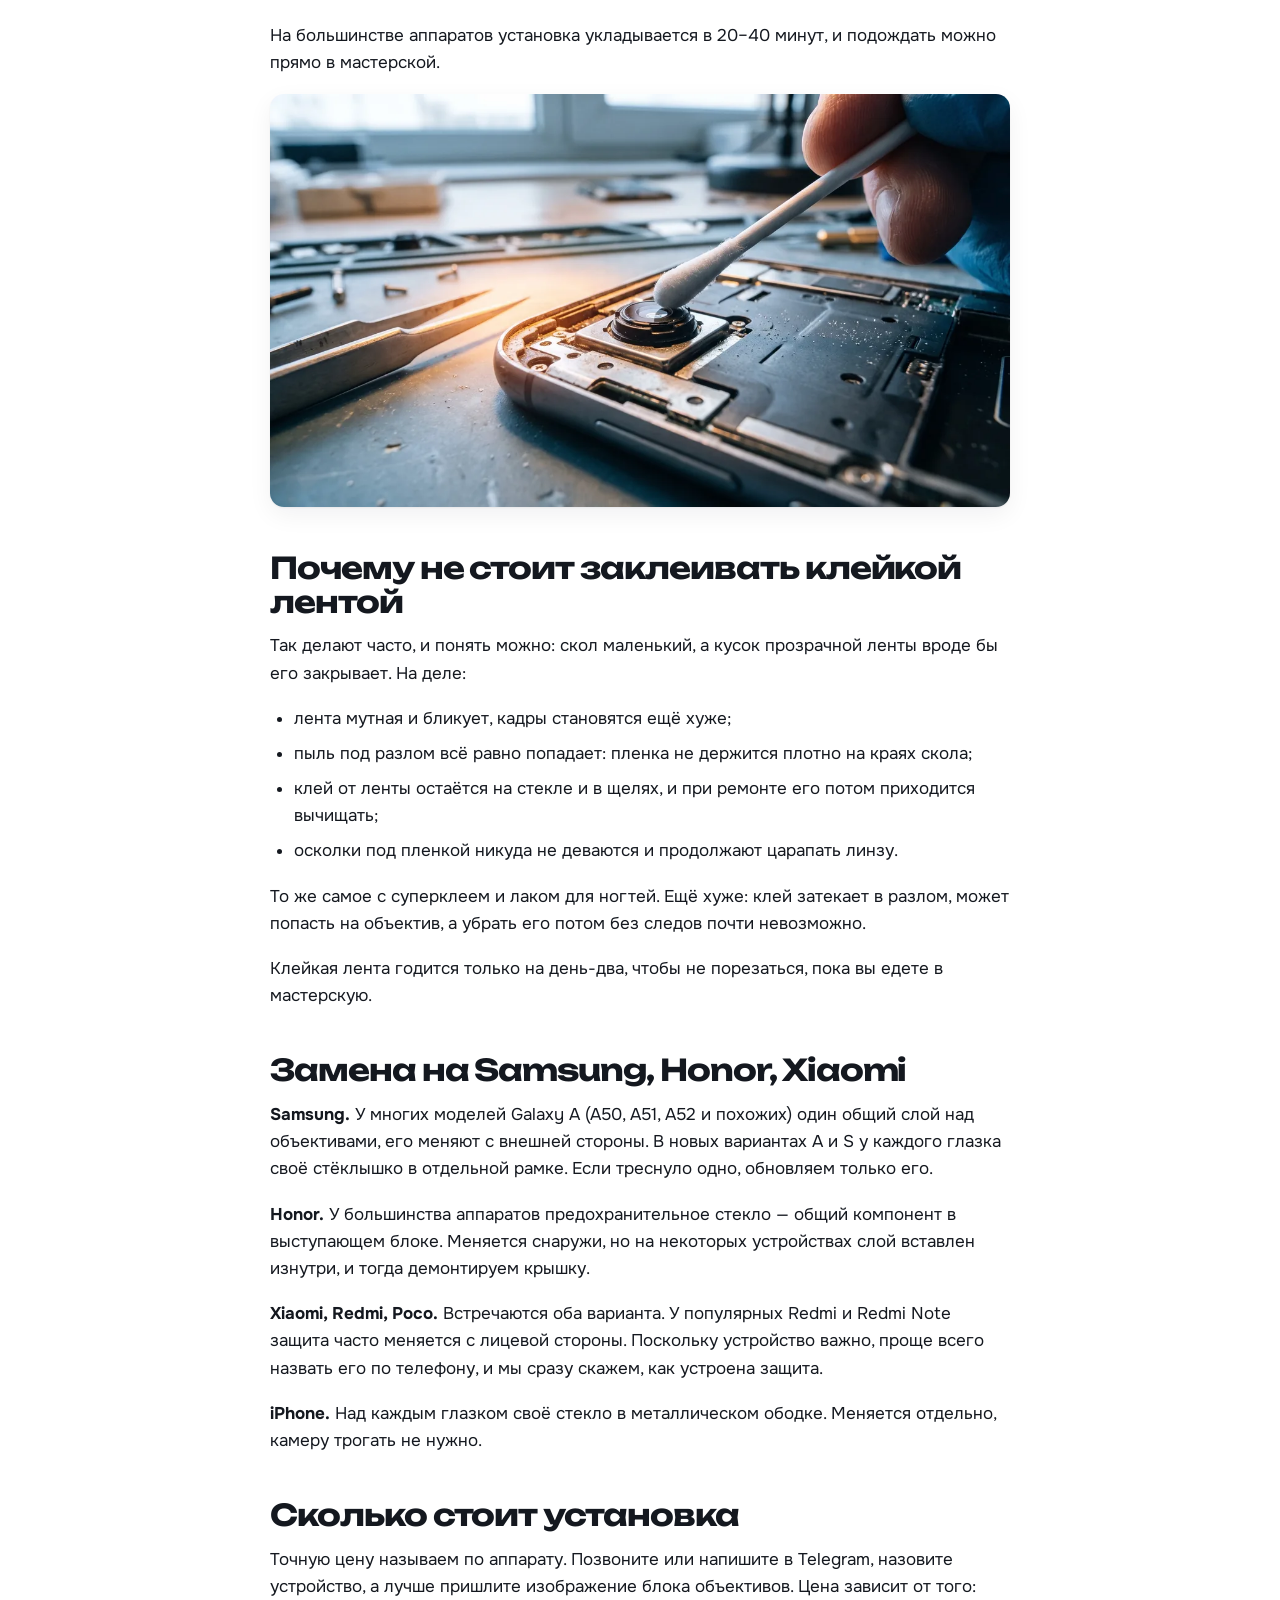
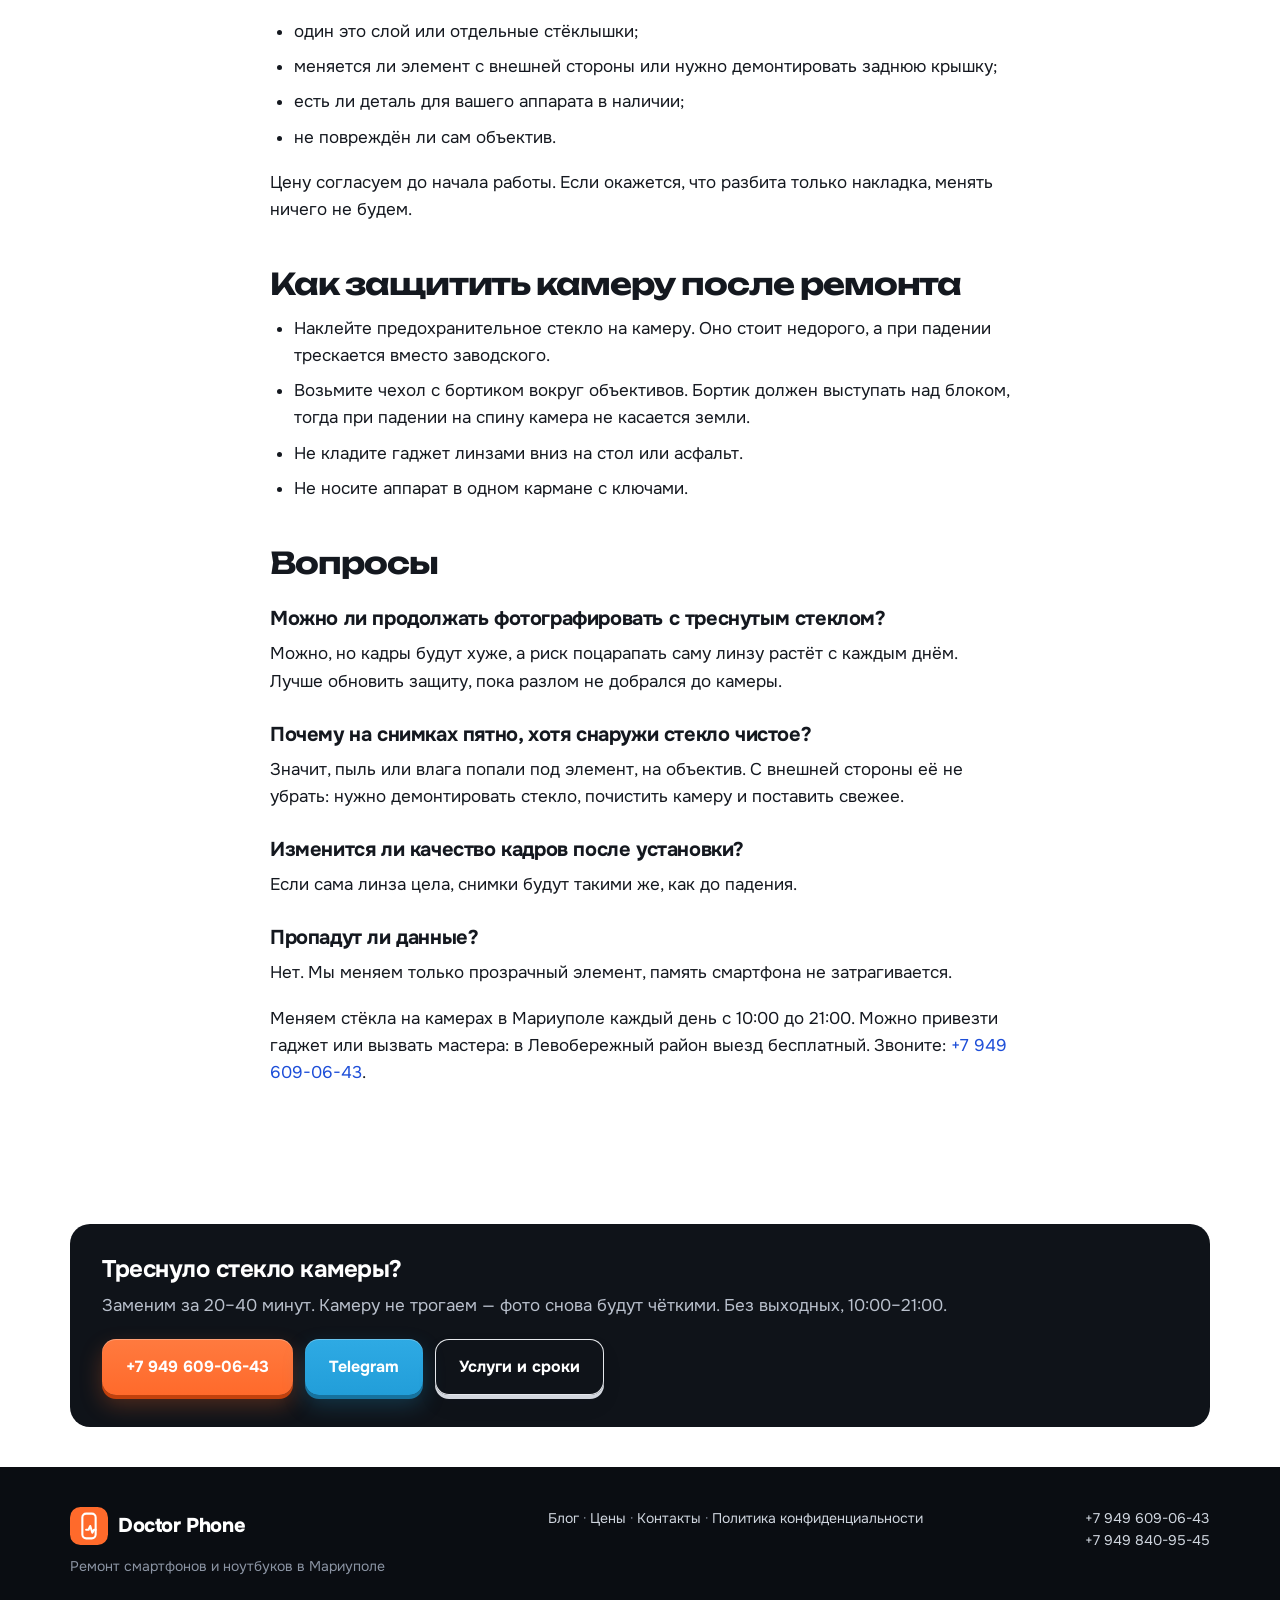
<file: blog/zamena-stekla-kamery/index.html>
<!DOCTYPE html>
<html lang="ru">
<head>
<meta charset="utf-8">
<meta name="viewport" content="width=device-width, initial-scale=1">
<title>Замена стекла камеры на телефоне в Мариуполе — за 30 минут | Doctor Phone</title>
<meta name="description" content="Замена стекла камеры на телефоне в Мариуполе: Samsung, Honor, Xiaomi, Redmi, iPhone. Почему снимки стали мутными, чем опасен скол на объективе и почему не стоит заклеивать его клейкой лентой.">
<link rel="canonical" href="https://drphone-mrpl.ru/blog/zamena-stekla-kamery/">
<meta property="og:type" content="article">
<meta property="og:title" content="Замена стекла камеры на телефоне в Мариуполе — за 30 минут | Doctor Phone">
<meta property="og:description" content="Замена стекла камеры на телефоне в Мариуполе: Samsung, Honor, Xiaomi, Redmi, iPhone. Почему снимки стали мутными, чем опасен скол на объективе и почему не стоит заклеивать его клейкой лентой.">
<meta property="og:image" content="https://drphone-mrpl.ru/blog/zamena-stekla-kamery/steklo-kamery.webp">
<meta property="og:locale" content="ru_RU">
<meta name="theme-color" content="#ff6a2b">
<link rel="icon" href="../../assets/favicon.svg" type="image/svg+xml">
<link rel="stylesheet" href="../../assets/style.css">
<script type="application/ld+json">{"@context": "https://schema.org", "@type": "Article", "headline": "Замена стекла камеры на телефоне в Мариуполе — за 30 минут", "description": "Замена стекла камеры на телефоне в Мариуполе: Samsung, Honor, Xiaomi, Redmi, iPhone. Почему снимки стали мутными, чем опасен скол на объективе и почему не стоит заклеивать его клейкой лентой.", "author": {"@type": "Organization", "name": "Doctor Phone"}, "publisher": {"@type": "Organization", "name": "Doctor Phone"}, "mainEntityOfPage": "https://drphone-mrpl.ru/blog/zamena-stekla-kamery/", "inLanguage": "ru"}</script>
<script type="application/ld+json">{"@context": "https://schema.org", "@type": "FAQPage", "mainEntity": [{"@type": "Question", "name": "Можно ли продолжать фотографировать с треснутым стеклом?", "acceptedAnswer": {"@type": "Answer", "text": "Можно, но кадры будут хуже, а риск поцарапать саму линзу растёт с каждым днём."}}, {"@type": "Question", "name": "Почему на снимках пятно, хотя снаружи стекло чистое?", "acceptedAnswer": {"@type": "Answer", "text": "Пыль или влага попали под стекло, на объектив. Нужно снять стекло, почистить камеру и поставить новое."}}, {"@type": "Question", "name": "Изменится ли качество кадров после установки?", "acceptedAnswer": {"@type": "Answer", "text": "Если сама линза цела, снимки будут такими же, как до падения."}}, {"@type": "Question", "name": "Сколько занимает замена стекла камеры?", "acceptedAnswer": {"@type": "Answer", "text": "На большинстве аппаратов 20–40 минут, подождать можно прямо в мастерской."}}]}</script>
<!-- Yandex.Metrika counter -->
<script>
(function(m,e,t,r,i,k,a){m[i]=m[i]||function(){(m[i].a=m[i].a||[]).push(arguments)};
m[i].l=1*new Date();
for (var j = 0; j < document.scripts.length; j++) {if (document.scripts[j].src === r) { return; }}
k=e.createElement(t),a=e.getElementsByTagName(t)[0],k.async=1,k.src=r,a.parentNode.insertBefore(k,a)})
(window, document, "script", "https://mc.yandex.ru/metrika/tag.js", "ym");
ym(114507236, "init", {clickmap:true, trackLinks:true, accurateTrackBounce:true, webvisor:true});
</script>
<!-- /Yandex.Metrika counter -->
</head>
<body>
<noscript><div><img src="https://mc.yandex.ru/watch/114507236" style="position:absolute;left:-9999px" alt=""></div></noscript>
<header class="header">
  <div class="container">
    <a class="logo" href="../../index.html">
      <svg viewBox="0 0 40 40" fill="none" aria-hidden="true"><rect width="40" height="40" rx="11" fill="#ff6a2b"/><rect x="13" y="7" width="14" height="26" rx="4" stroke="#fff" stroke-width="2.2"/><path d="M17 24h2.5l1.8-4 2.2 7 1.8-3h1.7" stroke="#fff" stroke-width="2.2" stroke-linecap="round" stroke-linejoin="round"/></svg>
      <span>Doctor Phone<small>ремонт техники в Мариуполе</small></span>
    </a>
    <nav class="nav" id="nav">
      <a href="../../index.html#services">Услуги</a>
      <a href="../../index.html#price">Цены</a>
      <a href="../../index.html#visit">Выезд</a>
      <a href="../../index.html#faq">Вопросы</a>
      <a href="../index.html">Блог</a>
      <a href="../../index.html#contacts">Контакты</a>
    </nav>
    <a class="header-phone" href="tel:+79496090643">+7 949 609-06-43</a>
    <button class="burger" aria-label="Меню"><span></span><span></span><span></span></button>
  </div>
</header>
<div class="container"><div class="crumbs"><a href="../../index.html">Главная</a> / <a href="../index.html">Блог</a> / Замена стекла камеры</div></div>
<article class="article">
<div class="info">Обновлено: октябрь 2026 · 6 мин чтения</div>

<img src="steklo-kamery.webp" alt="Трещина на стекле камеры смартфона, макро" width="1200" height="670">

<h1>Разбилось стекло камеры: как заменить и почему не стоит тянуть</h1>

<p>Обычно это замечают не сразу. Смартфон упал, экран целый, всё работает. А через пару дней снимки выходят мутными, будто сняты через запотевшее окно. Вокруг фонарей на ночных кадрах появляются световые ореолы, модуль долго ловит фокус. Человек протирает объектив краем футболки, а потом видит на маленьком прозрачном элементе скол или разлом.</p>

<p>Это предохранительное стекло модуля. Сама камера под ним, скорее всего, цела. Установка свежей детали — одна из самых быстрых и недорогих работ в мастерской, если не затягивать с ней.</p>

<h2>Что это за элемент и зачем он</h2>

<p>Над каждым модулем стоит тонкий прозрачный слой, вклеенный в заднюю крышку или в рамку вокруг объективов. Он оберегает камеру от царапин, пыли и воды. Сам объектив сделан из маленьких пластиковых линз, и он гораздо нежнее этого барьера.</p>

<p>У разных аппаратов защита устроена по-разному:</p>

<ul>
<li>один общий слой над всеми объективами — так у многих недорогих Samsung, Xiaomi, Honor;</li>
<li>отдельное стёклышко над каждым глазком — так у новых Galaxy и большинства iPhone;</li>
<li>элемент вклеен в заднюю крышку изнутри — тогда для ремонта панель приходится демонтировать.</li>
</ul>

<img src="zamena-stekla-kamery-process.webp" alt="Снятие разбитого стекла камеры пинцетом" width="1200" height="670">

<h2>Чем грозит повреждение прозрачного слоя</h2>

<p>Здесь несколько моментов:</p>

<ol>
<li><strong>Снимки портятся сразу.</strong> Скол рассеивает свет. Отсюда мутность, ореолы и блики, особенно вечером и против солнца. Иногда камере трудно сфокусироваться, потому что она «видит» повреждение.</li>
<li><strong>Внутрь попадают пыль и влага.</strong> Через разлом пыль оседает прямо на объективе. Её уже не протрёшь с внешней стороны. Если гаджет попадёт под дождь или вы зайдёте с мороза в тёплое помещение, влага может сконденсироваться внутри, и камера запотеет.</li>
<li><strong>Осколки царапают сам объектив.</strong> Это главная причина не тянуть. Мелкие осколки двигаются в кармане и при каждом нажатии на корпус, и рано или поздно процарапывают линзу. Тогда менять придётся уже не элемент, а весь модуль, а это совсем другие деньги.</li>
<li><strong>Можно порезаться.</strong> Края скола острые и цепляют пальцы, ткань кармана и подкладку сумки.</li>
</ol>

<h2>Сначала проверьте: может, это защитная накладка</h2>

<p>Если вы покупали отдельное предохранительное стеклышко (тонкую накладку поверх блока), повреждение может быть только на ней. Подденьте край ногтем. Если накладка снимается и под ней всё целое, просто наклейте свежую. Это и есть «замена защитного слоя», и ремонт здесь не нужен.</p>

<p>Если ничего не демонтируется и разлом остался, разбито заводское стекло, и его нужно обновлять.</p>

<h2>Как меняют прозрачный элемент</h2>

<p>Мы меняем только стекло, камеру не трогаем (если в этом нет необходимости). Поэтому ремонт быстрый и стоит недорого.</p>

<ol>
<li>Прогреваем место вокруг модуля, чтобы размягчить клей.</li>
<li>Аккуратно убираем осколки и следы старого клея.</li>
<li>Очищаем линзу от пыли и стеклянной крошки. Это важный шаг: если оставить пыль, она так и останется под установленным элементом на всех ваших кадрах.</li>
<li>Проверяем изделие на царапины.</li>
<li>Вклеиваем свежую деталь на клеевую рамку.</li>
<li>Делаем пробные снимки, в том числе против света.</li>
</ol>

<p>Если элемент вклеен в крышку изнутри, сначала демонтируем заднюю панель, а при сборке ставим свежий клей. Это занимает чуть больше времени.</p>

<p>На большинстве аппаратов установка укладывается в 20–40 минут, и подождать можно прямо в мастерской.</p>

<img src="chistka-obektiva.webp" alt="Чистка объектива камеры от пыли после снятия стекла" width="1200" height="670">

<h2>Почему не стоит заклеивать клейкой лентой</h2>

<p>Так делают часто, и понять можно: скол маленький, а кусок прозрачной ленты вроде бы его закрывает. На деле:</p>

<ul>
<li>лента мутная и бликует, кадры становятся ещё хуже;</li>
<li>пыль под разлом всё равно попадает: пленка не держится плотно на краях скола;</li>
<li>клей от ленты остаётся на стекле и в щелях, и при ремонте его потом приходится вычищать;</li>
<li>осколки под пленкой никуда не деваются и продолжают царапать линзу.</li>
</ul>

<p>То же самое с суперклеем и лаком для ногтей. Ещё хуже: клей затекает в разлом, может попасть на объектив, а убрать его потом без следов почти невозможно.</p>

<p>Клейкая лента годится только на день-два, чтобы не порезаться, пока вы едете в мастерскую.</p>

<h2>Замена на Samsung, Honor, Xiaomi</h2>

<p><strong>Samsung.</strong> У многих моделей Galaxy A (A50, A51, A52 и похожих) один общий слой над объективами, его меняют с внешней стороны. В новых вариантах A и S у каждого глазка своё стёклышко в отдельной рамке. Если треснуло одно, обновляем только его.</p>

<p><strong>Honor.</strong> У большинства аппаратов предохранительное стекло — общий компонент в выступающем блоке. Меняется снаружи, но на некоторых устройствах слой вставлен изнутри, и тогда демонтируем крышку.</p>

<p><strong>Xiaomi, Redmi, Poco.</strong> Встречаются оба варианта. У популярных Redmi и Redmi Note защита часто меняется с лицевой стороны. Поскольку устройство важно, проще всего назвать его по телефону, и мы сразу скажем, как устроена защита.</p>

<p><strong>iPhone.</strong> Над каждым глазком своё стекло в металлическом ободке. Меняется отдельно, камеру трогать не нужно.</p>

<h2>Сколько стоит установка</h2>

<p>Точную цену называем по аппарату. Позвоните или напишите в Telegram, назовите устройство, а лучше пришлите изображение блока объективов. Цена зависит от того:</p>

<ul>
<li>один это слой или отдельные стёклышки;</li>
<li>меняется ли элемент с внешней стороны или нужно демонтировать заднюю крышку;</li>
<li>есть ли деталь для вашего аппарата в наличии;</li>
<li>не повреждён ли сам объектив.</li>
</ul>

<p>Цену согласуем до начала работы. Если окажется, что разбита только накладка, менять ничего не будем.</p>

<h2>Как защитить камеру после ремонта</h2>

<ul>
<li>Наклейте предохранительное стекло на камеру. Оно стоит недорого, а при падении трескается вместо заводского.</li>
<li>Возьмите чехол с бортиком вокруг объективов. Бортик должен выступать над блоком, тогда при падении на спину камера не касается земли.</li>
<li>Не кладите гаджет линзами вниз на стол или асфальт.</li>
<li>Не носите аппарат в одном кармане с ключами.</li>
</ul>

<h2>Вопросы</h2>

<h3>Можно ли продолжать фотографировать с треснутым стеклом?</h3>
<p>Можно, но кадры будут хуже, а риск поцарапать саму линзу растёт с каждым днём. Лучше обновить защиту, пока разлом не добрался до камеры.</p>

<h3>Почему на снимках пятно, хотя снаружи стекло чистое?</h3>
<p>Значит, пыль или влага попали под элемент, на объектив. С внешней стороны её не убрать: нужно демонтировать стекло, почистить камеру и поставить свежее.</p>

<h3>Изменится ли качество кадров после установки?</h3>
<p>Если сама линза цела, снимки будут такими же, как до падения.</p>

<h3>Пропадут ли данные?</h3>
<p>Нет. Мы меняем только прозрачный элемент, память смартфона не затрагивается.</p>

<p>Меняем стёкла на камерах в Мариуполе каждый день с 10:00 до 21:00. Можно привезти гаджет или вызвать мастера: в Левобережный район выезд бесплатный. Звоните: <a href="tel:+79496090643">+7 949 609-06-43</a>.</p>

</article>
<div class="container">
  <div class="cta-box">
    <h3>Треснуло стекло камеры?</h3>
    <p>Заменим за 20–40 минут. Камеру не трогаем — фото снова будут чёткими. Без выходных, 10:00–21:00.</p>
    <div class="hero-btns">
      <a class="btn btn-primary" href="tel:+79496090643">+7 949 609-06-43</a>
      <a class="btn btn-tg" href="https://t.me/remont_telefonov_mariupol" target="_blank" rel="noopener">Telegram</a>
      <a class="btn btn-ghost" href="../../index.html#price">Услуги и сроки</a>
    </div>
  </div>
</div>
<footer class="footer">
  <div class="container">
    <div><a class="logo" href="../../index.html"><svg viewBox="0 0 40 40" fill="none" aria-hidden="true"><rect width="40" height="40" rx="11" fill="#ff6a2b"/><rect x="13" y="7" width="14" height="26" rx="4" stroke="#fff" stroke-width="2.2"/><path d="M17 24h2.5l1.8-4 2.2 7 1.8-3h1.7" stroke="#fff" stroke-width="2.2" stroke-linecap="round" stroke-linejoin="round"/></svg><span>Doctor Phone</span></a><p style="margin-top:10px">Ремонт смартфонов и ноутбуков в Мариуполе</p></div>
    <div><p><a href="../index.html">Блог</a> · <a href="../../index.html#price">Цены</a> · <a href="../../index.html#contacts">Контакты</a> · <a href="../../privacy.html">Политика конфиденциальности</a></p></div>
    <div><p><a href="tel:+79496090643">+7 949 609-06-43</a></p><p><a href="tel:+79498409545">+7 949 840-95-45</a></p></div>
  </div>
</footer>
<div class="mbar">
  <a class="btn btn-primary" href="tel:+79496090643">Позвонить</a>
  <a class="btn btn-tg" href="https://t.me/remont_telefonov_mariupol" target="_blank" rel="noopener">Telegram</a>
</div>
<script src="../../assets/main.js"></script>
</body>
</html>
</file>
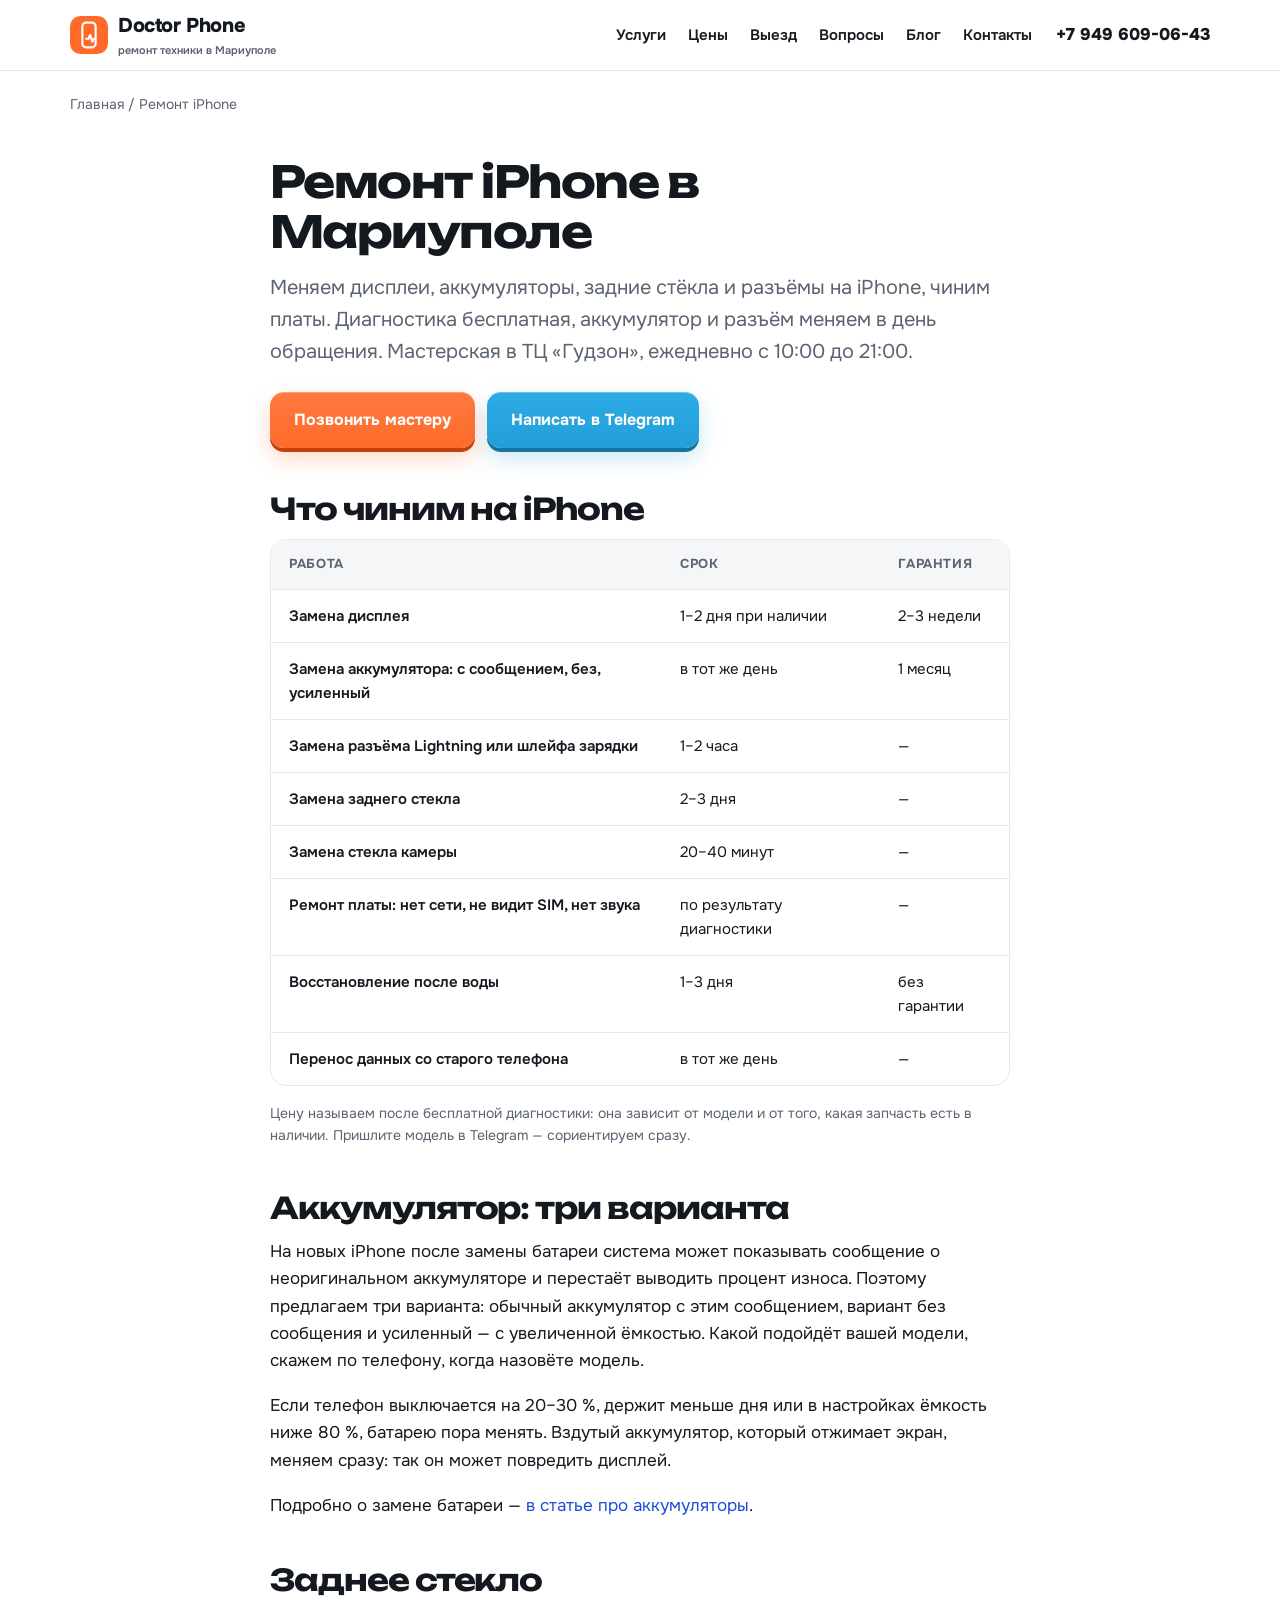
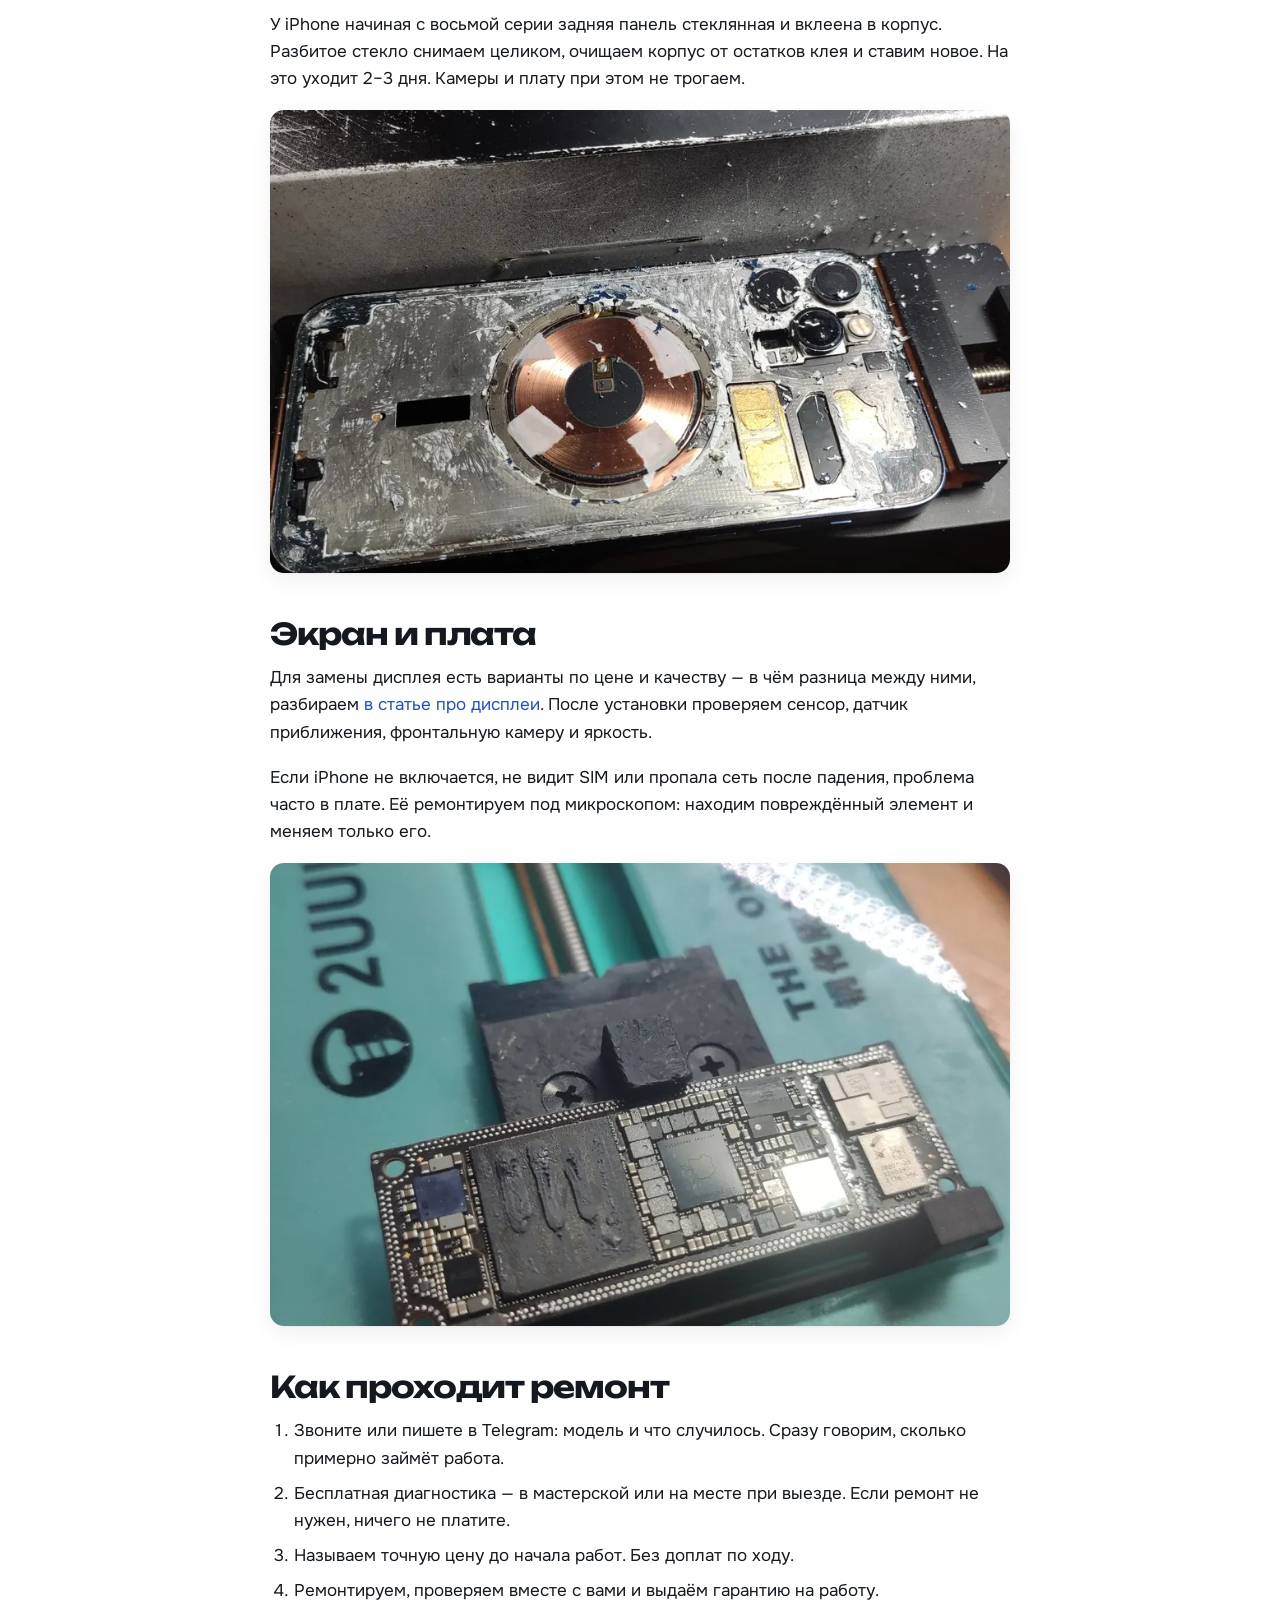
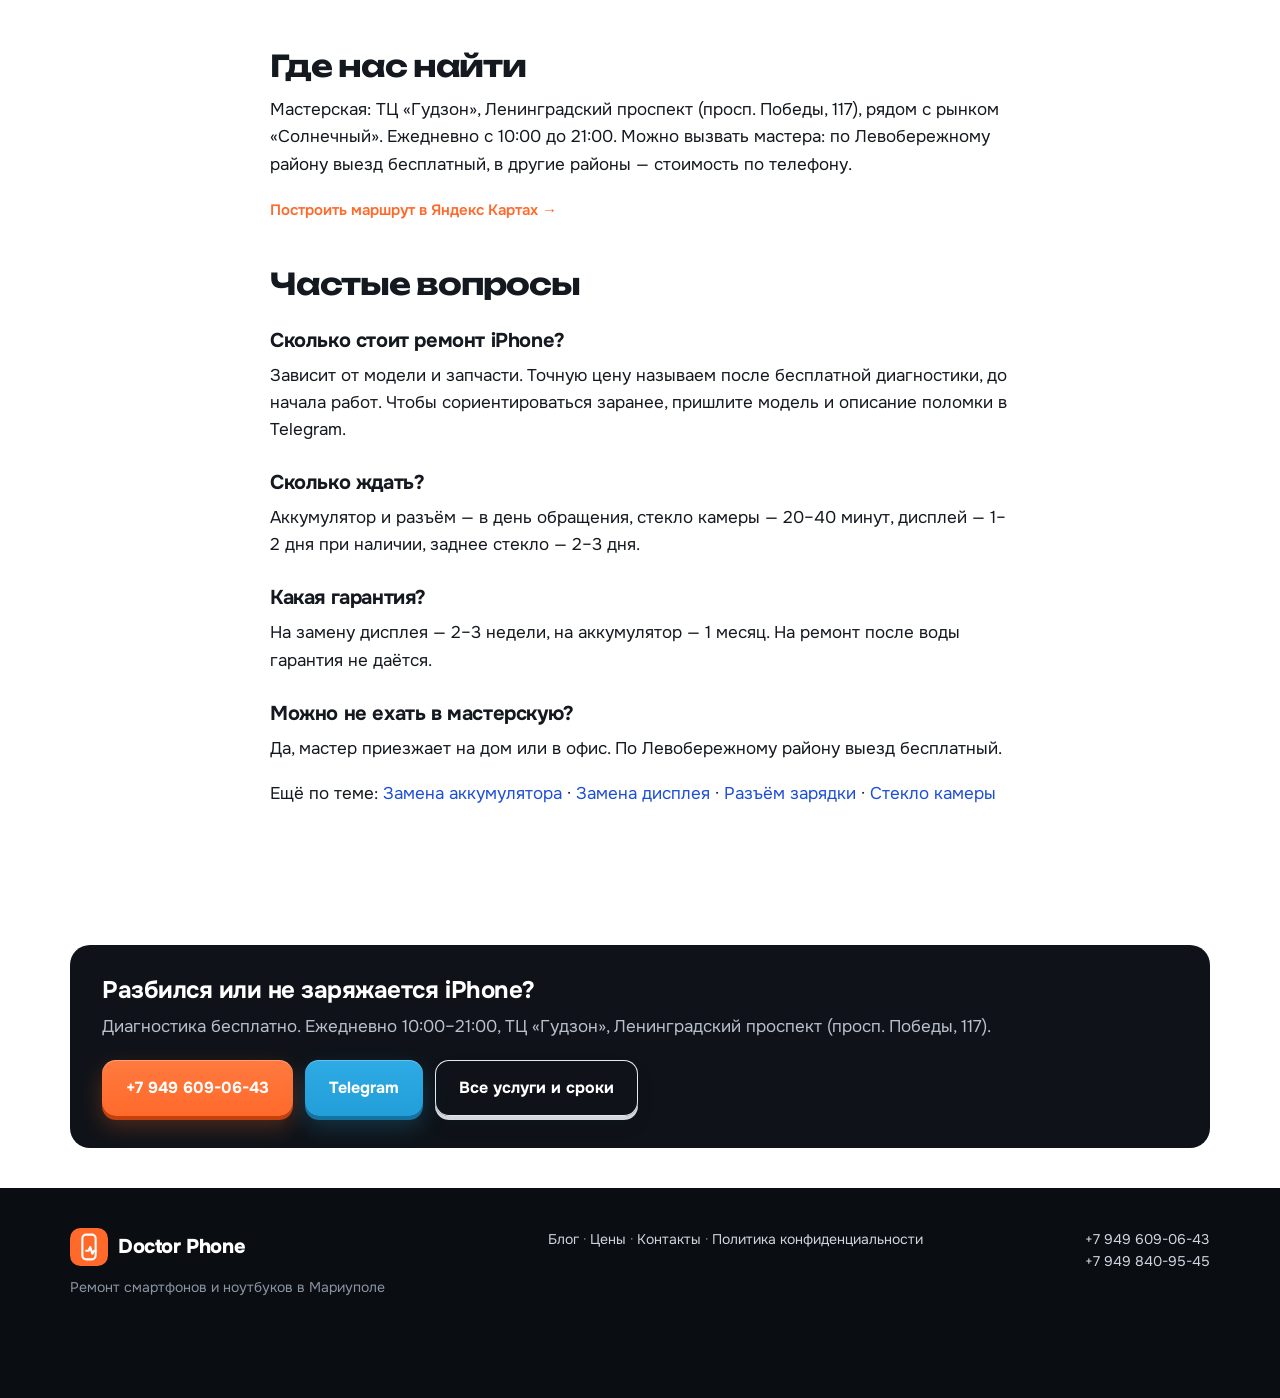
<file: uslugi/remont-iphone/index.html>
<!DOCTYPE html>
<html lang="ru">
<head>
<meta charset="utf-8">
<meta name="viewport" content="width=device-width, initial-scale=1">
<title>Ремонт iPhone в Мариуполе — экран, аккумулятор, заднее стекло | Doctor Phone</title>
<meta name="description" content="Ремонт iPhone в Мариуполе: замена дисплея, аккумулятора, заднего стекла, разъёма Lightning, ремонт платы. Бесплатная диагностика, ТЦ «Гудзон», ежедневно 10:00–21:00.">
<link rel="canonical" href="https://drphone-mrpl.ru/uslugi/remont-iphone/">
<meta property="og:type" content="website">
<meta property="og:title" content="Ремонт iPhone в Мариуполе — экран, аккумулятор, заднее стекло | Doctor Phone">
<meta property="og:description" content="Ремонт iPhone в Мариуполе: замена дисплея, аккумулятора, заднего стекла, разъёма Lightning, ремонт платы. Бесплатная диагностика, ТЦ «Гудзон», ежедневно 10:00–21:00.">
<meta property="og:url" content="https://drphone-mrpl.ru/uslugi/remont-iphone/">
<meta property="og:image" content="https://drphone-mrpl.ru/assets/gallery/zadnee-steklo-iphone.webp">
<meta property="og:locale" content="ru_RU">
<meta name="theme-color" content="#ff6a2b">
<link rel="icon" href="../../assets/favicon.svg" type="image/svg+xml">
<link rel="preload" href="../../assets/fonts/unbounded-cyrillic-wght-normal.woff2" as="font" type="font/woff2" crossorigin>
<link rel="preload" href="../../assets/fonts/onest-cyrillic-wght-normal.woff2" as="font" type="font/woff2" crossorigin>
<link rel="stylesheet" href="../../assets/style.css">
<script type="application/ld+json">{"@context": "https://schema.org", "@type": "Service", "name": "Ремонт iPhone в Мариуполе", "serviceType": "Ремонт iPhone", "provider": {"@id": "https://drphone-mrpl.ru/#business"}, "areaServed": {"@type": "City", "name": "Мариуполь"}, "url": "https://drphone-mrpl.ru/uslugi/remont-iphone/"}</script>
<script type="application/ld+json">{"@context": "https://schema.org", "@type": "FAQPage", "mainEntity": [{"@type": "Question", "name": "Сколько стоит ремонт iPhone?", "acceptedAnswer": {"@type": "Answer", "text": "Зависит от модели и запчасти. Точную цену называем после бесплатной диагностики, до начала работ. Чтобы сориентироваться заранее, пришлите модель и описание поломки в Telegram."}}, {"@type": "Question", "name": "Сколько ждать?", "acceptedAnswer": {"@type": "Answer", "text": "Аккумулятор и разъём — в день обращения, стекло камеры — 20–40 минут, дисплей — 1–2 дня при наличии, заднее стекло — 2–3 дня."}}, {"@type": "Question", "name": "Какая гарантия?", "acceptedAnswer": {"@type": "Answer", "text": "На замену дисплея — 2–3 недели, на аккумулятор — 1 месяц. На ремонт после воды гарантия не даётся."}}, {"@type": "Question", "name": "Можно не ехать в мастерскую?", "acceptedAnswer": {"@type": "Answer", "text": "Да, мастер приезжает на дом или в офис. По Левобережному району выезд бесплатный."}}]}</script>
<script type="application/ld+json">{"@context": "https://schema.org", "@type": "BreadcrumbList", "itemListElement": [{"@type": "ListItem", "position": 1, "name": "Главная", "item": "https://drphone-mrpl.ru/"}, {"@type": "ListItem", "position": 2, "name": "Ремонт iPhone", "item": "https://drphone-mrpl.ru/uslugi/remont-iphone/"}]}</script>
<!-- Yandex.Metrika counter -->
<script>
(function(m,e,t,r,i,k,a){m[i]=m[i]||function(){(m[i].a=m[i].a||[]).push(arguments)};
m[i].l=1*new Date();
for (var j = 0; j < document.scripts.length; j++) {if (document.scripts[j].src === r) { return; }}
k=e.createElement(t),a=e.getElementsByTagName(t)[0],k.async=1,k.src=r,a.parentNode.insertBefore(k,a)})
(window, document, "script", "https://mc.yandex.ru/metrika/tag.js", "ym");
ym(114507236, "init", {clickmap:true, trackLinks:true, accurateTrackBounce:true, webvisor:true});
</script>
<!-- /Yandex.Metrika counter -->
</head>
<body>
<noscript><div><img src="https://mc.yandex.ru/watch/114507236" style="position:absolute;left:-9999px" alt=""></div></noscript>
<header class="header">
  <div class="container">
    <a class="logo" href="../../index.html">
      <svg viewBox="0 0 40 40" fill="none" aria-hidden="true"><rect width="40" height="40" rx="11" fill="#ff6a2b"/><rect x="13" y="7" width="14" height="26" rx="4" stroke="#fff" stroke-width="2.2"/><path d="M17 24h2.5l1.8-4 2.2 7 1.8-3h1.7" stroke="#fff" stroke-width="2.2" stroke-linecap="round" stroke-linejoin="round"/></svg>
      <span>Doctor Phone<small>ремонт техники в Мариуполе</small></span>
    </a>
    <nav class="nav" id="nav">
      <a href="../../index.html#services">Услуги</a>
      <a href="../../index.html#price">Цены</a>
      <a href="../../index.html#visit">Выезд</a>
      <a href="../../index.html#faq">Вопросы</a>
      <a href="../index.html">Блог</a>
      <a href="../../index.html#contacts">Контакты</a>
    </nav>
    <a class="header-phone" href="tel:+79496090643">+7 949 609-06-43</a>
    <button class="burger" aria-label="Меню"><span></span><span></span><span></span></button>
  </div>
</header>
<div class="container"><div class="crumbs"><a href="../../index.html">Главная</a> / Ремонт iPhone</div></div>
<article class="article">
<h1>Ремонт iPhone в Мариуполе</h1>
<p class="lead">Меняем дисплеи, аккумуляторы, задние стёкла и разъёмы на iPhone, чиним платы. Диагностика бесплатная, аккумулятор и разъём меняем в день обращения. Мастерская в ТЦ «Гудзон», ежедневно с 10:00 до 21:00.</p>
<div class="hero-btns" style="margin:24px 0 8px">
  <a class="btn btn-primary" href="tel:+79496090643">Позвонить мастеру</a>
  <a class="btn btn-tg" href="https://t.me/remont_telefonov_mariupol" target="_blank" rel="noopener">Написать в Telegram</a>
</div>

<h2>Что чиним на iPhone</h2>
<div class="table-wrap"><table>
<tr><th>Работа</th><th>Срок</th><th>Гарантия</th></tr>
<tr><td>Замена дисплея</td><td>1–2 дня при наличии</td><td>2–3 недели</td></tr><tr><td>Замена аккумулятора: с сообщением, без, усиленный</td><td>в тот же день</td><td>1 месяц</td></tr><tr><td>Замена разъёма Lightning или шлейфа зарядки</td><td>1–2 часа</td><td>—</td></tr><tr><td>Замена заднего стекла</td><td>2–3 дня</td><td>—</td></tr><tr><td>Замена стекла камеры</td><td>20–40 минут</td><td>—</td></tr><tr><td>Ремонт платы: нет сети, не видит SIM, нет звука</td><td>по результату диагностики</td><td>—</td></tr><tr><td>Восстановление после воды</td><td>1–3 дня</td><td>без гарантии</td></tr><tr><td>Перенос данных со старого телефона</td><td>в тот же день</td><td>—</td></tr>
</table></div>
<p class="note">Цену называем после бесплатной диагностики: она зависит от модели и от того, какая запчасть есть в наличии. Пришлите модель в Telegram — сориентируем сразу.</p>

<h2>Аккумулятор: три варианта</h2>
<p>На новых iPhone после замены батареи система может показывать сообщение о неоригинальном аккумуляторе и перестаёт выводить процент износа. Поэтому предлагаем три варианта: обычный аккумулятор с этим сообщением, вариант без сообщения и усиленный — с увеличенной ёмкостью. Какой подойдёт вашей модели, скажем по телефону, когда назовёте модель.</p>
<p>Если телефон выключается на 20–30 %, держит меньше дня или в настройках ёмкость ниже 80 %, батарею пора менять. Вздутый аккумулятор, который отжимает экран, меняем сразу: так он может повредить дисплей.</p>
<p>Подробно о замене батареи — <a href="../../blog/zamena-akkumulyatora/">в статье про аккумуляторы</a>.</p>

<h2>Заднее стекло</h2>
<p>У iPhone начиная с восьмой серии задняя панель стеклянная и вклеена в корпус. Разбитое стекло снимаем целиком, очищаем корпус от остатков клея и ставим новое. На это уходит 2–3 дня. Камеры и плату при этом не трогаем.</p>
<img class="wide" src="../../assets/gallery/zadnee-steklo-iphone.webp" alt="Корпус iPhone в держателе после снятия разбитого заднего стекла" width="900" height="900" loading="lazy">

<h2>Экран и плата</h2>
<p>Для замены дисплея есть варианты по цене и качеству — в чём разница между ними, разбираем <a href="../../blog/zamena-stekla-displeya/">в статье про дисплеи</a>. После установки проверяем сенсор, датчик приближения, фронтальную камеру и яркость.</p>
<p>Если iPhone не включается, не видит SIM или пропала сеть после падения, проблема часто в плате. Её ремонтируем под микроскопом: находим повреждённый элемент и меняем только его.</p>
<img class="wide" src="../../assets/gallery/plata-iphone.webp" alt="Плата iPhone в держателе во время ремонта" width="900" height="900" loading="lazy">

<h2>Как проходит ремонт</h2>
<ol>
<li>Звоните или пишете в Telegram: модель и что случилось. Сразу говорим, сколько примерно займёт работа.</li>
<li>Бесплатная диагностика — в мастерской или на месте при выезде. Если ремонт не нужен, ничего не платите.</li>
<li>Называем точную цену до начала работ. Без доплат по ходу.</li>
<li>Ремонтируем, проверяем вместе с вами и выдаём гарантию на работу.</li>
</ol>

<h2>Где нас найти</h2>
<p>Мастерская: ТЦ «Гудзон», Ленинградский проспект (просп. Победы, 117), рядом с рынком «Солнечный». Ежедневно с 10:00 до 21:00. Можно вызвать мастера: по Левобережному району выезд бесплатный, в другие районы — стоимость по телефону.</p>
<p><a class="card-link" href="https://yandex.ru/maps/-/CXcmQ-7x" target="_blank" rel="noopener">Построить маршрут в Яндекс Картах →</a></p>

<h2>Частые вопросы</h2>
<h3>Сколько стоит ремонт iPhone?</h3>
<p>Зависит от модели и запчасти. Точную цену называем после бесплатной диагностики, до начала работ. Чтобы сориентироваться заранее, пришлите модель и описание поломки в Telegram.</p>
<h3>Сколько ждать?</h3>
<p>Аккумулятор и разъём — в день обращения, стекло камеры — 20–40 минут, дисплей — 1–2 дня при наличии, заднее стекло — 2–3 дня.</p>
<h3>Какая гарантия?</h3>
<p>На замену дисплея — 2–3 недели, на аккумулятор — 1 месяц. На ремонт после воды гарантия не даётся.</p>
<h3>Можно не ехать в мастерскую?</h3>
<p>Да, мастер приезжает на дом или в офис. По Левобережному району выезд бесплатный.</p>

<p>Ещё по теме: <a href="../../blog/zamena-akkumulyatora/">Замена аккумулятора</a> · <a href="../../blog/zamena-stekla-displeya/">Замена дисплея</a> · <a href="../../blog/zamena-razema-zaryadki/">Разъём зарядки</a> · <a href="../../blog/zamena-stekla-kamery/">Стекло камеры</a></p>
</article>
<div class="container">
  <div class="cta-box">
    <h3>Разбился или не заряжается iPhone?</h3>
    <p>Диагностика бесплатно. Ежедневно 10:00–21:00, ТЦ «Гудзон», Ленинградский проспект (просп. Победы, 117).</p>
    <div class="hero-btns">
      <a class="btn btn-primary" href="tel:+79496090643">+7 949 609-06-43</a>
      <a class="btn btn-tg" href="https://t.me/remont_telefonov_mariupol" target="_blank" rel="noopener">Telegram</a>
      <a class="btn btn-ghost" href="../../index.html#price">Все услуги и сроки</a>
    </div>
  </div>
</div>
<footer class="footer">
  <div class="container">
    <div><a class="logo" href="../../index.html"><svg viewBox="0 0 40 40" fill="none" aria-hidden="true"><rect width="40" height="40" rx="11" fill="#ff6a2b"/><rect x="13" y="7" width="14" height="26" rx="4" stroke="#fff" stroke-width="2.2"/><path d="M17 24h2.5l1.8-4 2.2 7 1.8-3h1.7" stroke="#fff" stroke-width="2.2" stroke-linecap="round" stroke-linejoin="round"/></svg><span>Doctor Phone</span></a><p style="margin-top:10px">Ремонт смартфонов и ноутбуков в Мариуполе</p></div>
    <div><p><a href="../index.html">Блог</a> · <a href="../../index.html#price">Цены</a> · <a href="../../index.html#contacts">Контакты</a> · <a href="../../privacy.html">Политика конфиденциальности</a></p></div>
    <div><p><a href="tel:+79496090643">+7 949 609-06-43</a></p><p><a href="tel:+79498409545">+7 949 840-95-45</a></p></div>
  </div>
</footer>
<div class="mbar">
  <a class="btn btn-primary" href="tel:+79496090643">Позвонить</a>
  <a class="btn btn-tg" href="https://t.me/remont_telefonov_mariupol" target="_blank" rel="noopener">Telegram</a>
</div>
<script src="../../assets/main.js"></script>
</body>
</html>
</file>
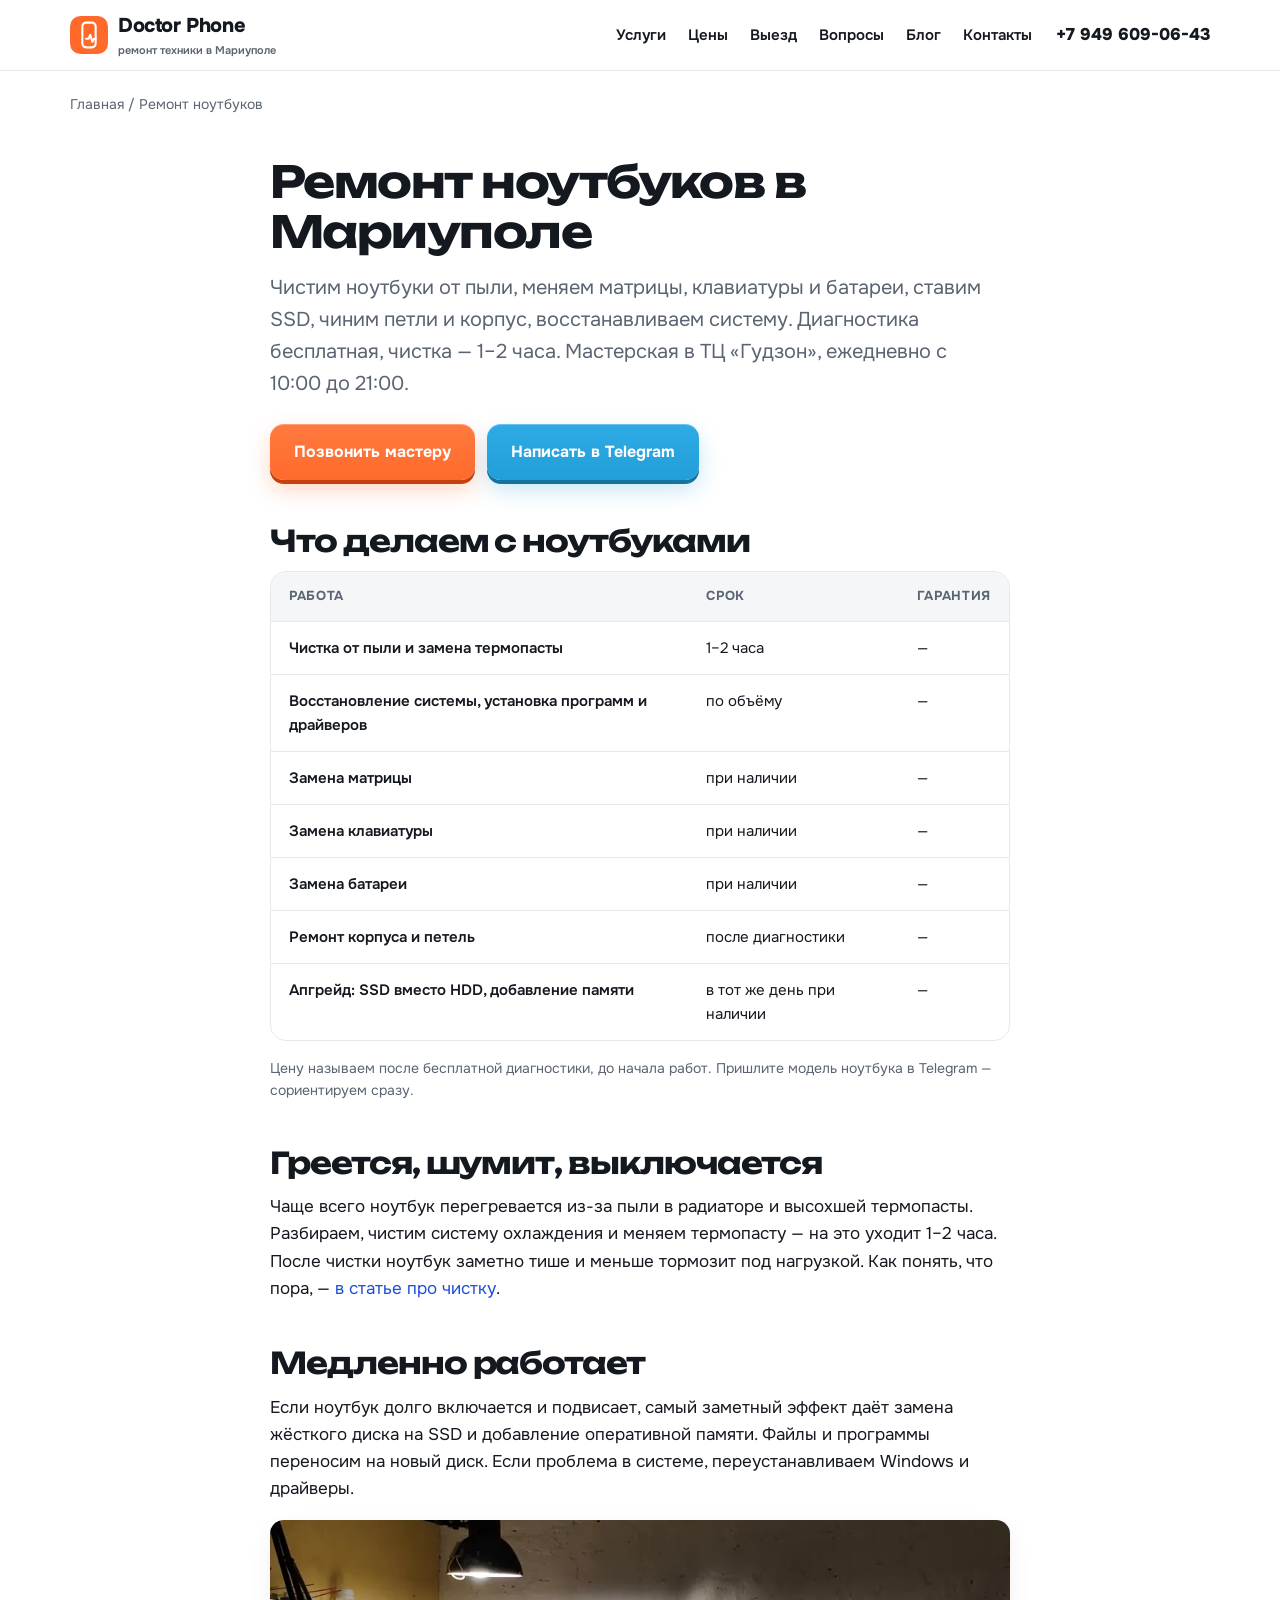
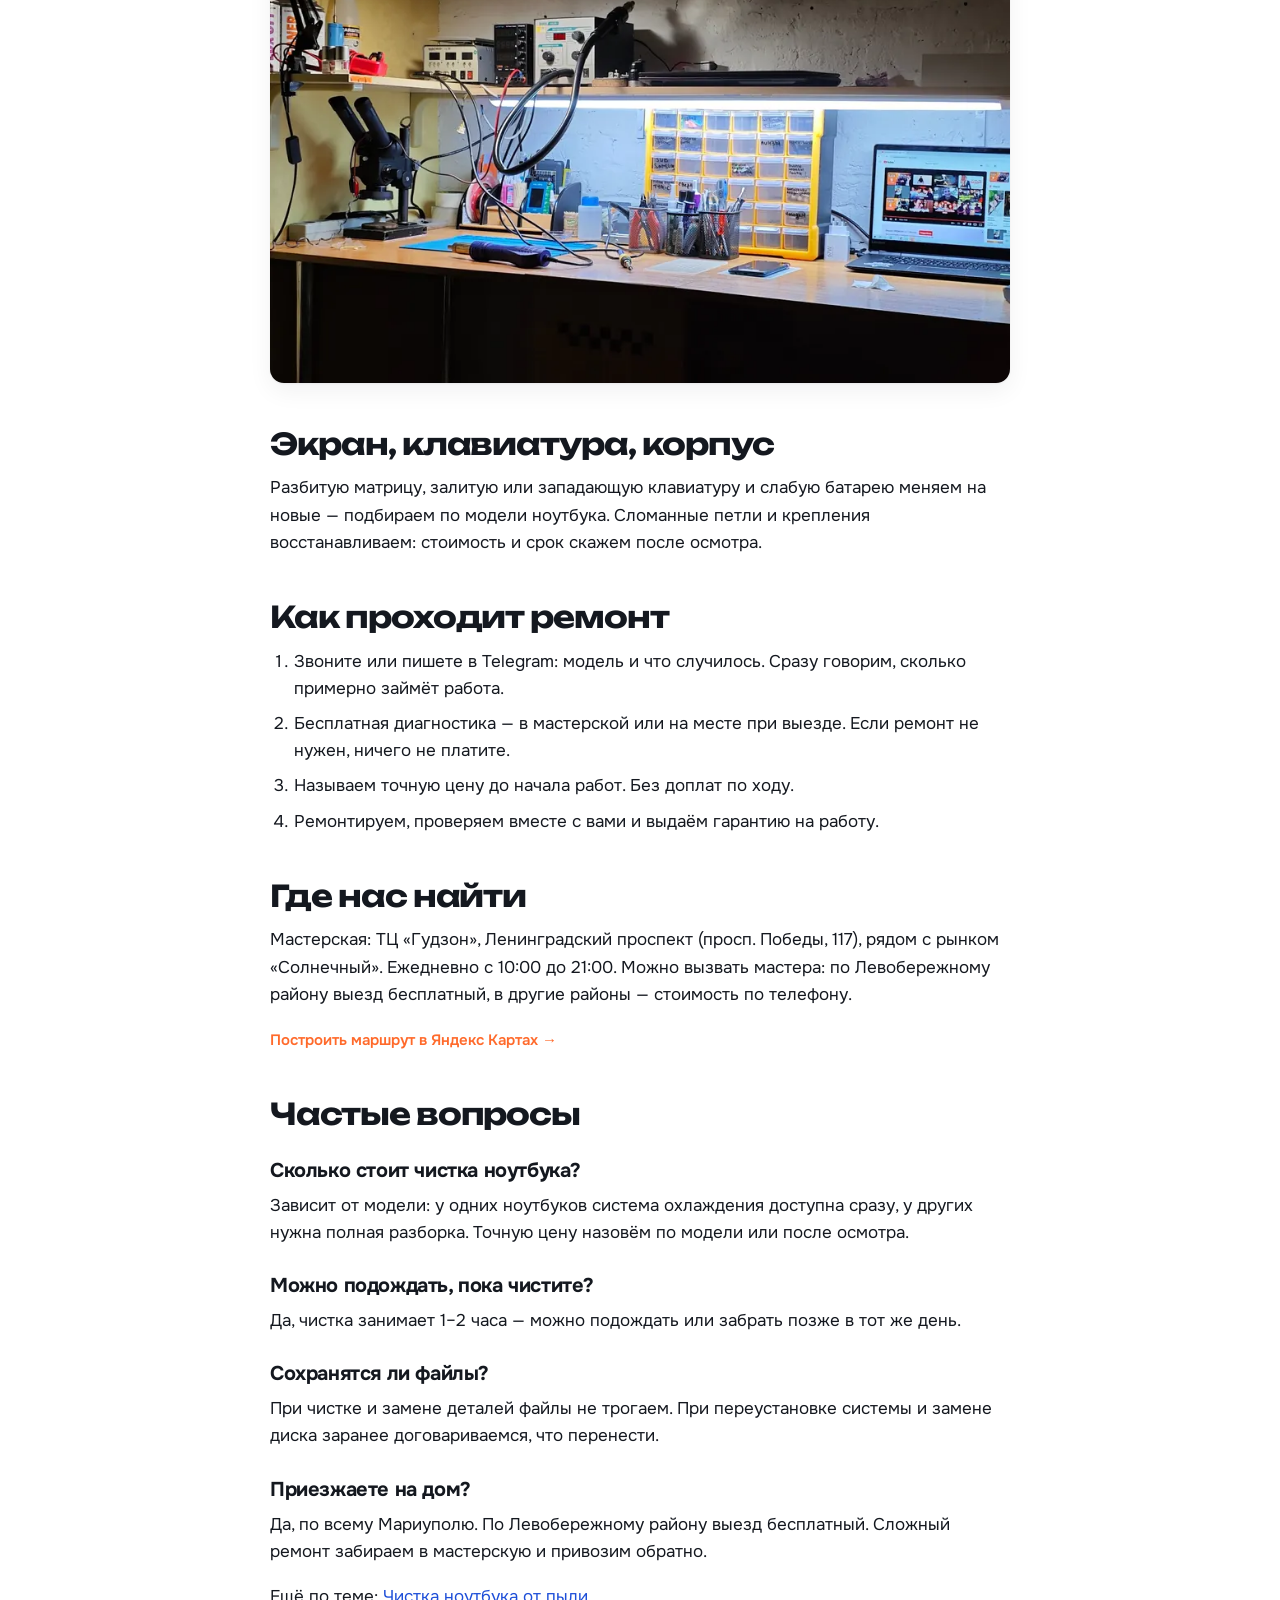
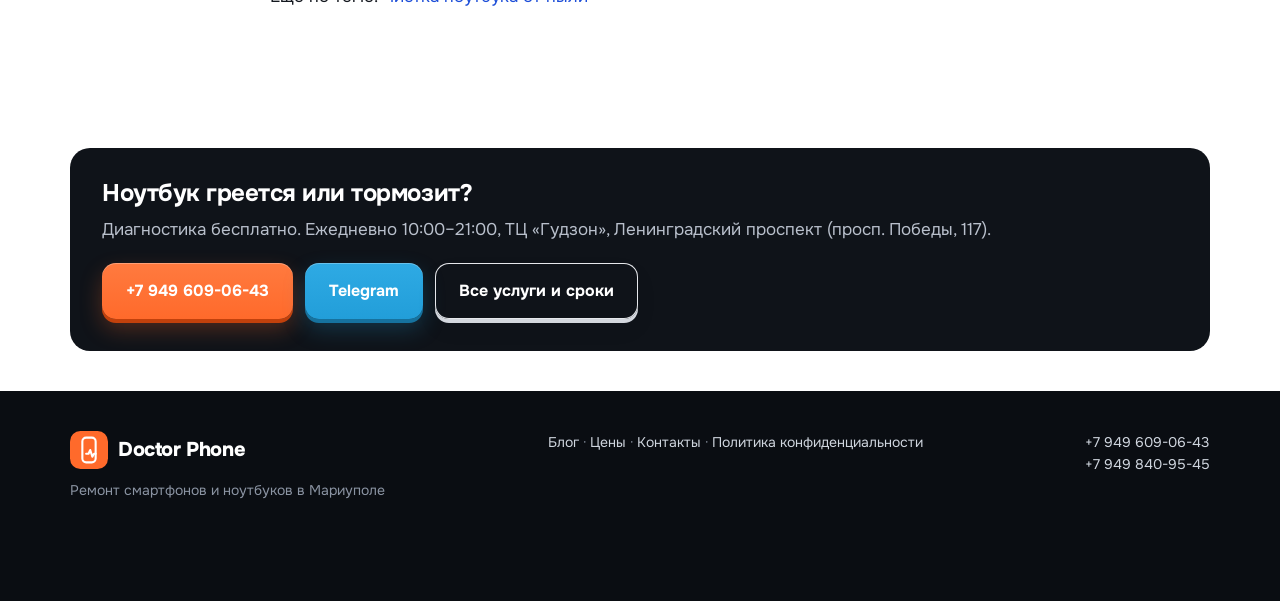
<file: uslugi/remont-noutbukov/index.html>
<!DOCTYPE html>
<html lang="ru">
<head>
<meta charset="utf-8">
<meta name="viewport" content="width=device-width, initial-scale=1">
<title>Ремонт ноутбуков в Мариуполе — чистка, матрица, клавиатура, SSD | Doctor Phone</title>
<meta name="description" content="Ремонт ноутбуков в Мариуполе: чистка от пыли и замена термопасты за 1–2 часа, замена матрицы, клавиатуры, батареи, установка SSD, ремонт петель. Бесплатная диагностика, ежедневно 10:00–21:00.">
<link rel="canonical" href="https://drphone-mrpl.ru/uslugi/remont-noutbukov/">
<meta property="og:type" content="website">
<meta property="og:title" content="Ремонт ноутбуков в Мариуполе — чистка, матрица, клавиатура, SSD | Doctor Phone">
<meta property="og:description" content="Ремонт ноутбуков в Мариуполе: чистка от пыли и замена термопасты за 1–2 часа, замена матрицы, клавиатуры, батареи, установка SSD, ремонт петель. Бесплатная диагностика, ежедневно 10:00–21:00.">
<meta property="og:url" content="https://drphone-mrpl.ru/uslugi/remont-noutbukov/">
<meta property="og:image" content="https://drphone-mrpl.ru/assets/gallery/masterskaya.webp">
<meta property="og:locale" content="ru_RU">
<meta name="theme-color" content="#ff6a2b">
<link rel="icon" href="../../assets/favicon.svg" type="image/svg+xml">
<link rel="preload" href="../../assets/fonts/unbounded-cyrillic-wght-normal.woff2" as="font" type="font/woff2" crossorigin>
<link rel="preload" href="../../assets/fonts/onest-cyrillic-wght-normal.woff2" as="font" type="font/woff2" crossorigin>
<link rel="stylesheet" href="../../assets/style.css">
<script type="application/ld+json">{"@context": "https://schema.org", "@type": "Service", "name": "Ремонт ноутбуков в Мариуполе", "serviceType": "Ремонт ноутбуков", "provider": {"@id": "https://drphone-mrpl.ru/#business"}, "areaServed": {"@type": "City", "name": "Мариуполь"}, "url": "https://drphone-mrpl.ru/uslugi/remont-noutbukov/"}</script>
<script type="application/ld+json">{"@context": "https://schema.org", "@type": "FAQPage", "mainEntity": [{"@type": "Question", "name": "Сколько стоит чистка ноутбука?", "acceptedAnswer": {"@type": "Answer", "text": "Зависит от модели: у одних ноутбуков система охлаждения доступна сразу, у других нужна полная разборка. Точную цену назовём по модели или после осмотра."}}, {"@type": "Question", "name": "Можно подождать, пока чистите?", "acceptedAnswer": {"@type": "Answer", "text": "Да, чистка занимает 1–2 часа — можно подождать или забрать позже в тот же день."}}, {"@type": "Question", "name": "Сохранятся ли файлы?", "acceptedAnswer": {"@type": "Answer", "text": "При чистке и замене деталей файлы не трогаем. При переустановке системы и замене диска заранее договариваемся, что перенести."}}, {"@type": "Question", "name": "Приезжаете на дом?", "acceptedAnswer": {"@type": "Answer", "text": "Да, по всему Мариуполю. По Левобережному району выезд бесплатный. Сложный ремонт забираем в мастерскую и привозим обратно."}}]}</script>
<script type="application/ld+json">{"@context": "https://schema.org", "@type": "BreadcrumbList", "itemListElement": [{"@type": "ListItem", "position": 1, "name": "Главная", "item": "https://drphone-mrpl.ru/"}, {"@type": "ListItem", "position": 2, "name": "Ремонт ноутбуков", "item": "https://drphone-mrpl.ru/uslugi/remont-noutbukov/"}]}</script>
<!-- Yandex.Metrika counter -->
<script>
(function(m,e,t,r,i,k,a){m[i]=m[i]||function(){(m[i].a=m[i].a||[]).push(arguments)};
m[i].l=1*new Date();
for (var j = 0; j < document.scripts.length; j++) {if (document.scripts[j].src === r) { return; }}
k=e.createElement(t),a=e.getElementsByTagName(t)[0],k.async=1,k.src=r,a.parentNode.insertBefore(k,a)})
(window, document, "script", "https://mc.yandex.ru/metrika/tag.js", "ym");
ym(114507236, "init", {clickmap:true, trackLinks:true, accurateTrackBounce:true, webvisor:true});
</script>
<!-- /Yandex.Metrika counter -->
</head>
<body>
<noscript><div><img src="https://mc.yandex.ru/watch/114507236" style="position:absolute;left:-9999px" alt=""></div></noscript>
<header class="header">
  <div class="container">
    <a class="logo" href="../../index.html">
      <svg viewBox="0 0 40 40" fill="none" aria-hidden="true"><rect width="40" height="40" rx="11" fill="#ff6a2b"/><rect x="13" y="7" width="14" height="26" rx="4" stroke="#fff" stroke-width="2.2"/><path d="M17 24h2.5l1.8-4 2.2 7 1.8-3h1.7" stroke="#fff" stroke-width="2.2" stroke-linecap="round" stroke-linejoin="round"/></svg>
      <span>Doctor Phone<small>ремонт техники в Мариуполе</small></span>
    </a>
    <nav class="nav" id="nav">
      <a href="../../index.html#services">Услуги</a>
      <a href="../../index.html#price">Цены</a>
      <a href="../../index.html#visit">Выезд</a>
      <a href="../../index.html#faq">Вопросы</a>
      <a href="../index.html">Блог</a>
      <a href="../../index.html#contacts">Контакты</a>
    </nav>
    <a class="header-phone" href="tel:+79496090643">+7 949 609-06-43</a>
    <button class="burger" aria-label="Меню"><span></span><span></span><span></span></button>
  </div>
</header>
<div class="container"><div class="crumbs"><a href="../../index.html">Главная</a> / Ремонт ноутбуков</div></div>
<article class="article">
<h1>Ремонт ноутбуков в Мариуполе</h1>
<p class="lead">Чистим ноутбуки от пыли, меняем матрицы, клавиатуры и батареи, ставим SSD, чиним петли и корпус, восстанавливаем систему. Диагностика бесплатная, чистка — 1–2 часа. Мастерская в ТЦ «Гудзон», ежедневно с 10:00 до 21:00.</p>
<div class="hero-btns" style="margin:24px 0 8px">
  <a class="btn btn-primary" href="tel:+79496090643">Позвонить мастеру</a>
  <a class="btn btn-tg" href="https://t.me/remont_telefonov_mariupol" target="_blank" rel="noopener">Написать в Telegram</a>
</div>

<h2>Что делаем с ноутбуками</h2>
<div class="table-wrap"><table>
<tr><th>Работа</th><th>Срок</th><th>Гарантия</th></tr>
<tr><td>Чистка от пыли и замена термопасты</td><td>1–2 часа</td><td>—</td></tr><tr><td>Восстановление системы, установка программ и драйверов</td><td>по объёму</td><td>—</td></tr><tr><td>Замена матрицы</td><td>при наличии</td><td>—</td></tr><tr><td>Замена клавиатуры</td><td>при наличии</td><td>—</td></tr><tr><td>Замена батареи</td><td>при наличии</td><td>—</td></tr><tr><td>Ремонт корпуса и петель</td><td>после диагностики</td><td>—</td></tr><tr><td>Апгрейд: SSD вместо HDD, добавление памяти</td><td>в тот же день при наличии</td><td>—</td></tr>
</table></div>
<p class="note">Цену называем после бесплатной диагностики, до начала работ. Пришлите модель ноутбука в Telegram — сориентируем сразу.</p>

<h2>Греется, шумит, выключается</h2>
<p>Чаще всего ноутбук перегревается из-за пыли в радиаторе и высохшей термопасты. Разбираем, чистим систему охлаждения и меняем термопасту — на это уходит 1–2 часа. После чистки ноутбук заметно тише и меньше тормозит под нагрузкой. Как понять, что пора, — <a href="../../blog/chistka-noutbuka/">в статье про чистку</a>.</p>

<h2>Медленно работает</h2>
<p>Если ноутбук долго включается и подвисает, самый заметный эффект даёт замена жёсткого диска на SSD и добавление оперативной памяти. Файлы и программы переносим на новый диск. Если проблема в системе, переустанавливаем Windows и драйверы.</p>
<img class="wide" src="../../assets/gallery/masterskaya.webp" alt="Рабочее место мастера: паяльная станция, микроскоп, ноутбук" width="900" height="900" loading="lazy">

<h2>Экран, клавиатура, корпус</h2>
<p>Разбитую матрицу, залитую или западающую клавиатуру и слабую батарею меняем на новые — подбираем по модели ноутбука. Сломанные петли и крепления восстанавливаем: стоимость и срок скажем после осмотра.</p>

<h2>Как проходит ремонт</h2>
<ol>
<li>Звоните или пишете в Telegram: модель и что случилось. Сразу говорим, сколько примерно займёт работа.</li>
<li>Бесплатная диагностика — в мастерской или на месте при выезде. Если ремонт не нужен, ничего не платите.</li>
<li>Называем точную цену до начала работ. Без доплат по ходу.</li>
<li>Ремонтируем, проверяем вместе с вами и выдаём гарантию на работу.</li>
</ol>

<h2>Где нас найти</h2>
<p>Мастерская: ТЦ «Гудзон», Ленинградский проспект (просп. Победы, 117), рядом с рынком «Солнечный». Ежедневно с 10:00 до 21:00. Можно вызвать мастера: по Левобережному району выезд бесплатный, в другие районы — стоимость по телефону.</p>
<p><a class="card-link" href="https://yandex.ru/maps/-/CXcmQ-7x" target="_blank" rel="noopener">Построить маршрут в Яндекс Картах →</a></p>

<h2>Частые вопросы</h2>
<h3>Сколько стоит чистка ноутбука?</h3>
<p>Зависит от модели: у одних ноутбуков система охлаждения доступна сразу, у других нужна полная разборка. Точную цену назовём по модели или после осмотра.</p>
<h3>Можно подождать, пока чистите?</h3>
<p>Да, чистка занимает 1–2 часа — можно подождать или забрать позже в тот же день.</p>
<h3>Сохранятся ли файлы?</h3>
<p>При чистке и замене деталей файлы не трогаем. При переустановке системы и замене диска заранее договариваемся, что перенести.</p>
<h3>Приезжаете на дом?</h3>
<p>Да, по всему Мариуполю. По Левобережному району выезд бесплатный. Сложный ремонт забираем в мастерскую и привозим обратно.</p>

<p>Ещё по теме: <a href="../../blog/chistka-noutbuka/">Чистка ноутбука от пыли</a></p>
</article>
<div class="container">
  <div class="cta-box">
    <h3>Ноутбук греется или тормозит?</h3>
    <p>Диагностика бесплатно. Ежедневно 10:00–21:00, ТЦ «Гудзон», Ленинградский проспект (просп. Победы, 117).</p>
    <div class="hero-btns">
      <a class="btn btn-primary" href="tel:+79496090643">+7 949 609-06-43</a>
      <a class="btn btn-tg" href="https://t.me/remont_telefonov_mariupol" target="_blank" rel="noopener">Telegram</a>
      <a class="btn btn-ghost" href="../../index.html#price">Все услуги и сроки</a>
    </div>
  </div>
</div>
<footer class="footer">
  <div class="container">
    <div><a class="logo" href="../../index.html"><svg viewBox="0 0 40 40" fill="none" aria-hidden="true"><rect width="40" height="40" rx="11" fill="#ff6a2b"/><rect x="13" y="7" width="14" height="26" rx="4" stroke="#fff" stroke-width="2.2"/><path d="M17 24h2.5l1.8-4 2.2 7 1.8-3h1.7" stroke="#fff" stroke-width="2.2" stroke-linecap="round" stroke-linejoin="round"/></svg><span>Doctor Phone</span></a><p style="margin-top:10px">Ремонт смартфонов и ноутбуков в Мариуполе</p></div>
    <div><p><a href="../index.html">Блог</a> · <a href="../../index.html#price">Цены</a> · <a href="../../index.html#contacts">Контакты</a> · <a href="../../privacy.html">Политика конфиденциальности</a></p></div>
    <div><p><a href="tel:+79496090643">+7 949 609-06-43</a></p><p><a href="tel:+79498409545">+7 949 840-95-45</a></p></div>
  </div>
</footer>
<div class="mbar">
  <a class="btn btn-primary" href="tel:+79496090643">Позвонить</a>
  <a class="btn btn-tg" href="https://t.me/remont_telefonov_mariupol" target="_blank" rel="noopener">Telegram</a>
</div>
<script src="../../assets/main.js"></script>
</body>
</html>
</file>
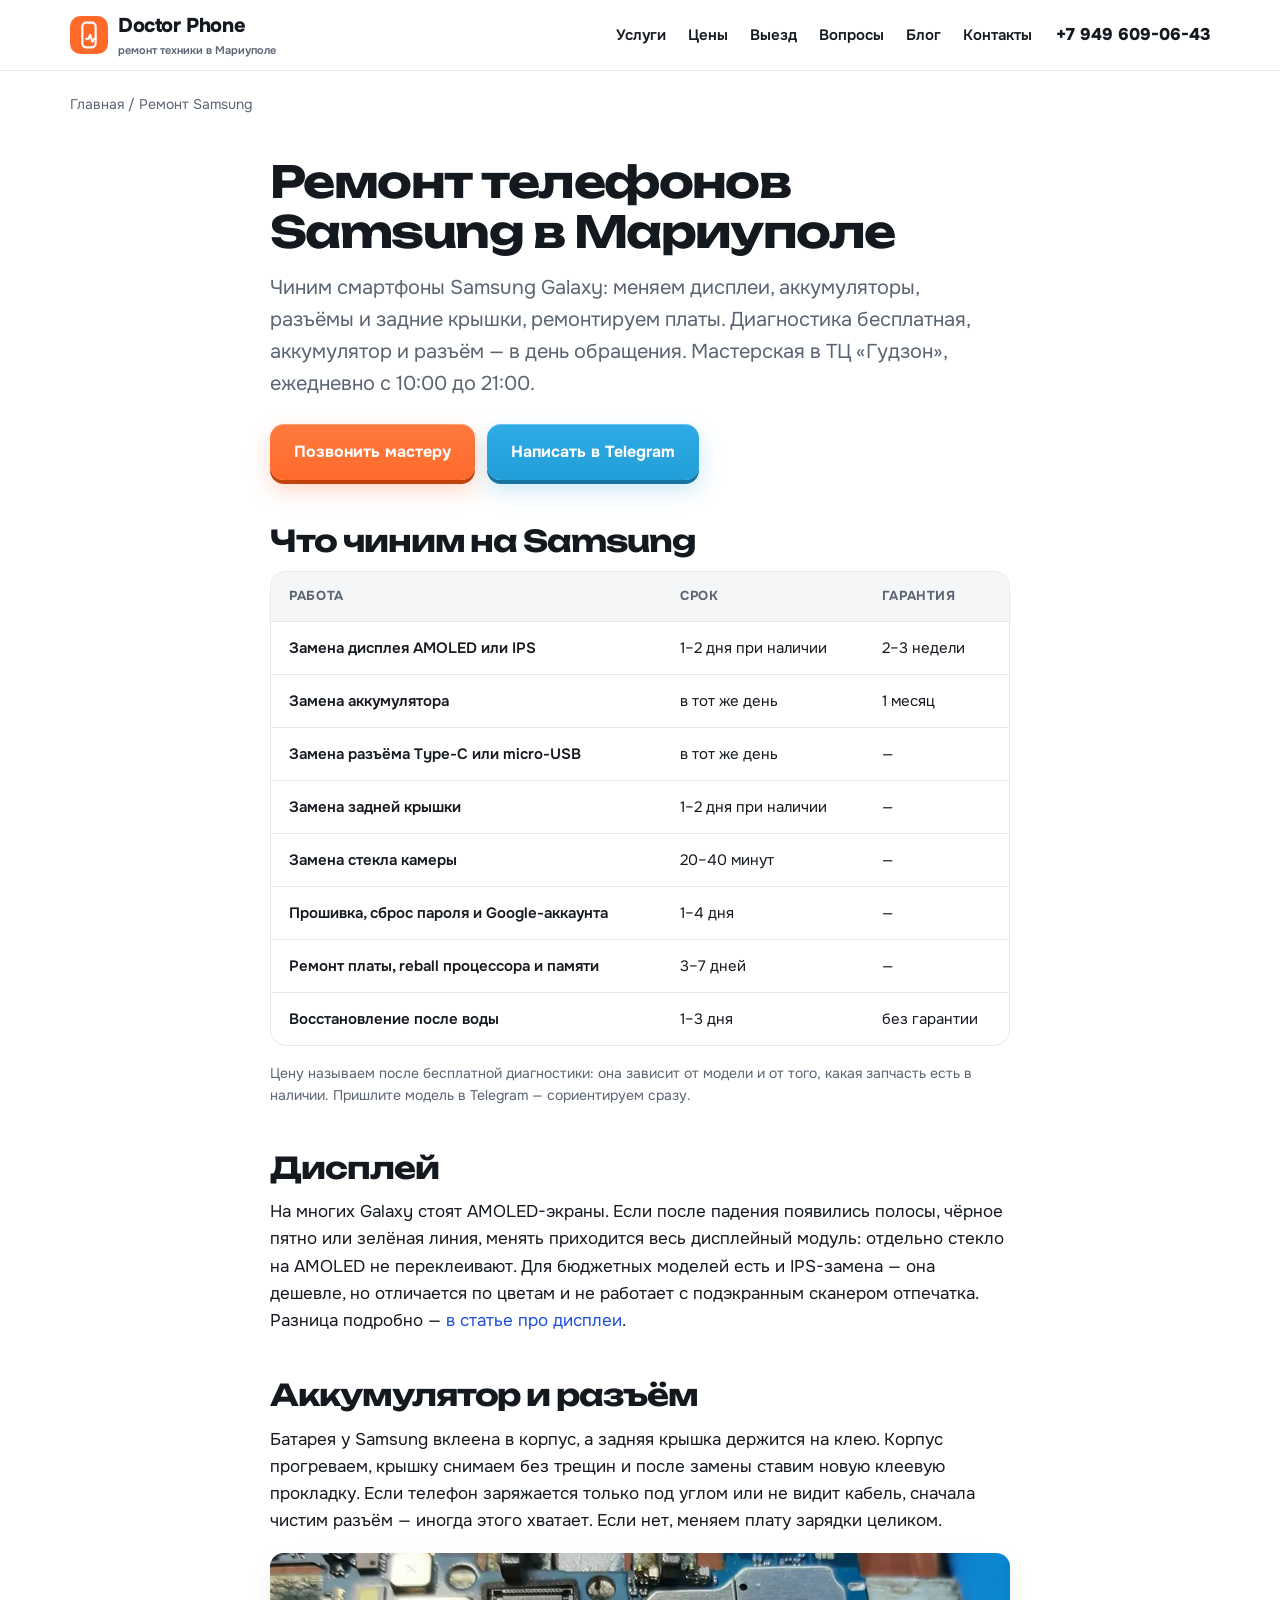
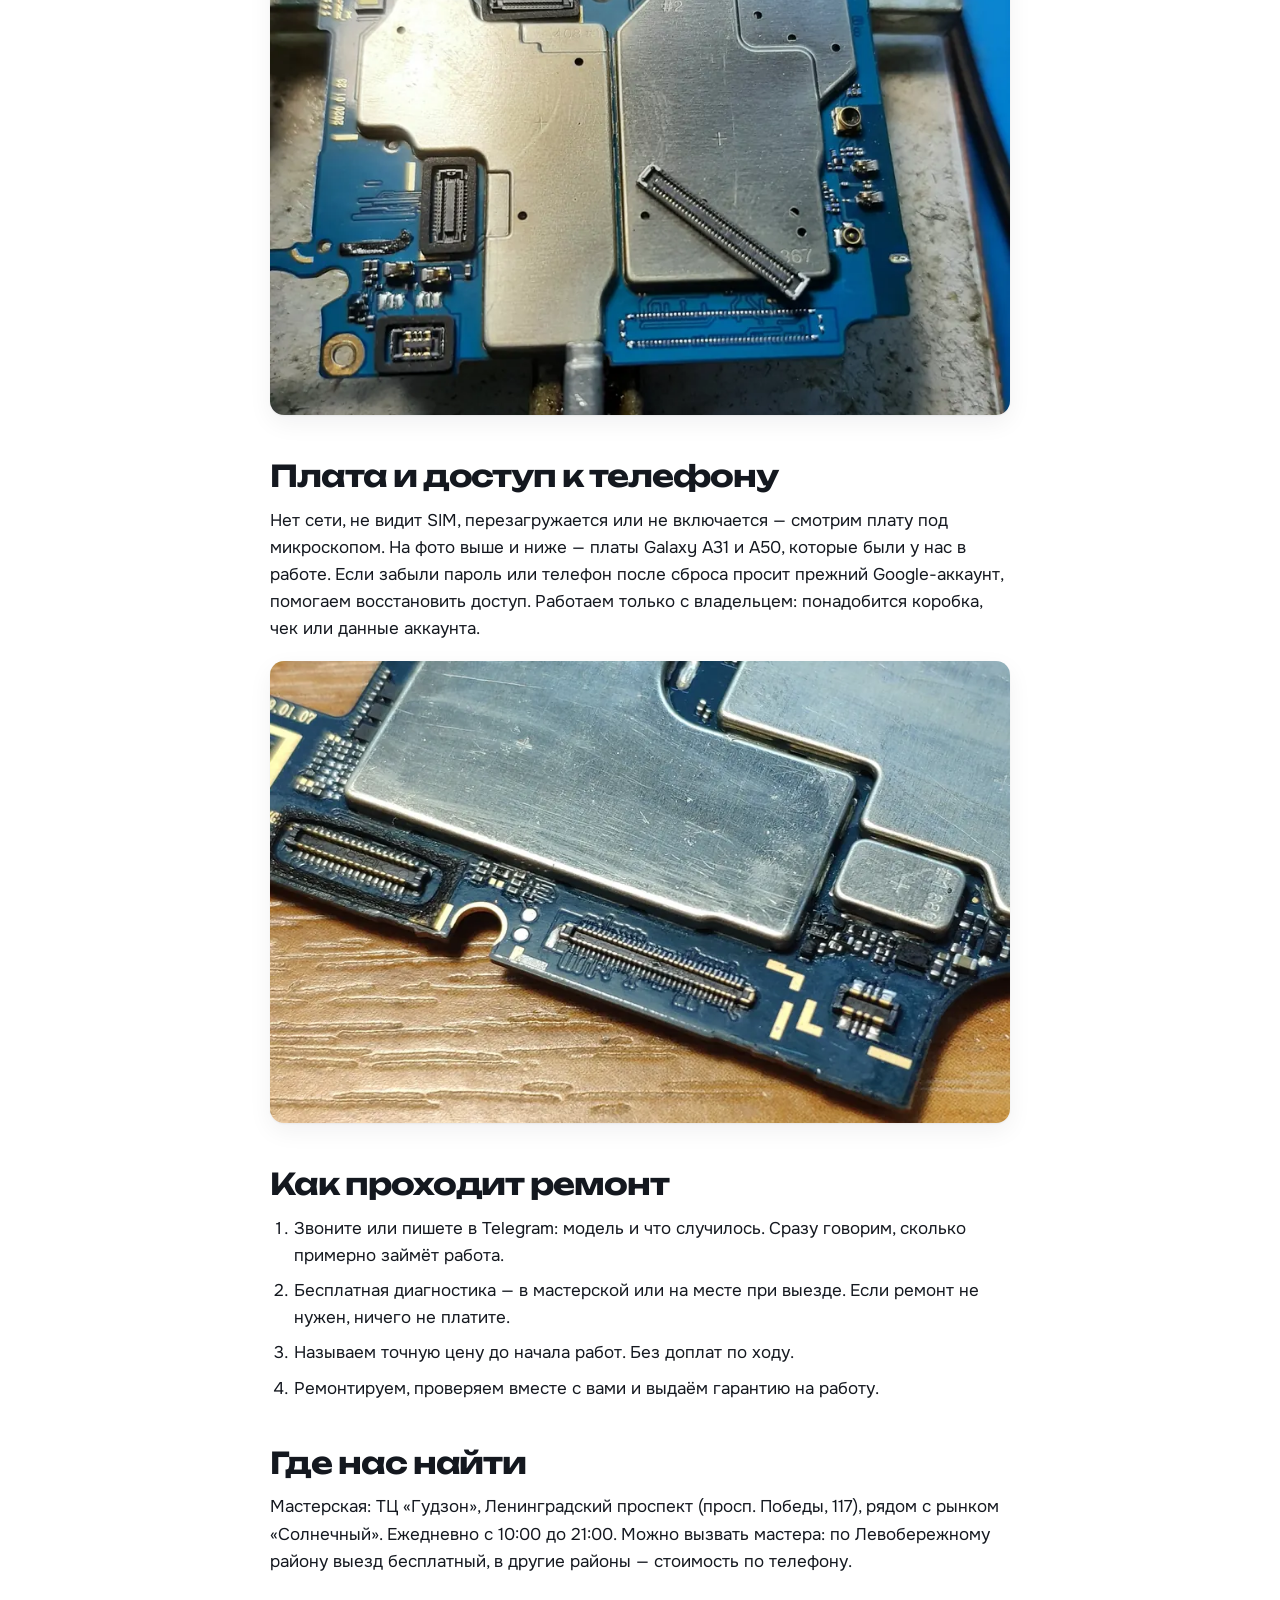
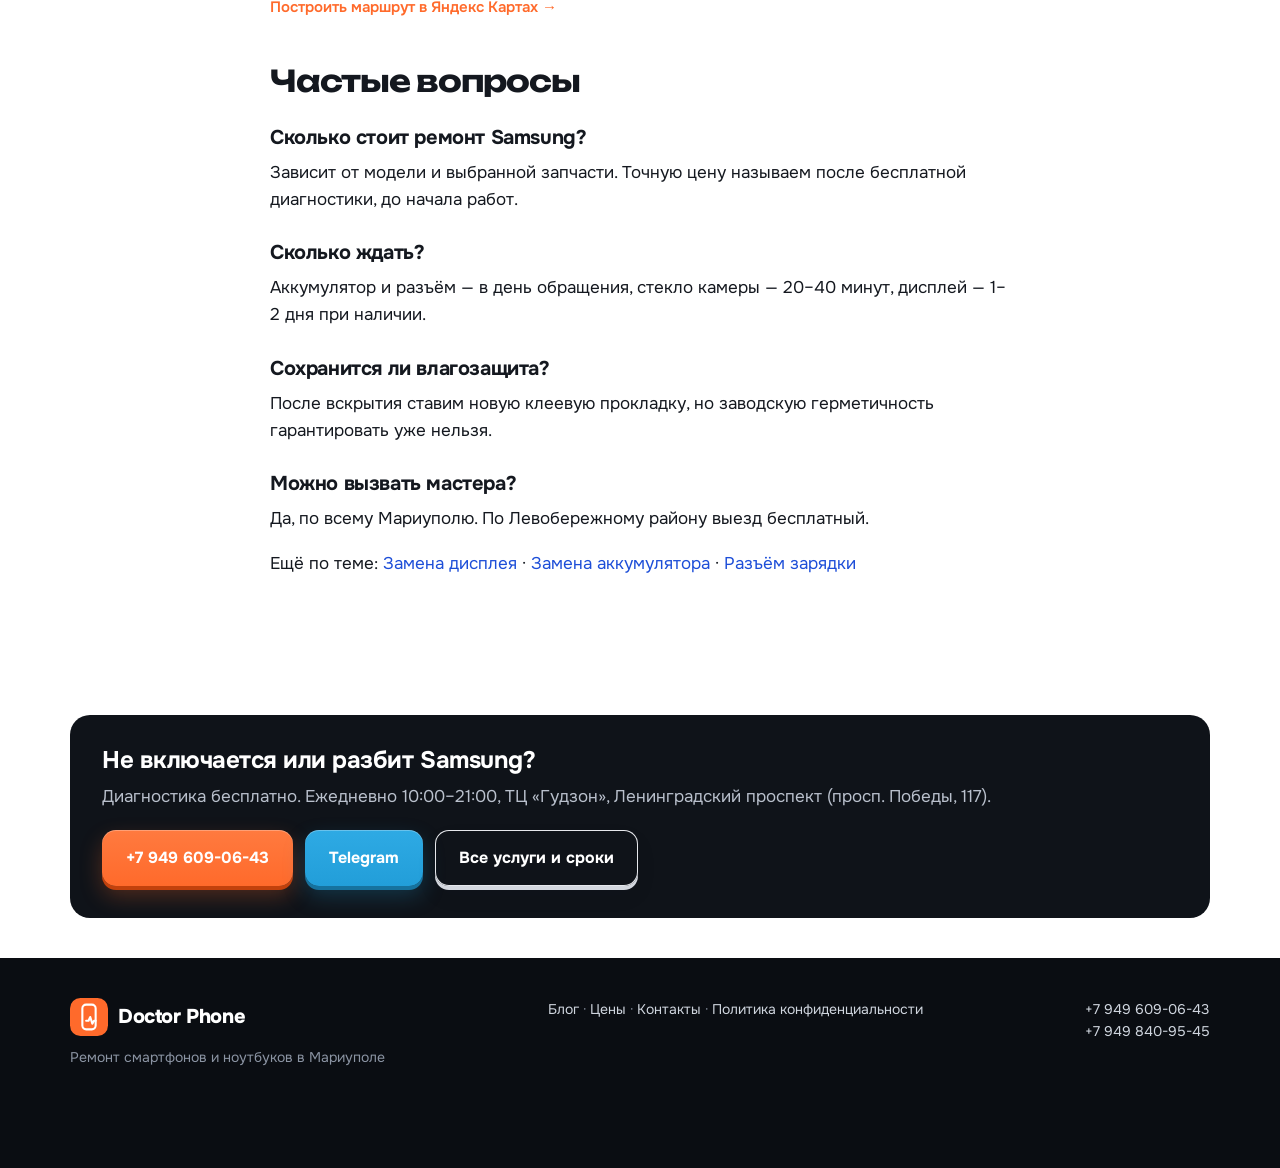
<file: uslugi/remont-samsung/index.html>
<!DOCTYPE html>
<html lang="ru">
<head>
<meta charset="utf-8">
<meta name="viewport" content="width=device-width, initial-scale=1">
<title>Ремонт Samsung Galaxy в Мариуполе — экран, аккумулятор, разъём | Doctor Phone</title>
<meta name="description" content="Ремонт телефонов Samsung Galaxy в Мариуполе: замена AMOLED-дисплея, аккумулятора, разъёма Type-C, ремонт платы, сброс Google-аккаунта. Бесплатная диагностика, ежедневно 10:00–21:00.">
<link rel="canonical" href="https://drphone-mrpl.ru/uslugi/remont-samsung/">
<meta property="og:type" content="website">
<meta property="og:title" content="Ремонт Samsung Galaxy в Мариуполе — экран, аккумулятор, разъём | Doctor Phone">
<meta property="og:description" content="Ремонт телефонов Samsung Galaxy в Мариуполе: замена AMOLED-дисплея, аккумулятора, разъёма Type-C, ремонт платы, сброс Google-аккаунта. Бесплатная диагностика, ежедневно 10:00–21:00.">
<meta property="og:url" content="https://drphone-mrpl.ru/uslugi/remont-samsung/">
<meta property="og:image" content="https://drphone-mrpl.ru/assets/gallery/payka-platy.webp">
<meta property="og:locale" content="ru_RU">
<meta name="theme-color" content="#ff6a2b">
<link rel="icon" href="../../assets/favicon.svg" type="image/svg+xml">
<link rel="preload" href="../../assets/fonts/unbounded-cyrillic-wght-normal.woff2" as="font" type="font/woff2" crossorigin>
<link rel="preload" href="../../assets/fonts/onest-cyrillic-wght-normal.woff2" as="font" type="font/woff2" crossorigin>
<link rel="stylesheet" href="../../assets/style.css">
<script type="application/ld+json">{"@context": "https://schema.org", "@type": "Service", "name": "Ремонт телефонов Samsung в Мариуполе", "serviceType": "Ремонт смартфонов Samsung", "provider": {"@id": "https://drphone-mrpl.ru/#business"}, "areaServed": {"@type": "City", "name": "Мариуполь"}, "url": "https://drphone-mrpl.ru/uslugi/remont-samsung/"}</script>
<script type="application/ld+json">{"@context": "https://schema.org", "@type": "FAQPage", "mainEntity": [{"@type": "Question", "name": "Сколько стоит ремонт Samsung?", "acceptedAnswer": {"@type": "Answer", "text": "Зависит от модели и выбранной запчасти. Точную цену называем после бесплатной диагностики, до начала работ."}}, {"@type": "Question", "name": "Сколько ждать?", "acceptedAnswer": {"@type": "Answer", "text": "Аккумулятор и разъём — в день обращения, стекло камеры — 20–40 минут, дисплей — 1–2 дня при наличии."}}, {"@type": "Question", "name": "Сохранится ли влагозащита?", "acceptedAnswer": {"@type": "Answer", "text": "После вскрытия ставим новую клеевую прокладку, но заводскую герметичность гарантировать уже нельзя."}}, {"@type": "Question", "name": "Можно вызвать мастера?", "acceptedAnswer": {"@type": "Answer", "text": "Да, по всему Мариуполю. По Левобережному району выезд бесплатный."}}]}</script>
<script type="application/ld+json">{"@context": "https://schema.org", "@type": "BreadcrumbList", "itemListElement": [{"@type": "ListItem", "position": 1, "name": "Главная", "item": "https://drphone-mrpl.ru/"}, {"@type": "ListItem", "position": 2, "name": "Ремонт Samsung", "item": "https://drphone-mrpl.ru/uslugi/remont-samsung/"}]}</script>
<!-- Yandex.Metrika counter -->
<script>
(function(m,e,t,r,i,k,a){m[i]=m[i]||function(){(m[i].a=m[i].a||[]).push(arguments)};
m[i].l=1*new Date();
for (var j = 0; j < document.scripts.length; j++) {if (document.scripts[j].src === r) { return; }}
k=e.createElement(t),a=e.getElementsByTagName(t)[0],k.async=1,k.src=r,a.parentNode.insertBefore(k,a)})
(window, document, "script", "https://mc.yandex.ru/metrika/tag.js", "ym");
ym(114507236, "init", {clickmap:true, trackLinks:true, accurateTrackBounce:true, webvisor:true});
</script>
<!-- /Yandex.Metrika counter -->
</head>
<body>
<noscript><div><img src="https://mc.yandex.ru/watch/114507236" style="position:absolute;left:-9999px" alt=""></div></noscript>
<header class="header">
  <div class="container">
    <a class="logo" href="../../index.html">
      <svg viewBox="0 0 40 40" fill="none" aria-hidden="true"><rect width="40" height="40" rx="11" fill="#ff6a2b"/><rect x="13" y="7" width="14" height="26" rx="4" stroke="#fff" stroke-width="2.2"/><path d="M17 24h2.5l1.8-4 2.2 7 1.8-3h1.7" stroke="#fff" stroke-width="2.2" stroke-linecap="round" stroke-linejoin="round"/></svg>
      <span>Doctor Phone<small>ремонт техники в Мариуполе</small></span>
    </a>
    <nav class="nav" id="nav">
      <a href="../../index.html#services">Услуги</a>
      <a href="../../index.html#price">Цены</a>
      <a href="../../index.html#visit">Выезд</a>
      <a href="../../index.html#faq">Вопросы</a>
      <a href="../index.html">Блог</a>
      <a href="../../index.html#contacts">Контакты</a>
    </nav>
    <a class="header-phone" href="tel:+79496090643">+7 949 609-06-43</a>
    <button class="burger" aria-label="Меню"><span></span><span></span><span></span></button>
  </div>
</header>
<div class="container"><div class="crumbs"><a href="../../index.html">Главная</a> / Ремонт Samsung</div></div>
<article class="article">
<h1>Ремонт телефонов Samsung в Мариуполе</h1>
<p class="lead">Чиним смартфоны Samsung Galaxy: меняем дисплеи, аккумуляторы, разъёмы и задние крышки, ремонтируем платы. Диагностика бесплатная, аккумулятор и разъём — в день обращения. Мастерская в ТЦ «Гудзон», ежедневно с 10:00 до 21:00.</p>
<div class="hero-btns" style="margin:24px 0 8px">
  <a class="btn btn-primary" href="tel:+79496090643">Позвонить мастеру</a>
  <a class="btn btn-tg" href="https://t.me/remont_telefonov_mariupol" target="_blank" rel="noopener">Написать в Telegram</a>
</div>

<h2>Что чиним на Samsung</h2>
<div class="table-wrap"><table>
<tr><th>Работа</th><th>Срок</th><th>Гарантия</th></tr>
<tr><td>Замена дисплея AMOLED или IPS</td><td>1–2 дня при наличии</td><td>2–3 недели</td></tr><tr><td>Замена аккумулятора</td><td>в тот же день</td><td>1 месяц</td></tr><tr><td>Замена разъёма Type-C или micro-USB</td><td>в тот же день</td><td>—</td></tr><tr><td>Замена задней крышки</td><td>1–2 дня при наличии</td><td>—</td></tr><tr><td>Замена стекла камеры</td><td>20–40 минут</td><td>—</td></tr><tr><td>Прошивка, сброс пароля и Google-аккаунта</td><td>1–4 дня</td><td>—</td></tr><tr><td>Ремонт платы, reball процессора и памяти</td><td>3–7 дней</td><td>—</td></tr><tr><td>Восстановление после воды</td><td>1–3 дня</td><td>без гарантии</td></tr>
</table></div>
<p class="note">Цену называем после бесплатной диагностики: она зависит от модели и от того, какая запчасть есть в наличии. Пришлите модель в Telegram — сориентируем сразу.</p>

<h2>Дисплей</h2>
<p>На многих Galaxy стоят AMOLED-экраны. Если после падения появились полосы, чёрное пятно или зелёная линия, менять приходится весь дисплейный модуль: отдельно стекло на AMOLED не переклеивают. Для бюджетных моделей есть и IPS-замена — она дешевле, но отличается по цветам и не работает с подэкранным сканером отпечатка. Разница подробно — <a href="../../blog/zamena-stekla-displeya/">в статье про дисплеи</a>.</p>

<h2>Аккумулятор и разъём</h2>
<p>Батарея у Samsung вклеена в корпус, а задняя крышка держится на клею. Корпус прогреваем, крышку снимаем без трещин и после замены ставим новую клеевую прокладку. Если телефон заряжается только под углом или не видит кабель, сначала чистим разъём — иногда этого хватает. Если нет, меняем плату зарядки целиком.</p>
<img class="wide" src="../../assets/gallery/payka-platy.webp" alt="Плата Samsung Galaxy A31 в держателе на ремонте" width="900" height="900" loading="lazy">

<h2>Плата и доступ к телефону</h2>
<p>Нет сети, не видит SIM, перезагружается или не включается — смотрим плату под микроскопом. На фото выше и ниже — платы Galaxy A31 и A50, которые были у нас в работе. Если забыли пароль или телефон после сброса просит прежний Google-аккаунт, помогаем восстановить доступ. Работаем только с владельцем: понадобится коробка, чек или данные аккаунта.</p>
<img class="wide" src="../../assets/gallery/plata-makro.webp" alt="Плата Samsung Galaxy A50 крупным планом" width="900" height="900" loading="lazy">

<h2>Как проходит ремонт</h2>
<ol>
<li>Звоните или пишете в Telegram: модель и что случилось. Сразу говорим, сколько примерно займёт работа.</li>
<li>Бесплатная диагностика — в мастерской или на месте при выезде. Если ремонт не нужен, ничего не платите.</li>
<li>Называем точную цену до начала работ. Без доплат по ходу.</li>
<li>Ремонтируем, проверяем вместе с вами и выдаём гарантию на работу.</li>
</ol>

<h2>Где нас найти</h2>
<p>Мастерская: ТЦ «Гудзон», Ленинградский проспект (просп. Победы, 117), рядом с рынком «Солнечный». Ежедневно с 10:00 до 21:00. Можно вызвать мастера: по Левобережному району выезд бесплатный, в другие районы — стоимость по телефону.</p>
<p><a class="card-link" href="https://yandex.ru/maps/-/CXcmQ-7x" target="_blank" rel="noopener">Построить маршрут в Яндекс Картах →</a></p>

<h2>Частые вопросы</h2>
<h3>Сколько стоит ремонт Samsung?</h3>
<p>Зависит от модели и выбранной запчасти. Точную цену называем после бесплатной диагностики, до начала работ.</p>
<h3>Сколько ждать?</h3>
<p>Аккумулятор и разъём — в день обращения, стекло камеры — 20–40 минут, дисплей — 1–2 дня при наличии.</p>
<h3>Сохранится ли влагозащита?</h3>
<p>После вскрытия ставим новую клеевую прокладку, но заводскую герметичность гарантировать уже нельзя.</p>
<h3>Можно вызвать мастера?</h3>
<p>Да, по всему Мариуполю. По Левобережному району выезд бесплатный.</p>

<p>Ещё по теме: <a href="../../blog/zamena-stekla-displeya/">Замена дисплея</a> · <a href="../../blog/zamena-akkumulyatora/">Замена аккумулятора</a> · <a href="../../blog/zamena-razema-zaryadki/">Разъём зарядки</a></p>
</article>
<div class="container">
  <div class="cta-box">
    <h3>Не включается или разбит Samsung?</h3>
    <p>Диагностика бесплатно. Ежедневно 10:00–21:00, ТЦ «Гудзон», Ленинградский проспект (просп. Победы, 117).</p>
    <div class="hero-btns">
      <a class="btn btn-primary" href="tel:+79496090643">+7 949 609-06-43</a>
      <a class="btn btn-tg" href="https://t.me/remont_telefonov_mariupol" target="_blank" rel="noopener">Telegram</a>
      <a class="btn btn-ghost" href="../../index.html#price">Все услуги и сроки</a>
    </div>
  </div>
</div>
<footer class="footer">
  <div class="container">
    <div><a class="logo" href="../../index.html"><svg viewBox="0 0 40 40" fill="none" aria-hidden="true"><rect width="40" height="40" rx="11" fill="#ff6a2b"/><rect x="13" y="7" width="14" height="26" rx="4" stroke="#fff" stroke-width="2.2"/><path d="M17 24h2.5l1.8-4 2.2 7 1.8-3h1.7" stroke="#fff" stroke-width="2.2" stroke-linecap="round" stroke-linejoin="round"/></svg><span>Doctor Phone</span></a><p style="margin-top:10px">Ремонт смартфонов и ноутбуков в Мариуполе</p></div>
    <div><p><a href="../index.html">Блог</a> · <a href="../../index.html#price">Цены</a> · <a href="../../index.html#contacts">Контакты</a> · <a href="../../privacy.html">Политика конфиденциальности</a></p></div>
    <div><p><a href="tel:+79496090643">+7 949 609-06-43</a></p><p><a href="tel:+79498409545">+7 949 840-95-45</a></p></div>
  </div>
</footer>
<div class="mbar">
  <a class="btn btn-primary" href="tel:+79496090643">Позвонить</a>
  <a class="btn btn-tg" href="https://t.me/remont_telefonov_mariupol" target="_blank" rel="noopener">Telegram</a>
</div>
<script src="../../assets/main.js"></script>
</body>
</html>
</file>
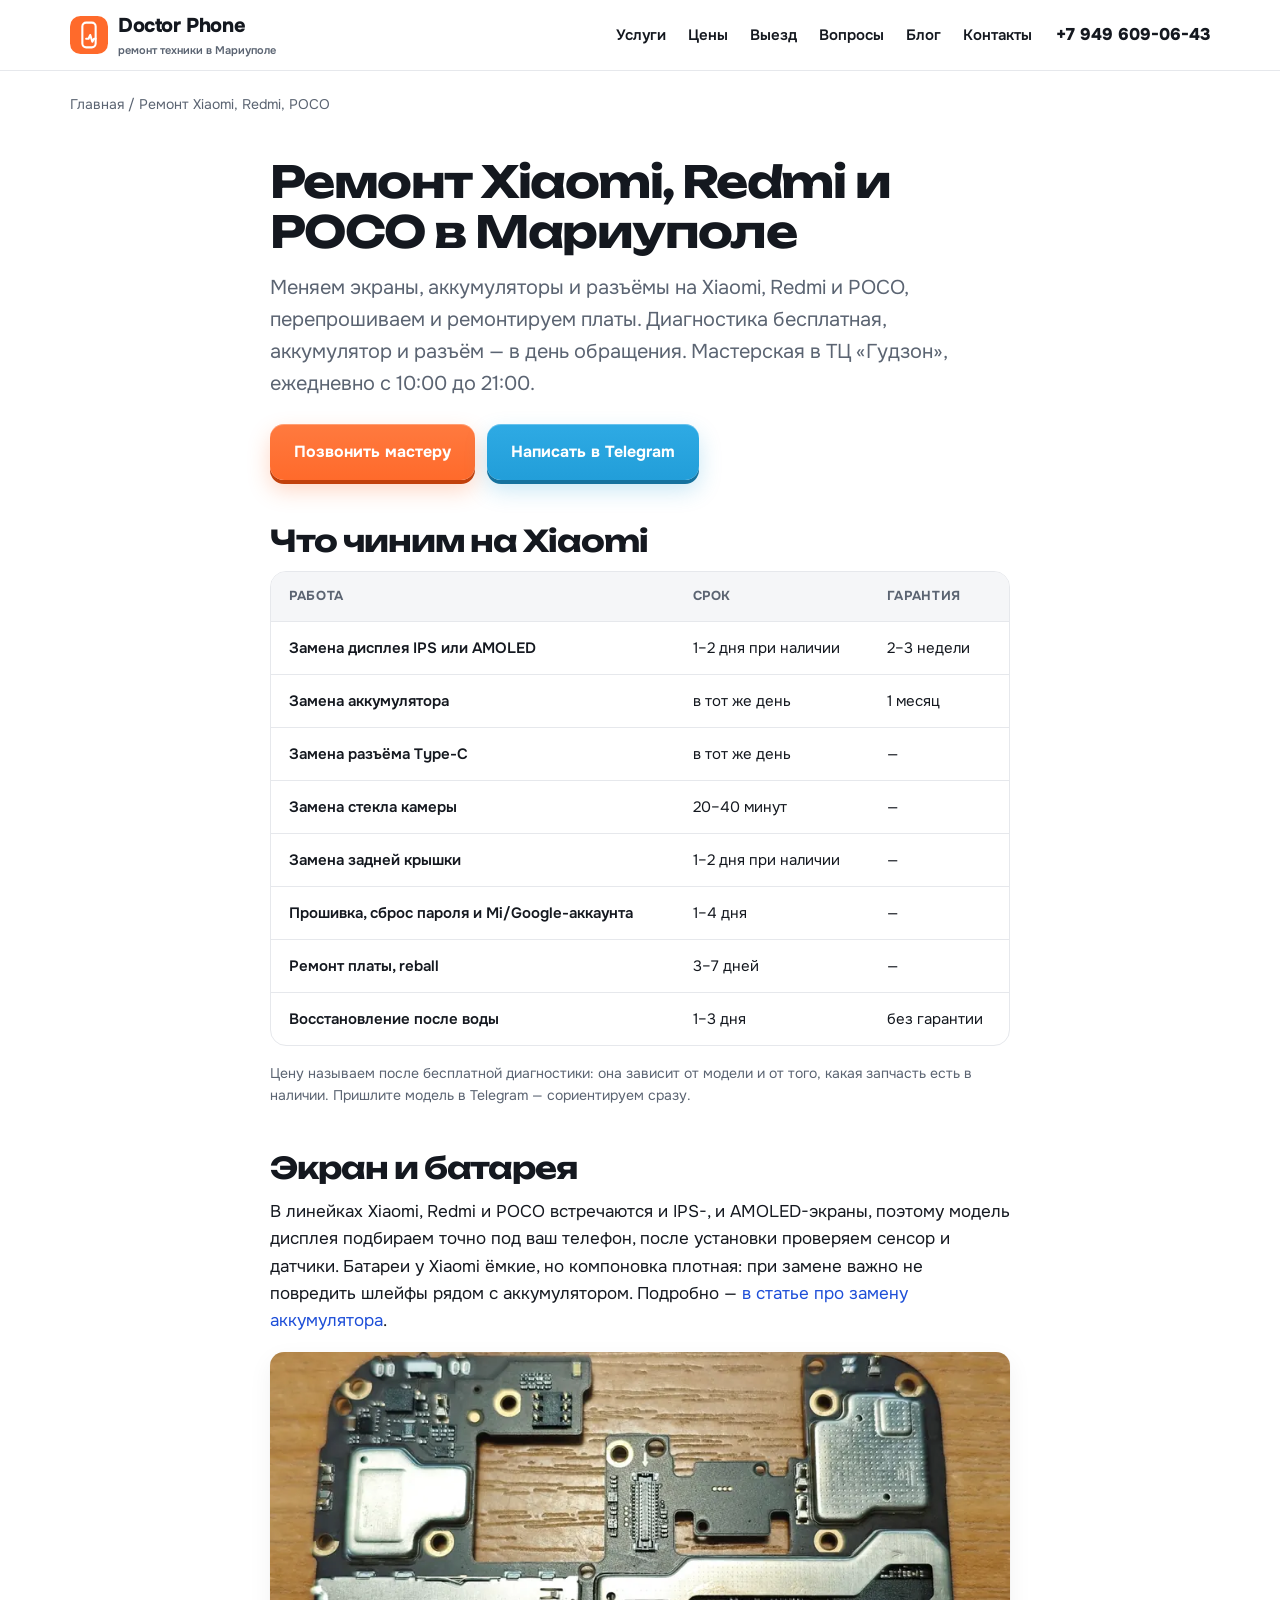
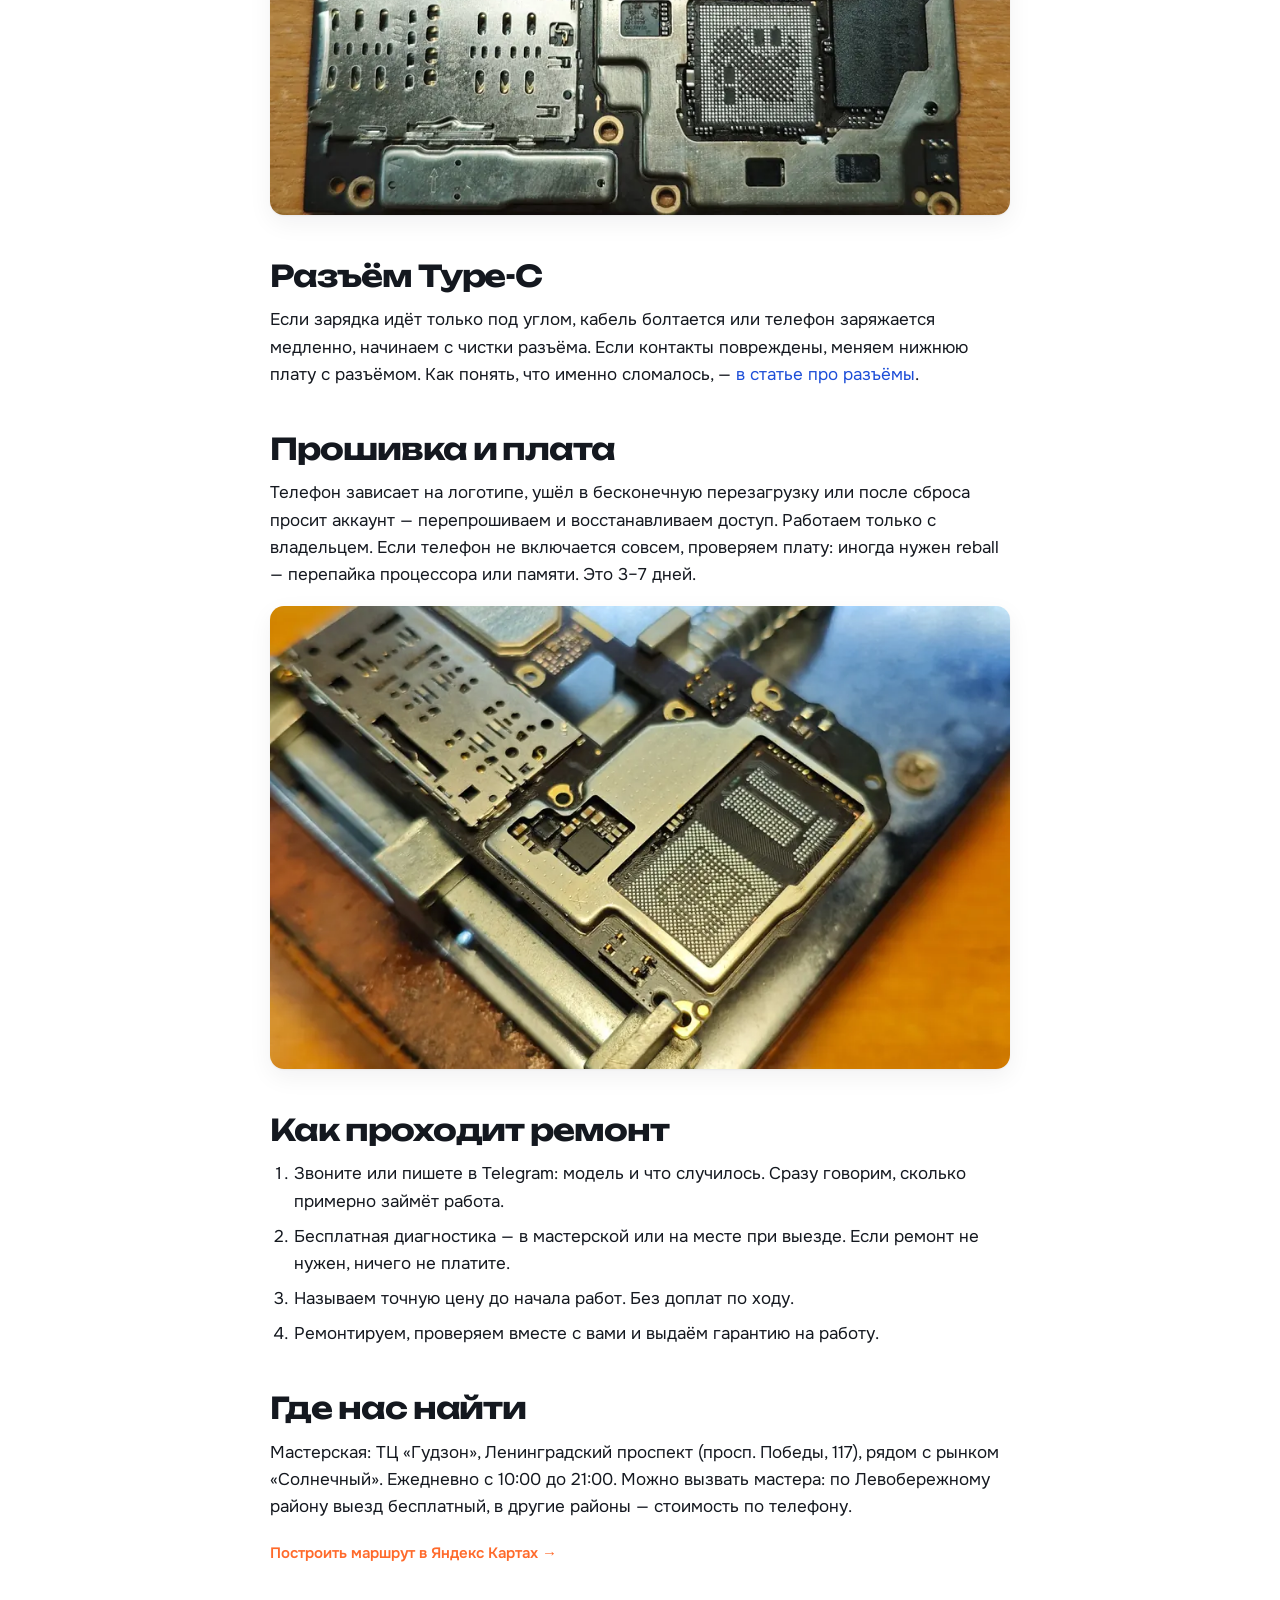
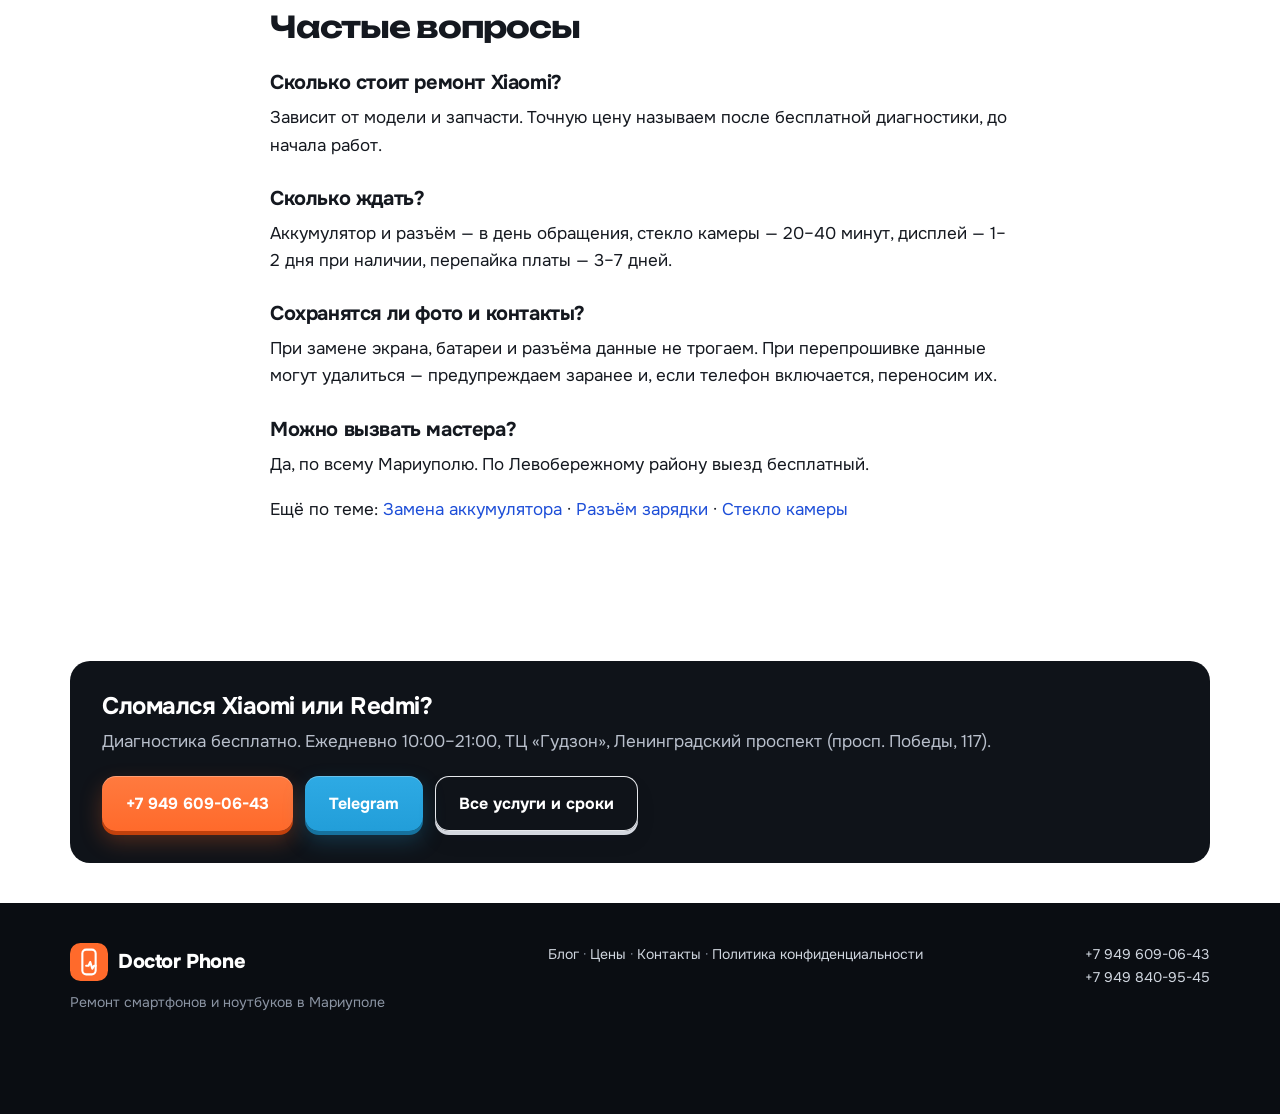
<file: uslugi/remont-xiaomi/index.html>
<!DOCTYPE html>
<html lang="ru">
<head>
<meta charset="utf-8">
<meta name="viewport" content="width=device-width, initial-scale=1">
<title>Ремонт Xiaomi, Redmi и POCO в Мариуполе — экран, батарея, разъём | Doctor Phone</title>
<meta name="description" content="Ремонт телефонов Xiaomi, Redmi и POCO в Мариуполе: замена дисплея, аккумулятора, разъёма Type-C, ремонт платы и прошивка. Бесплатная диагностика, ежедневно 10:00–21:00.">
<link rel="canonical" href="https://drphone-mrpl.ru/uslugi/remont-xiaomi/">
<meta property="og:type" content="website">
<meta property="og:title" content="Ремонт Xiaomi, Redmi и POCO в Мариуполе — экран, батарея, разъём | Doctor Phone">
<meta property="og:description" content="Ремонт телефонов Xiaomi, Redmi и POCO в Мариуполе: замена дисплея, аккумулятора, разъёма Type-C, ремонт платы и прошивка. Бесплатная диагностика, ежедневно 10:00–21:00.">
<meta property="og:url" content="https://drphone-mrpl.ru/uslugi/remont-xiaomi/">
<meta property="og:image" content="https://drphone-mrpl.ru/assets/gallery/razbor-platy.webp">
<meta property="og:locale" content="ru_RU">
<meta name="theme-color" content="#ff6a2b">
<link rel="icon" href="../../assets/favicon.svg" type="image/svg+xml">
<link rel="preload" href="../../assets/fonts/unbounded-cyrillic-wght-normal.woff2" as="font" type="font/woff2" crossorigin>
<link rel="preload" href="../../assets/fonts/onest-cyrillic-wght-normal.woff2" as="font" type="font/woff2" crossorigin>
<link rel="stylesheet" href="../../assets/style.css">
<script type="application/ld+json">{"@context": "https://schema.org", "@type": "Service", "name": "Ремонт Xiaomi, Redmi и POCO в Мариуполе", "serviceType": "Ремонт смартфонов Xiaomi", "provider": {"@id": "https://drphone-mrpl.ru/#business"}, "areaServed": {"@type": "City", "name": "Мариуполь"}, "url": "https://drphone-mrpl.ru/uslugi/remont-xiaomi/"}</script>
<script type="application/ld+json">{"@context": "https://schema.org", "@type": "FAQPage", "mainEntity": [{"@type": "Question", "name": "Сколько стоит ремонт Xiaomi?", "acceptedAnswer": {"@type": "Answer", "text": "Зависит от модели и запчасти. Точную цену называем после бесплатной диагностики, до начала работ."}}, {"@type": "Question", "name": "Сколько ждать?", "acceptedAnswer": {"@type": "Answer", "text": "Аккумулятор и разъём — в день обращения, стекло камеры — 20–40 минут, дисплей — 1–2 дня при наличии, перепайка платы — 3–7 дней."}}, {"@type": "Question", "name": "Сохранятся ли фото и контакты?", "acceptedAnswer": {"@type": "Answer", "text": "При замене экрана, батареи и разъёма данные не трогаем. При перепрошивке данные могут удалиться — предупреждаем заранее и, если телефон включается, переносим их."}}, {"@type": "Question", "name": "Можно вызвать мастера?", "acceptedAnswer": {"@type": "Answer", "text": "Да, по всему Мариуполю. По Левобережному району выезд бесплатный."}}]}</script>
<script type="application/ld+json">{"@context": "https://schema.org", "@type": "BreadcrumbList", "itemListElement": [{"@type": "ListItem", "position": 1, "name": "Главная", "item": "https://drphone-mrpl.ru/"}, {"@type": "ListItem", "position": 2, "name": "Ремонт Xiaomi, Redmi, POCO", "item": "https://drphone-mrpl.ru/uslugi/remont-xiaomi/"}]}</script>
<!-- Yandex.Metrika counter -->
<script>
(function(m,e,t,r,i,k,a){m[i]=m[i]||function(){(m[i].a=m[i].a||[]).push(arguments)};
m[i].l=1*new Date();
for (var j = 0; j < document.scripts.length; j++) {if (document.scripts[j].src === r) { return; }}
k=e.createElement(t),a=e.getElementsByTagName(t)[0],k.async=1,k.src=r,a.parentNode.insertBefore(k,a)})
(window, document, "script", "https://mc.yandex.ru/metrika/tag.js", "ym");
ym(114507236, "init", {clickmap:true, trackLinks:true, accurateTrackBounce:true, webvisor:true});
</script>
<!-- /Yandex.Metrika counter -->
</head>
<body>
<noscript><div><img src="https://mc.yandex.ru/watch/114507236" style="position:absolute;left:-9999px" alt=""></div></noscript>
<header class="header">
  <div class="container">
    <a class="logo" href="../../index.html">
      <svg viewBox="0 0 40 40" fill="none" aria-hidden="true"><rect width="40" height="40" rx="11" fill="#ff6a2b"/><rect x="13" y="7" width="14" height="26" rx="4" stroke="#fff" stroke-width="2.2"/><path d="M17 24h2.5l1.8-4 2.2 7 1.8-3h1.7" stroke="#fff" stroke-width="2.2" stroke-linecap="round" stroke-linejoin="round"/></svg>
      <span>Doctor Phone<small>ремонт техники в Мариуполе</small></span>
    </a>
    <nav class="nav" id="nav">
      <a href="../../index.html#services">Услуги</a>
      <a href="../../index.html#price">Цены</a>
      <a href="../../index.html#visit">Выезд</a>
      <a href="../../index.html#faq">Вопросы</a>
      <a href="../index.html">Блог</a>
      <a href="../../index.html#contacts">Контакты</a>
    </nav>
    <a class="header-phone" href="tel:+79496090643">+7 949 609-06-43</a>
    <button class="burger" aria-label="Меню"><span></span><span></span><span></span></button>
  </div>
</header>
<div class="container"><div class="crumbs"><a href="../../index.html">Главная</a> / Ремонт Xiaomi, Redmi, POCO</div></div>
<article class="article">
<h1>Ремонт Xiaomi, Redmi и POCO в Мариуполе</h1>
<p class="lead">Меняем экраны, аккумуляторы и разъёмы на Xiaomi, Redmi и POCO, перепрошиваем и ремонтируем платы. Диагностика бесплатная, аккумулятор и разъём — в день обращения. Мастерская в ТЦ «Гудзон», ежедневно с 10:00 до 21:00.</p>
<div class="hero-btns" style="margin:24px 0 8px">
  <a class="btn btn-primary" href="tel:+79496090643">Позвонить мастеру</a>
  <a class="btn btn-tg" href="https://t.me/remont_telefonov_mariupol" target="_blank" rel="noopener">Написать в Telegram</a>
</div>

<h2>Что чиним на Xiaomi</h2>
<div class="table-wrap"><table>
<tr><th>Работа</th><th>Срок</th><th>Гарантия</th></tr>
<tr><td>Замена дисплея IPS или AMOLED</td><td>1–2 дня при наличии</td><td>2–3 недели</td></tr><tr><td>Замена аккумулятора</td><td>в тот же день</td><td>1 месяц</td></tr><tr><td>Замена разъёма Type-C</td><td>в тот же день</td><td>—</td></tr><tr><td>Замена стекла камеры</td><td>20–40 минут</td><td>—</td></tr><tr><td>Замена задней крышки</td><td>1–2 дня при наличии</td><td>—</td></tr><tr><td>Прошивка, сброс пароля и Mi/Google-аккаунта</td><td>1–4 дня</td><td>—</td></tr><tr><td>Ремонт платы, reball</td><td>3–7 дней</td><td>—</td></tr><tr><td>Восстановление после воды</td><td>1–3 дня</td><td>без гарантии</td></tr>
</table></div>
<p class="note">Цену называем после бесплатной диагностики: она зависит от модели и от того, какая запчасть есть в наличии. Пришлите модель в Telegram — сориентируем сразу.</p>

<h2>Экран и батарея</h2>
<p>В линейках Xiaomi, Redmi и POCO встречаются и IPS-, и AMOLED-экраны, поэтому модель дисплея подбираем точно под ваш телефон, после установки проверяем сенсор и датчики. Батареи у Xiaomi ёмкие, но компоновка плотная: при замене важно не повредить шлейфы рядом с аккумулятором. Подробно — <a href="../../blog/zamena-akkumulyatora/">в статье про замену аккумулятора</a>.</p>
<img class="wide" src="../../assets/gallery/razbor-platy.webp" alt="Плата смартфона, снятая для ремонта" width="900" height="900" loading="lazy">

<h2>Разъём Type-C</h2>
<p>Если зарядка идёт только под углом, кабель болтается или телефон заряжается медленно, начинаем с чистки разъёма. Если контакты повреждены, меняем нижнюю плату с разъёмом. Как понять, что именно сломалось, — <a href="../../blog/zamena-razema-zaryadki/">в статье про разъёмы</a>.</p>

<h2>Прошивка и плата</h2>
<p>Телефон зависает на логотипе, ушёл в бесконечную перезагрузку или после сброса просит аккаунт — перепрошиваем и восстанавливаем доступ. Работаем только с владельцем. Если телефон не включается совсем, проверяем плату: иногда нужен reball — перепайка процессора или памяти. Это 3–7 дней.</p>
<img class="wide" src="../../assets/gallery/snyatie-processora.webp" alt="Плата в держателе после снятия процессора для перепайки" width="900" height="900" loading="lazy">

<h2>Как проходит ремонт</h2>
<ol>
<li>Звоните или пишете в Telegram: модель и что случилось. Сразу говорим, сколько примерно займёт работа.</li>
<li>Бесплатная диагностика — в мастерской или на месте при выезде. Если ремонт не нужен, ничего не платите.</li>
<li>Называем точную цену до начала работ. Без доплат по ходу.</li>
<li>Ремонтируем, проверяем вместе с вами и выдаём гарантию на работу.</li>
</ol>

<h2>Где нас найти</h2>
<p>Мастерская: ТЦ «Гудзон», Ленинградский проспект (просп. Победы, 117), рядом с рынком «Солнечный». Ежедневно с 10:00 до 21:00. Можно вызвать мастера: по Левобережному району выезд бесплатный, в другие районы — стоимость по телефону.</p>
<p><a class="card-link" href="https://yandex.ru/maps/-/CXcmQ-7x" target="_blank" rel="noopener">Построить маршрут в Яндекс Картах →</a></p>

<h2>Частые вопросы</h2>
<h3>Сколько стоит ремонт Xiaomi?</h3>
<p>Зависит от модели и запчасти. Точную цену называем после бесплатной диагностики, до начала работ.</p>
<h3>Сколько ждать?</h3>
<p>Аккумулятор и разъём — в день обращения, стекло камеры — 20–40 минут, дисплей — 1–2 дня при наличии, перепайка платы — 3–7 дней.</p>
<h3>Сохранятся ли фото и контакты?</h3>
<p>При замене экрана, батареи и разъёма данные не трогаем. При перепрошивке данные могут удалиться — предупреждаем заранее и, если телефон включается, переносим их.</p>
<h3>Можно вызвать мастера?</h3>
<p>Да, по всему Мариуполю. По Левобережному району выезд бесплатный.</p>

<p>Ещё по теме: <a href="../../blog/zamena-akkumulyatora/">Замена аккумулятора</a> · <a href="../../blog/zamena-razema-zaryadki/">Разъём зарядки</a> · <a href="../../blog/zamena-stekla-kamery/">Стекло камеры</a></p>
</article>
<div class="container">
  <div class="cta-box">
    <h3>Сломался Xiaomi или Redmi?</h3>
    <p>Диагностика бесплатно. Ежедневно 10:00–21:00, ТЦ «Гудзон», Ленинградский проспект (просп. Победы, 117).</p>
    <div class="hero-btns">
      <a class="btn btn-primary" href="tel:+79496090643">+7 949 609-06-43</a>
      <a class="btn btn-tg" href="https://t.me/remont_telefonov_mariupol" target="_blank" rel="noopener">Telegram</a>
      <a class="btn btn-ghost" href="../../index.html#price">Все услуги и сроки</a>
    </div>
  </div>
</div>
<footer class="footer">
  <div class="container">
    <div><a class="logo" href="../../index.html"><svg viewBox="0 0 40 40" fill="none" aria-hidden="true"><rect width="40" height="40" rx="11" fill="#ff6a2b"/><rect x="13" y="7" width="14" height="26" rx="4" stroke="#fff" stroke-width="2.2"/><path d="M17 24h2.5l1.8-4 2.2 7 1.8-3h1.7" stroke="#fff" stroke-width="2.2" stroke-linecap="round" stroke-linejoin="round"/></svg><span>Doctor Phone</span></a><p style="margin-top:10px">Ремонт смартфонов и ноутбуков в Мариуполе</p></div>
    <div><p><a href="../index.html">Блог</a> · <a href="../../index.html#price">Цены</a> · <a href="../../index.html#contacts">Контакты</a> · <a href="../../privacy.html">Политика конфиденциальности</a></p></div>
    <div><p><a href="tel:+79496090643">+7 949 609-06-43</a></p><p><a href="tel:+79498409545">+7 949 840-95-45</a></p></div>
  </div>
</footer>
<div class="mbar">
  <a class="btn btn-primary" href="tel:+79496090643">Позвонить</a>
  <a class="btn btn-tg" href="https://t.me/remont_telefonov_mariupol" target="_blank" rel="noopener">Telegram</a>
</div>
<script src="../../assets/main.js"></script>
</body>
</html>
</file>
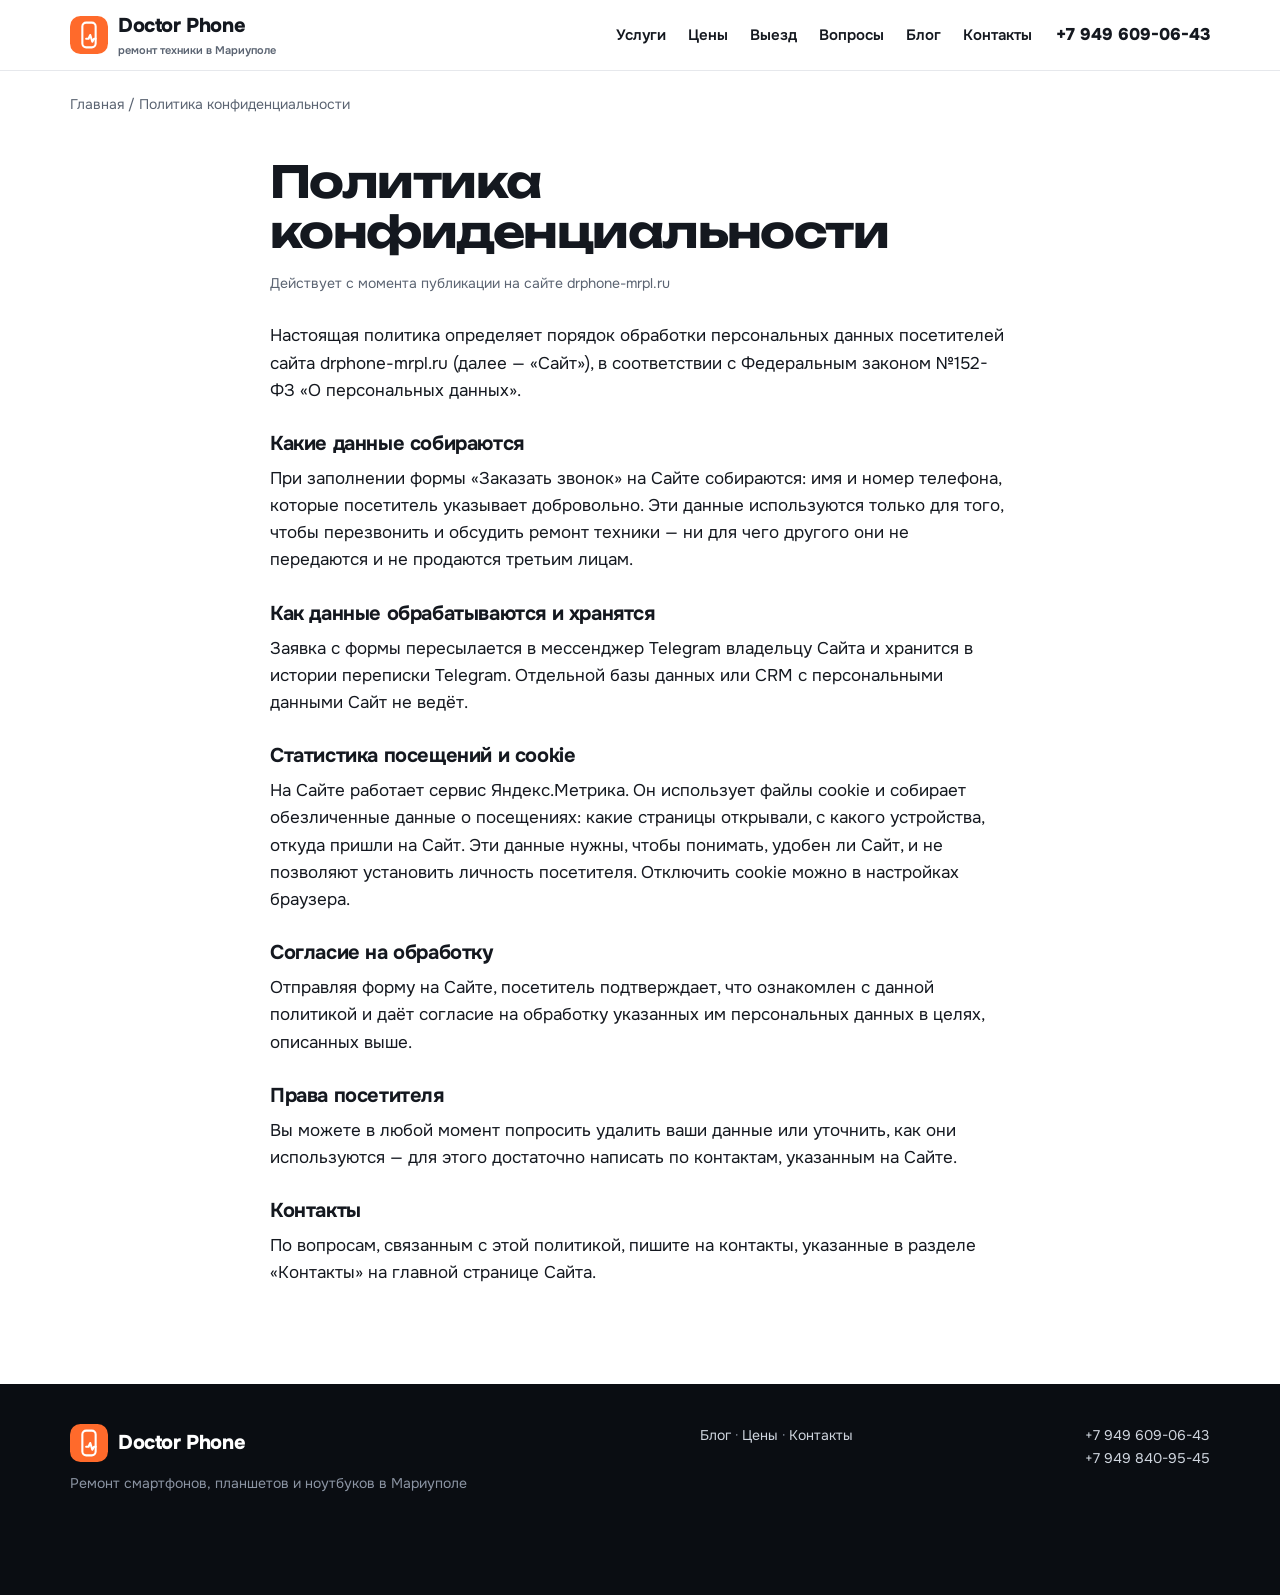
<file: privacy.html>
<!DOCTYPE html>
<html lang="ru">
<head>
<meta charset="utf-8">
<meta name="viewport" content="width=device-width, initial-scale=1">
<title>Политика конфиденциальности — Doctor Phone</title>
<meta name="description" content="Политика обработки персональных данных сайта drphone-mrpl.ru.">
<link rel="canonical" href="https://drphone-mrpl.ru/privacy.html">
<meta name="robots" content="noindex">
<meta name="theme-color" content="#ff6a2b">
<link rel="icon" href="assets/favicon.svg" type="image/svg+xml">
<link rel="stylesheet" href="assets/style.css">
<!-- Yandex.Metrika counter -->
<script>
(function(m,e,t,r,i,k,a){m[i]=m[i]||function(){(m[i].a=m[i].a||[]).push(arguments)};
m[i].l=1*new Date();
for (var j = 0; j < document.scripts.length; j++) {if (document.scripts[j].src === r) { return; }}
k=e.createElement(t),a=e.getElementsByTagName(t)[0],k.async=1,k.src=r,a.parentNode.insertBefore(k,a)})
(window, document, "script", "https://mc.yandex.ru/metrika/tag.js", "ym");
ym(114507236, "init", {clickmap:true, trackLinks:true, accurateTrackBounce:true, webvisor:true});
</script>
<!-- /Yandex.Metrika counter -->
</head>
<body>
<noscript><div><img src="https://mc.yandex.ru/watch/114507236" style="position:absolute;left:-9999px" alt=""></div></noscript>
<header class="header">
  <div class="container">
    <a class="logo" href="index.html">
      <svg viewBox="0 0 40 40" fill="none" aria-hidden="true"><rect width="40" height="40" rx="11" fill="#ff6a2b"/><rect x="13" y="7" width="14" height="26" rx="4" stroke="#fff" stroke-width="2.2"/><path d="M17 24h2.5l1.8-4 2.2 7 1.8-3h1.7" stroke="#fff" stroke-width="2.2" stroke-linecap="round" stroke-linejoin="round"/></svg>
      <span>Doctor Phone<small>ремонт техники в Мариуполе</small></span>
    </a>
    <nav class="nav" id="nav">
      <a href="index.html#services">Услуги</a><a href="index.html#price">Цены</a><a href="index.html#visit">Выезд</a>
      <a href="index.html#faq">Вопросы</a><a href="blog/index.html">Блог</a><a href="index.html#contacts">Контакты</a>
    </nav>
    <a class="header-phone" href="tel:+79496090643">+7 949 609-06-43</a>
    <button class="burger" aria-label="Меню"><span></span><span></span><span></span></button>
  </div>
</header>

<div class="container"><div class="crumbs"><a href="index.html">Главная</a> / Политика конфиденциальности</div></div>

<article class="article">
<h1>Политика конфиденциальности</h1>
<div class="info">Действует с момента публикации на сайте drphone-mrpl.ru</div>

<p>Настоящая политика определяет порядок обработки персональных данных
посетителей сайта drphone-mrpl.ru (далее — «Сайт»), в соответствии с
Федеральным законом №152-ФЗ «О персональных данных».</p>

<h3>Какие данные собираются</h3>
<p>При заполнении формы «Заказать звонок» на Сайте собираются: имя и номер
телефона, которые посетитель указывает добровольно. Эти данные используются
только для того, чтобы перезвонить и обсудить ремонт техники — ни для чего
другого они не передаются и не продаются третьим лицам.</p>

<h3>Как данные обрабатываются и хранятся</h3>
<p>Заявка с формы пересылается в мессенджер Telegram владельцу Сайта и
хранится в истории переписки Telegram. Отдельной базы данных или CRM с
персональными данными Сайт не ведёт.</p>

<h3>Статистика посещений и cookie</h3>
<p>На Сайте работает сервис Яндекс.Метрика. Он использует файлы cookie
и собирает обезличенные данные о посещениях: какие страницы открывали,
с какого устройства, откуда пришли на Сайт. Эти данные нужны, чтобы
понимать, удобен ли Сайт, и не позволяют установить личность посетителя.
Отключить cookie можно в настройках браузера.</p>

<h3>Согласие на обработку</h3>
<p>Отправляя форму на Сайте, посетитель подтверждает, что ознакомлен с
данной политикой и даёт согласие на обработку указанных им персональных
данных в целях, описанных выше.</p>

<h3>Права посетителя</h3>
<p>Вы можете в любой момент попросить удалить ваши данные или уточнить, как
они используются — для этого достаточно написать по контактам, указанным на
Сайте.</p>

<h3>Контакты</h3>
<p>По вопросам, связанным с этой политикой, пишите на контакты, указанные в
разделе «Контакты» на главной странице Сайта.</p>
</article>

<footer class="footer">
  <div class="container">
    <div>
      <a class="logo" href="index.html"><svg viewBox="0 0 40 40" fill="none" aria-hidden="true"><rect width="40" height="40" rx="11" fill="#ff6a2b"/><rect x="13" y="7" width="14" height="26" rx="4" stroke="#fff" stroke-width="2.2"/><path d="M17 24h2.5l1.8-4 2.2 7 1.8-3h1.7" stroke="#fff" stroke-width="2.2" stroke-linecap="round" stroke-linejoin="round"/></svg><span>Doctor Phone</span></a>
      <p style="margin-top:10px">Ремонт смартфонов, планшетов и ноутбуков в Мариуполе</p>
    </div>
    <div>
      <p><a href="blog/index.html">Блог</a> · <a href="index.html#price">Цены</a> · <a href="index.html#contacts">Контакты</a></p>
    </div>
    <div>
      <p><a href="tel:+79496090643">+7 949 609-06-43</a></p>
      <p><a href="tel:+79498409545">+7 949 840-95-45</a></p>
    </div>
  </div>
</footer>

<div class="mbar">
  <a class="btn btn-primary" href="tel:+79496090643">Позвонить</a>
  <a class="btn btn-tg" href="https://t.me/remont_telefonov_mariupol" target="_blank" rel="noopener">Telegram</a>
</div>
<script src="assets/main.js"></script>
</body>
</html>
</file>
<file: assets/style.css>
@font-face{font-family:"Onest";font-style:normal;font-weight:100 900;font-display:swap;src:url(fonts/onest-cyrillic-wght-normal.woff2) format("woff2");unicode-range:U+0301,U+0400-045F,U+0490-0491,U+04B0-04B1,U+2116}
@font-face{font-family:"Onest";font-style:normal;font-weight:100 900;font-display:swap;src:url(fonts/onest-latin-wght-normal.woff2) format("woff2");unicode-range:U+0000-00FF,U+0131,U+0152-0153,U+02BB-02BC,U+02C6,U+02DA,U+02DC,U+0304,U+0308,U+0329,U+2000-206F,U+20AC,U+20BD,U+2122,U+2191,U+2193,U+2212,U+2215,U+FEFF,U+FFFD}
@font-face{font-family:"Unbounded";font-style:normal;font-weight:200 900;font-display:swap;src:url(fonts/unbounded-cyrillic-wght-normal.woff2) format("woff2");unicode-range:U+0301,U+0400-045F,U+0490-0491,U+04B0-04B1,U+2116}
@font-face{font-family:"Unbounded";font-style:normal;font-weight:200 900;font-display:swap;src:url(fonts/unbounded-latin-wght-normal.woff2) format("woff2");unicode-range:U+0000-00FF,U+0131,U+0152-0153,U+02BB-02BC,U+02C6,U+02DA,U+02DC,U+0304,U+0308,U+0329,U+2000-206F,U+20AC,U+20BD,U+2122,U+2191,U+2193,U+2212,U+2215,U+FEFF,U+FFFD}
:root{
  --bg:#fff;--soft:#f5f6f8;--line:#e6e8ec;--text:#14181f;--muted:#5b6472;
  --accent:#ff6a2b;--accent-d:#e85413;--blue:#1d4ed8;--dark:#0f1319;--dark2:#1a2029;
  --font-h:"Unbounded","Onest",sans-serif;
  --r:16px;--sh:0 1px 2px rgba(16,24,40,.05),0 8px 24px rgba(16,24,40,.06);
  --font:"Onest",-apple-system,BlinkMacSystemFont,"Segoe UI",Roboto,"Helvetica Neue",Arial,sans-serif;
}
*{box-sizing:border-box;margin:0;padding:0}
html{scroll-behavior:smooth;scroll-padding-top:80px}
body{font-family:var(--font);color:var(--text);background:var(--bg);line-height:1.6;font-size:17px;-webkit-font-smoothing:antialiased}
img,svg{display:block;max-width:100%}
a{color:var(--blue);text-decoration:none}
a:hover{text-decoration:underline}
.container{max-width:1180px;margin:0 auto;padding:0 20px}
section{padding:80px 0}
.soft{background:var(--soft)}
h1,h2,h3{line-height:1.15;letter-spacing:-.02em}
h1,h2{font-family:var(--font-h);letter-spacing:-.035em;line-height:1.12}
h1{font-size:clamp(27px,3.6vw,42px);font-weight:700}
h2{font-size:clamp(24px,3vw,36px);font-weight:700;margin-bottom:14px}
h3{font-size:20px;font-weight:700}
.lead{font-size:clamp(17px,1.6vw,20px);color:var(--muted);max-width:720px}
.sec-head{margin-bottom:40px}
.eyebrow{display:inline-block;font-size:13px;font-weight:700;letter-spacing:.08em;text-transform:uppercase;color:var(--accent);margin-bottom:10px}

/* buttons */
.btn{--edge:#c2410c;--glow:rgba(255,106,43,.28);display:inline-flex;align-items:center;gap:10px;padding:15px 24px;border-radius:14px;font-weight:700;font-size:16px;font-family:inherit;border:0;cursor:pointer;white-space:nowrap;position:relative;
  box-shadow:inset 0 1px 0 rgba(255,255,255,.28),0 4px 0 var(--edge),0 10px 22px var(--glow);
  transition:transform .15s cubic-bezier(.2,.8,.2,1),box-shadow .15s cubic-bezier(.2,.8,.2,1),background-color .15s}
.btn:hover{text-decoration:none;transform:translateY(-2px);box-shadow:inset 0 1px 0 rgba(255,255,255,.28),0 6px 0 var(--edge),0 14px 26px var(--glow)}
.btn:active{transform:translateY(3px);box-shadow:inset 0 1px 0 rgba(255,255,255,.2),0 1px 0 var(--edge),0 4px 10px var(--glow);transition-duration:.09s}
.btn:focus-visible{outline:3px solid #1d4ed8;outline-offset:4px}
.btn-primary{background:linear-gradient(180deg,#ff7a3f 0%,var(--accent) 100%);color:#fff}
.btn-primary:hover{background:linear-gradient(180deg,#ff8650 0%,#ff6f31 100%)}
.btn-tg{--edge:#16729e;--glow:rgba(34,158,217,.25);background:linear-gradient(180deg,#2eaae4 0%,#229ed9 100%);color:#fff}
.btn-tg:hover{background:linear-gradient(180deg,#3ab2ea 0%,#25a5e0 100%)}
.btn-ghost{--edge:#d3d7de;--glow:rgba(16,24,40,.06);color:var(--text);background:#fff;box-shadow:inset 0 0 0 1px var(--line),0 4px 0 var(--edge),0 10px 22px var(--glow)}
.btn-ghost:hover{box-shadow:inset 0 0 0 1px var(--line),0 6px 0 var(--edge),0 14px 26px var(--glow)}
.btn-ghost:active{box-shadow:inset 0 0 0 1px var(--line),0 1px 0 var(--edge),0 4px 10px var(--glow)}
.btn svg{width:20px;height:20px;flex:none}

/* header */
.header{position:sticky;top:0;z-index:50;background:rgba(255,255,255,.92);backdrop-filter:saturate(180%) blur(12px);border-bottom:1px solid var(--line)}
.header .container{display:flex;align-items:center;gap:24px;height:70px}
.logo{display:flex;align-items:center;gap:10px;color:var(--text);font-weight:800;font-size:20px;letter-spacing:-.02em}
.logo:hover{text-decoration:none}
.logo svg{width:38px;height:38px}
.logo small{display:block;font-size:11px;font-weight:600;color:var(--muted);letter-spacing:0}
.nav{display:flex;gap:22px;margin-left:auto}
.nav a{color:var(--text);font-weight:600;font-size:15px}
.nav a:hover{color:var(--accent);text-decoration:none}
.header-phone{font-weight:800;color:var(--text);white-space:nowrap;font-size:17px}
.burger{display:none;margin-left:auto;background:none;border:0;width:44px;height:44px;cursor:pointer}
.burger span{display:block;height:2px;background:var(--text);margin:6px 10px;border-radius:2px}

/* hero */
.hero{padding:64px 0 80px;background:radial-gradient(1000px 500px at 85% 0%,#fff1ea 0%,transparent 60%),var(--bg)}
.hero .container{display:grid;grid-template-columns:1.15fr .85fr;gap:48px;align-items:center}
.hero h1 span{color:var(--accent);position:relative;white-space:nowrap;z-index:0}
.hero h1 span::after{content:"";position:absolute;left:-.06em;right:-.06em;bottom:.04em;height:.3em;border-radius:.15em;background:#ffd9c7;z-index:-1;transform-origin:left;animation:marker .7s cubic-bezier(.22,1,.36,1) .45s both}
@keyframes marker{from{transform:scaleX(0)}to{transform:scaleX(1)}}
.hero .lead{margin:20px 0 30px}
.hero-btns{display:flex;gap:12px;flex-wrap:wrap}
.badges{display:flex;flex-wrap:wrap;gap:10px 22px;margin-top:30px;list-style:none}
.badges li{display:flex;align-items:center;gap:8px;font-weight:600;font-size:15px}
.badges li::before{content:"";width:22px;height:22px;border-radius:50%;background:#e8f7ee url("data:image/svg+xml,%3Csvg xmlns='http://www.w3.org/2000/svg' viewBox='0 0 24 24' fill='none' stroke='%2316a34a' stroke-width='3'%3E%3Cpath d='M5 12l5 5L20 7'/%3E%3C/svg%3E") center/13px no-repeat;flex:none}
.hero-visual{position:relative;display:flex;justify-content:center;align-items:center;min-height:440px}
.phone-card{position:relative;width:100%;max-width:330px;aspect-ratio:1/1.42;border-radius:34px;
  background:#0f1319 url(hero-photo.webp) center/cover no-repeat;border:9px solid #0f1319;
  box-shadow:0 30px 60px rgba(15,19,25,.28),0 0 0 1px rgba(15,19,25,.4);
  transform:rotate(-3deg)}
.phone-card::before{content:"";position:absolute;inset:0;border-radius:25px;
  background:linear-gradient(180deg,rgba(15,19,25,.35) 0%,rgba(15,19,25,0) 22%,rgba(15,19,25,0) 70%,rgba(15,19,25,.35) 100%)}
.phone-notch{position:absolute;top:10px;z-index:1;left:50%;transform:translateX(-50%);width:64px;height:6px;border-radius:3px;background:rgba(255,255,255,.18)}
.chip{position:absolute;background:#fff;border-radius:12px;padding:9px 13px;display:flex;flex-direction:column;gap:1px;
  box-shadow:0 14px 30px rgba(15,19,25,.18);white-space:nowrap}
.chip b{font-size:13.5px;font-weight:700}
.chip span{font-size:11.5px;color:var(--muted)}
.chip{animation:chip-in .5s cubic-bezier(.22,1,.36,1) both}
.chip-1{top:13%;left:-16%;animation-delay:.45s}
.chip-2{top:37%;right:-18%;animation-delay:.6s}
.chip-3{bottom:15%;left:-12%;animation-delay:.75s}
@keyframes chip-in{from{opacity:0;transform:translateY(10px) scale(.96)}to{opacity:1;transform:none}}

/* symptoms */
.symptoms{display:grid;grid-template-columns:repeat(4,1fr);gap:16px}
.symptom{background:#fff;border:1px solid var(--line);border-radius:var(--r);padding:22px;color:var(--text);transition:.15s;display:flex;flex-direction:column;gap:12px}
.symptom:hover{text-decoration:none;border-color:var(--accent);box-shadow:var(--sh);transform:translateY(-2px)}
.symptom .ic{width:46px;height:46px;border-radius:12px;background:#fff1ea;display:grid;place-items:center;transition:background-color .15s,transform .15s cubic-bezier(.2,.8,.2,1)}
.symptom:hover .ic{background:var(--accent);transform:rotate(-6deg)}
.symptom:hover .ic svg{stroke:#fff}
.symptom .ic svg{width:24px;height:24px;stroke:var(--accent);fill:none;stroke-width:2;stroke-linecap:round;transition:stroke .15s}
.symptom b{font-size:17px}
.symptom small{color:var(--muted);font-size:14px;line-height:1.45}

/* services */
.cards{display:grid;grid-template-columns:repeat(3,1fr);gap:20px}
.card{background:#fff;border:1px solid var(--line);border-radius:var(--r);padding:26px;display:flex;flex-direction:column;gap:12px}
.card .ic{width:50px;height:50px;border-radius:14px;background:#eef2ff;display:grid;place-items:center}
.card .ic svg{width:26px;height:26px;stroke:var(--blue);fill:none;stroke-width:2;stroke-linecap:round}
.card p{color:var(--muted);font-size:15px}
.meta{display:flex;flex-wrap:wrap;gap:8px;margin-top:auto;padding-top:8px}
.tag{font-size:13px;font-weight:600;padding:5px 10px;border-radius:8px;background:var(--soft);color:var(--text)}
.tag.g{background:#e8f7ee;color:#15803d}
.tag.o{background:#fff1ea;color:#c2410c}
.card .price{font-weight:700;font-size:15px;color:var(--text);border-top:1px dashed var(--line);padding-top:12px}
.card .price a{color:var(--accent)}
.subhead{display:flex;align-items:center;gap:12px;margin:0 0 20px;font-size:22px}
.subhead+.cards{margin-bottom:56px}

/* price table */
.tabs{display:flex;gap:8px;margin-bottom:18px;flex-wrap:wrap}
.tab{padding:10px 18px;border-radius:10px;border:1px solid var(--line);background:#fff;font-weight:700;font-size:15px;cursor:pointer;font-family:inherit;color:var(--text)}
.tab.active{background:var(--text);color:#fff;border-color:var(--text)}
.table-wrap{background:#fff;border:1px solid var(--line);border-radius:var(--r);overflow:auto}
table{width:100%;border-collapse:collapse;font-size:15px}
th,td{text-align:left;padding:14px 18px;border-bottom:1px solid var(--line);vertical-align:top}
th{background:var(--soft);font-size:13px;text-transform:uppercase;letter-spacing:.05em;color:var(--muted);position:sticky;top:0}
tr:last-child td{border-bottom:0}
td:first-child{font-weight:600}
td small{display:block;font-weight:400;color:var(--muted)}
td.p{color:var(--accent);font-weight:700;white-space:nowrap}
.note{margin-top:16px;font-size:14px;color:var(--muted)}
.price-panel[hidden]{display:none}

/* visit */
.visit{display:grid;grid-template-columns:1fr 1fr;gap:40px;align-items:center}
.visit-box{background:var(--dark);color:#fff;border-radius:24px;padding:40px;position:relative;overflow:hidden}
.visit-box::after{content:"";position:absolute;right:-60px;top:-60px;width:220px;height:220px;border-radius:50%;background:var(--accent);opacity:.18}
.visit-box h3{font-size:26px;margin-bottom:6px}
.visit-box .big{font-size:44px;font-weight:800;color:var(--accent);line-height:1;margin:18px 0 6px}
.visit-box p{color:#b9c0cc}
.checks{list-style:none;display:grid;gap:14px;margin-top:22px}
.checks li{padding-left:34px;position:relative}
.checks li::before{content:"";position:absolute;left:0;top:2px;width:22px;height:22px;border-radius:50%;background:#fff1ea url("data:image/svg+xml,%3Csvg xmlns='http://www.w3.org/2000/svg' viewBox='0 0 24 24' fill='none' stroke='%23ff6a2b' stroke-width='3'%3E%3Cpath d='M5 12l5 5L20 7'/%3E%3C/svg%3E") center/13px no-repeat}

/* steps */
.steps{display:grid;grid-template-columns:repeat(4,1fr);gap:20px;counter-reset:s}
.step{background:#fff;border:1px solid var(--line);border-radius:var(--r);padding:26px;position:relative}
.step::before{counter-increment:s;content:counter(s);display:grid;place-items:center;width:40px;height:40px;border-radius:50%;background:var(--accent);color:#fff;font-weight:700;font-family:var(--font-h);margin-bottom:16px;box-shadow:0 3px 0 #c2410c}
.step p{color:var(--muted);font-size:15px;margin-top:8px}

/* guarantee */
.guar{display:grid;grid-template-columns:repeat(4,1fr);gap:20px}
.guar div{padding:24px;border-radius:var(--r);background:#fff;border:1px solid var(--line)}
.guar b{display:block;font-size:30px;color:var(--accent);font-weight:800;line-height:1.1;margin-bottom:6px}
.guar span{color:var(--muted);font-size:15px}

/* gallery */
.gallery{display:grid;grid-template-columns:repeat(4,1fr);gap:14px}
.ph{aspect-ratio:1;border-radius:14px;background:repeating-linear-gradient(45deg,#eef0f3,#eef0f3 10px,#f6f7f9 10px,#f6f7f9 20px);display:grid;place-items:center;color:#98a1ae;font-size:14px;font-weight:600;text-align:center;padding:10px;border:1px dashed #cfd4db}
.g-item{aspect-ratio:1;border-radius:14px;overflow:hidden;border:1px solid var(--line)}
.g-item img{width:100%;height:100%;object-fit:cover;display:block;transition:transform .4s cubic-bezier(.22,1,.36,1)}
.g-item:hover img{transform:scale(1.03)}
@media (prefers-reduced-motion:reduce){.g-item img{transition:none}.g-item:hover img{transform:none}}

/* faq */
.faq{max-width:860px}
details{background:#fff;border:1px solid var(--line);border-radius:14px;margin-bottom:12px}
summary{cursor:pointer;padding:20px 56px 20px 22px;font-weight:700;font-size:17px;list-style:none;position:relative}
summary::-webkit-details-marker{display:none}
summary::after{content:"+";position:absolute;right:22px;top:50%;transform:translateY(-50%);font-size:26px;color:var(--accent);font-weight:400}
details[open] summary::after{content:"–"}
details p{padding:0 22px 20px;color:var(--muted)}

/* blog cards */
.posts{display:grid;grid-template-columns:repeat(2,1fr);gap:20px}
.post{display:flex;flex-direction:column;gap:10px;background:#fff;border:1px solid var(--line);border-radius:var(--r);padding:26px;color:var(--text);transition:.15s}
.post:hover{text-decoration:none;border-color:var(--accent);box-shadow:var(--sh)}
.post .cat{font-size:13px;font-weight:700;color:var(--blue);text-transform:uppercase;letter-spacing:.05em}
.post h3{font-size:21px}
.post p{color:var(--muted);font-size:15px}
.post .more{color:var(--accent);font-weight:700;font-size:15px;margin-top:auto}
.post{cursor:pointer}
.post:hover{transform:translateY(-2px)}

/* blog card with photo */
.posts.with-img{grid-template-columns:repeat(3,1fr);gap:22px}
.post-img{display:block;width:100%;height:180px;object-fit:cover;object-position:center;
  border-radius:12px;margin-bottom:6px;background:var(--soft)}

/* contacts */
.contacts{background:var(--dark);color:#fff}
.contacts h2{color:#fff}
.contacts .lead{color:#b9c0cc}
.c-grid{display:grid;grid-template-columns:repeat(3,1fr);gap:20px;margin-top:36px}
.c-card{background:var(--dark2);border:1px solid #2a313c;border-radius:var(--r);padding:28px}
.c-card .lbl{font-size:13px;color:#8b94a3;text-transform:uppercase;letter-spacing:.06em;font-weight:700}
.c-card a.ph-num{display:block;color:#fff;font-size:24px;font-weight:800;margin:8px 0 2px}
.c-card .op{color:#8b94a3;font-size:14px}
.c-card p{color:#cfd5de;margin-top:8px}
.c-card .btn{margin-top:16px}

/* callback form */
.c-card-form{grid-column:1/-1}
.callback-form{margin-top:18px;display:grid;grid-template-columns:1fr 1fr;gap:16px 16px;max-width:720px}
.callback-form .field{display:flex;flex-direction:column;gap:6px}
.callback-form label{font-size:13px;color:#8b94a3}
.callback-form input[type=text],.callback-form input[type=tel]{
  background:#11161d;border:1px solid #2a313c;border-radius:10px;color:#fff;
  padding:12px 14px;font-size:16px;font-family:var(--font);transition:.15s}
.callback-form input[type=text]:focus,.callback-form input[type=tel]:focus{
  outline:none;border-color:var(--accent)}
.callback-form input.invalid{border-color:#e5484d}
.field-error{font-size:13px;color:#e5484d;min-height:16px}
.callback-form .consent{grid-column:1/-1;display:flex;align-items:flex-start;gap:10px;font-size:14px;color:#b9c0cc}
.callback-form .consent input{margin-top:4px;flex:none}
.callback-form .consent a{color:#cfd5de;text-decoration:underline}
.callback-form button{grid-column:1/-1;justify-self:start}
.callback-form button[disabled]{opacity:.6;cursor:default}
.form-status{grid-column:1/-1;font-size:14px;min-height:20px}
.form-status.ok{color:#4ade80}
.form-status.err{color:#e5484d}
@media (max-width:820px){.callback-form{grid-template-columns:1fr}}

/* hero entrance (plays once on load, respects reduced motion) */
.hero .container>div:first-child{animation:hero-up .6s cubic-bezier(.22,1,.36,1) both}
.hero-visual{animation:hero-up .6s cubic-bezier(.22,1,.36,1) .12s both}
@keyframes hero-up{from{opacity:0;transform:translateY(14px)}to{opacity:1;transform:translateY(0)}}
@media (prefers-reduced-motion:reduce){
  .hero .container>div:first-child,.hero-visual,.chip,.hero h1 span::after{animation:none}
  .btn,.symptom .ic{transition:none}
}

/* footer */
.footer{background:#0a0d12;color:#8b94a3;padding:40px 0 100px;font-size:14px}
.footer .container{display:flex;flex-wrap:wrap;gap:20px 40px;justify-content:space-between}
.footer a{color:#cfd5de}
.footer .logo{color:#fff}

/* mobile bar */
.mbar{display:none;position:fixed;left:0;right:0;bottom:0;z-index:60;padding:10px 12px calc(10px + env(safe-area-inset-bottom));background:#fff;border-top:1px solid var(--line);gap:10px}
.mbar .btn{flex:1;justify-content:center;padding:14px 10px}

/* article */
.crumbs{font-size:14px;color:var(--muted);padding:22px 0 0}
.crumbs a{color:var(--muted)}
.article{max-width:780px;margin:0 auto;padding:30px 20px 80px}
.article h1{font-size:clamp(30px,4.2vw,44px);margin:12px 0 16px}
.article .info{color:var(--muted);font-size:14px;margin-bottom:28px}
.article h2{font-size:clamp(23px,2.6vw,30px);margin:44px 0 14px}
.article h3{margin:28px 0 10px}
.article p,.article ul,.article ol{margin-bottom:18px}
.article ul,.article ol{padding-left:24px}
.article li{margin-bottom:8px}
.article img{width:100%;height:auto;border-radius:14px;margin:8px 0 28px;box-shadow:var(--sh)}
.toc{background:var(--soft);border-radius:var(--r);padding:22px 26px;margin:0 0 30px}
.toc b{display:block;margin-bottom:8px}
.toc ol{margin:0}
.callout{border-left:4px solid var(--accent);background:#fff7f2;padding:18px 22px;border-radius:0 12px 12px 0;margin:24px 0}
.callout.warn{border-color:#dc2626;background:#fef2f2}
.cta-box{background:var(--dark);color:#fff;border-radius:20px;padding:32px;margin:40px 0}
.cta-box h3{color:#fff;font-size:24px;margin:0 0 8px}
.cta-box p{color:#b9c0cc;margin-bottom:20px}
.cta-box .hero-btns .btn-ghost{background:transparent;color:#fff;border-color:#3a4250}
.article table{margin:10px 0 24px;border:1px solid var(--line);border-radius:12px;overflow:hidden;display:table;font-size:15px}
.article th{background:var(--soft)}

.tbd{background:#fff4d6;border-bottom:2px dashed #d9a300;padding:0 2px;border-radius:3px;cursor:help}

@media (max-width:1000px){
  .nav,.header-phone{display:none}
  .burger{display:block}
  .nav.open{display:flex;flex-direction:column;position:absolute;top:70px;left:0;right:0;background:#fff;padding:20px;border-bottom:1px solid var(--line);gap:16px}
  .hero .container,.visit{grid-template-columns:1fr}
  .symptoms,.steps,.guar,.gallery{grid-template-columns:repeat(2,1fr)}
  .cards,.c-grid{grid-template-columns:1fr 1fr}
  .posts.with-img{grid-template-columns:1fr 1fr}
}
@media (max-width:640px){
  body{font-size:16px}
  section{padding:56px 0}
  .cards,.c-grid,.posts,.steps{grid-template-columns:1fr}
  .posts.with-img{grid-template-columns:1fr}
  .symptoms{gap:10px}
  .symptom{padding:16px}
  .hero-btns .btn{flex:1;justify-content:center}
  .mbar{display:flex}
  .visit-box{padding:28px}
  th,td{padding:12px}
}

/* ============================================================
   МОБИЛЬНАЯ ВЕРСИЯ
   ============================================================ */

@media (max-width:1024px){
  .container{padding:0 18px}
  section{padding:64px 0}
  .hero{padding:40px 0 56px}
  .hero .container{gap:32px}
  .phone-card{max-width:270px}
  .hero-visual{min-height:360px}
  .chip-1{left:-6%}
  .chip-2{right:-8%}
  .chip-3{left:-4%}
  .symptoms{grid-template-columns:repeat(2,1fr)}
  .cards{grid-template-columns:repeat(2,1fr)}
  .steps,.guar,.gallery{grid-template-columns:repeat(2,1fr)}
  .posts.with-img{grid-template-columns:repeat(2,1fr)}
  .post-img{height:160px}
  .c-grid{grid-template-columns:1fr}
  .visit{gap:28px}
}

@media (max-width:860px){
  .nav{display:none}
  .header-phone{display:none}
  .burger{display:block}
  .hero .container{grid-template-columns:1fr}
  .hero-visual{display:none}
  .visit{grid-template-columns:1fr}
  .sec-head{margin-bottom:28px}
  .lead{font-size:16.5px}
}

@media (max-width:640px){
  body{font-size:16px;line-height:1.55}
  h1{font-size:27px;line-height:1.18}
  h2{font-size:24px}
  h3{font-size:18px}
  section{padding:44px 0}
  .container{padding:0 15px}
  .header .container{height:60px;gap:10px}
  .logo{font-size:17px}
  .logo svg{width:32px;height:32px}
  .logo small{display:none}
  .hero{padding:28px 0 40px}
  .hero .lead{margin:14px 0 22px}
  .hero-btns{flex-direction:column;gap:9px}
  .hero-btns .btn{width:100%;justify-content:center;padding:14px 18px}
  .badges{gap:8px 16px;margin-top:22px}
  .badges li{font-size:14px}
  .eyebrow{font-size:11.5px}
  .sec-head{margin-bottom:22px}

  /* карточки в одну колонку */
  .symptoms,.cards,.steps,.guar,.posts,.posts.with-img,
  .c-grid,.posts.with-img{grid-template-columns:1fr}
  .gallery{gap:8px}
  .symptom{padding:15px 16px;gap:9px}
  .symptom .ic{width:38px;height:38px;border-radius:10px}
  .symptom .ic svg{width:20px;height:20px}
  .symptom b{font-size:16px}
  .symptom small{font-size:13px}
  .card{padding:20px}
  .post{padding:18px}
  .post-img{height:170px}
  .post h3{font-size:18px}
  .step{padding:20px}
  .guar div{padding:18px}
  .guar b{font-size:25px}

  /* таблица цен — прокрутка по горизонтали */
  .table-wrap{margin:0 -15px;border-radius:0;border-left:0;border-right:0}
  table{font-size:14px;min-width:520px}
  th,td{padding:11px 12px}
  th{font-size:11.5px}
  .tab{padding:9px 14px;font-size:14px}

  .visit-box{padding:24px}
  .visit-box .big{font-size:34px}
  .checks li{font-size:15px}

  /* статья */
  .crumbs{padding-top:16px;font-size:13px}
  .article{padding:18px 15px 56px}
  .article h1{font-size:27px;line-height:1.22}
  .article h2{font-size:22px;margin:32px 0 12px}
  .article h3{font-size:18px;margin:24px 0 8px}
  .article .info{font-size:13px;margin-bottom:20px}
  .article img{border-radius:11px;margin:6px 0 22px}
  .article ul,.article ol{padding-left:20px}
  .toc{padding:16px 18px;margin-bottom:22px}
  .toc ol{padding-left:18px;font-size:15px}
  .callout{padding:14px 16px;font-size:15px}
  .article table{display:block;overflow-x:auto;white-space:nowrap;font-size:13.5px}
  .article th,.article td{padding:9px 11px}

  .cta-box{padding:22px 18px;margin:28px 0}
  .cta-box h3{font-size:20px}
  .cta-box p{font-size:15px}

  /* меню-бургер раскрывается во весь экран */
  .nav.open{display:flex;flex-direction:column;position:fixed;top:60px;left:0;right:0;
    background:#fff;padding:16px 15px 22px;border-bottom:1px solid var(--line);
    gap:4px;box-shadow:0 20px 30px rgba(16,24,40,.12);z-index:49}
  .nav.open a{padding:12px 4px;font-size:16px;border-bottom:1px solid var(--soft)}

  /* нижняя панель действий */
  .mbar{display:flex;padding:9px 12px calc(9px + env(safe-area-inset-bottom));gap:9px}
  .mbar .btn{padding:13px 8px;font-size:15px;border-radius:11px}
  .footer{padding:28px 0 88px;font-size:13.5px}
  .footer .container{flex-direction:column;gap:14px}
}

@media (max-width:380px){
  h1{font-size:26px}
  .logo{font-size:16px}
  .post-img{height:150px}
}

/* service card → article link */
.card-link{font-size:15px;font-weight:600;color:var(--accent);text-decoration:none;background:linear-gradient(currentColor,currentColor) 0 100%/0 1px no-repeat;transition:background-size .2s cubic-bezier(.2,.8,.2,1);align-self:flex-start}
.card-link:hover{text-decoration:none;background-size:100% 1px}

/* service landing pages */
.article img.wide{aspect-ratio:16/10;object-fit:cover}
.article .lead{margin-bottom:8px}
.article .table-wrap{margin:10px 0 8px}
.article .table-wrap table{margin:0;border:0;border-radius:0}
.brand-links{display:flex;flex-wrap:wrap;gap:10px;margin-top:18px}
.brand-links a{padding:9px 16px;border-radius:999px;background:#fff;border:1px solid var(--line);color:var(--text);font-weight:600;font-size:15px;transition:border-color .15s,transform .15s cubic-bezier(.2,.8,.2,1)}
.brand-links a:hover{text-decoration:none;border-color:var(--accent);transform:translateY(-2px)}
</file>
